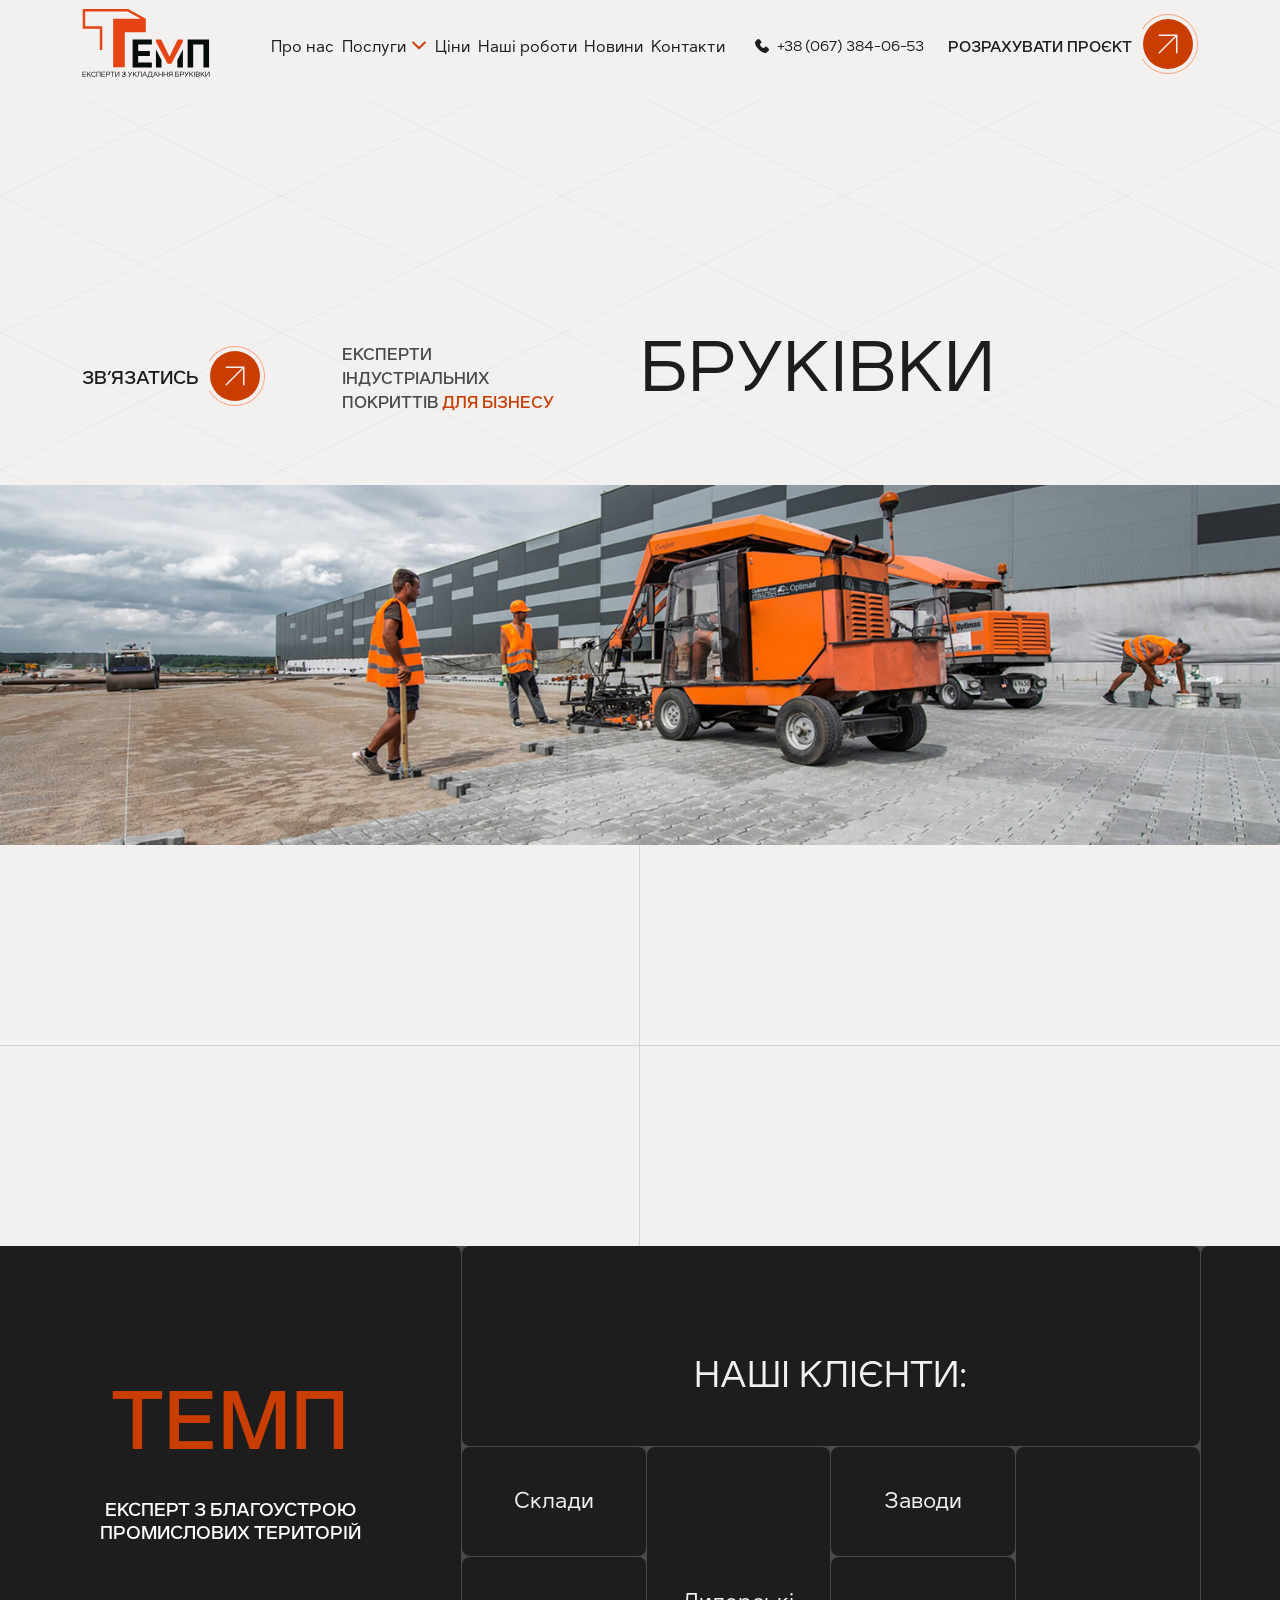
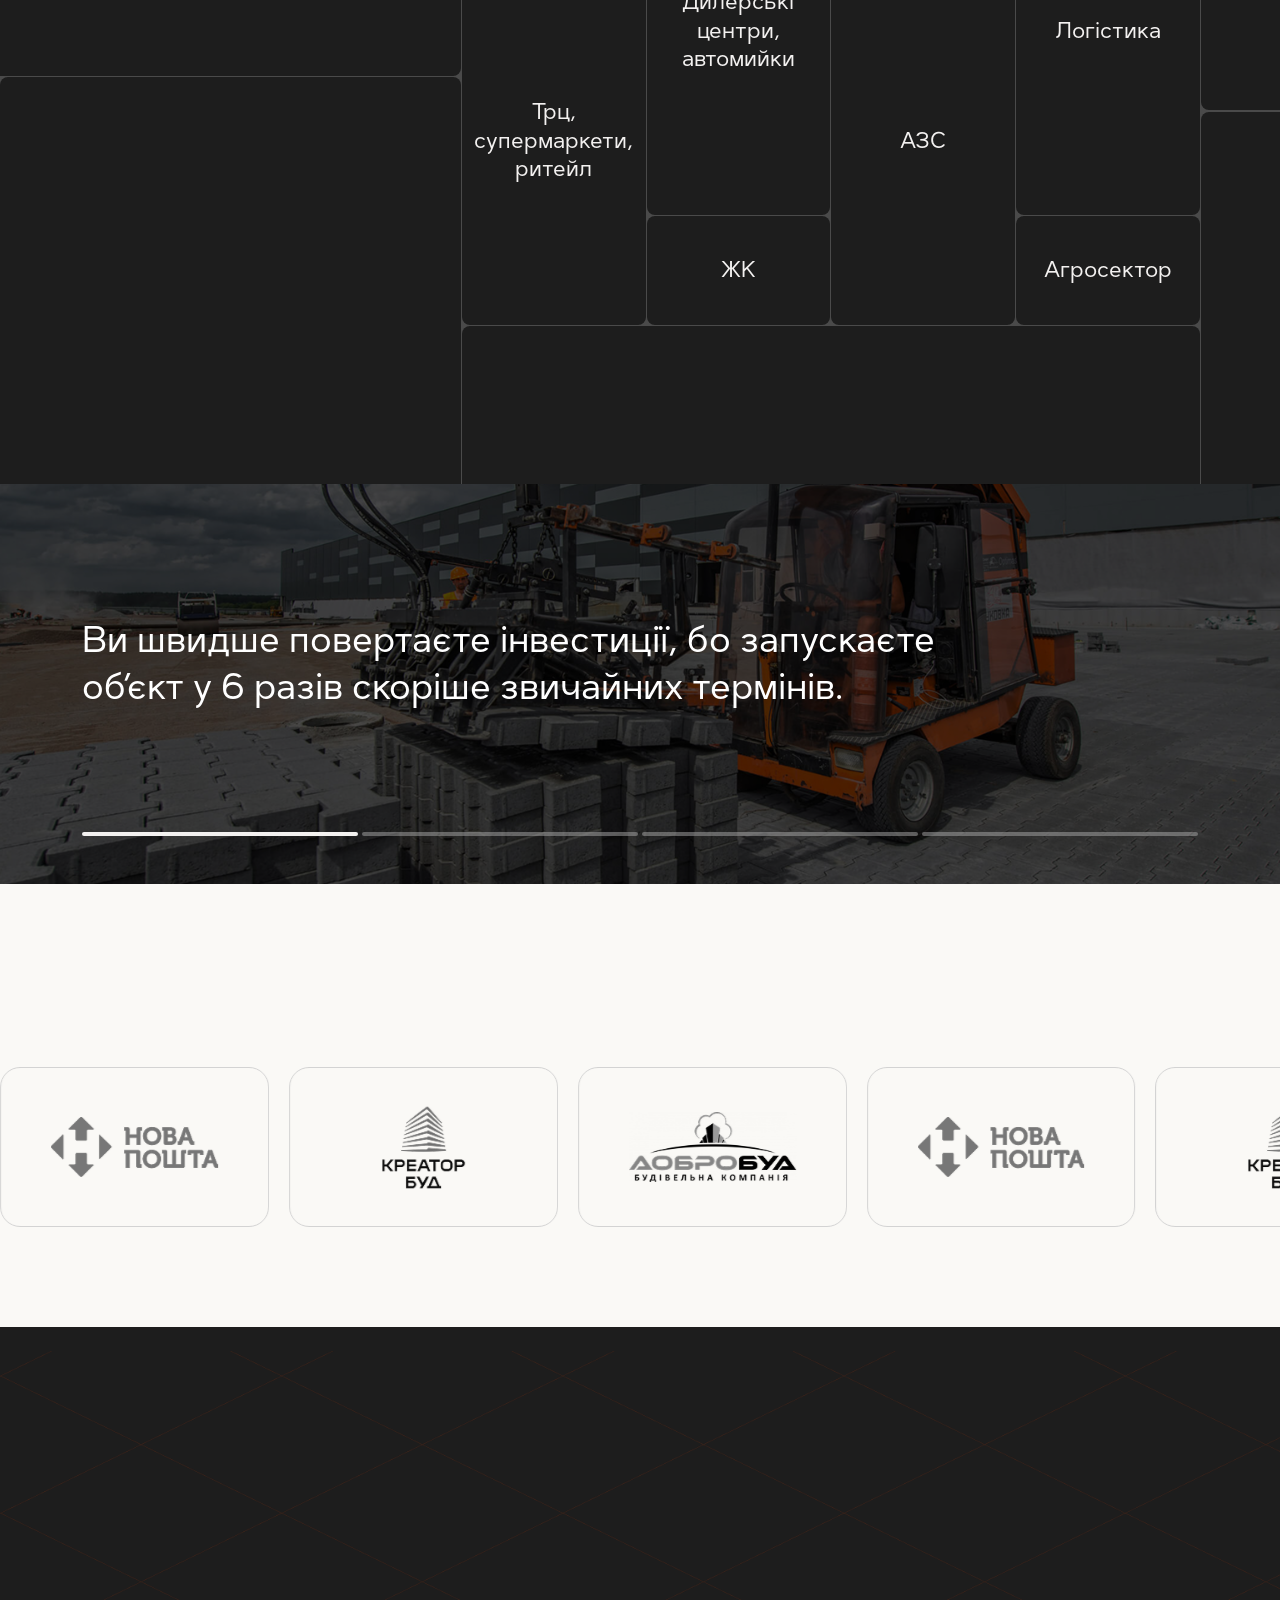
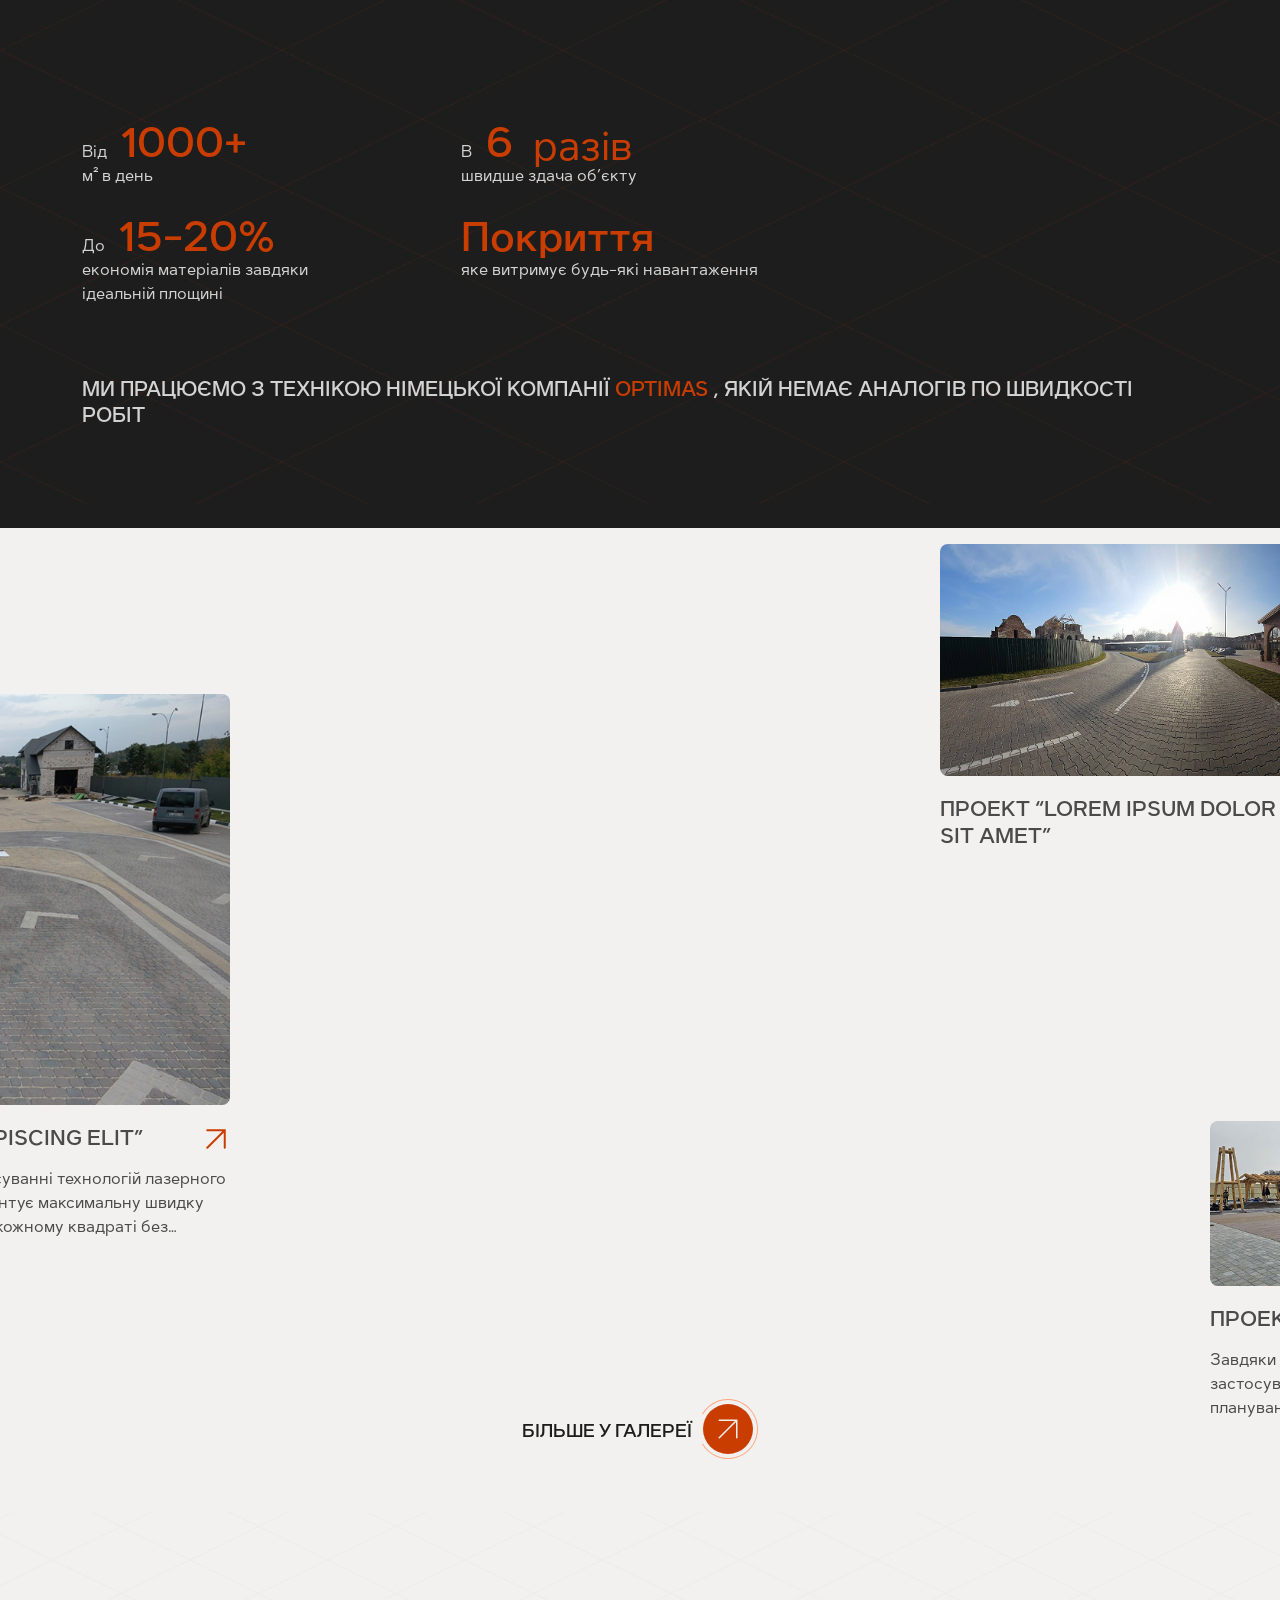
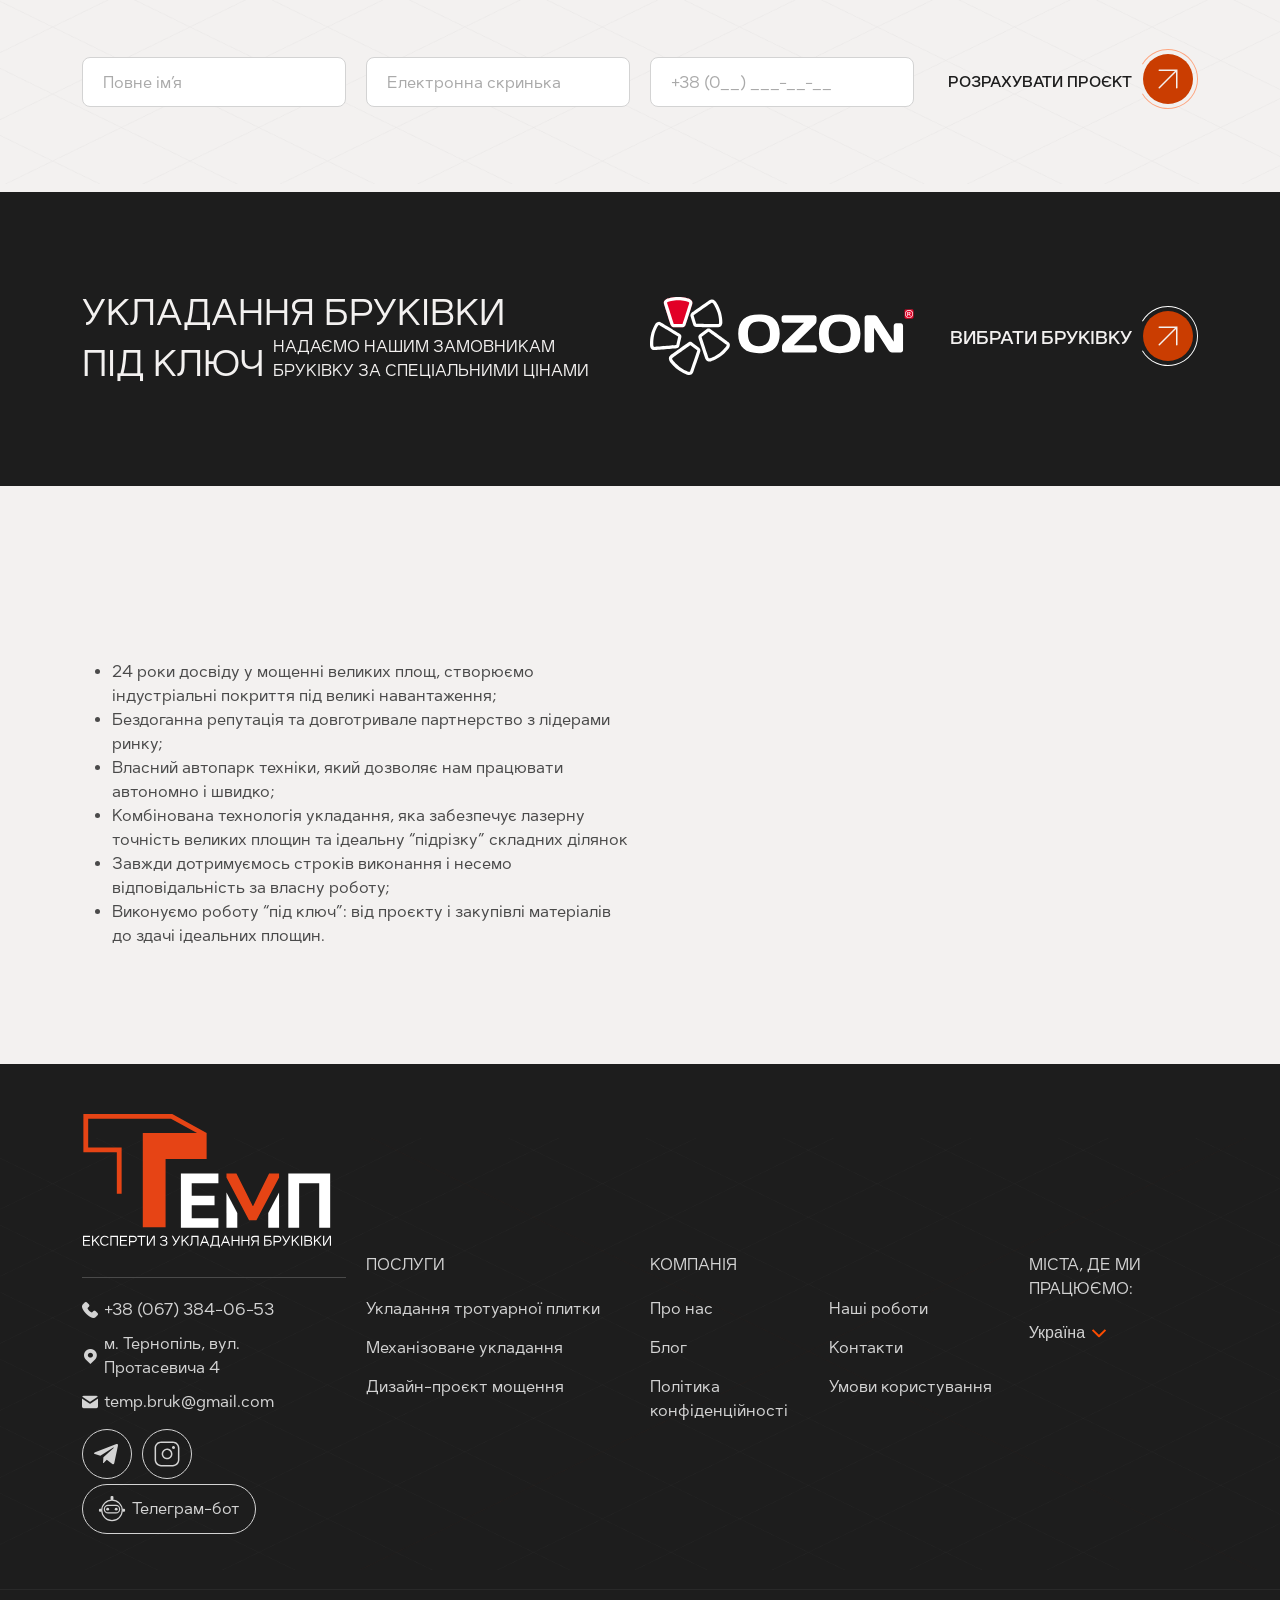
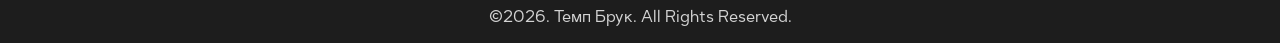
<file: index.html>
<!DOCTYPE html>
<html lang="en">

<head>
    <meta charset="UTF-8">
    <meta http-equiv="X-UA-Compatible" content="IE=edge">
    <meta name="viewport" content="width=device-width, initial-scale=1.0">
    <title>TEMP</title>
    <!-- <link rel="icon" type="image/x-icon" href="favicon.png"> -->

    <link rel="stylesheet" href="css/lib/swiper.css">
    <link rel="stylesheet" href="css/lib/bootstrap-grid.min.css">
    <!-- <link rel="stylesheet" href="css/lib/aos.css"> -->
    <link rel="stylesheet" href="css/lib/splitting.css">


    <link rel="stylesheet" href="css/style.css">
</head>

<body>
    <div class="pagewrapper">
        <header class="header">
            <div class="container">
                <div class="row align-items-center">
                    <div class="col-xl-2 col-md-3 col-4">
                        <a href="#" class="header__logo">
                            <img src="img/general/logo.svg" alt="logo">
                        </a>
                    </div>
                    <div class="col-xl-5 navcol">
                        <nav class="site-nav" aria-label="Primary">
                            <ul class="header__menu">
                                <li class="menu-item"><a href="#">Про нас</a></li>
                                <li class="menu-item menu-item-has-children">
                                    <span>
                                        Послуги
                                        <i>
                                            <svg width="18" height="18" viewBox="0 0 18 18" fill="none"
                                                xmlns="http://www.w3.org/2000/svg">
                                                <path d="M14.728 6.54492L9.00071 12.2722L3.27344 6.54492"
                                                    stroke="#CA3D01" stroke-width="2" stroke-linecap="square"
                                                    stroke-linejoin="round" />
                                            </svg>
                                        </i>
                                    </span>
                                    <ul class="sub-menu">
                                        <li class="menu-item"><a href="#">Укладання бруківки</a>
                                        </li>
                                        <li class="menu-item"><a href="#">Механізоване укладання</a></li>
                                        <li class="menu-item"><a href="#">Ручне укладання бруківки</a>
                                        </li>
                                        <li class="menu-item"><a href="#">Проєктування благоустрою</a>
                                        </li>
                                    </ul>
                                </li>
                                <li class="menu-item"><a href="#">Ціни</a></li>
                                <li class="menu-item"><a href="#">Наші роботи</a></li>
                                <li class="menu-item"><a href="#">Новини</a></li>
                                <li class="menu-item"><a href="#">Контакти</a></li>
                            </ul>
                            <a href="#" class="calculate-btn">
                                Розрахувати проєкт
                                <span class="circle-animation">
                                    <svg width="60" height="60" viewBox="0 0 60 60" fill="none"
                                        xmlns="http://www.w3.org/2000/svg">
                                        <path
                                            d="M4 45C7.30315 50.7192 12.4018 55.1891 18.5052 57.7164C24.6087 60.2436 31.3757 60.687 37.7569 58.9778C44.1381 57.2685 49.7768 53.5022 53.7985 48.2628C57.8201 43.0235 60 36.604 60 30C60 23.396 57.8201 16.9765 53.7985 11.7372C49.7768 6.49784 44.1381 2.73148 37.7569 1.02224C31.3757 -0.687012 24.6087 -0.243627 18.5052 2.28362C12.4018 4.81087 7.30315 9.28075 4 15L4.82025 15.4734C8.01915 9.93466 12.9569 5.60586 18.8677 3.15837C24.7785 0.710881 31.332 0.28149 37.5118 1.93679C43.6916 3.5921 49.1523 7.23958 53.0471 12.3135C56.9418 17.3875 59.0529 23.6044 59.0529 30C59.0529 36.3956 56.9418 42.6125 53.0471 47.6865C49.1523 52.7604 43.6916 56.4079 37.5118 58.0632C31.332 59.7185 24.7785 59.2891 18.8677 56.8416C12.9569 54.3941 8.01915 50.0653 4.82025 44.5266L4 45Z"
                                            fill="#FEA680" />
                                        <rect x="5" y="5" width="50" height="50" rx="25" fill="#CA3D01" />
                                    </svg>
                                    <div class="calculate__icons">
                                        <img class="default-ic" src="img/general/arrow-circlebtn.svg" alt="icon">
                                        <img class="hover-ic" src="img/general/arrow-circlebtn.svg" alt="icon">
                                    </div>
                                </span>
                            </a>
                        </nav>
                        <button class="closemenu">
                            <img src="img/general/close.png" alt="close menu">
                        </button>
                    </div>
                    <div class="col-xl-5 col-md-9 col-8">
                        <div class="header__actions">
                            <a href="tel:+380673840653" class="header__tel">
                                <i class="icon-tel-icon"></i>
                                <span>+38 (067) 384-06-53</span>
                            </a>
                            <a href="#" class="calculate-btn">
                                Розрахувати проєкт
                                <span class="circle-animation">
                                    <svg width="60" height="60" viewBox="0 0 60 60" fill="none"
                                        xmlns="http://www.w3.org/2000/svg">
                                        <path
                                            d="M4 45C7.30315 50.7192 12.4018 55.1891 18.5052 57.7164C24.6087 60.2436 31.3757 60.687 37.7569 58.9778C44.1381 57.2685 49.7768 53.5022 53.7985 48.2628C57.8201 43.0235 60 36.604 60 30C60 23.396 57.8201 16.9765 53.7985 11.7372C49.7768 6.49784 44.1381 2.73148 37.7569 1.02224C31.3757 -0.687012 24.6087 -0.243627 18.5052 2.28362C12.4018 4.81087 7.30315 9.28075 4 15L4.82025 15.4734C8.01915 9.93466 12.9569 5.60586 18.8677 3.15837C24.7785 0.710881 31.332 0.28149 37.5118 1.93679C43.6916 3.5921 49.1523 7.23958 53.0471 12.3135C56.9418 17.3875 59.0529 23.6044 59.0529 30C59.0529 36.3956 56.9418 42.6125 53.0471 47.6865C49.1523 52.7604 43.6916 56.4079 37.5118 58.0632C31.332 59.7185 24.7785 59.2891 18.8677 56.8416C12.9569 54.3941 8.01915 50.0653 4.82025 44.5266L4 45Z"
                                            fill="#FEA680" />
                                        <rect x="5" y="5" width="50" height="50" rx="25" fill="#CA3D01" />
                                    </svg>
                                    <div class="calculate__icons">
                                        <img class="default-ic" src="img/general/arrow-circlebtn.svg" alt="icon">
                                        <img class="hover-ic" src="img/general/arrow-circlebtn.svg" alt="icon">
                                    </div>
                                </span>
                            </a>
                        </div>
                    </div>
                </div>

                <button type="button" class="mebubtn" aria-label="Відкрити меню" aria-expanded="false" aria-controls="site-nav">
                    <img src="img/general/menu.png" alt="menu">
                </button>
            </div>
            <div class="menu-overlay" aria-hidden="true"></div>
        </header>

        <main class="main">
            <section class="hero">
                <div class="container">
                    <div class="hero__wrapper">
                        <h1 class="hero__title ">
                            <span class="hero__redtext reveal-title" data-splitting data-delay="200">механізоване</span>
                            <span class="hero__smspace reveal-title" data-splitting data-delay="300">Укладання</span>
                            <span class="hero__lgspace reveal-title" data-splitting data-delay="400">бруківки</span>
                        </h1>
                        <div class="hero__thumbpic has-animation animation-btt" data-delay="10">
                            <img src="img/main/hero-small.jpg" alt="img">
                            <!-- <video autoplay="" loop="" muted="" playsinline="">
                                <source src="video/hero.mp4" type="video/mp4">
                            </video> -->
                        </div>
                        <div class="hero__info">
                            <a href="#" class="contact-link">
                                Зв’язатись
                                <span class="circle-animation">
                                    <svg width="60" height="60" viewBox="0 0 60 60" fill="none"
                                        xmlns="http://www.w3.org/2000/svg">
                                        <path
                                            d="M4 45C7.30315 50.7192 12.4018 55.1891 18.5052 57.7164C24.6087 60.2436 31.3757 60.687 37.7569 58.9778C44.1381 57.2685 49.7768 53.5022 53.7985 48.2628C57.8201 43.0235 60 36.604 60 30C60 23.396 57.8201 16.9765 53.7985 11.7372C49.7768 6.49784 44.1381 2.73148 37.7569 1.02224C31.3757 -0.687012 24.6087 -0.243627 18.5052 2.28362C12.4018 4.81087 7.30315 9.28075 4 15L4.82025 15.4734C8.01915 9.93466 12.9569 5.60586 18.8677 3.15837C24.7785 0.710881 31.332 0.28149 37.5118 1.93679C43.6916 3.5921 49.1523 7.23958 53.0471 12.3135C56.9418 17.3875 59.0529 23.6044 59.0529 30C59.0529 36.3956 56.9418 42.6125 53.0471 47.6865C49.1523 52.7604 43.6916 56.4079 37.5118 58.0632C31.332 59.7185 24.7785 59.2891 18.8677 56.8416C12.9569 54.3941 8.01915 50.0653 4.82025 44.5266L4 45Z"
                                            fill="#FEA680" />
                                        <rect x="5" y="5" width="50" height="50" rx="25" fill="#CA3D01" />
                                    </svg>
                                    <div class="calculate__icons">
                                        <img class="default-ic" src="img/general/arrow-circlebtn.svg" alt="icon">
                                        <img class="hover-ic" src="img/general/arrow-circlebtn.svg" alt="icon">
                                    </div>
                                </span>
                            </a>
                            <p>
                                Експерти індустріальних покриттів <span class="orange-text">для бізнесу</span>
                            </p>
                        </div>
                    </div>
                </div>
                <div class="hero__mainpic">
                    <img src="img/main/hero.jpg" alt="img">
                    <!-- <video autoplay="" loop="" muted="" playsinline="">
                        <source src="video/hero.mp4" type="video/mp4">
                    </video> -->
                </div>
            </section>

            <section class="benefits p0">
                <div class="row g-0">
                    <div class="col-md-6">
                        <div class="benefits__item">
                            <p class=" reveal-title" data-splitting data-delay="0">
                                <span class="orange-text">1000+ m2 щодня</span> —<br>
                                фіксуємо в договорі
                            </p>
                        </div>
                    </div>
                    <div class="col-md-6">
                        <div class="benefits__item">
                            <p class=" reveal-title" data-splitting data-delay="100">
                                Покриття, які <span class="orange-text">витримують </span><br>
                                реальні навантаження
                            </p>
                        </div>
                    </div>
                    <div class="col-md-6">
                        <div class="benefits__item">
                            <p class=" reveal-title" data-splitting data-delay="200">
                                <span class="orange-text">24 роки досвіду</span><br>
                                в укладанні покриттів
                            </p>
                        </div>
                    </div>
                    <div class="col-md-6">
                        <div class="benefits__item">
                            <p class=" reveal-title" data-splitting data-delay="300">
                                Прискорюємо здачу<br>
                                об’єкта на <span class="orange-text">30-50%</span>
                            </p>
                        </div>
                    </div>
                </div>
            </section>

            <section class="clients p0">
                <div class="row g-0">
                    <div class="clients__leftcol">
                        <div class="gridbox v1">
                            <div class="clients__title">
                                <p class="title">темп</p>
                                <p class="descr">
                                    експерт з благоустрою<br> промислових територій
                                </p>
                            </div>
                        </div>
                    </div>
                    <div class="clients__rightcol">
                        <div class="gridbox v2">
                            <h2 class="white">Наші клієнти:</h2>
                        </div>
                        <div class="gridbox__wrapper row g-0">
                            <div class="col-lg-3 col-6">
                                <a href="#" class="gridbox v3"><span>Склади</span></a>
                                <a href="#" class="gridbox v4">
                                    <span>Трц,<br> супермаркети,<br> ритейл</span>
                                </a>
                            </div>
                            <div class="col-lg-3 col-6">
                                <a href="#" class="gridbox v4">
                                    <span>Дилерські<br> центри,<br> автомийки</span>
                                </a>
                                <a href="#" class="gridbox v3"><span>ЖК</span></a>
                            </div>
                            <div class="col-lg-3 col-6">
                                <a href="#" class="gridbox v3"><span>Заводи</span></a>
                                <a href="#" class="gridbox v4"><span>АЗС</span></a>
                            </div>
                            <div class="col-lg-3 col-6">
                                <a href="#" class="gridbox v4"><span>Логістика</span></a>
                                <a href="#" class="gridbox v3"><span>Агросектор</span></a>
                            </div>
                        </div>
                    </div>
                </div>
            </section>

            <div class="workwithtemp">
                <div class="container">
                    <p class="title reveal-title" data-splitting>Працюючи з темп:</p>
                </div>
                <div class="textslider__bg">
                    <img src="img/main/sliderbg.jpg" alt="">
                </div>
                <div class="container">
                    <div class="swiper textslider">
                        <div class="swiper-wrapper">
                            <div class="swiper-slide">
                                <div class="slide-content">
                                    <p>
                                        Ви швидше повертаєте інвестиції, бо запускаєте<br>
                                        об’єкт у 6 разів скоріше звичайних термінів.
                                    </p>
                                </div>
                            </div>
                            <div class="swiper-slide">
                                <div class="slide-content">
                                    <p>
                                        Ви отримуєте гарантію якості, відповідність міжнародним нормам та об’єкт, який
                                        пройде перевірку LIDAR сканером
                                    </p>
                                </div>
                            </div>
                            <div class="swiper-slide">
                                <div class="slide-content">
                                    <p>
                                        Вам гарантована цифрова точність та економія матеріалів чепрез вирівнювання
                                        основи лазерним планувальником
                                    </p>
                                </div>
                            </div>
                            <div class="swiper-slide">
                                <div class="slide-content">
                                    <p>
                                        Ви отримуєте роботу «під ключ» — автономну бригаду, яка заїжджає на об’єкт з
                                        власним автопарком техніки та експертизою
                                    </p>
                                </div>
                            </div>
                        </div>
                        <div class="swiper-pagination linepag"></div>
                    </div>
                </div>
            </div>

            <div class="trust">
                <div class="container">
                    <h2 class="reveal-title" data-splitting>Нам <span class="orange-text">довіряють</span> лідери ринку
                    </h2>
                </div>
                <div class="swiper logoslider">
                    <div class="swiper-wrapper">
                        <div class="swiper-slide">
                            <div class="logoslider__item">
                                <img src="img/main/partner1.png" alt="logo">
                            </div>
                        </div>
                        <div class="swiper-slide">
                            <div class="logoslider__item">
                                <img src="img/main/partner2.png" alt="logo">
                            </div>
                        </div>
                        <div class="swiper-slide">
                            <div class="logoslider__item">
                                <img src="img/main/partner3.png" alt="logo">
                            </div>
                        </div>
                        <div class="swiper-slide">
                            <div class="logoslider__item">
                                <img src="img/main/partner4.png" alt="logo">
                            </div>
                        </div>
                        <div class="swiper-slide">
                            <div class="logoslider__item">
                                <img src="img/main/partner2.png" alt="logo">
                            </div>
                        </div>
                        <div class="swiper-slide">
                            <div class="logoslider__item">
                                <img src="img/main/partner3.png" alt="logo">
                            </div>
                        </div>
                        <div class="swiper-slide">
                            <div class="logoslider__item">
                                <img src="img/main/partner4.png" alt="logo">
                            </div>
                        </div>
                    </div>
                </div>
            </div>

            <section class="advantage-sect dark-bg">
                <div class="container">
                    <div class="row">
                        <div class="col-lg-8">
                            <div class="advantage-sect__content">
                                <div class="intro">
                                    <h2 class="white reveal-title" data-splitting>
                                        Точна геометрія основи — швидкість без втрати якості
                                    </h2>
                                    <p class="reveal-title" data-splitting>
                                        Завдяки багаторічній експертизі і застосуванні технологій лазерного планування
                                        основи компанія <strong>ТЕМП</strong> гарантує максимальну швидку роботу та
                                        гарантує стабільну якість на кожному квадраті без «хвиль», просідань і переробок
                                    </p>
                                </div>
                                <div class="row">
                                    <div class="col-sm-6">
                                        <div class="advantage-sect__item">
                                            <p class="reveal-title" data-splitting data-delay="200">
                                                Від <span class="highlighted">
                                                    <i class="orange-text">1000+</i>
                                                </span><br>
                                                м² в день
                                            </p>
                                        </div>
                                    </div>
                                    <div class="col-sm-6">
                                        <div class="advantage-sect__item">
                                            <p class="reveal-title" data-splitting data-delay="200">
                                                В <span class="highlighted">
                                                    <i class="orange-text">6</i> разів
                                                </span><br>
                                                швидше здача об’єкту
                                            </p>
                                        </div>
                                    </div>
                                    <div class="col-sm-6">
                                        <div class="advantage-sect__item">
                                            <p class="reveal-title" data-splitting data-delay="400">
                                                До <span class="highlighted"><i
                                                        class="orange-text">15-20%</i></span><br>
                                                економія матеріалів завдяки<br> ідеальній площині
                                            </p>
                                        </div>
                                    </div>
                                    <div class="col-sm-6">
                                        <div class="advantage-sect__item">
                                            <p class="reveal-title" data-splitting data-delay="400">
                                                <span class="highlighted"><i class="orange-text">Покриття</i></span><br>
                                                яке витримує будь-які навантаження
                                            </p>
                                        </div>
                                    </div>


                                </div>
                            </div>
                        </div>
                        <div class="col-lg-4">
                            <div class="advantage-sect__img has-animation animation-btt" data-delay="20">
                                <img src="img/main/advantage.jpg" alt="img">
                            </div>

                        </div>
                        <div class="col-12">
                            <div class="infotext">
                                <p>
                                    Ми працюємо з технікою німецької компанії <span class="orange-text">OPTIMAS</span>,
                                    якій немає аналогів
                                    по швидкості
                                    робіт
                                </p>
                            </div>
                        </div>
                    </div>
                </div>
            </section>

            <section class="objects">
                <div class="container">
                    <h2 class="reveal-title" data-splitting>
                        <span class="orange-text">1000+</span> реалізованих об’єктів<br> якими ми пишаємось
                    </h2>
                    <div class="row">
                        <div class="col-md-6">
                            <div class="objects__item gsap1">
                                <a href="#">
                                    <div class="objects__item-img img-lg">
                                        <img src="img/main/object1.jpg" alt="img">
                                    </div>
                                    <h4>
                                        Проект “consectetur adipiscing elit”
                                        <span class="linkarr-anim">
                                            <img class="default-ic" src="img/general/link-arrow-orange.svg" alt="icon">
                                            <img class="hover-ic" src="img/general/link-arrow-orange.svg" alt="icon">
                                        </span>
                                    </h4>
                                    <p>
                                        Завдяки багаторічній експертизі і застосуванні технологій лазерного планування
                                        основи компанія ТЕМП гарантує максимальну швидку роботу та гарантує стабільну
                                        якість
                                        на кожному квадраті без «хвиль», просідань і переробок
                                    </p>
                                </a>
                            </div>
                        </div>
                        <div class="col-lg-5 rightcol col-md-6">
                            <div class="objects__item gsap2">
                                <a href="#">
                                    <div class="objects__item-img img-md">
                                        <img src="img/main/object2.jpg" alt="img">
                                    </div>
                                    <h4>
                                        Проект “Lorem ipsum dolor sit amet”
                                        <span class="linkarr-anim">
                                            <img class="default-ic" src="img/general/link-arrow-orange.svg" alt="icon">
                                            <img class="hover-ic" src="img/general/link-arrow-orange.svg" alt="icon">
                                        </span>
                                    </h4>
                                </a>
                            </div>
                            <div class="objects__item leftspace gsap3">
                                <a href="#">
                                    <div class="objects__item-img img-sm ">
                                        <img src="img/main/object3.jpg" alt="img">
                                    </div>
                                    <h4>
                                        Проект “1”
                                        <span class="linkarr-anim">
                                            <img class="default-ic" src="img/general/link-arrow-orange.svg" alt="icon">
                                            <img class="hover-ic" src="img/general/link-arrow-orange.svg" alt="icon">
                                        </span>
                                    </h4>
                                    <p>
                                        Завдяки багаторічній експертизі і застосуванні технологій лазерного планування
                                        основи компанія ТЕМП гарантує максимальну швидку роботу та гарантує стабільну
                                        якість
                                        на кожному квадраті без «хвиль», просідань і переробок
                                    </p>
                                </a>
                            </div>
                        </div>
                    </div>
                    <div class="bottsectbtn">
                        <a href="#" class="contact-link">
                            Більше у галереї
                            <span class="circle-animation">
                                <svg width="60" height="60" viewBox="0 0 60 60" fill="none"
                                    xmlns="http://www.w3.org/2000/svg">
                                    <path
                                        d="M4 45C7.30315 50.7192 12.4018 55.1891 18.5052 57.7164C24.6087 60.2436 31.3757 60.687 37.7569 58.9778C44.1381 57.2685 49.7768 53.5022 53.7985 48.2628C57.8201 43.0235 60 36.604 60 30C60 23.396 57.8201 16.9765 53.7985 11.7372C49.7768 6.49784 44.1381 2.73148 37.7569 1.02224C31.3757 -0.687012 24.6087 -0.243627 18.5052 2.28362C12.4018 4.81087 7.30315 9.28075 4 15L4.82025 15.4734C8.01915 9.93466 12.9569 5.60586 18.8677 3.15837C24.7785 0.710881 31.332 0.28149 37.5118 1.93679C43.6916 3.5921 49.1523 7.23958 53.0471 12.3135C56.9418 17.3875 59.0529 23.6044 59.0529 30C59.0529 36.3956 56.9418 42.6125 53.0471 47.6865C49.1523 52.7604 43.6916 56.4079 37.5118 58.0632C31.332 59.7185 24.7785 59.2891 18.8677 56.8416C12.9569 54.3941 8.01915 50.0653 4.82025 44.5266L4 45Z"
                                        fill="#FEA680"></path>
                                    <rect x="5" y="5" width="50" height="50" rx="25" fill="#CA3D01"></rect>
                                </svg>
                                <div class="calculate__icons">
                                    <img class="default-ic" src="img/general/arrow-circlebtn.svg" alt="icon">
                                    <img class="hover-ic" src="img/general/arrow-circlebtn.svg" alt="icon">
                                </div>
                            </span>
                        </a>
                    </div>
                </div>
            </section>

            <section class="consult">
                <div class="container">
                    <h2 class="reveal-title" data-splitting><span class="orange-text">Розрахуємо</span> вартість та
                        терміни</h2>
                    <form action="#">
                        <div class="row align-items-center">
                            <div class="col-lg-3 col-md-4">
                                <div class="inputfield">
                                    <input type="text" placeholder="Повне ім’я">
                                </div>
                            </div>
                            <div class="col-lg-3 col-md-4">
                                <div class="inputfield">
                                    <input type="email" placeholder="Електронна скринька">
                                </div>
                            </div>
                            <div class="col-lg-3 col-md-4">
                                <div class="inputfield">
                                    <input type="text" class="telnum" placeholder="+38 (0__) ___-__-__">
                                </div>
                            </div>
                            <div class="col-lg-3 col-12 text-end text-md-center">
                                <button type="submit" class="contact-link">
                                    розрахувати проєкт
                                    <span class="circle-animation">
                                        <svg width="60" height="60" viewBox="0 0 60 60" fill="none"
                                            xmlns="http://www.w3.org/2000/svg">
                                            <path
                                                d="M4 45C7.30315 50.7192 12.4018 55.1891 18.5052 57.7164C24.6087 60.2436 31.3757 60.687 37.7569 58.9778C44.1381 57.2685 49.7768 53.5022 53.7985 48.2628C57.8201 43.0235 60 36.604 60 30C60 23.396 57.8201 16.9765 53.7985 11.7372C49.7768 6.49784 44.1381 2.73148 37.7569 1.02224C31.3757 -0.687012 24.6087 -0.243627 18.5052 2.28362C12.4018 4.81087 7.30315 9.28075 4 15L4.82025 15.4734C8.01915 9.93466 12.9569 5.60586 18.8677 3.15837C24.7785 0.710881 31.332 0.28149 37.5118 1.93679C43.6916 3.5921 49.1523 7.23958 53.0471 12.3135C56.9418 17.3875 59.0529 23.6044 59.0529 30C59.0529 36.3956 56.9418 42.6125 53.0471 47.6865C49.1523 52.7604 43.6916 56.4079 37.5118 58.0632C31.332 59.7185 24.7785 59.2891 18.8677 56.8416C12.9569 54.3941 8.01915 50.0653 4.82025 44.5266L4 45Z"
                                                fill="#FEA680"></path>
                                            <rect x="5" y="5" width="50" height="50" rx="25" fill="#CA3D01"></rect>
                                        </svg>
                                        <div class="calculate__icons">
                                            <img class="default-ic" src="img/general/arrow-circlebtn.svg" alt="icon">
                                            <img class="hover-ic" src="img/general/arrow-circlebtn.svg" alt="icon">
                                        </div>
                                    </span>
                                </button>
                            </div>
                        </div>
                    </form>
                </div>
            </section>

            <section class="cta dark-bg">
                <div class="container">
                    <div class="row align-items-center">
                        <div class="col-lg-6">
                            <h2 class="white">
                                Укладання бруківки <br>
                                під ключ
                                <span class="subtext">Надаємо нашим замовникам бруківку за спеціальними цінами</span>
                            </h2>
                        </div>
                        <div class="col-lg-3">
                            <img src="img/main/logo1.svg" alt="ozon">
                        </div>
                        <div class="col-lg-3 text-end text-md-center">
                            <a href="#" class="contact-link white">
                                Вибрати бруківку
                                <span class="circle-animation">
                                    <svg width="60" height="60" viewBox="0 0 60 60" fill="none"
                                        xmlns="http://www.w3.org/2000/svg">
                                        <path
                                            d="M4 45C7.30315 50.7192 12.4018 55.1891 18.5052 57.7164C24.6087 60.2436 31.3757 60.687 37.7569 58.9778C44.1381 57.2685 49.7768 53.5022 53.7985 48.2628C57.8201 43.0235 60 36.604 60 30C60 23.396 57.8201 16.9765 53.7985 11.7372C49.7768 6.49784 44.1381 2.73148 37.7569 1.02224C31.3757 -0.687012 24.6087 -0.243627 18.5052 2.28362C12.4018 4.81087 7.30315 9.28075 4 15L4.82025 15.4734C8.01915 9.93466 12.9569 5.60586 18.8677 3.15837C24.7785 0.710881 31.332 0.28149 37.5118 1.93679C43.6916 3.5921 49.1523 7.23958 53.0471 12.3135C56.9418 17.3875 59.0529 23.6044 59.0529 30C59.0529 36.3956 56.9418 42.6125 53.0471 47.6865C49.1523 52.7604 43.6916 56.4079 37.5118 58.0632C31.332 59.7185 24.7785 59.2891 18.8677 56.8416C12.9569 54.3941 8.01915 50.0653 4.82025 44.5266L4 45Z"
                                            fill="#fff"></path>
                                        <rect x="5" y="5" width="50" height="50" rx="25" fill="#CA3D01"></rect>
                                    </svg>
                                    <div class="calculate__icons">
                                        <img class="default-ic" src="img/general/arrow-circlebtn.svg" alt="icon">
                                        <img class="hover-ic" src="img/general/arrow-circlebtn.svg" alt="icon">
                                    </div>
                                </span>
                            </a>
                        </div>
                    </div>
                </div>
            </section>

            <section class="textsection">
                <div class="container">
                    <div class="row">
                        <div class="col-lg-6">
                            <div class="textsection__content">
                                <h2 class="reveal-title" data-splitting>Про <span class="orange-text">нас</span></h2>
                                <ul>
                                    <li>
                                        24 роки досвіду у мощенні великих площ, створюємо індустріальні покриття під
                                        великі навантаження;
                                    </li>
                                    <li>
                                        Бездоганна репутація та довготривале партнерство з лідерами ринку;
                                    </li>
                                    <li>
                                        Власний автопарк техніки, який дозволяє нам працювати автономно і швидко;
                                    </li>
                                    <li>
                                        Комбінована технологія укладання, яка забезпечує лазерну точність великих площин
                                        та ідеальну “підрізку” складних ділянок
                                    </li>
                                    <li>
                                        Завжди дотримуємось строків виконання і несемо відповідальність за власну
                                        роботу;
                                    </li>
                                    <li>
                                        Виконуємо роботу “під ключ”: від проєкту і закупівлі матеріалів до здачі
                                        ідеальних площин.
                                    </li>
                                </ul>
                                <!-- <h3>Lorem, ipsum dolor.</h3>
                                <h4>Lorem, ipsum dolor.</h4>
                                <h5>Lorem, ipsum dolor.</h5>
                                <h6>Lorem, ipsum dolor.</h6>
                                <p>Lorem ipsum dolor sit amet consectetur adipisicing elit. Libero aliquid dolorum,
                                    labore itaque nulla nostrum sequi ea voluptatum minima ratione quis consequuntur,
                                    dolorem, sed repellendus qui ipsa possimus rerum magnam?</p> -->
                            </div>
                        </div>
                        <div class="col-lg-6">
                            <div class="imgwrap has-animation animation-btt" data-delay="200">
                                <img src="img/main/image.jpg" alt="img">
                            </div>
                        </div>
                    </div>
                </div>
            </section>

        </main>

        <footer class="footer">
            <div class="footer__content">
                <div class="container">
                    <div class="row">
                        <div class="col-xl-12 col-lg-7 col-md-6">
                            <a class="footer__logo" href="#">
                                <img src="img/general/footer-logo.svg" alt="logo">
                            </a>
                        </div>
                        <div class="col-xxl-4 col-xl-3 col-lg-5 col-md-6">
                            <div class="footer__contact-info">
                                <ul class="addrlist">
                                    <li>
                                        <a href="tel:+380673840653">
                                            <i class="icon-tel-icon"></i>
                                            +38 (067) 384-06-53
                                        </a>
                                    </li>
                                    <li>
                                        <a href="#">
                                            <i class="icon-footer-loc"></i>
                                            м. Тернопіль, вул. Протасевича 4
                                        </a>
                                    </li>
                                    <li>
                                        <a href="mailto:temp.bruk@gmail.com">
                                            <i class="icon-footer-email"></i>
                                            temp.bruk@gmail.com
                                        </a>

                                    </li>
                                </ul>
                                <ul class="soclist">
                                    <li>
                                        <a href="#" target="_blank">
                                            <svg width="28" height="28" viewBox="0 0 28 28" fill="none"
                                                xmlns="http://www.w3.org/2000/svg">
                                                <path
                                                    d="M24.9339 5.84104L21.3083 23.0011C21.0414 24.2179 20.32 24.5137 19.3133 23.9405L13.7921 19.8539L11.1309 22.4316C10.8733 22.7644 10.4739 22.9771 10.0267 22.9771C10.023 22.9771 10.0212 22.9771 10.0175 22.9771L10.4095 17.3298L20.6421 8.04337C21.0838 7.64951 20.5427 7.42576 19.9556 7.81963L7.31396 15.819L1.86641 14.1104C0.688555 13.735 0.655427 12.927 2.11486 12.3463L23.4008 4.10284C24.3909 3.74041 25.2522 4.33953 24.932 5.84289L24.9339 5.84104Z"
                                                    fill="#D3D3D3" />
                                            </svg>
                                        </a>
                                    </li>
                                    <li>
                                        <a href="#" target="_blank">
                                            <svg width="28" height="28" viewBox="0 0 28 28" fill="none"
                                                xmlns="http://www.w3.org/2000/svg">
                                                <path
                                                    d="M24.917 8.16699C24.9168 5.35969 22.6413 3.08398 19.834 3.08398H8.16699C5.3598 3.08416 3.08416 5.3598 3.08398 8.16699V19.834C3.08398 22.6413 5.35969 24.9168 8.16699 24.917H19.834C22.6414 24.917 24.917 22.6414 24.917 19.834V8.16699ZM26.417 19.834C26.417 23.4699 23.4699 26.417 19.834 26.417H8.16699C4.53127 26.4168 1.58398 23.4697 1.58398 19.834V8.16699C1.58416 4.53138 4.53138 1.58416 8.16699 1.58398H19.834C23.4697 1.58398 26.4168 4.53127 26.417 8.16699V19.834Z"
                                                    fill="#D3D3D3" />
                                                <path
                                                    d="M11.5551 9.14161C12.5663 8.61695 13.7173 8.42476 14.8441 8.5918C15.9937 8.76227 17.0585 9.29835 17.8803 10.1201C18.7018 10.9418 19.2372 12.0059 19.4076 13.1553C19.5747 14.2822 19.3825 15.4331 18.8578 16.4443C18.3331 17.4556 17.5024 18.2759 16.4848 18.7881C15.4671 19.3002 14.3136 19.4788 13.1889 19.2979C12.0643 19.1168 11.0256 18.5856 10.2201 17.7803C9.41451 16.9747 8.88258 15.9354 8.70156 14.8106C8.52057 13.6857 8.69915 12.5323 9.21133 11.5147C9.72356 10.497 10.5438 9.66634 11.5551 9.14161ZM14.6244 10.0752C13.8095 9.95437 12.9767 10.0942 12.2455 10.4736C11.5145 10.8531 10.9215 11.4538 10.5512 12.1895C10.181 12.9252 10.0522 13.7591 10.183 14.5723C10.3139 15.3856 10.6982 16.1372 11.2807 16.7197C11.863 17.302 12.6141 17.6855 13.4271 17.8164C14.2405 17.9473 15.0751 17.8186 15.8109 17.4482C16.5467 17.0779 17.1474 16.4851 17.5268 15.7539C17.9062 15.0227 18.0451 14.1899 17.9242 13.375C17.8009 12.5441 17.4137 11.7747 16.8197 11.1807C16.2255 10.5865 15.4557 10.1985 14.6244 10.0752Z"
                                                    fill="#D3D3D3" />
                                                <path
                                                    d="M21.9838 7.27997C22.0301 7.59207 21.9767 7.91081 21.8314 8.19085C21.6861 8.4709 21.4562 8.698 21.1744 8.83985C20.8926 8.9817 20.5732 9.03107 20.2617 8.98095C19.9502 8.93082 19.6624 8.78375 19.4393 8.56066C19.2162 8.33756 19.0692 8.0498 19.0191 7.7383C18.9689 7.42681 19.0183 7.10744 19.1601 6.82562C19.302 6.5438 19.5291 6.31388 19.8091 6.16857C20.0892 6.02325 20.4079 5.96995 20.72 6.01623C21.0384 6.06343 21.3331 6.21177 21.5607 6.43934C21.7882 6.66691 21.9366 6.96163 21.9838 7.27997Z"
                                                    fill="#D3D3D3" />
                                            </svg>
                                        </a>
                                    </li>
                                    <li>
                                        <a class="textbtn" href="#" target="_blank">
                                            <svg width="28" height="28" viewBox="0 0 28 28" fill="none"
                                                xmlns="http://www.w3.org/2000/svg">
                                                <circle class="hstroke" cx="14.0006" cy="15.3063" r="10.2453"
                                                    stroke="#D3D3D3" stroke-width="1.2" />
                                                <rect class="hstroke" x="6.36758" y="10.4184" width="15.264"
                                                    height="7.424" rx="3.712" stroke="#D3D3D3" stroke-width="1.2" />
                                                <circle class="hfill" cx="9.68636" cy="14.1307" r="1.43733"
                                                    fill="#D3D3D3" />
                                                <circle class="hfill" cx="18.1805" cy="14.1307" r="1.43733"
                                                    fill="#D3D3D3" />
                                                <rect class="hfill" x="0.933594" y="13.8691" width="2.87467"
                                                    height="2.87467" rx="1" fill="#D3D3D3" />
                                                <rect class="hfill" x="12.5625" y="0.933594" width="2.87467"
                                                    height="4.18133" rx="1" fill="#D3D3D3" />
                                                <rect class="hfill" x="24.1914" y="13.8691" width="2.87467"
                                                    height="2.87467" rx="1" fill="#D3D3D3" />
                                            </svg>
                                            Телеграм-бот
                                        </a>
                                    </li>
                                </ul>
                            </div>
                        </div>
                        <div class="col-xxl-2 offset-xxl-1 col-xl-3 col-lg-4">
                            <div class="footer__item">
                                <p class="title">послуги</p>
                                <ul>
                                    <li><a href="#">Укладання тротуарної плитки</a></li>
                                    <li><a href="#">Механізоване укладання</a></li>
                                    <li><a href="#">Дизайн-проєкт мощення</a></li>
                                </ul>
                            </div>
                        </div>
                        <div class="col-xxl-3 col-xl-4 col-lg-4">
                            <div class="footer__item ">
                                <p class="title">Компанія</p>
                                <ul class="listcol2">
                                    <li><a href="#">Про нас</a></li>
                                    <li><a href="#">Наші роботи</a></li>
                                    <li><a href="#">Блог</a></li>
                                    <li><a href="#">Контакти</a></li>
                                    <li><a href="#">Політика конфіденційності</a></li>
                                    <li><a href="#">Умови користування</a></li>
                                </ul>
                            </div>
                        </div>
                        <div class="col-xxl-2 col-xl-2 col-lg-4">
                            <div class="footer__item">
                                <p class="title">Міста, де ми працюємо:</p>
                                <div class="states">
                                    <button type="button" aria-expanded="false">Україна</button>
                                    <ul>
                                        <li><a href="#">Тернопіль</a></li>
                                        <li><a href="#">Івано-Франківськ</a></li>
                                        <li><a href="#">Київ</a></li>
                                    </ul>
                                </div>
                            </div>
                        </div>
                    </div>
                </div>
            </div>
            <div class="footer__rights">
                <div class="container">
                    <p>©2026. Темп Брук. All Rights Reserved.</p>
                </div>
            </div>
        </footer>
    </div>

    <!-- Попап «Розрахувати проєкт» — каркас; контент додасте пізніше -->
    <div class="calc-popup" id="calc-popup" aria-hidden="true">
        <div class="calc-popup__overlay" data-calc-popup-close></div>
        <div class="calc-popup__dialog" role="dialog" aria-modal="true" aria-label="Розрахувати проєкт">
            <button type="button" class="calc-popup__close" data-calc-popup-close aria-label="Закрити">
                <img src="img/general/close-modal.svg" alt="" aria-hidden="true">
            </button>
            <div class="calc-popup__content">
                <h3>
                    <span>РОЗПОЧНЕМО</span> ВАШ ПРОЄКТ
                </h3>
                <p>
                    Розкажіть нам про задачу — <br>
                    ми знайдемо найкраще рішення.
                </p>
                <form action="#">
                    <div class="inputfield">
                        <input type="text" placeholder="Повне ім’я">
                    </div>
                    <div class="inputfield">
                        <input type="email" placeholder="Електронна скринька">
                    </div>
                    <div class="inputfield">
                        <input type="text" class="telnum" placeholder="+38 (0__) ___-__-__">
                    </div>
                    <button type="submit" class="contact-link">
                        Надіслати
                        <span class="circle-animation">
                            <svg width="60" height="60" viewBox="0 0 60 60" fill="none"
                                xmlns="http://www.w3.org/2000/svg">
                                <path
                                    d="M4 45C7.30315 50.7192 12.4018 55.1891 18.5052 57.7164C24.6087 60.2436 31.3757 60.687 37.7569 58.9778C44.1381 57.2685 49.7768 53.5022 53.7985 48.2628C57.8201 43.0235 60 36.604 60 30C60 23.396 57.8201 16.9765 53.7985 11.7372C49.7768 6.49784 44.1381 2.73148 37.7569 1.02224C31.3757 -0.687012 24.6087 -0.243627 18.5052 2.28362C12.4018 4.81087 7.30315 9.28075 4 15L4.82025 15.4734C8.01915 9.93466 12.9569 5.60586 18.8677 3.15837C24.7785 0.710881 31.332 0.28149 37.5118 1.93679C43.6916 3.5921 49.1523 7.23958 53.0471 12.3135C56.9418 17.3875 59.0529 23.6044 59.0529 30C59.0529 36.3956 56.9418 42.6125 53.0471 47.6865C49.1523 52.7604 43.6916 56.4079 37.5118 58.0632C31.332 59.7185 24.7785 59.2891 18.8677 56.8416C12.9569 54.3941 8.01915 50.0653 4.82025 44.5266L4 45Z"
                                    fill="#FEA680"></path>
                                <rect x="5" y="5" width="50" height="50" rx="25" fill="#CA3D01"></rect>
                            </svg>
                            <div class="calculate__icons">
                                <img class="default-ic" src="img/general/arrow-circlebtn.svg" alt="icon">
                                <img class="hover-ic" src="img/general/arrow-circlebtn.svg" alt="icon">
                            </div>
                        </span>
                    </button>
                    
                </form>
            </div>
        </div>
    </div>

    <script src="js/lib/jquery.js"></script>
    <script src="js/lib/swiper.js"></script>
    <!-- <script src="js/lib/aos.js"></script> -->
    <!-- плавний скрол + відслідковування скролу -->
    <script src="js/lib/lenis.js"></script>
    <!-- розділення тексту на елементи для анімації -->
    <script src="js/lib/splitting.js"></script>
    <!-- анімація -->
    <script src="js/lib/gsap.min.js"></script>
    <script src="js/lib/ScrollTrigger.min.js"></script>

    <script src="js/lib/jquery.inputmask.min.js"></script>
    <script src="js/main.js"></script>

</body>


</html>
</file>
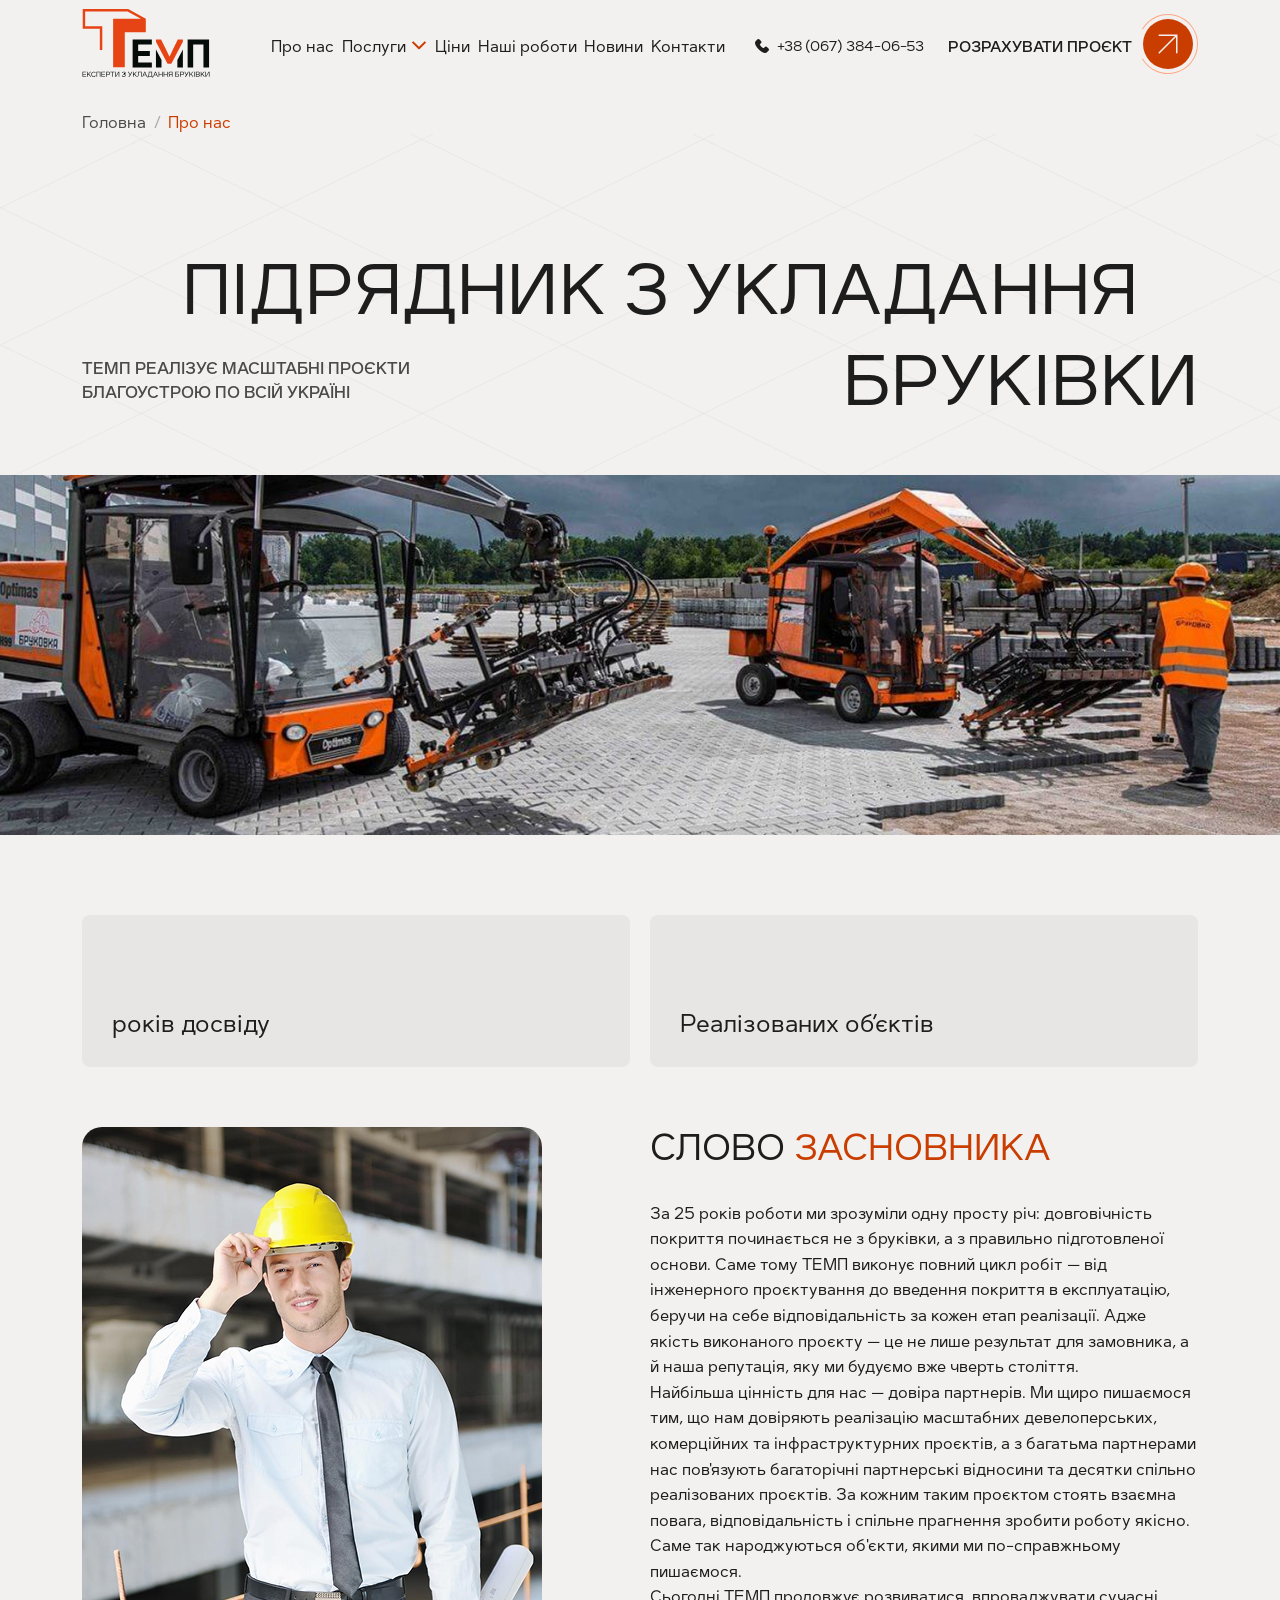
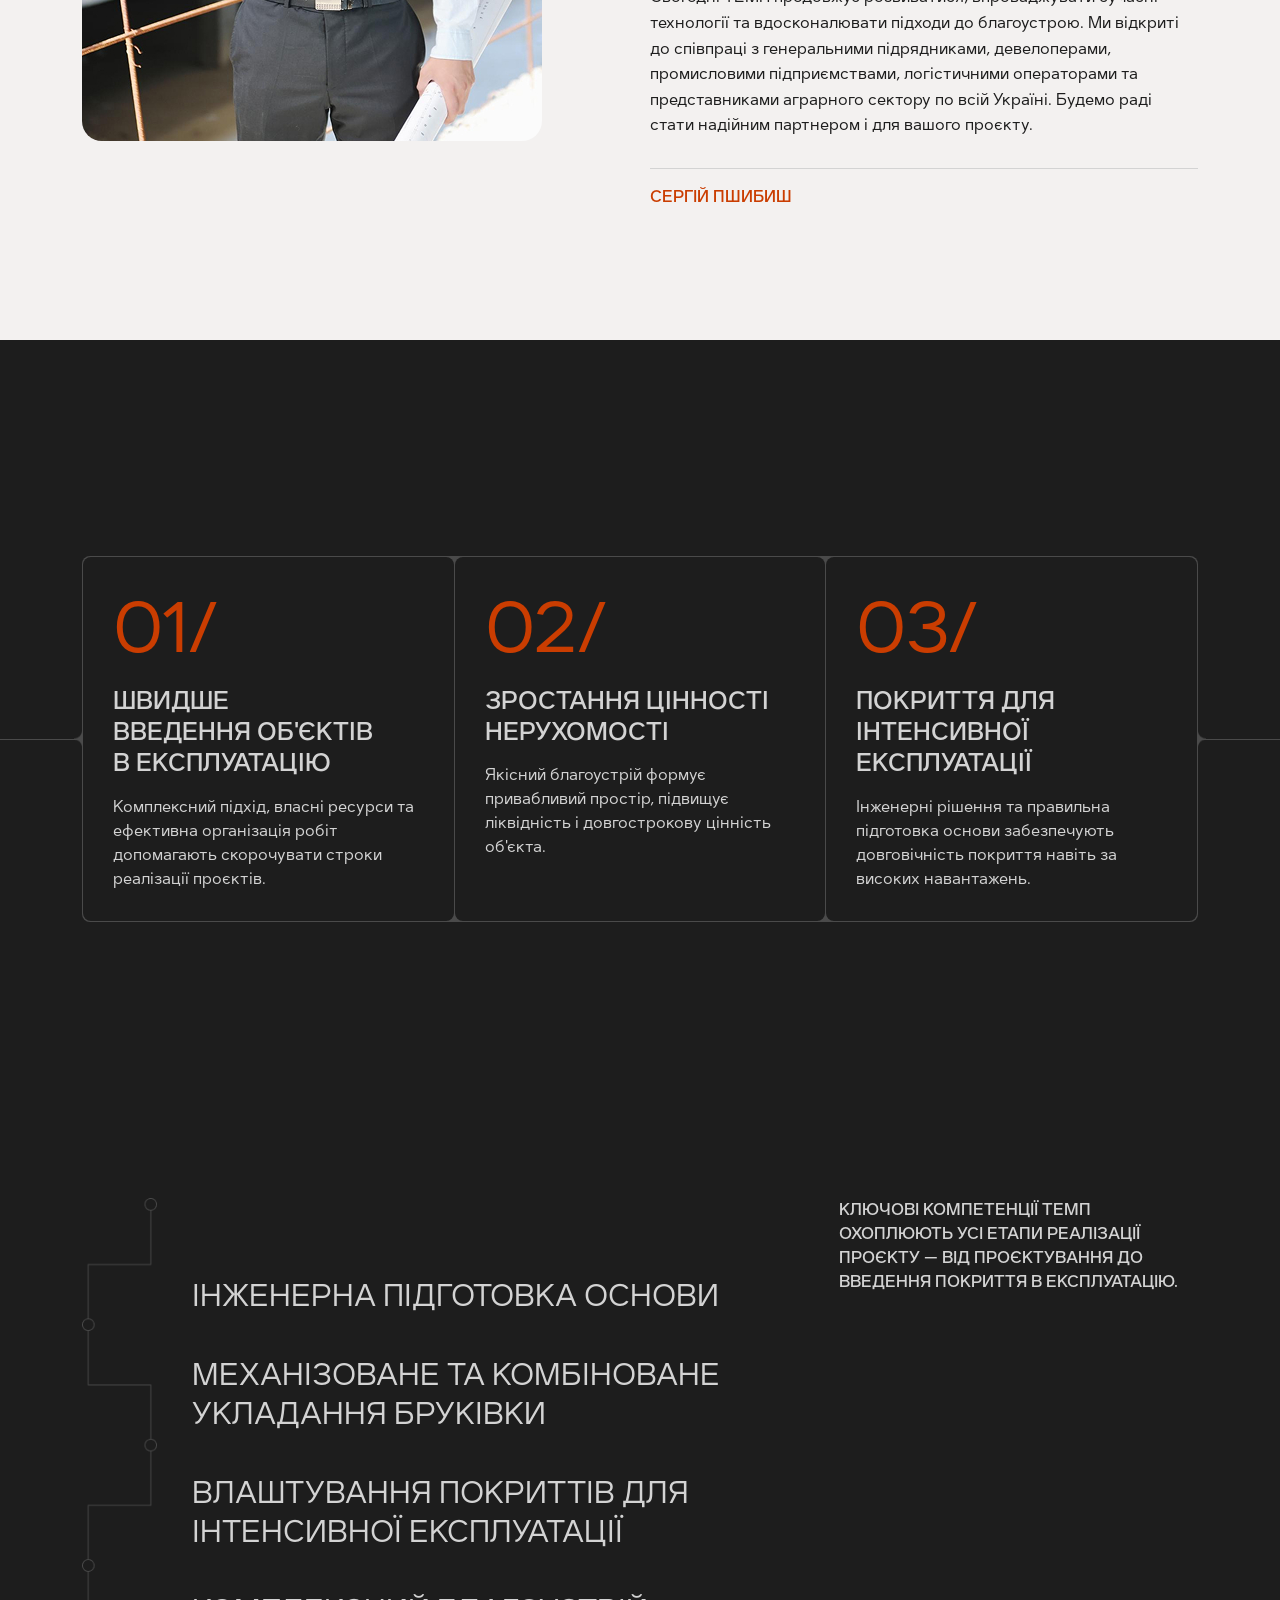
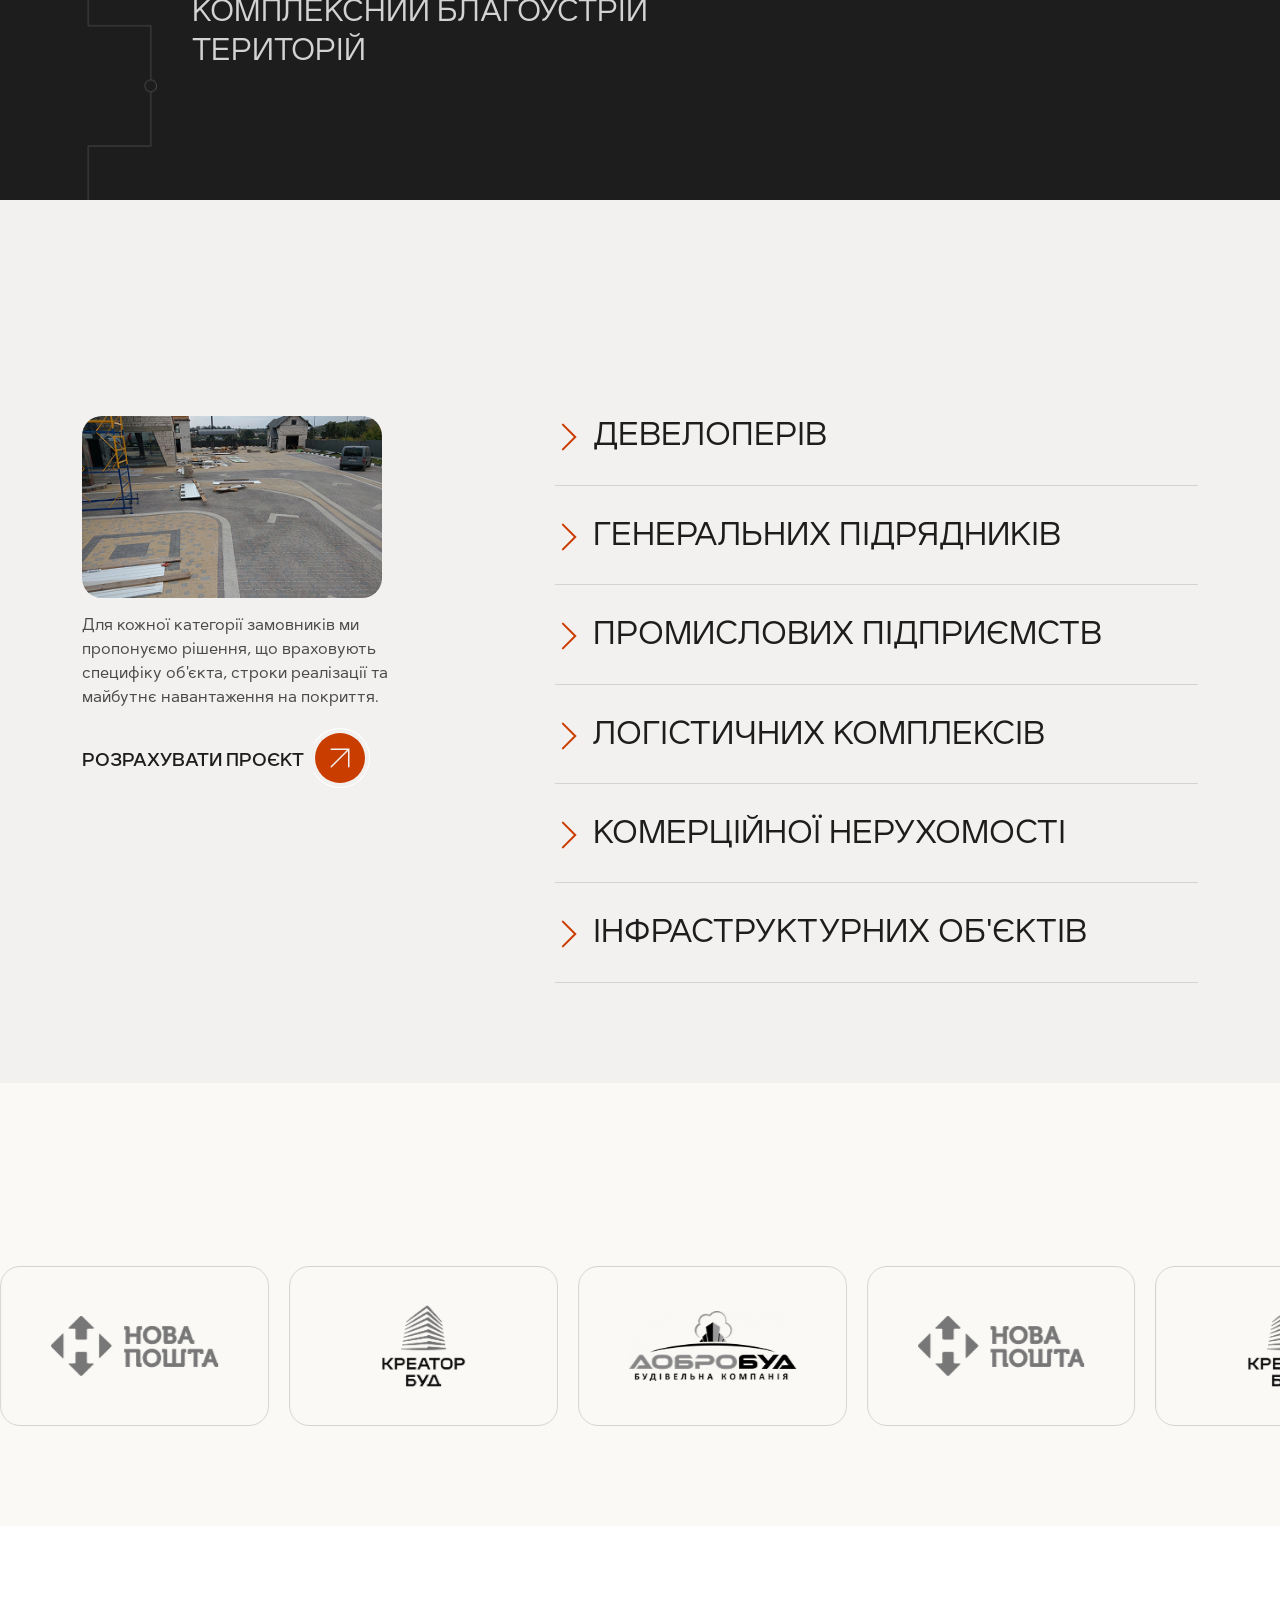
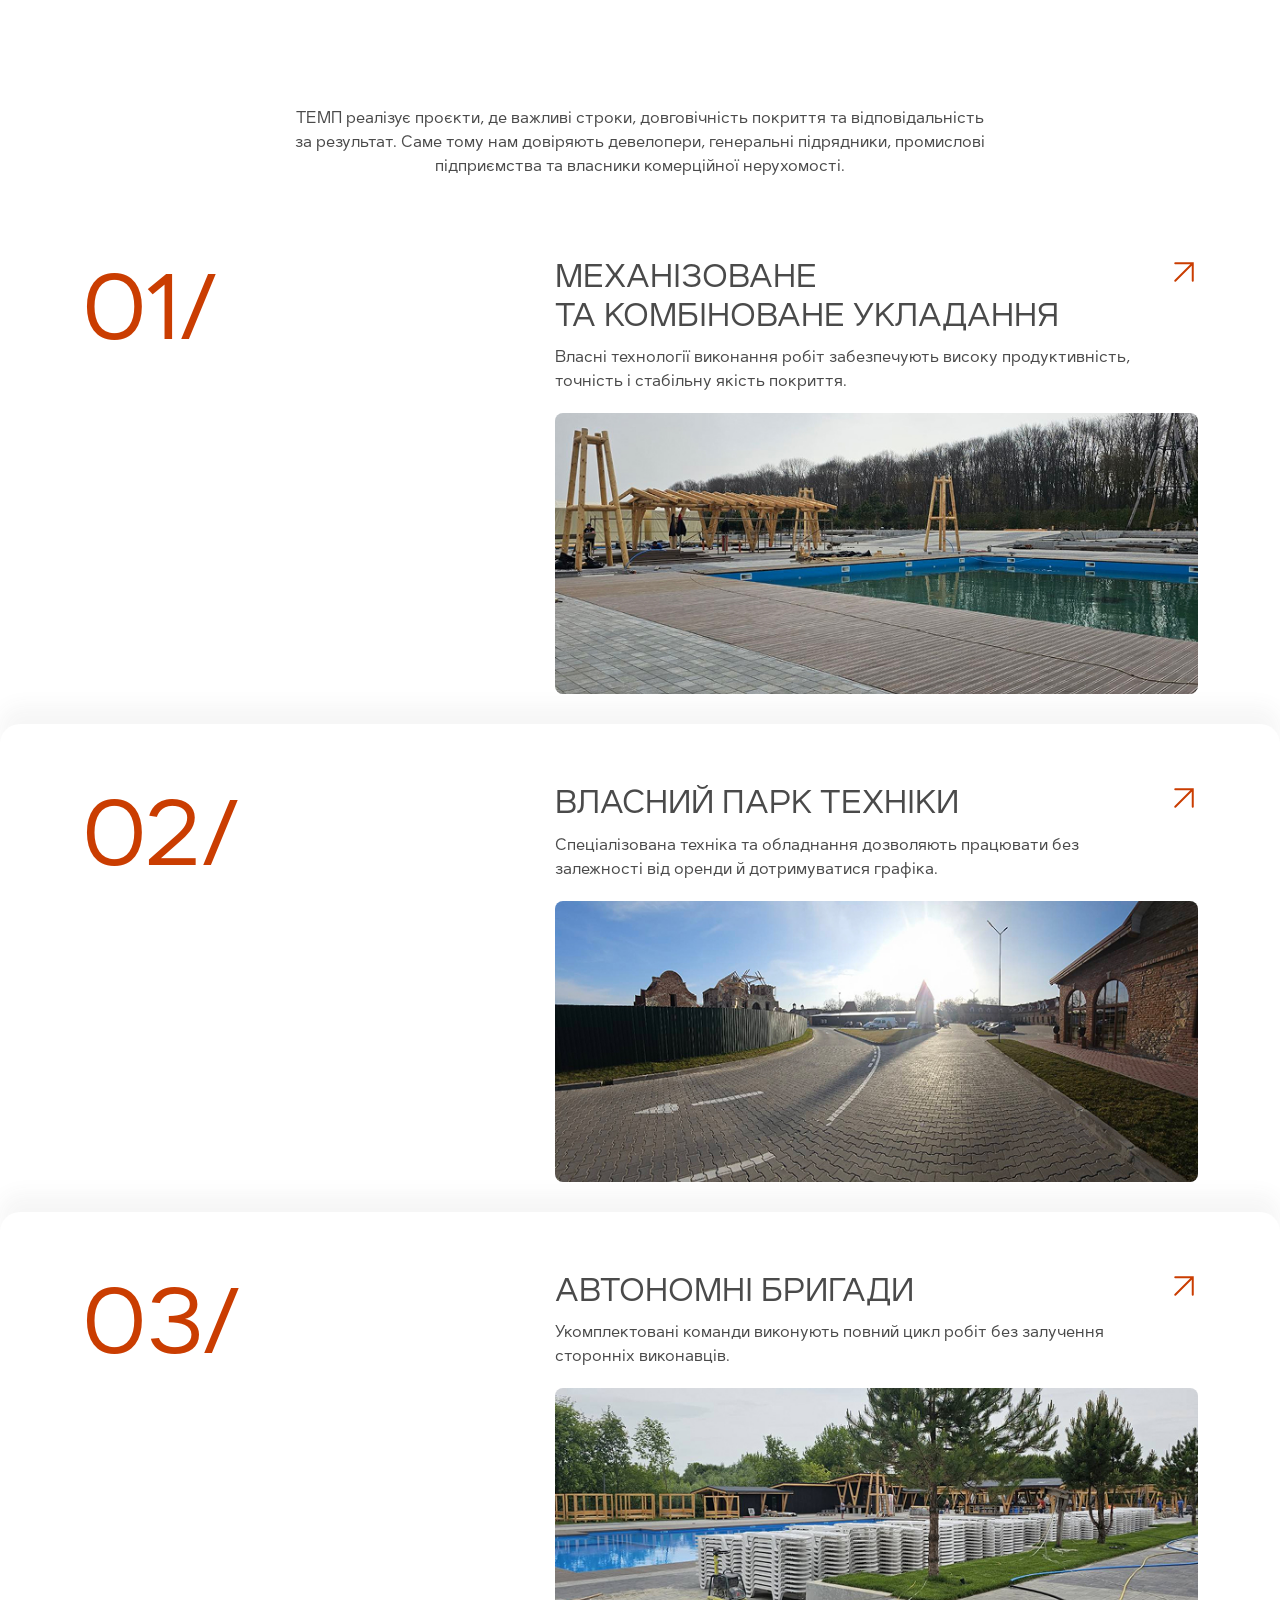
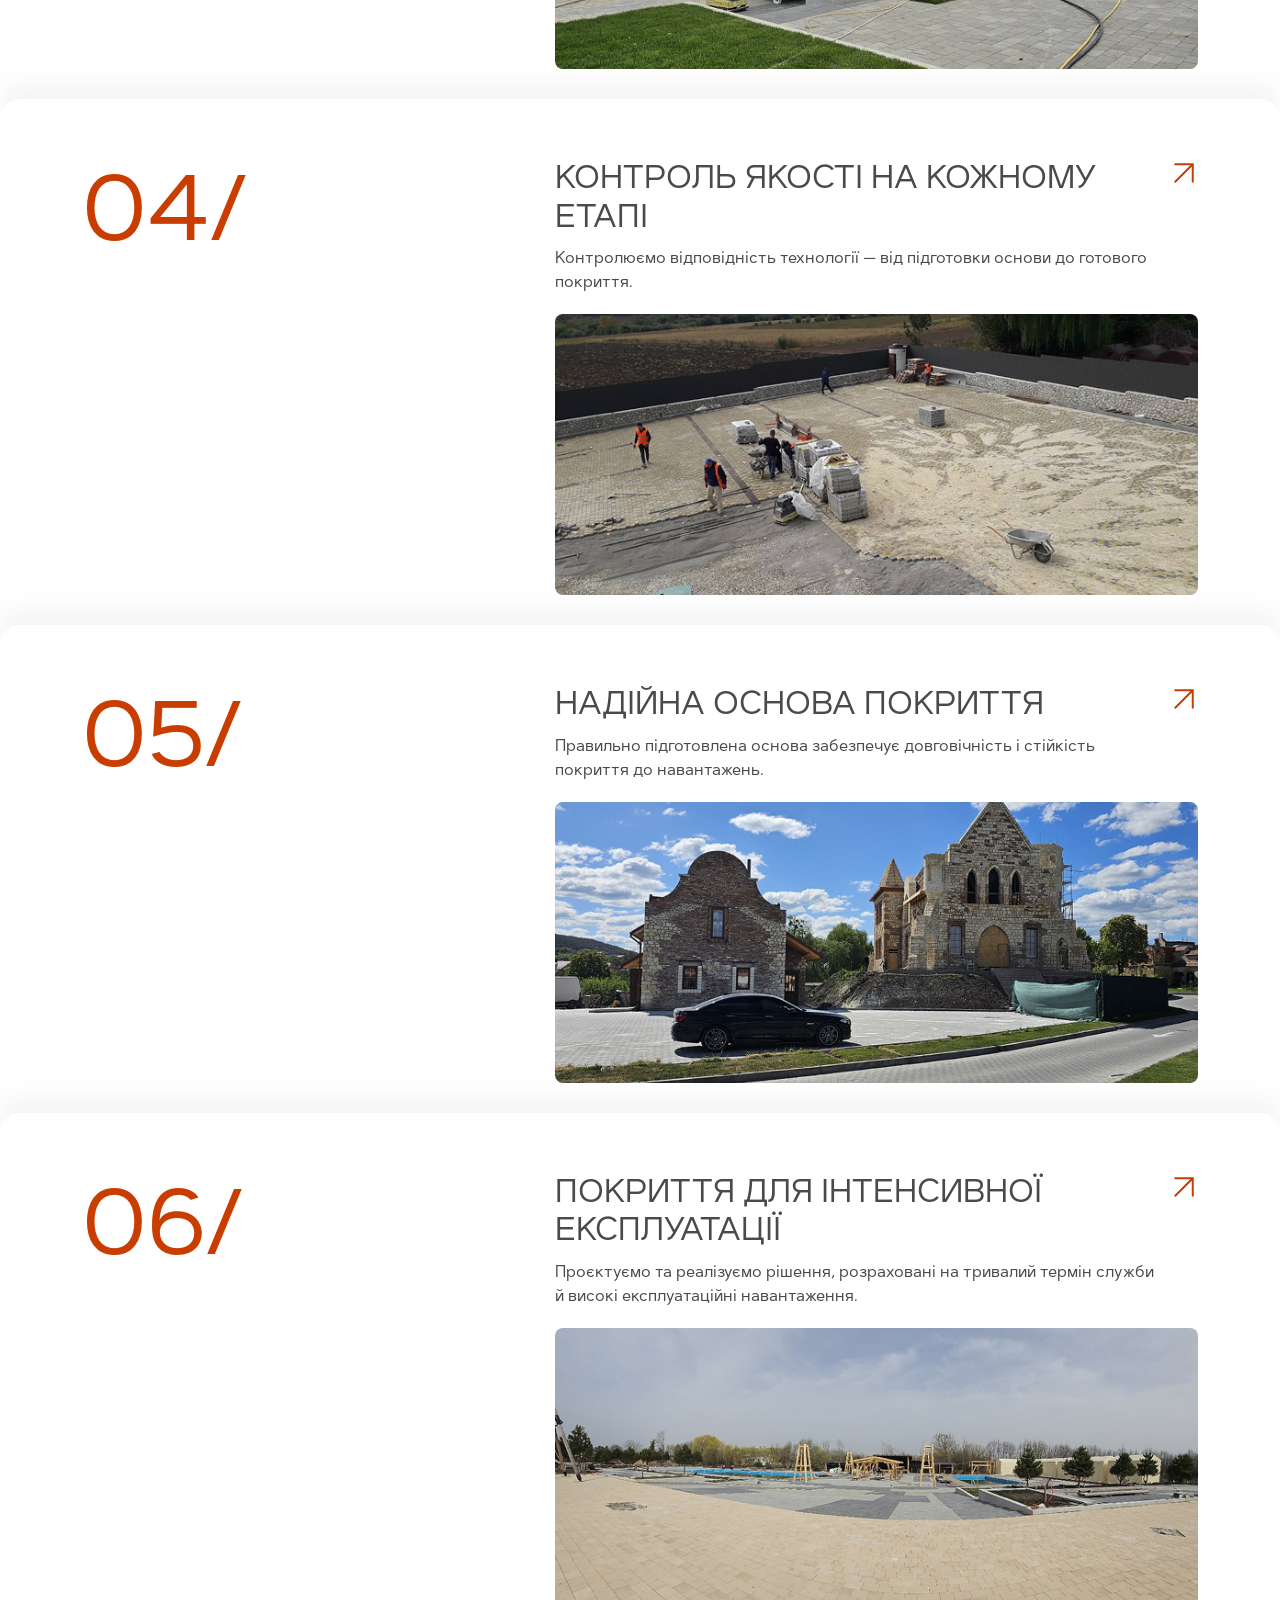
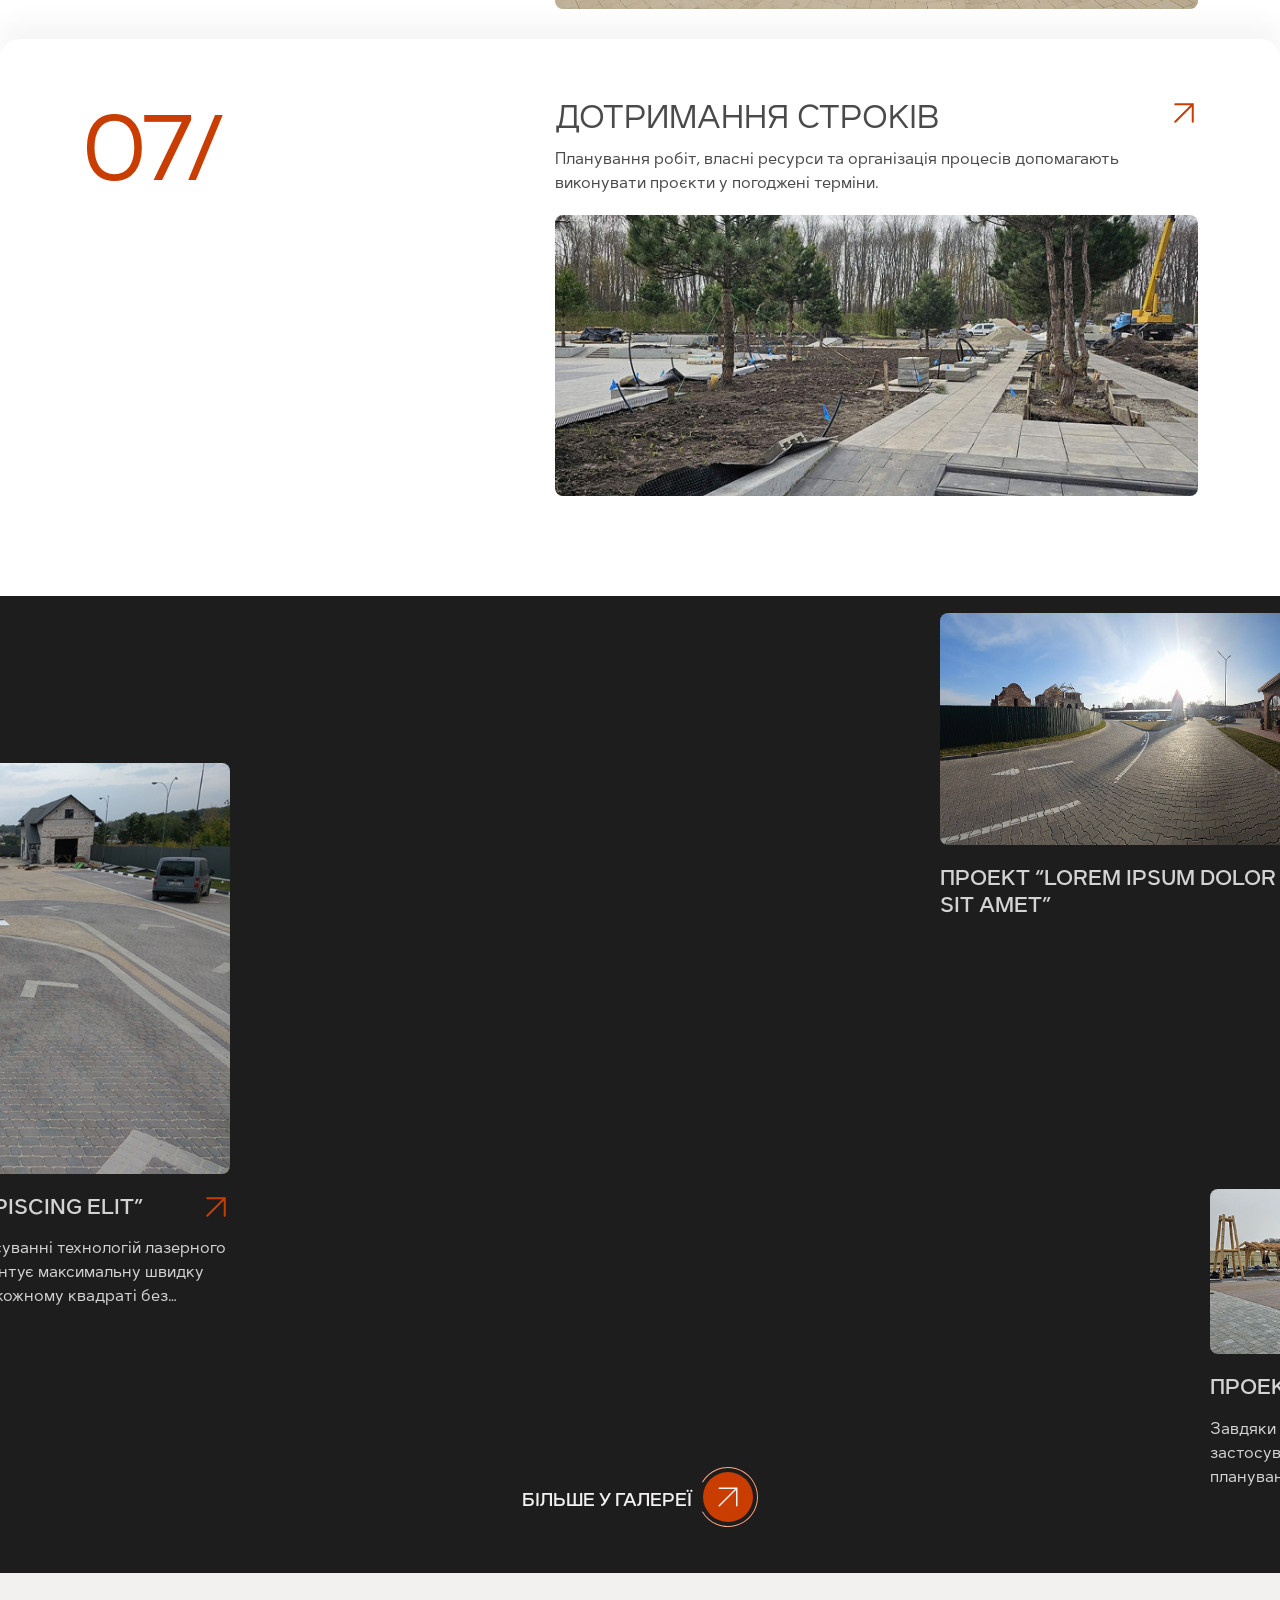
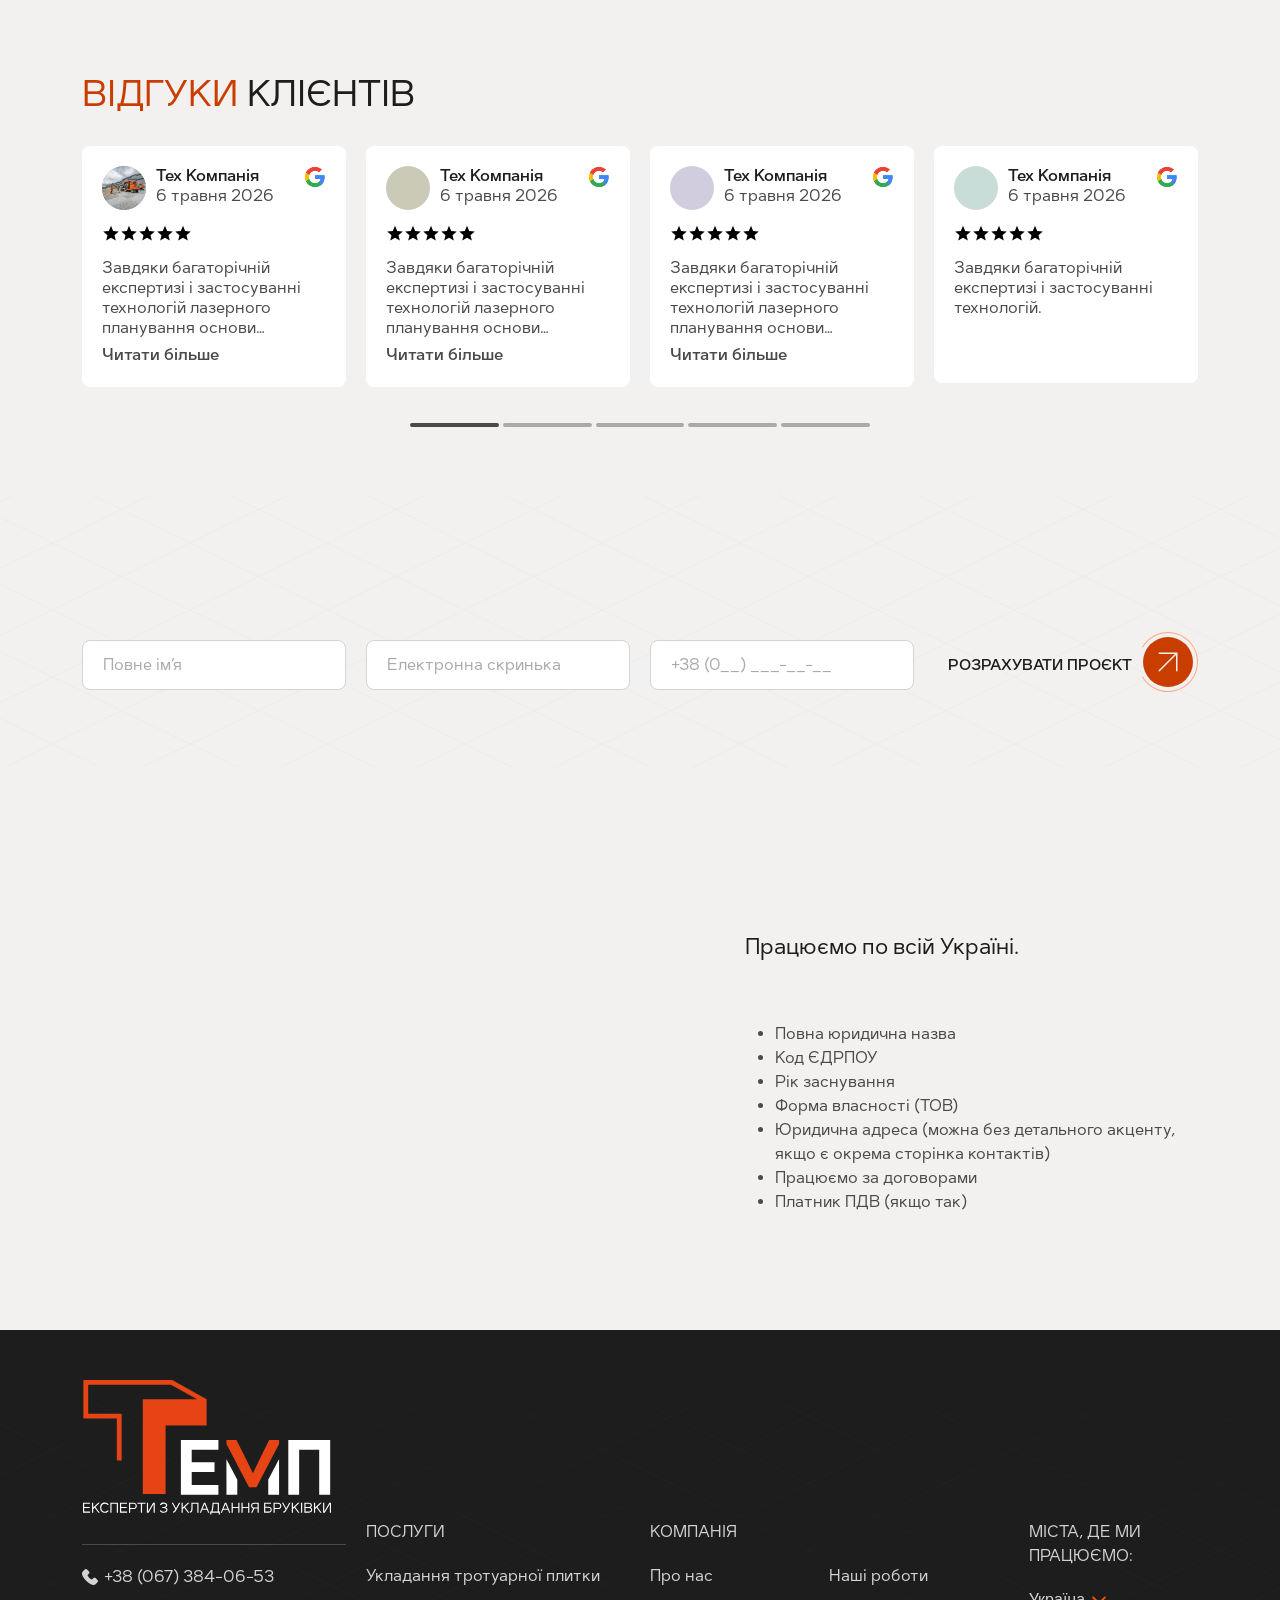
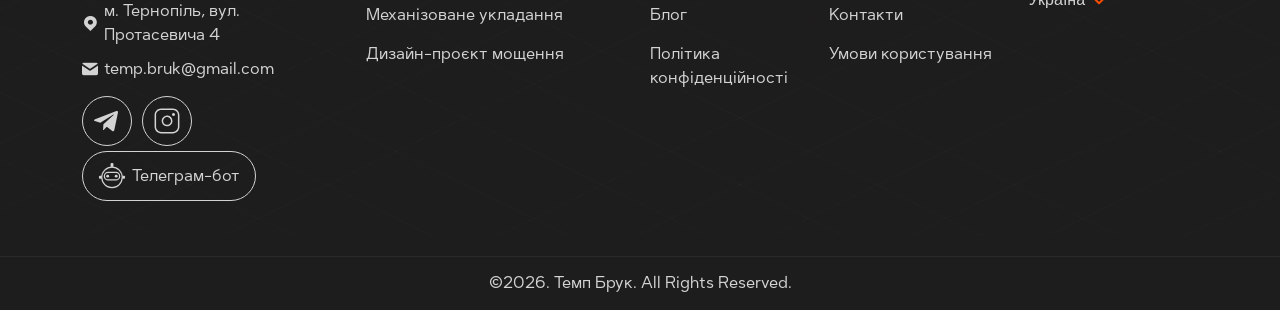
<file: about.html>
<!DOCTYPE html>
<html lang="en">

<head>
    <meta charset="UTF-8">
    <meta http-equiv="X-UA-Compatible" content="IE=edge">
    <meta name="viewport" content="width=device-width, initial-scale=1.0">
    <title>Про нас</title>
    <!-- <link rel="icon" type="image/x-icon" href="favicon.png"> -->

    <link rel="stylesheet" href="css/lib/swiper.css">
    <link rel="stylesheet" href="css/lib/bootstrap-grid.min.css">
    <!-- <link rel="stylesheet" href="css/lib/aos.css"> -->
    <link rel="stylesheet" href="css/lib/splitting.css">
    <link rel="stylesheet" href="css/lib/fancybox.css">

    <link rel="stylesheet" href="css/style.css">
</head>

<body>
    <div class="pagewrapper">
        <header class="header">
            <div class="container">
                <div class="row align-items-center">
                    <div class="col-xl-2 col-md-3 col-4">
                        <a href="#" class="header__logo">
                            <img src="img/general/logo.svg" alt="logo">
                        </a>
                    </div>
                    <div class="col-xl-5 navcol">
                        <nav class="site-nav" aria-label="Primary">
                            <ul class="header__menu">
                                <li class="menu-item"><a href="#">Про нас</a></li>
                                <li class="menu-item menu-item-has-children">
                                    <span>
                                        Послуги
                                        <i>
                                            <svg width="18" height="18" viewBox="0 0 18 18" fill="none"
                                                xmlns="http://www.w3.org/2000/svg">
                                                <path d="M14.728 6.54492L9.00071 12.2722L3.27344 6.54492"
                                                    stroke="#CA3D01" stroke-width="2" stroke-linecap="square"
                                                    stroke-linejoin="round" />
                                            </svg>
                                        </i>
                                    </span>
                                    <ul class="sub-menu">
                                        <li class="menu-item"><a href="#">Укладання бруківки</a>
                                        </li>
                                        <li class="menu-item"><a href="#">Механізоване укладання</a></li>
                                        <li class="menu-item"><a href="#">Ручне укладання бруківки</a>
                                        </li>
                                        <li class="menu-item"><a href="#">Проєктування благоустрою</a>
                                        </li>
                                    </ul>
                                </li>
                                <li class="menu-item"><a href="#">Ціни</a></li>
                                <li class="menu-item"><a href="#">Наші роботи</a></li>
                                <li class="menu-item"><a href="#">Новини</a></li>
                                <li class="menu-item"><a href="#">Контакти</a></li>
                            </ul>
                            <a href="#" class="calculate-btn">
                                Розрахувати проєкт
                                <span class="circle-animation">
                                    <svg width="60" height="60" viewBox="0 0 60 60" fill="none"
                                        xmlns="http://www.w3.org/2000/svg">
                                        <path
                                            d="M4 45C7.30315 50.7192 12.4018 55.1891 18.5052 57.7164C24.6087 60.2436 31.3757 60.687 37.7569 58.9778C44.1381 57.2685 49.7768 53.5022 53.7985 48.2628C57.8201 43.0235 60 36.604 60 30C60 23.396 57.8201 16.9765 53.7985 11.7372C49.7768 6.49784 44.1381 2.73148 37.7569 1.02224C31.3757 -0.687012 24.6087 -0.243627 18.5052 2.28362C12.4018 4.81087 7.30315 9.28075 4 15L4.82025 15.4734C8.01915 9.93466 12.9569 5.60586 18.8677 3.15837C24.7785 0.710881 31.332 0.28149 37.5118 1.93679C43.6916 3.5921 49.1523 7.23958 53.0471 12.3135C56.9418 17.3875 59.0529 23.6044 59.0529 30C59.0529 36.3956 56.9418 42.6125 53.0471 47.6865C49.1523 52.7604 43.6916 56.4079 37.5118 58.0632C31.332 59.7185 24.7785 59.2891 18.8677 56.8416C12.9569 54.3941 8.01915 50.0653 4.82025 44.5266L4 45Z"
                                            fill="#FEA680" />
                                        <rect x="5" y="5" width="50" height="50" rx="25" fill="#CA3D01" />
                                    </svg>
                                    <div class="calculate__icons">
                                        <img class="default-ic" src="img/general/arrow-circlebtn.svg" alt="icon">
                                        <img class="hover-ic" src="img/general/arrow-circlebtn.svg" alt="icon">
                                    </div>
                                </span>
                            </a>
                        </nav>
                        <button class="closemenu">
                            <img src="img/general/close.png" alt="close menu">
                        </button>
                    </div>
                    <div class="col-xl-5 col-md-9 col-8">
                        <div class="header__actions">
                            <a href="tel:+380673840653" class="header__tel">
                                <i class="icon-tel-icon"></i>
                                <span>+38 (067) 384-06-53</span>
                            </a>
                            <a href="#" class="calculate-btn">
                                Розрахувати проєкт
                                <span class="circle-animation">
                                    <svg width="60" height="60" viewBox="0 0 60 60" fill="none"
                                        xmlns="http://www.w3.org/2000/svg">
                                        <path
                                            d="M4 45C7.30315 50.7192 12.4018 55.1891 18.5052 57.7164C24.6087 60.2436 31.3757 60.687 37.7569 58.9778C44.1381 57.2685 49.7768 53.5022 53.7985 48.2628C57.8201 43.0235 60 36.604 60 30C60 23.396 57.8201 16.9765 53.7985 11.7372C49.7768 6.49784 44.1381 2.73148 37.7569 1.02224C31.3757 -0.687012 24.6087 -0.243627 18.5052 2.28362C12.4018 4.81087 7.30315 9.28075 4 15L4.82025 15.4734C8.01915 9.93466 12.9569 5.60586 18.8677 3.15837C24.7785 0.710881 31.332 0.28149 37.5118 1.93679C43.6916 3.5921 49.1523 7.23958 53.0471 12.3135C56.9418 17.3875 59.0529 23.6044 59.0529 30C59.0529 36.3956 56.9418 42.6125 53.0471 47.6865C49.1523 52.7604 43.6916 56.4079 37.5118 58.0632C31.332 59.7185 24.7785 59.2891 18.8677 56.8416C12.9569 54.3941 8.01915 50.0653 4.82025 44.5266L4 45Z"
                                            fill="#FEA680" />
                                        <rect x="5" y="5" width="50" height="50" rx="25" fill="#CA3D01" />
                                    </svg>
                                    <div class="calculate__icons">
                                        <img class="default-ic" src="img/general/arrow-circlebtn.svg" alt="icon">
                                        <img class="hover-ic" src="img/general/arrow-circlebtn.svg" alt="icon">
                                    </div>
                                </span>
                            </a>
                        </div>
                    </div>
                </div>

                <button type="button" class="mebubtn" aria-label="Відкрити меню" aria-expanded="false" aria-controls="site-nav">
                    <img src="img/general/menu.png" alt="menu">
                </button>
            </div>
            <div class="menu-overlay" aria-hidden="true"></div>
        </header>

        <main class="main">
            <div class="breadcrumbs">
                <div class="container">
                    <ul>
                        <li><a href="#">Головна</a></li>
                        <li>Про нас</li>
                    </ul>
                </div>
            </div>
            <section class="hero hero_about">
                <div class="container">
                    <div class="hero__wrapper">
                        <h1 class="hero__title ">
                            <span class="hero__redtext reveal-title" data-splitting data-delay="200">темп <span
                                    class="black-color">- спеціалізований</span></span>
                            <span class=" reveal-title" data-splitting data-delay="300">підрядник з укладання</span>
                            <span class=" reveal-title text-end" data-splitting data-delay="400">бруківки</span>
                        </h1>
                        <div class="hero__info">
                            <p>
                                ТЕМП реалізує масштабні проєкти<br> благоустрою по всій Україні
                            </p>
                        </div>

                    </div>
                </div>
                <div class="hero__mainpic">
                    <img src="img/about/about-hero.jpg" alt="img">
                    <!-- <video autoplay="" loop="" muted="" playsinline="">
                        <source src="video/hero.mp4" type="video/mp4">
                    </video> -->
                </div>
            </section>

            <section class="founder-word">
                <div class="container">
                    <div class="row">
                        <div class="col-md-6">
                            <div class="founder-word__card">
                                <p class="title reveal-title" data-splitting>25</p>
                                <p>
                                    років досвіду
                                </p>
                            </div>
                        </div>
                        <div class="col-md-6">
                            <div class="founder-word__card">
                                <p class="title reveal-title" data-splitting>1000+</p>
                                <p>
                                    Реалізованих об’єктів
                                </p>
                            </div>
                        </div>
                    </div>
                    <div class="founder-word__content">
                        <div class="row">
                            <div class="col-lg-6 order-lg-1 order-2">
                                <div class="imgwrap">
                                    <img src="img/about/founder-pic.jpg" alt="img">
                                </div>
                            </div>
                            <div class="col-lg-6 order-lg-2 order-1">
                                <div class="founder-word__descr">
                                    <h2>
                                        Слово <span class="orange-text">засновника</span>
                                    </h2>
                                    <p>
                                        За 25 років роботи ми зрозуміли одну просту річ: довговічність покриття
                                        починається
                                        не з бруківки, а з правильно підготовленої основи. Саме тому ТЕМП виконує повний
                                        цикл робіт — від інженерного проєктування до введення покриття в експлуатацію,
                                        беручи на себе відповідальність за кожен етап реалізації. Адже якість виконаного
                                        проєкту — це не лише результат для замовника, а й наша репутація, яку ми будуємо
                                        вже
                                        чверть століття.<br>
                                        Найбільша цінність для нас — довіра партнерів. Ми щиро пишаємося тим, що нам
                                        довіряють реалізацію масштабних девелоперських, комерційних та інфраструктурних
                                        проєктів, а з багатьма партнерами нас пов'язують багаторічні партнерські
                                        відносини
                                        та десятки спільно реалізованих проєктів. За кожним таким проєктом стоять
                                        взаємна
                                        повага, відповідальність і спільне прагнення зробити роботу якісно. Саме так
                                        народжуються об'єкти, якими ми по-справжньому пишаємося.<br>
                                        Сьогодні ТЕМП продовжує розвиватися, впроваджувати сучасні технології та
                                        вдосконалювати підходи до благоустрою. Ми відкриті до співпраці з генеральними
                                        підрядниками, девелоперами, промисловими підприємствами, логістичними
                                        операторами та
                                        представниками аграрного сектору по всій Україні. Будемо раді стати надійним
                                        партнером і для вашого проєкту.
                                    </p>
                                    <div class="founder-word__author">
                                        <p>Сергій пшибиш</p>
                                    </div>
                                </div>
                            </div>
                        </div>
                    </div>
                </div>
            </section>

            <section class="result dark-bg">
                <div class="container">
                    <h2 class="white text-center reveal-title" data-splitting>
                        Який <span class="orange-text">результат</span> <br>
                        отримує замовник
                    </h2>
                    <div class="resultrow">
                        <div class="result__card">
                            <p class="num">01/</p>
                            <h3>
                                Швидше<br>
                                введення об'єктів<br>
                                в експлуатацію
                            </h3>
                            <p>
                                Комплексний підхід, власні ресурси та ефективна організація робіт допомагають
                                скорочувати строки реалізації проєктів.
                            </p>
                        </div>
                        <div class="result__card">
                            <p class="num">02/</p>
                            <h3>
                                Зростання цінності нерухомості
                            </h3>
                            <p>
                                Якісний благоустрій формує привабливий простір, підвищує ліквідність і довгострокову
                                цінність об'єкта.
                            </p>
                        </div>
                        <div class="result__card">
                            <p class="num">03/</p>
                            <h3>
                                Покриття для<br> інтенсивної<br> експлуатації
                            </h3>
                            <p>
                                Інженерні рішення та правильна підготовка основи забезпечують довговічність покриття
                                навіть за високих навантажень.
                            </p>
                        </div>
                    </div>
                </div>
            </section>

            <section class="specialization dark-bg">
                <div class="container">
                    <h2 class="white text-end reveal-title" data-splitting>
                        Спеціалізація<br> <span class="orange-text">темп</span>
                    </h2>
                    <div class="row">
                        <div class="col-lg-7">
                            <div class="specialization__list">
                                <ul>
                                    <li data-fade="right" data-delay="0">
                                        Проєктування благоустрою
                                    </li>
                                    <li data-fade="right" data-delay="150">
                                        Інженерна підготовка основи
                                    </li>
                                    <li data-fade="right" data-delay="300">
                                        Механізоване та комбіноване укладання бруківки
                                    </li>
                                    <li data-fade="right" data-delay="450">
                                        Влаштування покриттів для інтенсивної експлуатації
                                    </li>
                                    <li data-fade="right" data-delay="600">
                                        Комплексний благоустрій територій
                                    </li>
                                </ul>
                            </div>
                        </div>
                        <div class="col-lg-4 offset-lg-1">
                            <div class="specialization__descr">
                                <p>
                                    Ключові компетенції ТЕМП охоплюють усі етапи реалізації проєкту — від проєктування
                                    до введення покриття в експлуатацію.
                                </p>
                                <div class="imgwrap has-animation animation-btt">
                                    <img src="img/about/specialization-img.jpg" alt="img">
                                </div>
                            </div>
                        </div>
                    </div>
                </div>
            </section>

            <section class="realization">
                <div class="container">
                    <h2 class="reveal-title" data-splitting>
                        <span class="orange-text">Реалізуємо</span><br>
                        об’єкти для:
                    </h2>
                    <div class="row">
                        <div class="col-xxl-3 col-lg-4 order-lg-1 order-2">
                            <div class="workobjects_leftcontent">
                                <div class="imgwrap">
                                    <img src="img/service/object-thumb.jpg" alt="img">
                                    <!-- <video autoplay="" loop="" muted="" playsinline="">
                                        <source src="video/hero.mp4" type="video/mp4">
                                    </video> -->
                                </div>
                                <div class="descr">
                                    <p>
                                        Для кожної категорії замовників ми пропонуємо рішення, що враховують специфіку
                                        об'єкта, строки реалізації та майбутнє навантаження на покриття.
                                    </p>
                                </div>
                                <a href="#" class="contact-link">
                                    розрахувати проєкт
                                    <span class="circle-animation">
                                        <svg width="60" height="60" viewBox="0 0 60 60" fill="none"
                                            xmlns="http://www.w3.org/2000/svg">
                                            <path
                                                d="M4 45C7.30315 50.7192 12.4018 55.1891 18.5052 57.7164C24.6087 60.2436 31.3757 60.687 37.7569 58.9778C44.1381 57.2685 49.7768 53.5022 53.7985 48.2628C57.8201 43.0235 60 36.604 60 30C60 23.396 57.8201 16.9765 53.7985 11.7372C49.7768 6.49784 44.1381 2.73148 37.7569 1.02224C31.3757 -0.687012 24.6087 -0.243627 18.5052 2.28362C12.4018 4.81087 7.30315 9.28075 4 15L4.82025 15.4734C8.01915 9.93466 12.9569 5.60586 18.8677 3.15837C24.7785 0.710881 31.332 0.28149 37.5118 1.93679C43.6916 3.5921 49.1523 7.23958 53.0471 12.3135C56.9418 17.3875 59.0529 23.6044 59.0529 30C59.0529 36.3956 56.9418 42.6125 53.0471 47.6865C49.1523 52.7604 43.6916 56.4079 37.5118 58.0632C31.332 59.7185 24.7785 59.2891 18.8677 56.8416C12.9569 54.3941 8.01915 50.0653 4.82025 44.5266L4 45Z"
                                                fill="#fff"></path>
                                            <rect x="5" y="5" width="50" height="50" rx="25" fill="#CA3D01"></rect>
                                        </svg>
                                        <div class="calculate__icons">
                                            <img class="default-ic" src="img/general/arrow-circlebtn.svg" alt="icon">
                                            <img class="hover-ic" src="img/general/arrow-circlebtn.svg" alt="icon">
                                        </div>
                                    </span>
                                </a>
                            </div>
                        </div>
                        <div class="col-xl-7 offset-xxl-2 offset-lg-1 col-lg-7 order-lg-2 order-1">
                            <div class="linkslist">
                                <ul>
                                    <li><a href="#">Девелоперів</a></li>
                                    <li><a href="#">Генеральних підрядників</a></li>
                                    <li><a href="#">Промислових підприємств</a></li>
                                    <li><a href="#">Логістичних комплексів</a></li>
                                    <li><a href="#">Комерційної нерухомості</a></li>
                                    <li><a href="#">Інфраструктурних об'єктів</a></li>
                                </ul>
                            </div>
                        </div>
                    </div>
                </div>
            </section>

            <div class="trust">
                <div class="container">
                    <h2 class="reveal-title" data-splitting>Нам <span class="orange-text">довіряють</span> лідери ринку
                    </h2>
                </div>
                <div class="swiper logoslider">
                    <div class="swiper-wrapper">
                        <div class="swiper-slide">
                            <div class="logoslider__item">
                                <img src="img/main/partner1.png" alt="logo">
                            </div>
                        </div>
                        <div class="swiper-slide">
                            <div class="logoslider__item">
                                <img src="img/main/partner2.png" alt="logo">
                            </div>
                        </div>
                        <div class="swiper-slide">
                            <div class="logoslider__item">
                                <img src="img/main/partner3.png" alt="logo">
                            </div>
                        </div>
                        <div class="swiper-slide">
                            <div class="logoslider__item">
                                <img src="img/main/partner4.png" alt="logo">
                            </div>
                        </div>
                        <div class="swiper-slide">
                            <div class="logoslider__item">
                                <img src="img/main/partner2.png" alt="logo">
                            </div>
                        </div>
                        <div class="swiper-slide">
                            <div class="logoslider__item">
                                <img src="img/main/partner3.png" alt="logo">
                            </div>
                        </div>
                        <div class="swiper-slide">
                            <div class="logoslider__item">
                                <img src="img/main/partner4.png" alt="logo">
                            </div>
                        </div>
                    </div>
                </div>
            </div>

            <section class="services white-bg">
                <div class="stickysteps">
                    <div class="stickysteps__header">
                        <div class="container">
                            <div class="section-header">
                                <h2 class="reveal-title" data-splitting data-delay="200">
                                    <span class="orange-text">ТЕМП</span>ОБИРАЮТЬ
                                </h2>
                                <div class="introsect">
                                    <p>
                                        ТЕМП реалізує проєкти, де важливі строки, довговічність покриття та
                                        відповідальність за результат. Саме тому нам довіряють девелопери, генеральні
                                        підрядники, промислові підприємства та власники комерційної нерухомості.
                                    </p>
                                </div>
                            </div>
                        </div>
                    </div>
                    <div class="stickysteps__item">
                        <div class="container">
                            <div class="row">
                                <div class="col-xl-5 col-lg-4">
                                    <p class="stepnum">
                                        01/
                                    </p>
                                </div>
                                <div class="col-xl-7 col-lg-8">
                                    <a href="#" class="stickysteps__info">
                                        <div class="descr">
                                            <h3>
                                                Механізоване<br>
                                                та комбіноване укладання

                                                <button class="linkarr-anim">
                                                    <img class="default-ic" src="img/general/link-arrow-orange.svg"
                                                        alt="icon">
                                                    <img class="hover-ic" src="img/general/link-arrow-orange.svg"
                                                        alt="icon">
                                                </button>
                                            </h3>
                                            <p>
                                                Власні технології виконання робіт забезпечують високу продуктивність,
                                                точність і стабільну якість покриття.
                                            </p>
                                        </div>
                                        <div class="imgwrap">
                                            <img src="img/about/choosetemp1.jpg" alt="img">
                                        </div>
                                    </a>
                                </div>
                            </div>
                        </div>
                    </div>
                    <div class="stickysteps__item">
                        <div class="container">
                            <div class="row">
                                <div class="col-xl-5 col-lg-4">
                                    <p class="stepnum">
                                        02/
                                    </p>
                                </div>
                                <div class="col-xl-7 col-lg-8">
                                    <a href="#" class="stickysteps__info">
                                        <div class="descr">
                                            <h3>
                                                Власний парк техніки

                                                <button class="linkarr-anim">
                                                    <img class="default-ic" src="img/general/link-arrow-orange.svg"
                                                        alt="icon">
                                                    <img class="hover-ic" src="img/general/link-arrow-orange.svg"
                                                        alt="icon">
                                                </button>
                                            </h3>
                                            <p>
                                                Спеціалізована техніка та обладнання дозволяють працювати без залежності
                                                від оренди й дотримуватися графіка.
                                            </p>
                                        </div>
                                        <div class="imgwrap">
                                            <img src="img/about/choosetemp2.jpg" alt="img">
                                        </div>
                                    </a>
                                </div>
                            </div>
                        </div>
                    </div>
                    <div class="stickysteps__item">
                        <div class="container">
                            <div class="row">
                                <div class="col-xl-5 col-lg-4">
                                    <p class="stepnum">
                                        03/
                                    </p>
                                </div>
                                <div class="col-xl-7 col-lg-8">
                                    <a href="#" class="stickysteps__info">
                                        <div class="descr">
                                            <h3>
                                                Автономні бригади

                                                <button class="linkarr-anim">
                                                    <img class="default-ic" src="img/general/link-arrow-orange.svg"
                                                        alt="icon">
                                                    <img class="hover-ic" src="img/general/link-arrow-orange.svg"
                                                        alt="icon">
                                                </button>
                                            </h3>
                                            <p>
                                                Укомплектовані команди виконують повний цикл робіт без залучення
                                                сторонніх виконавців.
                                            </p>
                                        </div>
                                        <div class="imgwrap">
                                            <img src="img/about/choosetemp3.jpg" alt="img">
                                        </div>
                                    </a>
                                </div>
                            </div>
                        </div>
                    </div>
                    <div class="stickysteps__item">
                        <div class="container">
                            <div class="row">
                                <div class="col-xl-5 col-lg-4">
                                    <p class="stepnum">
                                        04/
                                    </p>
                                </div>
                                <div class="col-xl-7 col-lg-8">
                                    <a href="#" class="stickysteps__info">
                                        <div class="descr">
                                            <h3>
                                                Контроль якості на кожному етапі

                                                <button class="linkarr-anim">
                                                    <img class="default-ic" src="img/general/link-arrow-orange.svg"
                                                        alt="icon">
                                                    <img class="hover-ic" src="img/general/link-arrow-orange.svg"
                                                        alt="icon">
                                                </button>
                                            </h3>
                                            <p>
                                                Контролюємо відповідність технології — від підготовки основи до готового
                                                покриття.
                                            </p>
                                        </div>
                                        <div class="imgwrap">
                                            <img src="img/about/choosetemp4.jpg" alt="img">
                                        </div>
                                    </a>
                                </div>
                            </div>
                        </div>
                    </div>
                    <div class="stickysteps__item">
                        <div class="container">
                            <div class="row">
                                <div class="col-xl-5 col-lg-4">
                                    <p class="stepnum">
                                        05/
                                    </p>
                                </div>
                                <div class="col-xl-7 col-lg-8">
                                    <a href="#" class="stickysteps__info">
                                        <div class="descr">
                                            <h3>
                                                Надійна основа покриття

                                                <button class="linkarr-anim">
                                                    <img class="default-ic" src="img/general/link-arrow-orange.svg"
                                                        alt="icon">
                                                    <img class="hover-ic" src="img/general/link-arrow-orange.svg"
                                                        alt="icon">
                                                </button>
                                            </h3>
                                            <p>
                                                Правильно підготовлена основа забезпечує довговічність і стійкість
                                                покриття до навантажень.
                                            </p>
                                        </div>
                                        <div class="imgwrap">
                                            <img src="img/about/choosetemp5.jpg" alt="img">
                                        </div>
                                    </a>
                                </div>
                            </div>
                        </div>
                    </div>
                    <div class="stickysteps__item">
                        <div class="container">
                            <div class="row">
                                <div class="col-xl-5 col-lg-4">
                                    <p class="stepnum">
                                        06/
                                    </p>
                                </div>
                                <div class="col-xl-7 col-lg-8">
                                    <a href="#" class="stickysteps__info">
                                        <div class="descr">
                                            <h3>
                                                Покриття для інтенсивної експлуатації

                                                <button class="linkarr-anim">
                                                    <img class="default-ic" src="img/general/link-arrow-orange.svg"
                                                        alt="icon">
                                                    <img class="hover-ic" src="img/general/link-arrow-orange.svg"
                                                        alt="icon">
                                                </button>
                                            </h3>
                                            <p>
                                                Проєктуємо та реалізуємо рішення, розраховані на тривалий термін служби
                                                й високі експлуатаційні навантаження.
                                            </p>
                                        </div>
                                        <div class="imgwrap">
                                            <img src="img/about/choosetemp6.jpg" alt="img">
                                        </div>
                                    </a>
                                </div>
                            </div>
                        </div>
                    </div>
                    <div class="stickysteps__item">
                        <div class="container">
                            <div class="row">
                                <div class="col-xl-5 col-lg-4">
                                    <p class="stepnum">
                                        07/
                                    </p>
                                </div>
                                <div class="col-xl-7 col-lg-8">
                                    <a href="#" class="stickysteps__info">
                                        <div class="descr">
                                            <h3>
                                                Дотримання строків

                                                <button class="linkarr-anim">
                                                    <img class="default-ic" src="img/general/link-arrow-orange.svg"
                                                        alt="icon">
                                                    <img class="hover-ic" src="img/general/link-arrow-orange.svg"
                                                        alt="icon">
                                                </button>
                                            </h3>
                                            <p>
                                                Планування робіт, власні ресурси та організація процесів допомагають
                                                виконувати проєкти у погоджені терміни.
                                            </p>
                                        </div>
                                        <div class="imgwrap">
                                            <img src="img/about/choosetemp7.jpg" alt="img">
                                        </div>
                                    </a>
                                </div>
                            </div>
                        </div>
                    </div>
                    
                </div>

            </section>

            <section class="objects dark-bg">
                <div class="container">
                    <h2 class="white reveal-title" data-splitting>
                        <span class="orange-text">1000+</span> реалізованих об’єктів<br> якими ми пишаємось
                    </h2>
                    <div class="row">
                        <div class="col-md-6">
                            <div class="objects__item gsap1">
                                <a href="#">
                                    <div class="objects__item-img img-lg">
                                        <img src="img/main/object1.jpg" alt="img">
                                    </div>
                                    <h4>
                                        Проект “consectetur adipiscing elit”
                                        <span class="linkarr-anim">
                                            <img class="default-ic" src="img/general/link-arrow-orange.svg" alt="icon">
                                            <img class="hover-ic" src="img/general/link-arrow-orange.svg" alt="icon">
                                        </span>
                                    </h4>
                                    <p>
                                        Завдяки багаторічній експертизі і застосуванні технологій лазерного планування
                                        основи компанія ТЕМП гарантує максимальну швидку роботу та гарантує стабільну
                                        якість
                                        на кожному квадраті без «хвиль», просідань і переробок
                                    </p>
                                </a>
                            </div>
                        </div>
                        <div class="col-lg-5 rightcol col-md-6">
                            <div class="objects__item gsap2">
                                <a href="#">
                                    <div class="objects__item-img img-md">
                                        <img src="img/main/object2.jpg" alt="img">
                                    </div>
                                    <h4>
                                        Проект “Lorem ipsum dolor sit amet”
                                        <span class="linkarr-anim">
                                            <img class="default-ic" src="img/general/link-arrow-orange.svg" alt="icon">
                                            <img class="hover-ic" src="img/general/link-arrow-orange.svg" alt="icon">
                                        </span>
                                    </h4>
                                </a>
                            </div>
                            <div class="objects__item leftspace gsap3">
                                <a href="#">
                                    <div class="objects__item-img img-sm ">
                                        <img src="img/main/object3.jpg" alt="img">
                                    </div>
                                    <h4>
                                        Проект “1”
                                        <span class="linkarr-anim">
                                            <img class="default-ic" src="img/general/link-arrow-orange.svg" alt="icon">
                                            <img class="hover-ic" src="img/general/link-arrow-orange.svg" alt="icon">
                                        </span>
                                    </h4>
                                    <p>
                                        Завдяки багаторічній експертизі і застосуванні технологій лазерного планування
                                        основи компанія ТЕМП гарантує максимальну швидку роботу та гарантує стабільну
                                        якість
                                        на кожному квадраті без «хвиль», просідань і переробок
                                    </p>
                                </a>
                            </div>
                        </div>
                    </div>
                    <div class="bottsectbtn">
                        <a href="#" class="contact-link">
                            Більше у галереї
                            <span class="circle-animation">
                                <svg width="60" height="60" viewBox="0 0 60 60" fill="none"
                                    xmlns="http://www.w3.org/2000/svg">
                                    <path
                                        d="M4 45C7.30315 50.7192 12.4018 55.1891 18.5052 57.7164C24.6087 60.2436 31.3757 60.687 37.7569 58.9778C44.1381 57.2685 49.7768 53.5022 53.7985 48.2628C57.8201 43.0235 60 36.604 60 30C60 23.396 57.8201 16.9765 53.7985 11.7372C49.7768 6.49784 44.1381 2.73148 37.7569 1.02224C31.3757 -0.687012 24.6087 -0.243627 18.5052 2.28362C12.4018 4.81087 7.30315 9.28075 4 15L4.82025 15.4734C8.01915 9.93466 12.9569 5.60586 18.8677 3.15837C24.7785 0.710881 31.332 0.28149 37.5118 1.93679C43.6916 3.5921 49.1523 7.23958 53.0471 12.3135C56.9418 17.3875 59.0529 23.6044 59.0529 30C59.0529 36.3956 56.9418 42.6125 53.0471 47.6865C49.1523 52.7604 43.6916 56.4079 37.5118 58.0632C31.332 59.7185 24.7785 59.2891 18.8677 56.8416C12.9569 54.3941 8.01915 50.0653 4.82025 44.5266L4 45Z"
                                        fill="#FEA680"></path>
                                    <rect x="5" y="5" width="50" height="50" rx="25" fill="#CA3D01"></rect>
                                </svg>
                                <div class="calculate__icons">
                                    <img class="default-ic" src="img/general/arrow-circlebtn.svg" alt="icon">
                                    <img class="hover-ic" src="img/general/arrow-circlebtn.svg" alt="icon">
                                </div>
                            </span>
                        </a>
                    </div>
                </div>
            </section>

            <section class="testimonials testimonials__about">
                <div class="container">
                    <h2 class="reveal-title" data-splitting data-delay="200">
                        <span class="orange-text">Відгуки</span> клієнтів
                    </h2>

                    <div class="swiper testimonials-slider">
                        <div class="swiper-wrapper">
                            <div class="swiper-slide">
                                <div class="testimonial__item">
                                    <div class="testimonial__header">
                                        <div class="avatar" style="background: #AEAEAE;">
                                            <img src="img/service/step1.jpg" alt="avatar">
                                        </div>
                                        <div class="testimonial__info">
                                            <p class="name">Тех Компанія</p>
                                            <p class="date">6 травня 2026</p>
                                            <img class="gogoleicon" src="img/general/google-icon.png" alt="icon">
                                        </div>
                                    </div>
                                    <div class="testimonial__body">
                                        <div class="testimonial__rating">
                                            <img src="img/general/star.svg" alt="icon">
                                            <img src="img/general/star.svg" alt="icon">
                                            <img src="img/general/star.svg" alt="icon">
                                            <img src="img/general/star.svg" alt="icon">
                                            <img src="img/general/star.svg" alt="icon">
                                        </div>
                                        <div class="testimonial__descr">
                                            <p>
                                                Завдяки багаторічній експертизі і застосуванні технологій лазерного
                                                планування основи компанія ТЕМП гарантує максимальну швидку роботу та
                                                гарантує стабільну якість на кожному квадраті без «хвиль», просідань і
                                                переробок
                                            </p>
                                        </div>
                                        <span class="testimonial__readmore">Читати більше</span>
                                    </div>
                                </div>
                            </div>
                            <div class="swiper-slide">
                                <div class="testimonial__item">
                                    <div class="testimonial__header">
                                        <div class="avatar" style="background: #CBCAB7;">
                                        </div>
                                        <div class="testimonial__info">
                                            <p class="name">Тех Компанія</p>
                                            <p class="date">6 травня 2026</p>
                                            <img class="gogoleicon" src="img/general/google-icon.png" alt="icon">
                                        </div>
                                    </div>
                                    <div class="testimonial__body">
                                        <div class="testimonial__rating">
                                            <img src="img/general/star.svg" alt="icon">
                                            <img src="img/general/star.svg" alt="icon">
                                            <img src="img/general/star.svg" alt="icon">
                                            <img src="img/general/star.svg" alt="icon">
                                            <img src="img/general/star.svg" alt="icon">
                                        </div>
                                        <div class="testimonial__descr">
                                            <p>
                                                Завдяки багаторічній експертизі і застосуванні технологій лазерного
                                                планування основи компанія ТЕМП гарантує максимальну швидку роботу та
                                                гарантує стабільну якість на кожному квадраті без «хвиль», просідань і
                                                переробок
                                            </p>
                                        </div>
                                        <span class="testimonial__readmore">Читати більше</span>
                                    </div>
                                </div>
                            </div>
                            <div class="swiper-slide">
                                <div class="testimonial__item">
                                    <div class="testimonial__header">
                                        <div class="avatar" style="background: #D1CDDF;">
                                        </div>
                                        <div class="testimonial__info">
                                            <p class="name">Тех Компанія</p>
                                            <p class="date">6 травня 2026</p>
                                            <img class="gogoleicon" src="img/general/google-icon.png" alt="icon">
                                        </div>
                                    </div>
                                    <div class="testimonial__body">
                                        <div class="testimonial__rating">
                                            <img src="img/general/star.svg" alt="icon">
                                            <img src="img/general/star.svg" alt="icon">
                                            <img src="img/general/star.svg" alt="icon">
                                            <img src="img/general/star.svg" alt="icon">
                                            <img src="img/general/star.svg" alt="icon">
                                        </div>
                                        <div class="testimonial__descr">
                                            <p>
                                                Завдяки багаторічній експертизі і застосуванні технологій лазерного
                                                планування основи компанія ТЕМП гарантує максимальну швидку роботу та
                                                гарантує стабільну якість на кожному квадраті без «хвиль», просідань і
                                                переробок
                                            </p>
                                        </div>
                                        <span class="testimonial__readmore">Читати більше</span>
                                    </div>
                                </div>
                            </div>
                            <div class="swiper-slide">
                                <div class="testimonial__item">
                                    <div class="testimonial__header">
                                        <div class="avatar" style="background: #C9DDD8;">
                                        </div>
                                        <div class="testimonial__info">
                                            <p class="name">Тех Компанія</p>
                                            <p class="date">6 травня 2026</p>
                                            <img class="gogoleicon" src="img/general/google-icon.png" alt="icon">
                                        </div>
                                    </div>
                                    <div class="testimonial__body">
                                        <div class="testimonial__rating">
                                            <img src="img/general/star.svg" alt="icon">
                                            <img src="img/general/star.svg" alt="icon">
                                            <img src="img/general/star.svg" alt="icon">
                                            <img src="img/general/star.svg" alt="icon">
                                            <img src="img/general/star.svg" alt="icon">
                                        </div>
                                        <div class="testimonial__descr">
                                            <p>
                                                Завдяки багаторічній експертизі і застосуванні технологій.
                                            </p>
                                        </div>
                                        <span class="testimonial__readmore">Читати більше</span>
                                    </div>
                                </div>
                            </div>
                            <div class="swiper-slide">
                                <div class="testimonial__item">
                                    <div class="testimonial__header">
                                        <div class="avatar" style="background: #AEAEAE;">
                                        </div>
                                        <div class="testimonial__info">
                                            <p class="name">Тех Компанія</p>
                                            <p class="date">6 травня 2026</p>
                                            <img class="gogoleicon" src="img/general/google-icon.png" alt="icon">
                                        </div>
                                    </div>
                                    <div class="testimonial__body">
                                        <div class="testimonial__rating">
                                            <img src="img/general/star.svg" alt="icon">
                                            <img src="img/general/star.svg" alt="icon">
                                            <img src="img/general/star.svg" alt="icon">
                                            <img src="img/general/star.svg" alt="icon">
                                            <img src="img/general/star.svg" alt="icon">
                                        </div>
                                        <div class="testimonial__descr">
                                            <p>
                                                Завдяки багаторічній експертизі і застосуванні технологій лазерного
                                                планування основи компанія ТЕМП гарантує максимальну швидку роботу та
                                                гарантує стабільну якість на кожному квадраті без «хвиль», просідань і
                                                переробок
                                            </p>
                                        </div>
                                        <span class="testimonial__readmore">Читати більше</span>
                                    </div>



                                </div>
                            </div>
                        </div>
                        <div class="posrel">
                            <div class="swiper-pagination linepag v3"></div>
                        </div>
                    </div>
                </div>
            </section>

            <section class="consult">
                <div class="container">
                    <h2 class="reveal-title" data-splitting><span class="orange-text">Розрахуємо</span> вартість та
                        терміни</h2>
                    <form action="#">
                        <div class="row align-items-center">
                            <div class="col-lg-3 col-md-4">
                                <div class="inputfield">
                                    <input type="text" placeholder="Повне ім’я">
                                </div>
                            </div>
                            <div class="col-lg-3 col-md-4">
                                <div class="inputfield">
                                    <input type="email" placeholder="Електронна скринька">
                                </div>
                            </div>
                            <div class="col-lg-3 col-md-4">
                                <div class="inputfield">
                                    <input type="text" class="telnum" placeholder="+38 (0__) ___-__-__">
                                </div>
                            </div>
                            <div class="col-lg-3 col-12 text-end text-md-center">
                                <button type="submit" class="contact-link">
                                    розрахувати проєкт
                                    <span class="circle-animation">
                                        <svg width="60" height="60" viewBox="0 0 60 60" fill="none"
                                            xmlns="http://www.w3.org/2000/svg">
                                            <path
                                                d="M4 45C7.30315 50.7192 12.4018 55.1891 18.5052 57.7164C24.6087 60.2436 31.3757 60.687 37.7569 58.9778C44.1381 57.2685 49.7768 53.5022 53.7985 48.2628C57.8201 43.0235 60 36.604 60 30C60 23.396 57.8201 16.9765 53.7985 11.7372C49.7768 6.49784 44.1381 2.73148 37.7569 1.02224C31.3757 -0.687012 24.6087 -0.243627 18.5052 2.28362C12.4018 4.81087 7.30315 9.28075 4 15L4.82025 15.4734C8.01915 9.93466 12.9569 5.60586 18.8677 3.15837C24.7785 0.710881 31.332 0.28149 37.5118 1.93679C43.6916 3.5921 49.1523 7.23958 53.0471 12.3135C56.9418 17.3875 59.0529 23.6044 59.0529 30C59.0529 36.3956 56.9418 42.6125 53.0471 47.6865C49.1523 52.7604 43.6916 56.4079 37.5118 58.0632C31.332 59.7185 24.7785 59.2891 18.8677 56.8416C12.9569 54.3941 8.01915 50.0653 4.82025 44.5266L4 45Z"
                                                fill="#FEA680"></path>
                                            <rect x="5" y="5" width="50" height="50" rx="25" fill="#CA3D01"></rect>
                                        </svg>
                                        <div class="calculate__icons">
                                            <img class="default-ic" src="img/general/arrow-circlebtn.svg" alt="icon">
                                            <img class="hover-ic" src="img/general/arrow-circlebtn.svg" alt="icon">
                                        </div>
                                    </span>
                                </button>
                            </div>
                        </div>
                    </form>
                </div>
            </section>

            <section class="textsection textsection__about">
                <div class="container">
                    <div class="row">
                        <div class="col-lg-6 order-lg-1 order-2">
                            <div class="imgwrap has-animation animation-btt" data-delay="200">
                                <img src="img/main/image.jpg" alt="img">
                            </div>
                        </div>
                        <div class="col-lg-5 offset-lg-1 order-lg-2 order-1">
                            <div class="textsection__content">
                                <h2 class="reveal-title" data-splitting>ТОВ <span class="orange-text">«ТЕМП»</span></h2>
                                <p class="subtitle">
                                    Працюємо по всій Україні.
                                </p>
                                <ul>
                                    <li>Повна юридична назва</li>
                                    <li>Код ЄДРПОУ</li>
                                    <li>Рік заснування</li>
                                    <li>Форма власності (ТОВ)</li>
                                    <li>
                                        Юридична адреса (можна без детального акценту, якщо є окрема сторінка контактів)
                                    </li>
                                    <li>Працюємо за договорами</li>
                                    <li>Платник ПДВ (якщо так)</li>
                                </ul>
                            </div>
                        </div>
                    </div>
                </div>
            </section>
        </main>

        <footer class="footer">
            <div class="footer__content">
                <div class="container">
                    <div class="row">
                        <div class="col-xl-12 col-lg-7 col-md-6">
                            <a class="footer__logo" href="#">
                                <img src="img/general/footer-logo.svg" alt="logo">
                            </a>
                        </div>
                        <div class="col-xxl-4 col-xl-3 col-lg-5 col-md-6">
                            <div class="footer__contact-info">
                                <ul class="addrlist">
                                    <li>
                                        <a href="tel:+380673840653">
                                            <i class="icon-tel-icon"></i>
                                            +38 (067) 384-06-53
                                        </a>
                                    </li>
                                    <li>
                                        <a href="#">
                                            <i class="icon-footer-loc"></i>
                                            м. Тернопіль, вул. Протасевича 4
                                        </a>
                                    </li>
                                    <li>
                                        <a href="mailto:temp.bruk@gmail.com">
                                            <i class="icon-footer-email"></i>
                                            temp.bruk@gmail.com
                                        </a>

                                    </li>
                                </ul>
                                <ul class="soclist">
                                    <li>
                                        <a href="#" target="_blank">
                                            <svg width="28" height="28" viewBox="0 0 28 28" fill="none"
                                                xmlns="http://www.w3.org/2000/svg">
                                                <path
                                                    d="M24.9339 5.84104L21.3083 23.0011C21.0414 24.2179 20.32 24.5137 19.3133 23.9405L13.7921 19.8539L11.1309 22.4316C10.8733 22.7644 10.4739 22.9771 10.0267 22.9771C10.023 22.9771 10.0212 22.9771 10.0175 22.9771L10.4095 17.3298L20.6421 8.04337C21.0838 7.64951 20.5427 7.42576 19.9556 7.81963L7.31396 15.819L1.86641 14.1104C0.688555 13.735 0.655427 12.927 2.11486 12.3463L23.4008 4.10284C24.3909 3.74041 25.2522 4.33953 24.932 5.84289L24.9339 5.84104Z"
                                                    fill="#D3D3D3" />
                                            </svg>
                                        </a>
                                    </li>
                                    <li>
                                        <a href="#" target="_blank">
                                            <svg width="28" height="28" viewBox="0 0 28 28" fill="none"
                                                xmlns="http://www.w3.org/2000/svg">
                                                <path
                                                    d="M24.917 8.16699C24.9168 5.35969 22.6413 3.08398 19.834 3.08398H8.16699C5.3598 3.08416 3.08416 5.3598 3.08398 8.16699V19.834C3.08398 22.6413 5.35969 24.9168 8.16699 24.917H19.834C22.6414 24.917 24.917 22.6414 24.917 19.834V8.16699ZM26.417 19.834C26.417 23.4699 23.4699 26.417 19.834 26.417H8.16699C4.53127 26.4168 1.58398 23.4697 1.58398 19.834V8.16699C1.58416 4.53138 4.53138 1.58416 8.16699 1.58398H19.834C23.4697 1.58398 26.4168 4.53127 26.417 8.16699V19.834Z"
                                                    fill="#D3D3D3" />
                                                <path
                                                    d="M11.5551 9.14161C12.5663 8.61695 13.7173 8.42476 14.8441 8.5918C15.9937 8.76227 17.0585 9.29835 17.8803 10.1201C18.7018 10.9418 19.2372 12.0059 19.4076 13.1553C19.5747 14.2822 19.3825 15.4331 18.8578 16.4443C18.3331 17.4556 17.5024 18.2759 16.4848 18.7881C15.4671 19.3002 14.3136 19.4788 13.1889 19.2979C12.0643 19.1168 11.0256 18.5856 10.2201 17.7803C9.41451 16.9747 8.88258 15.9354 8.70156 14.8106C8.52057 13.6857 8.69915 12.5323 9.21133 11.5147C9.72356 10.497 10.5438 9.66634 11.5551 9.14161ZM14.6244 10.0752C13.8095 9.95437 12.9767 10.0942 12.2455 10.4736C11.5145 10.8531 10.9215 11.4538 10.5512 12.1895C10.181 12.9252 10.0522 13.7591 10.183 14.5723C10.3139 15.3856 10.6982 16.1372 11.2807 16.7197C11.863 17.302 12.6141 17.6855 13.4271 17.8164C14.2405 17.9473 15.0751 17.8186 15.8109 17.4482C16.5467 17.0779 17.1474 16.4851 17.5268 15.7539C17.9062 15.0227 18.0451 14.1899 17.9242 13.375C17.8009 12.5441 17.4137 11.7747 16.8197 11.1807C16.2255 10.5865 15.4557 10.1985 14.6244 10.0752Z"
                                                    fill="#D3D3D3" />
                                                <path
                                                    d="M21.9838 7.27997C22.0301 7.59207 21.9767 7.91081 21.8314 8.19085C21.6861 8.4709 21.4562 8.698 21.1744 8.83985C20.8926 8.9817 20.5732 9.03107 20.2617 8.98095C19.9502 8.93082 19.6624 8.78375 19.4393 8.56066C19.2162 8.33756 19.0692 8.0498 19.0191 7.7383C18.9689 7.42681 19.0183 7.10744 19.1601 6.82562C19.302 6.5438 19.5291 6.31388 19.8091 6.16857C20.0892 6.02325 20.4079 5.96995 20.72 6.01623C21.0384 6.06343 21.3331 6.21177 21.5607 6.43934C21.7882 6.66691 21.9366 6.96163 21.9838 7.27997Z"
                                                    fill="#D3D3D3" />
                                            </svg>
                                        </a>
                                    </li>
                                    <li>
                                        <a class="textbtn" href="#" target="_blank">
                                            <svg width="28" height="28" viewBox="0 0 28 28" fill="none"
                                                xmlns="http://www.w3.org/2000/svg">
                                                <circle class="hstroke" cx="14.0006" cy="15.3063" r="10.2453"
                                                    stroke="#D3D3D3" stroke-width="1.2" />
                                                <rect class="hstroke" x="6.36758" y="10.4184" width="15.264"
                                                    height="7.424" rx="3.712" stroke="#D3D3D3" stroke-width="1.2" />
                                                <circle class="hfill" cx="9.68636" cy="14.1307" r="1.43733"
                                                    fill="#D3D3D3" />
                                                <circle class="hfill" cx="18.1805" cy="14.1307" r="1.43733"
                                                    fill="#D3D3D3" />
                                                <rect class="hfill" x="0.933594" y="13.8691" width="2.87467"
                                                    height="2.87467" rx="1" fill="#D3D3D3" />
                                                <rect class="hfill" x="12.5625" y="0.933594" width="2.87467"
                                                    height="4.18133" rx="1" fill="#D3D3D3" />
                                                <rect class="hfill" x="24.1914" y="13.8691" width="2.87467"
                                                    height="2.87467" rx="1" fill="#D3D3D3" />
                                            </svg>
                                            Телеграм-бот
                                        </a>
                                    </li>
                                </ul>
                            </div>
                        </div>
                        <div class="col-xxl-2 offset-xxl-1 col-xl-3 col-lg-4">
                            <div class="footer__item">
                                <p class="title">послуги</p>
                                <ul>
                                    <li><a href="#">Укладання тротуарної плитки</a></li>
                                    <li><a href="#">Механізоване укладання</a></li>
                                    <li><a href="#">Дизайн-проєкт мощення</a></li>
                                </ul>
                            </div>
                        </div>
                        <div class="col-xxl-3 col-xl-4 col-lg-4">
                            <div class="footer__item ">
                                <p class="title">Компанія</p>
                                <ul class="listcol2">
                                    <li><a href="#">Про нас</a></li>
                                    <li><a href="#">Наші роботи</a></li>
                                    <li><a href="#">Блог</a></li>
                                    <li><a href="#">Контакти</a></li>
                                    <li><a href="#">Політика конфіденційності</a></li>
                                    <li><a href="#">Умови користування</a></li>
                                </ul>
                            </div>
                        </div>
                        <div class="col-xxl-2 col-xl-2 col-lg-4">
                            <div class="footer__item">
                                <p class="title">Міста, де ми працюємо:</p>
                                <div class="states">
                                    <button type="button" aria-expanded="false">Україна</button>
                                    <ul>
                                        <li><a href="#">Тернопіль</a></li>
                                        <li><a href="#">Івано-Франківськ</a></li>
                                        <li><a href="#">Київ</a></li>
                                    </ul>
                                </div>
                            </div>
                        </div>
                    </div>
                </div>
            </div>
            <div class="footer__rights">
                <div class="container">
                    <p>©2026. Темп Брук. All Rights Reserved.</p>
                </div>
            </div>
        </footer>
    </div>

<!-- Попап «Розрахувати проєкт» — каркас; контент додасте пізніше -->
<div class="calc-popup" id="calc-popup" aria-hidden="true">
    <div class="calc-popup__overlay" data-calc-popup-close></div>
    <div class="calc-popup__dialog" role="dialog" aria-modal="true" aria-label="Розрахувати проєкт">
        <button type="button" class="calc-popup__close" data-calc-popup-close aria-label="Закрити">
            <img src="img/general/close-modal.svg" alt="" aria-hidden="true">
        </button>
        <div class="calc-popup__content">
            <h3>
                <span>РОЗПОЧНЕМО</span> ВАШ ПРОЄКТ
            </h3>
            <p>
                Розкажіть нам про задачу — <br>
                ми знайдемо найкраще рішення.
            </p>
            <form action="#">
                <div class="inputfield">
                    <input type="text" placeholder="Повне ім’я">
                </div>
                <div class="inputfield">
                    <input type="email" placeholder="Електронна скринька">
                </div>
                <div class="inputfield">
                    <input type="text" class="telnum" placeholder="+38 (0__) ___-__-__">
                </div>
                <button type="submit" class="contact-link">
                    Надіслати
                    <span class="circle-animation">
                        <svg width="60" height="60" viewBox="0 0 60 60" fill="none"
                            xmlns="http://www.w3.org/2000/svg">
                            <path
                                d="M4 45C7.30315 50.7192 12.4018 55.1891 18.5052 57.7164C24.6087 60.2436 31.3757 60.687 37.7569 58.9778C44.1381 57.2685 49.7768 53.5022 53.7985 48.2628C57.8201 43.0235 60 36.604 60 30C60 23.396 57.8201 16.9765 53.7985 11.7372C49.7768 6.49784 44.1381 2.73148 37.7569 1.02224C31.3757 -0.687012 24.6087 -0.243627 18.5052 2.28362C12.4018 4.81087 7.30315 9.28075 4 15L4.82025 15.4734C8.01915 9.93466 12.9569 5.60586 18.8677 3.15837C24.7785 0.710881 31.332 0.28149 37.5118 1.93679C43.6916 3.5921 49.1523 7.23958 53.0471 12.3135C56.9418 17.3875 59.0529 23.6044 59.0529 30C59.0529 36.3956 56.9418 42.6125 53.0471 47.6865C49.1523 52.7604 43.6916 56.4079 37.5118 58.0632C31.332 59.7185 24.7785 59.2891 18.8677 56.8416C12.9569 54.3941 8.01915 50.0653 4.82025 44.5266L4 45Z"
                                fill="#FEA680"></path>
                            <rect x="5" y="5" width="50" height="50" rx="25" fill="#CA3D01"></rect>
                        </svg>
                        <div class="calculate__icons">
                            <img class="default-ic" src="img/general/arrow-circlebtn.svg" alt="icon">
                            <img class="hover-ic" src="img/general/arrow-circlebtn.svg" alt="icon">
                        </div>
                    </span>
                </button>
                
            </form>
        </div>
    </div>
</div>

    <script src="js/lib/jquery.js"></script>
    <script src="js/lib/swiper.js"></script>
    <!-- <script src="js/lib/aos.js"></script> -->
    <!-- плавний скрол + відслідковування скролу -->
    <script src="js/lib/lenis.js"></script>
    <!-- розділення тексту на елементи для анімації -->
    <script src="js/lib/splitting.js"></script>
    <!-- анімація -->
    <script src="js/lib/gsap.min.js"></script>
    <script src="js/lib/ScrollTrigger.min.js"></script>
    
    <script src="js/lib/fancybox.js"></script>
    <script src="js/lib/jquery.inputmask.min.js"></script>
    <script src="js/main.js"></script>

</body>


</html>
</file>
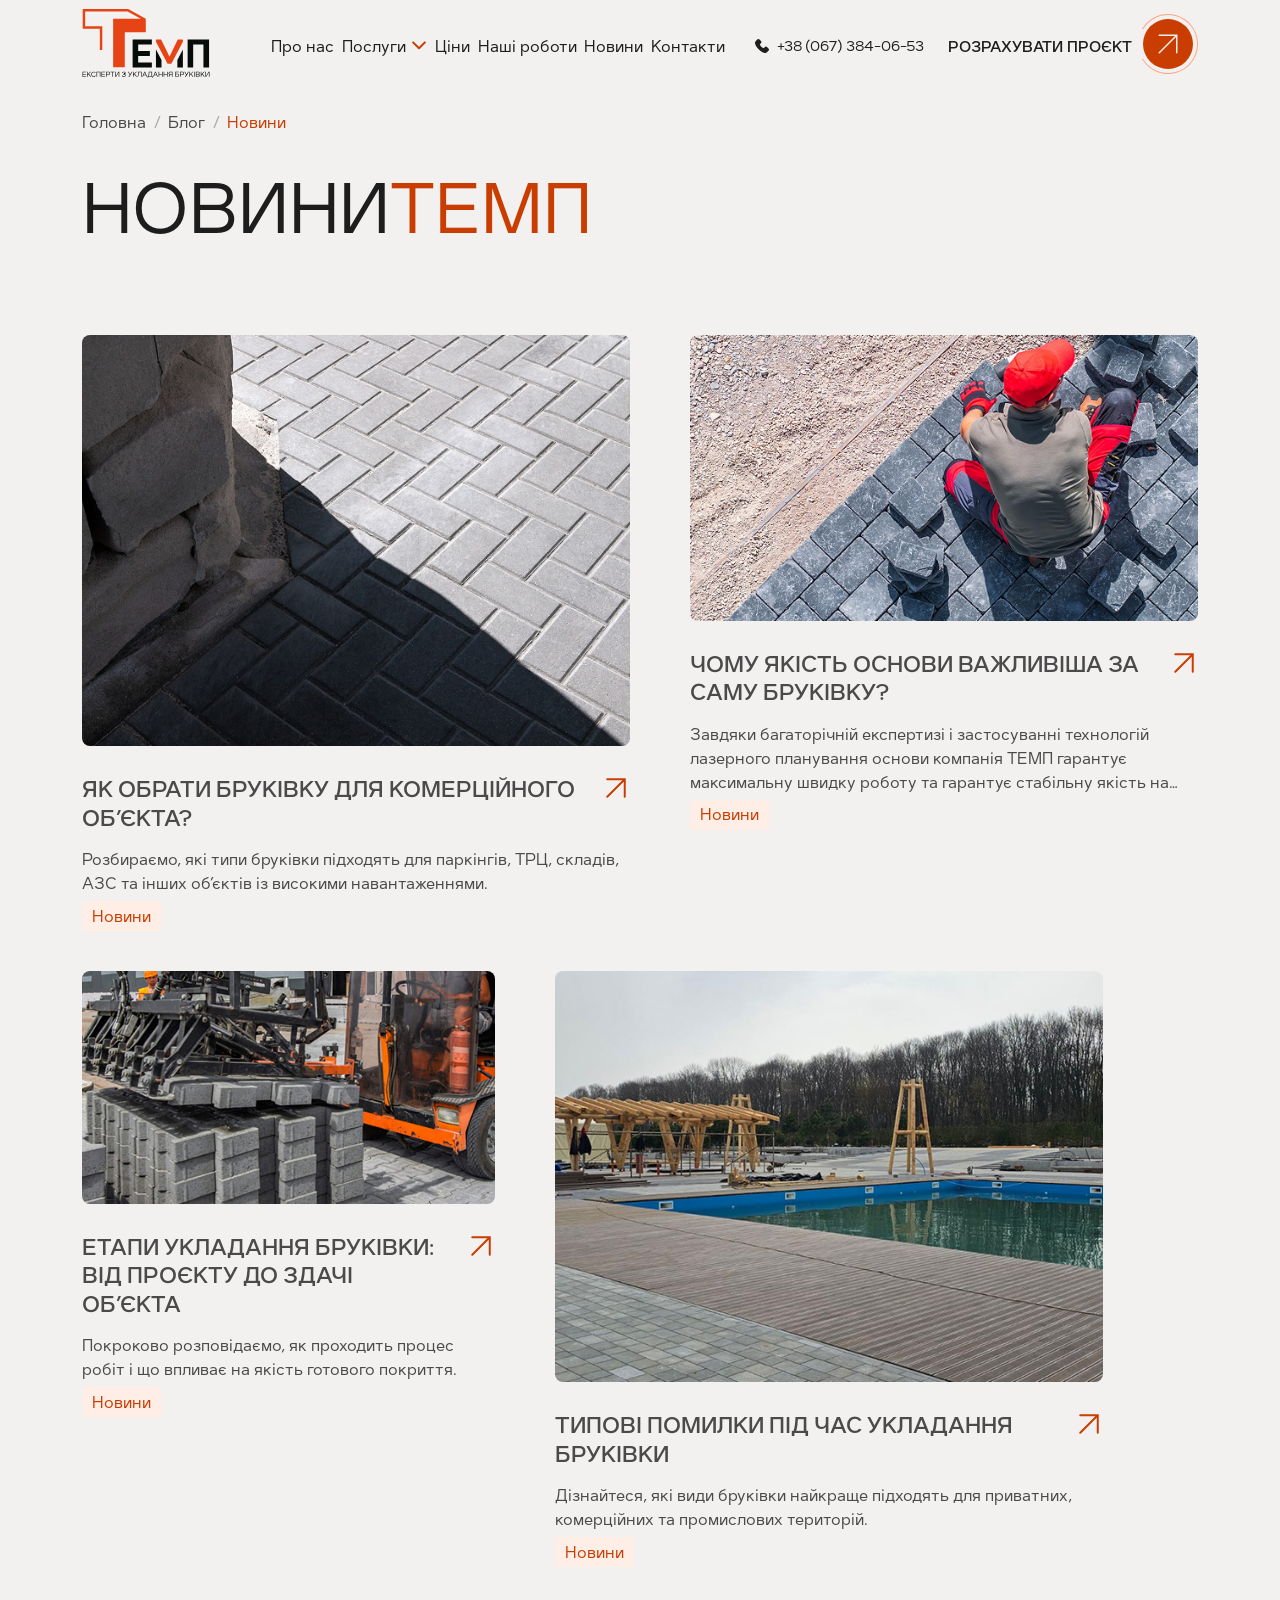
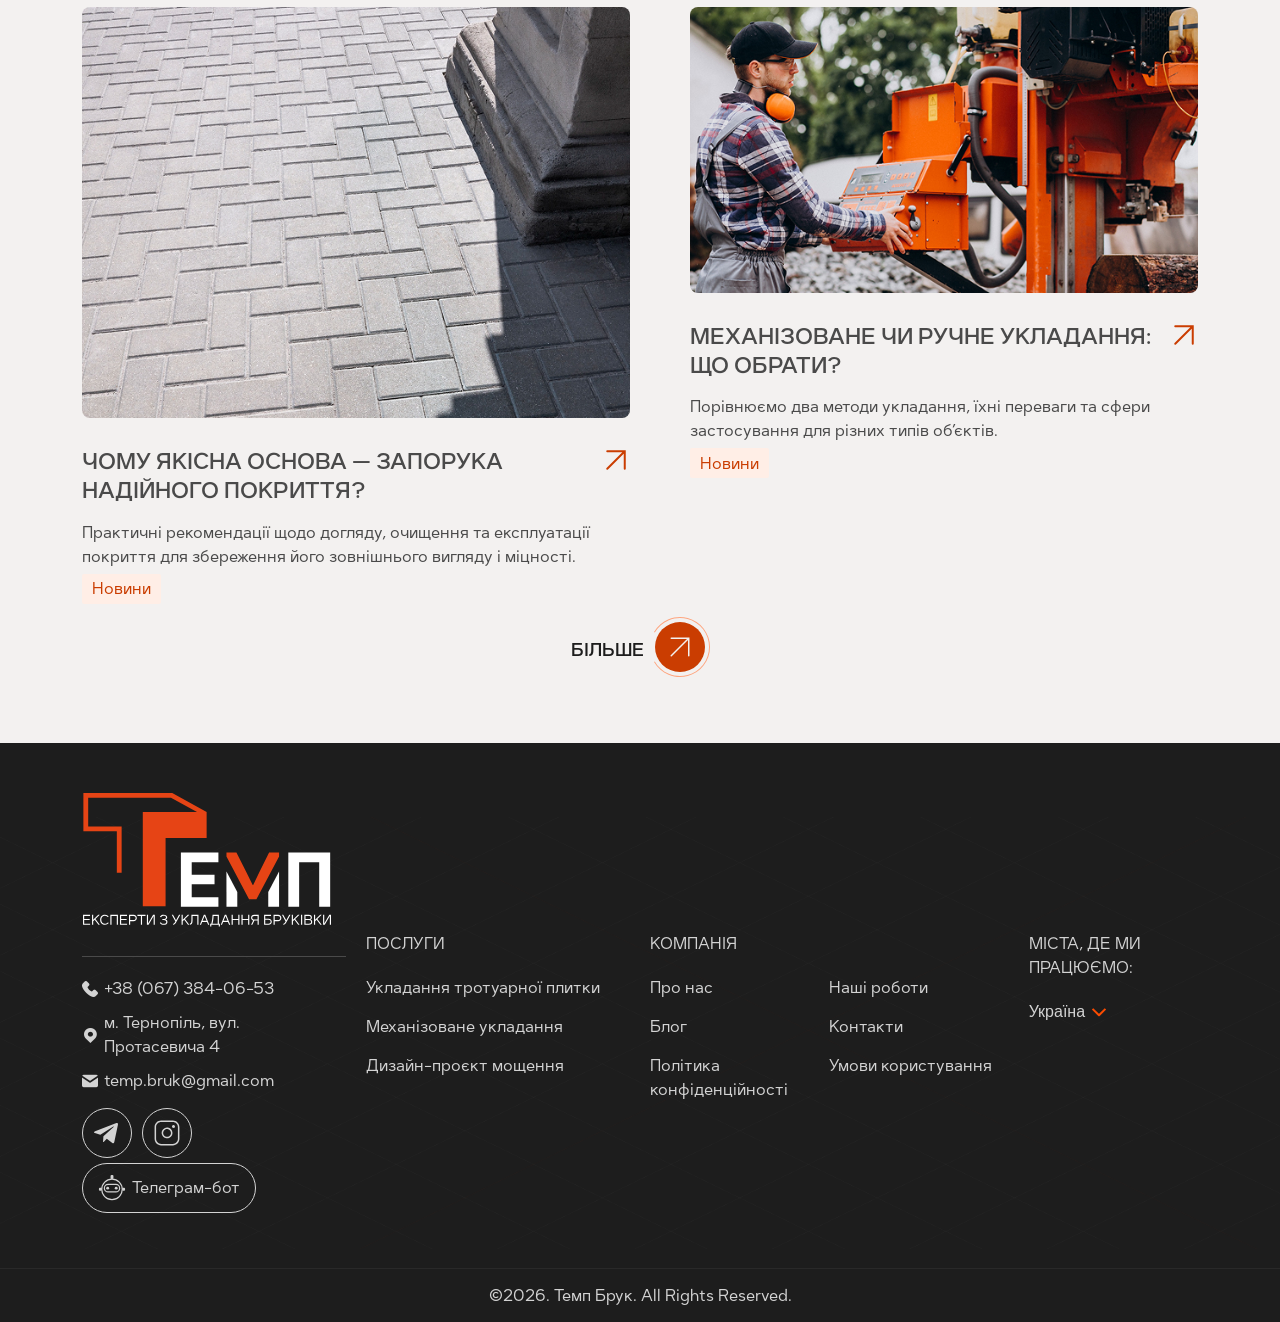
<file: blog-news.html>
<!DOCTYPE html>
<html lang="en">

<head>
    <meta charset="UTF-8">
    <meta http-equiv="X-UA-Compatible" content="IE=edge">
    <meta name="viewport" content="width=device-width, initial-scale=1.0">
    <title>Blog News</title>
    <!-- <link rel="icon" type="image/x-icon" href="favicon.png"> -->

    <link rel="stylesheet" href="css/lib/swiper.css">
    <link rel="stylesheet" href="css/lib/bootstrap-grid.min.css">
    <!-- <link rel="stylesheet" href="css/lib/aos.css"> -->
    <link rel="stylesheet" href="css/lib/splitting.css">
    <link rel="stylesheet" href="css/lib/fancybox.css">

    <link rel="stylesheet" href="css/style.css">
</head>

<body>
    <div class="pagewrapper">
        <header class="header">
            <div class="container">
                <div class="row align-items-center">
                    <div class="col-xl-2 col-md-3 col-4">
                        <a href="#" class="header__logo">
                            <img src="img/general/logo.svg" alt="logo">
                        </a>
                    </div>
                    <div class="col-xl-5 navcol">
                        <nav class="site-nav" aria-label="Primary">
                            <ul class="header__menu">
                                <li class="menu-item"><a href="#">Про нас</a></li>
                                <li class="menu-item menu-item-has-children">
                                    <span>
                                        Послуги
                                        <i>
                                            <svg width="18" height="18" viewBox="0 0 18 18" fill="none"
                                                xmlns="http://www.w3.org/2000/svg">
                                                <path d="M14.728 6.54492L9.00071 12.2722L3.27344 6.54492"
                                                    stroke="#CA3D01" stroke-width="2" stroke-linecap="square"
                                                    stroke-linejoin="round" />
                                            </svg>
                                        </i>
                                    </span>
                                    <ul class="sub-menu">
                                        <li class="menu-item"><a href="#">Укладання бруківки</a>
                                        </li>
                                        <li class="menu-item"><a href="#">Механізоване укладання</a></li>
                                        <li class="menu-item"><a href="#">Ручне укладання бруківки</a>
                                        </li>
                                        <li class="menu-item"><a href="#">Проєктування благоустрою</a>
                                        </li>
                                    </ul>
                                </li>
                                <li class="menu-item"><a href="#">Ціни</a></li>
                                <li class="menu-item"><a href="#">Наші роботи</a></li>
                                <li class="menu-item"><a href="#">Новини</a></li>
                                <li class="menu-item"><a href="#">Контакти</a></li>
                            </ul>
                            <a href="#" class="calculate-btn">
                                Розрахувати проєкт
                                <span class="circle-animation">
                                    <svg width="60" height="60" viewBox="0 0 60 60" fill="none"
                                        xmlns="http://www.w3.org/2000/svg">
                                        <path
                                            d="M4 45C7.30315 50.7192 12.4018 55.1891 18.5052 57.7164C24.6087 60.2436 31.3757 60.687 37.7569 58.9778C44.1381 57.2685 49.7768 53.5022 53.7985 48.2628C57.8201 43.0235 60 36.604 60 30C60 23.396 57.8201 16.9765 53.7985 11.7372C49.7768 6.49784 44.1381 2.73148 37.7569 1.02224C31.3757 -0.687012 24.6087 -0.243627 18.5052 2.28362C12.4018 4.81087 7.30315 9.28075 4 15L4.82025 15.4734C8.01915 9.93466 12.9569 5.60586 18.8677 3.15837C24.7785 0.710881 31.332 0.28149 37.5118 1.93679C43.6916 3.5921 49.1523 7.23958 53.0471 12.3135C56.9418 17.3875 59.0529 23.6044 59.0529 30C59.0529 36.3956 56.9418 42.6125 53.0471 47.6865C49.1523 52.7604 43.6916 56.4079 37.5118 58.0632C31.332 59.7185 24.7785 59.2891 18.8677 56.8416C12.9569 54.3941 8.01915 50.0653 4.82025 44.5266L4 45Z"
                                            fill="#FEA680" />
                                        <rect x="5" y="5" width="50" height="50" rx="25" fill="#CA3D01" />
                                    </svg>
                                    <div class="calculate__icons">
                                        <img class="default-ic" src="img/general/arrow-circlebtn.svg" alt="icon">
                                        <img class="hover-ic" src="img/general/arrow-circlebtn.svg" alt="icon">
                                    </div>
                                </span>
                            </a>
                        </nav>
                        <button class="closemenu">
                            <img src="img/general/close.png" alt="close menu">
                        </button>
                    </div>
                    <div class="col-xl-5 col-md-9 col-8">
                        <div class="header__actions">
                            <a href="tel:+380673840653" class="header__tel">
                                <i class="icon-tel-icon"></i>
                                <span>+38 (067) 384-06-53</span>
                            </a>
                            <a href="#" class="calculate-btn">
                                Розрахувати проєкт
                                <span class="circle-animation">
                                    <svg width="60" height="60" viewBox="0 0 60 60" fill="none"
                                        xmlns="http://www.w3.org/2000/svg">
                                        <path
                                            d="M4 45C7.30315 50.7192 12.4018 55.1891 18.5052 57.7164C24.6087 60.2436 31.3757 60.687 37.7569 58.9778C44.1381 57.2685 49.7768 53.5022 53.7985 48.2628C57.8201 43.0235 60 36.604 60 30C60 23.396 57.8201 16.9765 53.7985 11.7372C49.7768 6.49784 44.1381 2.73148 37.7569 1.02224C31.3757 -0.687012 24.6087 -0.243627 18.5052 2.28362C12.4018 4.81087 7.30315 9.28075 4 15L4.82025 15.4734C8.01915 9.93466 12.9569 5.60586 18.8677 3.15837C24.7785 0.710881 31.332 0.28149 37.5118 1.93679C43.6916 3.5921 49.1523 7.23958 53.0471 12.3135C56.9418 17.3875 59.0529 23.6044 59.0529 30C59.0529 36.3956 56.9418 42.6125 53.0471 47.6865C49.1523 52.7604 43.6916 56.4079 37.5118 58.0632C31.332 59.7185 24.7785 59.2891 18.8677 56.8416C12.9569 54.3941 8.01915 50.0653 4.82025 44.5266L4 45Z"
                                            fill="#FEA680" />
                                        <rect x="5" y="5" width="50" height="50" rx="25" fill="#CA3D01" />
                                    </svg>
                                    <div class="calculate__icons">
                                        <img class="default-ic" src="img/general/arrow-circlebtn.svg" alt="icon">
                                        <img class="hover-ic" src="img/general/arrow-circlebtn.svg" alt="icon">
                                    </div>
                                </span>
                            </a>
                        </div>
                    </div>
                </div>

                <button type="button" class="mebubtn" aria-label="Відкрити меню" aria-expanded="false"
                    aria-controls="site-nav">
                    <img src="img/general/menu.png" alt="menu">
                </button>
            </div>
            <div class="menu-overlay" aria-hidden="true"></div>
        </header>

        <main class="main">
            <div class="breadcrumbs">
                <div class="container">
                    <ul>
                        <li><a href="#">Головна</a></li>
                        <li><a href="#">Блог</a></li>
                        <li>Новини</li>
                    </ul>
                </div>
            </div>

            <section class="blog__headsection">
                <div class="container">
                    <h1 class="hero__title reveal-title" data-splitting>
                        новини<span class="orange-text ">темп</span>
                    </h1>
                </div>
            </section>

            <section class="blog__content">
                <div class="container">
                    <div class="row">
                        <div class="col-lg-6">
                            <a href="#" class="blog-item blog-item__large reveal-up">
                                <div class="imgwrap">
                                    <img src="img/blog/blog1.jpg" alt="alt text">
                                </div>
                                <div class="description">
                                    <h4>
                                        Як обрати бруківку для комерційного об’єкта?
                                        <span class="linkarr-anim">
                                            <img class="default-ic" src="img/general/link-arrow-orange.svg" alt="icon">
                                            <img class="hover-ic" src="img/general/link-arrow-orange.svg" alt="icon">
                                        </span>
                                    </h4>
                                    <p>
                                        Розбираємо, які типи бруківки підходять для паркінгів, ТРЦ, складів, АЗС та
                                        інших об’єктів із високими навантаженнями.
                                    </p>
                                    <div class="tags">
                                        <span>Новини</span>
                                    </div>
                                </div>
                            </a>
                        </div>
                        <div class="col-lg-6">
                            <a href="#" class="blog-item blog-item__middle reveal-up">
                                <div class="imgwrap">
                                    <img src="img/blog/blog2.jpg" alt="alt text">
                                </div>
                                <div class="description">
                                    <h4>
                                        Чому якість основи важливіша за саму бруківку?
                                        <span class="linkarr-anim">
                                            <img class="default-ic" src="img/general/link-arrow-orange.svg" alt="icon">
                                            <img class="hover-ic" src="img/general/link-arrow-orange.svg" alt="icon">
                                        </span>
                                    </h4>
                                    <p>
                                        Завдяки багаторічній експертизі і застосуванні технологій лазерного планування
                                        основи компанія ТЕМП гарантує максимальну швидку роботу та гарантує стабільну
                                        якість на кожному квадраті без «хвиль», просідань і переробок
                                    </p>
                                    <div class="tags">
                                        <span>Новини</span>
                                    </div>
                                </div>
                            </a>
                        </div>
                        <div class="col-lg-5">
                            <a href="#" class="blog-item blog-item__small reveal-up">
                                <div class="imgwrap">
                                    <img src="img/blog/blog7.jpg" alt="alt text">
                                </div>
                                <div class="description">
                                    <h4>
                                        Етапи укладання бруківки: від проєкту до здачі об’єкта
                                        <span class="linkarr-anim">
                                            <img class="default-ic" src="img/general/link-arrow-orange.svg" alt="icon">
                                            <img class="hover-ic" src="img/general/link-arrow-orange.svg" alt="icon">
                                        </span>
                                    </h4>
                                    <p>
                                        Покроково розповідаємо, як проходить процес робіт і що впливає на якість
                                        готового покриття.
                                    </p>
                                    <div class="tags">
                                        <span>Новини</span>
                                    </div>
                                </div>
                            </a>
                        </div>
                        <div class="col-lg-6">
                            <a href="#" class="blog-item blog-item__large reveal-up">
                                <div class="imgwrap">
                                    <img src="img/blog/blog5.jpg" alt="alt text">
                                </div>
                                <div class="description">
                                    <h4>
                                        Типові помилки під час укладання бруківки
                                        <span class="linkarr-anim">
                                            <img class="default-ic" src="img/general/link-arrow-orange.svg" alt="icon">
                                            <img class="hover-ic" src="img/general/link-arrow-orange.svg" alt="icon">
                                        </span>
                                    </h4>
                                    <p>
                                        Дізнайтеся, які види бруківки найкраще підходять для приватних, комерційних та
                                        промислових територій.
                                    </p>
                                    <div class="tags">
                                        <span>Новини</span>
                                    </div>
                                </div>
                            </a>
                        </div>
                        <div class="col-lg-6">
                            <a href="#" class="blog-item blog-item__large reveal-up">
                                <div class="imgwrap">
                                    <img src="img/blog/blog8.jpg" alt="alt text">
                                </div>
                                <div class="description">
                                    <h4>
                                        Чому якісна основа — запорука надійного покриття?
                                        <span class="linkarr-anim">
                                            <img class="default-ic" src="img/general/link-arrow-orange.svg" alt="icon">
                                            <img class="hover-ic" src="img/general/link-arrow-orange.svg" alt="icon">
                                        </span>
                                    </h4>
                                    <p>
                                        Практичні рекомендації щодо догляду, очищення та експлуатації покриття для
                                        збереження його зовнішнього вигляду і міцності.
                                    </p>
                                    <div class="tags">
                                        <span>Новини</span>
                                    </div>
                                </div>
                            </a>
                        </div>
                        <div class="col-lg-6">
                            <a href="#" class="blog-item blog-item__middle reveal-up">
                                <div class="imgwrap">
                                    <img src="img/blog/blog9.jpg" alt="alt text">
                                </div>
                                <div class="description">
                                    <h4>
                                        Механізоване чи ручне укладання: що обрати?
                                        <span class="linkarr-anim">
                                            <img class="default-ic" src="img/general/link-arrow-orange.svg" alt="icon">
                                            <img class="hover-ic" src="img/general/link-arrow-orange.svg" alt="icon">
                                        </span>
                                    </h4>
                                    <p>
                                        Порівнюємо два методи укладання, їхні переваги та сфери застосування для різних
                                        типів об’єктів.
                                    </p>
                                    <div class="tags">
                                        <span>Новини</span>
                                    </div>
                                </div>
                            </a>
                        </div>
                    </div>
                    <div class="bottsectbtn">
                        <a href="#" class="contact-link">
                            Більше
                            <span class="circle-animation">
                                <svg width="60" height="60" viewBox="0 0 60 60" fill="none"
                                    xmlns="http://www.w3.org/2000/svg">
                                    <path
                                        d="M4 45C7.30315 50.7192 12.4018 55.1891 18.5052 57.7164C24.6087 60.2436 31.3757 60.687 37.7569 58.9778C44.1381 57.2685 49.7768 53.5022 53.7985 48.2628C57.8201 43.0235 60 36.604 60 30C60 23.396 57.8201 16.9765 53.7985 11.7372C49.7768 6.49784 44.1381 2.73148 37.7569 1.02224C31.3757 -0.687012 24.6087 -0.243627 18.5052 2.28362C12.4018 4.81087 7.30315 9.28075 4 15L4.82025 15.4734C8.01915 9.93466 12.9569 5.60586 18.8677 3.15837C24.7785 0.710881 31.332 0.28149 37.5118 1.93679C43.6916 3.5921 49.1523 7.23958 53.0471 12.3135C56.9418 17.3875 59.0529 23.6044 59.0529 30C59.0529 36.3956 56.9418 42.6125 53.0471 47.6865C49.1523 52.7604 43.6916 56.4079 37.5118 58.0632C31.332 59.7185 24.7785 59.2891 18.8677 56.8416C12.9569 54.3941 8.01915 50.0653 4.82025 44.5266L4 45Z"
                                        fill="#FEA680"></path>
                                    <rect x="5" y="5" width="50" height="50" rx="25" fill="#CA3D01"></rect>
                                </svg>
                                <div class="calculate__icons">
                                    <img class="default-ic" src="img/general/arrow-circlebtn.svg" alt="icon">
                                    <img class="hover-ic" src="img/general/arrow-circlebtn.svg" alt="icon">
                                </div>
                            </span>
                        </a>
                    </div>


                </div>
            </section>

        </main>

        <footer class="footer">
            <div class="footer__content">
                <div class="container">
                    <div class="row">
                        <div class="col-xl-12 col-lg-7 col-md-6">
                            <a class="footer__logo" href="#">
                                <img src="img/general/footer-logo.svg" alt="logo">
                            </a>
                        </div>
                        <div class="col-xxl-4 col-xl-3 col-lg-5 col-md-6">
                            <div class="footer__contact-info">
                                <ul class="addrlist">
                                    <li>
                                        <a href="tel:+380673840653">
                                            <i class="icon-tel-icon"></i>
                                            +38 (067) 384-06-53
                                        </a>
                                    </li>
                                    <li>
                                        <a href="#">
                                            <i class="icon-footer-loc"></i>
                                            м. Тернопіль, вул. Протасевича 4
                                        </a>
                                    </li>
                                    <li>
                                        <a href="mailto:temp.bruk@gmail.com">
                                            <i class="icon-footer-email"></i>
                                            temp.bruk@gmail.com
                                        </a>

                                    </li>
                                </ul>
                                <ul class="soclist">
                                    <li>
                                        <a href="#" target="_blank">
                                            <svg width="28" height="28" viewBox="0 0 28 28" fill="none"
                                                xmlns="http://www.w3.org/2000/svg">
                                                <path
                                                    d="M24.9339 5.84104L21.3083 23.0011C21.0414 24.2179 20.32 24.5137 19.3133 23.9405L13.7921 19.8539L11.1309 22.4316C10.8733 22.7644 10.4739 22.9771 10.0267 22.9771C10.023 22.9771 10.0212 22.9771 10.0175 22.9771L10.4095 17.3298L20.6421 8.04337C21.0838 7.64951 20.5427 7.42576 19.9556 7.81963L7.31396 15.819L1.86641 14.1104C0.688555 13.735 0.655427 12.927 2.11486 12.3463L23.4008 4.10284C24.3909 3.74041 25.2522 4.33953 24.932 5.84289L24.9339 5.84104Z"
                                                    fill="#D3D3D3" />
                                            </svg>
                                        </a>
                                    </li>
                                    <li>
                                        <a href="#" target="_blank">
                                            <svg width="28" height="28" viewBox="0 0 28 28" fill="none"
                                                xmlns="http://www.w3.org/2000/svg">
                                                <path
                                                    d="M24.917 8.16699C24.9168 5.35969 22.6413 3.08398 19.834 3.08398H8.16699C5.3598 3.08416 3.08416 5.3598 3.08398 8.16699V19.834C3.08398 22.6413 5.35969 24.9168 8.16699 24.917H19.834C22.6414 24.917 24.917 22.6414 24.917 19.834V8.16699ZM26.417 19.834C26.417 23.4699 23.4699 26.417 19.834 26.417H8.16699C4.53127 26.4168 1.58398 23.4697 1.58398 19.834V8.16699C1.58416 4.53138 4.53138 1.58416 8.16699 1.58398H19.834C23.4697 1.58398 26.4168 4.53127 26.417 8.16699V19.834Z"
                                                    fill="#D3D3D3" />
                                                <path
                                                    d="M11.5551 9.14161C12.5663 8.61695 13.7173 8.42476 14.8441 8.5918C15.9937 8.76227 17.0585 9.29835 17.8803 10.1201C18.7018 10.9418 19.2372 12.0059 19.4076 13.1553C19.5747 14.2822 19.3825 15.4331 18.8578 16.4443C18.3331 17.4556 17.5024 18.2759 16.4848 18.7881C15.4671 19.3002 14.3136 19.4788 13.1889 19.2979C12.0643 19.1168 11.0256 18.5856 10.2201 17.7803C9.41451 16.9747 8.88258 15.9354 8.70156 14.8106C8.52057 13.6857 8.69915 12.5323 9.21133 11.5147C9.72356 10.497 10.5438 9.66634 11.5551 9.14161ZM14.6244 10.0752C13.8095 9.95437 12.9767 10.0942 12.2455 10.4736C11.5145 10.8531 10.9215 11.4538 10.5512 12.1895C10.181 12.9252 10.0522 13.7591 10.183 14.5723C10.3139 15.3856 10.6982 16.1372 11.2807 16.7197C11.863 17.302 12.6141 17.6855 13.4271 17.8164C14.2405 17.9473 15.0751 17.8186 15.8109 17.4482C16.5467 17.0779 17.1474 16.4851 17.5268 15.7539C17.9062 15.0227 18.0451 14.1899 17.9242 13.375C17.8009 12.5441 17.4137 11.7747 16.8197 11.1807C16.2255 10.5865 15.4557 10.1985 14.6244 10.0752Z"
                                                    fill="#D3D3D3" />
                                                <path
                                                    d="M21.9838 7.27997C22.0301 7.59207 21.9767 7.91081 21.8314 8.19085C21.6861 8.4709 21.4562 8.698 21.1744 8.83985C20.8926 8.9817 20.5732 9.03107 20.2617 8.98095C19.9502 8.93082 19.6624 8.78375 19.4393 8.56066C19.2162 8.33756 19.0692 8.0498 19.0191 7.7383C18.9689 7.42681 19.0183 7.10744 19.1601 6.82562C19.302 6.5438 19.5291 6.31388 19.8091 6.16857C20.0892 6.02325 20.4079 5.96995 20.72 6.01623C21.0384 6.06343 21.3331 6.21177 21.5607 6.43934C21.7882 6.66691 21.9366 6.96163 21.9838 7.27997Z"
                                                    fill="#D3D3D3" />
                                            </svg>
                                        </a>
                                    </li>
                                    <li>
                                        <a class="textbtn" href="#" target="_blank">
                                            <svg width="28" height="28" viewBox="0 0 28 28" fill="none"
                                                xmlns="http://www.w3.org/2000/svg">
                                                <circle class="hstroke" cx="14.0006" cy="15.3063" r="10.2453"
                                                    stroke="#D3D3D3" stroke-width="1.2" />
                                                <rect class="hstroke" x="6.36758" y="10.4184" width="15.264"
                                                    height="7.424" rx="3.712" stroke="#D3D3D3" stroke-width="1.2" />
                                                <circle class="hfill" cx="9.68636" cy="14.1307" r="1.43733"
                                                    fill="#D3D3D3" />
                                                <circle class="hfill" cx="18.1805" cy="14.1307" r="1.43733"
                                                    fill="#D3D3D3" />
                                                <rect class="hfill" x="0.933594" y="13.8691" width="2.87467"
                                                    height="2.87467" rx="1" fill="#D3D3D3" />
                                                <rect class="hfill" x="12.5625" y="0.933594" width="2.87467"
                                                    height="4.18133" rx="1" fill="#D3D3D3" />
                                                <rect class="hfill" x="24.1914" y="13.8691" width="2.87467"
                                                    height="2.87467" rx="1" fill="#D3D3D3" />
                                            </svg>
                                            Телеграм-бот
                                        </a>
                                    </li>
                                </ul>
                            </div>
                        </div>
                        <div class="col-xxl-2 offset-xxl-1 col-xl-3 col-lg-4">
                            <div class="footer__item">
                                <p class="title">послуги</p>
                                <ul>
                                    <li><a href="#">Укладання тротуарної плитки</a></li>
                                    <li><a href="#">Механізоване укладання</a></li>
                                    <li><a href="#">Дизайн-проєкт мощення</a></li>
                                </ul>
                            </div>
                        </div>
                        <div class="col-xxl-3 col-xl-4 col-lg-4">
                            <div class="footer__item ">
                                <p class="title">Компанія</p>
                                <ul class="listcol2">
                                    <li><a href="#">Про нас</a></li>
                                    <li><a href="#">Наші роботи</a></li>
                                    <li><a href="#">Блог</a></li>
                                    <li><a href="#">Контакти</a></li>
                                    <li><a href="#">Політика конфіденційності</a></li>
                                    <li><a href="#">Умови користування</a></li>
                                </ul>
                            </div>
                        </div>
                        <div class="col-xxl-2 col-xl-2 col-lg-4">
                            <div class="footer__item">
                                <p class="title">Міста, де ми працюємо:</p>
                                <div class="states">
                                    <button type="button" aria-expanded="false">Україна</button>
                                    <ul>
                                        <li><a href="#">Тернопіль</a></li>
                                        <li><a href="#">Івано-Франківськ</a></li>
                                        <li><a href="#">Київ</a></li>
                                    </ul>
                                </div>
                            </div>
                        </div>
                    </div>
                </div>
            </div>
            <div class="footer__rights">
                <div class="container">
                    <p>©2026. Темп Брук. All Rights Reserved.</p>
                </div>
            </div>
        </footer>
    </div>


    <script src="js/lib/jquery.js"></script>
    <script src="js/lib/swiper.js"></script>
    <!-- <script src="js/lib/aos.js"></script> -->
    <!-- плавний скрол + відслідковування скролу -->
    <script src="js/lib/lenis.js"></script>
    <!-- розділення тексту на елементи для анімації -->
    <script src="js/lib/splitting.js"></script>
    <!-- анімація -->
    <script src="js/lib/gsap.min.js"></script>
    <script src="js/lib/ScrollTrigger.min.js"></script>
    
    <script src="js/lib/fancybox.js"></script>
    <script src="js/lib/jquery.inputmask.min.js"></script>
    <script src="js/main.js"></script>

</body>


</html>
</file>
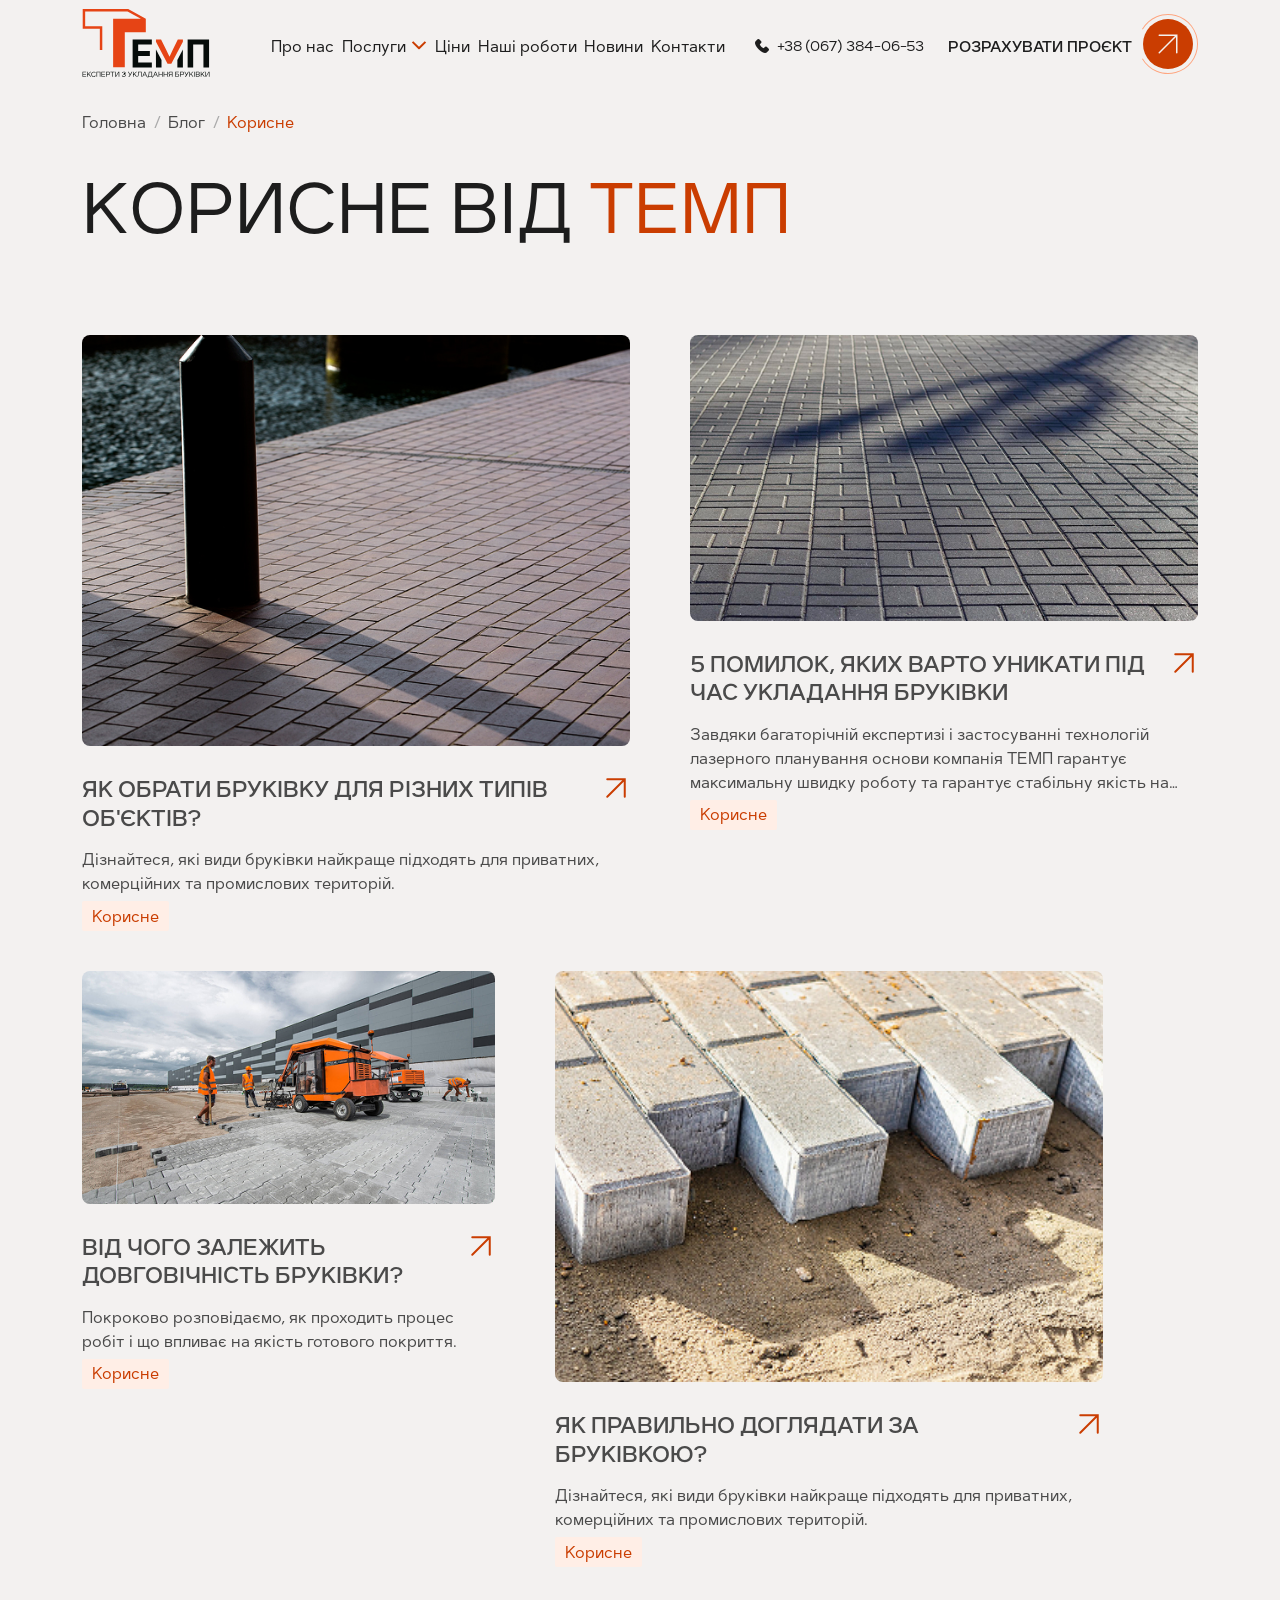
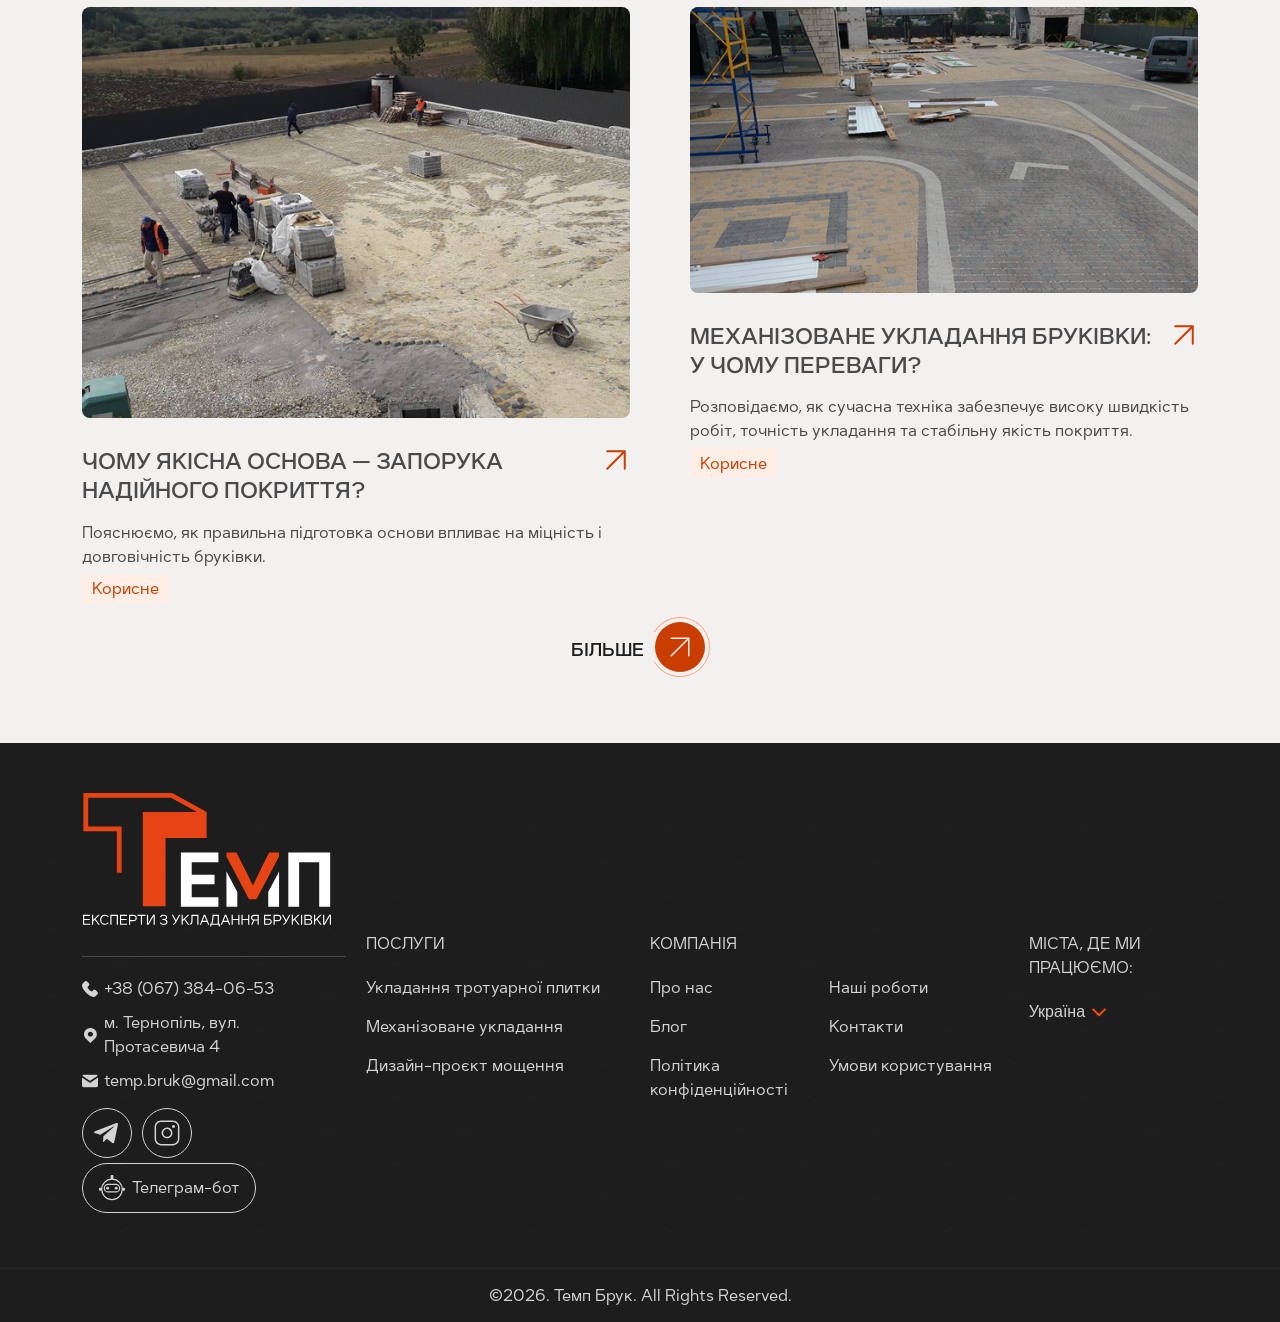
<file: blog-useful.html>
<!DOCTYPE html>
<html lang="en">

<head>
    <meta charset="UTF-8">
    <meta http-equiv="X-UA-Compatible" content="IE=edge">
    <meta name="viewport" content="width=device-width, initial-scale=1.0">
    <title>Blog Useful</title>
    <!-- <link rel="icon" type="image/x-icon" href="favicon.png"> -->

    <link rel="stylesheet" href="css/lib/swiper.css">
    <link rel="stylesheet" href="css/lib/bootstrap-grid.min.css">
    <!-- <link rel="stylesheet" href="css/lib/aos.css"> -->
    <link rel="stylesheet" href="css/lib/splitting.css">
    <link rel="stylesheet" href="css/lib/fancybox.css">

    <link rel="stylesheet" href="css/style.css">
</head>

<body>
    <div class="pagewrapper">
        <header class="header">
            <div class="container">
                <div class="row align-items-center">
                    <div class="col-xl-2 col-md-3 col-4">
                        <a href="#" class="header__logo">
                            <img src="img/general/logo.svg" alt="logo">
                        </a>
                    </div>
                    <div class="col-xl-5 navcol">
                        <nav class="site-nav" aria-label="Primary">
                            <ul class="header__menu">
                                <li class="menu-item"><a href="#">Про нас</a></li>
                                <li class="menu-item menu-item-has-children">
                                    <span>
                                        Послуги
                                        <i>
                                            <svg width="18" height="18" viewBox="0 0 18 18" fill="none"
                                                xmlns="http://www.w3.org/2000/svg">
                                                <path d="M14.728 6.54492L9.00071 12.2722L3.27344 6.54492"
                                                    stroke="#CA3D01" stroke-width="2" stroke-linecap="square"
                                                    stroke-linejoin="round" />
                                            </svg>
                                        </i>
                                    </span>
                                    <ul class="sub-menu">
                                        <li class="menu-item"><a href="#">Укладання бруківки</a>
                                        </li>
                                        <li class="menu-item"><a href="#">Механізоване укладання</a></li>
                                        <li class="menu-item"><a href="#">Ручне укладання бруківки</a>
                                        </li>
                                        <li class="menu-item"><a href="#">Проєктування благоустрою</a>
                                        </li>
                                    </ul>
                                </li>
                                <li class="menu-item"><a href="#">Ціни</a></li>
                                <li class="menu-item"><a href="#">Наші роботи</a></li>
                                <li class="menu-item"><a href="#">Новини</a></li>
                                <li class="menu-item"><a href="#">Контакти</a></li>
                            </ul>
                            <a href="#" class="calculate-btn">
                                Розрахувати проєкт
                                <span class="circle-animation">
                                    <svg width="60" height="60" viewBox="0 0 60 60" fill="none"
                                        xmlns="http://www.w3.org/2000/svg">
                                        <path
                                            d="M4 45C7.30315 50.7192 12.4018 55.1891 18.5052 57.7164C24.6087 60.2436 31.3757 60.687 37.7569 58.9778C44.1381 57.2685 49.7768 53.5022 53.7985 48.2628C57.8201 43.0235 60 36.604 60 30C60 23.396 57.8201 16.9765 53.7985 11.7372C49.7768 6.49784 44.1381 2.73148 37.7569 1.02224C31.3757 -0.687012 24.6087 -0.243627 18.5052 2.28362C12.4018 4.81087 7.30315 9.28075 4 15L4.82025 15.4734C8.01915 9.93466 12.9569 5.60586 18.8677 3.15837C24.7785 0.710881 31.332 0.28149 37.5118 1.93679C43.6916 3.5921 49.1523 7.23958 53.0471 12.3135C56.9418 17.3875 59.0529 23.6044 59.0529 30C59.0529 36.3956 56.9418 42.6125 53.0471 47.6865C49.1523 52.7604 43.6916 56.4079 37.5118 58.0632C31.332 59.7185 24.7785 59.2891 18.8677 56.8416C12.9569 54.3941 8.01915 50.0653 4.82025 44.5266L4 45Z"
                                            fill="#FEA680" />
                                        <rect x="5" y="5" width="50" height="50" rx="25" fill="#CA3D01" />
                                    </svg>
                                    <div class="calculate__icons">
                                        <img class="default-ic" src="img/general/arrow-circlebtn.svg" alt="icon">
                                        <img class="hover-ic" src="img/general/arrow-circlebtn.svg" alt="icon">
                                    </div>
                                </span>
                            </a>
                        </nav>
                        <button class="closemenu">
                            <img src="img/general/close.png" alt="close menu">
                        </button>
                    </div>
                    <div class="col-xl-5 col-md-9 col-8">
                        <div class="header__actions">
                            <a href="tel:+380673840653" class="header__tel">
                                <i class="icon-tel-icon"></i>
                                <span>+38 (067) 384-06-53</span>
                            </a>
                            <a href="#" class="calculate-btn">
                                Розрахувати проєкт
                                <span class="circle-animation">
                                    <svg width="60" height="60" viewBox="0 0 60 60" fill="none"
                                        xmlns="http://www.w3.org/2000/svg">
                                        <path
                                            d="M4 45C7.30315 50.7192 12.4018 55.1891 18.5052 57.7164C24.6087 60.2436 31.3757 60.687 37.7569 58.9778C44.1381 57.2685 49.7768 53.5022 53.7985 48.2628C57.8201 43.0235 60 36.604 60 30C60 23.396 57.8201 16.9765 53.7985 11.7372C49.7768 6.49784 44.1381 2.73148 37.7569 1.02224C31.3757 -0.687012 24.6087 -0.243627 18.5052 2.28362C12.4018 4.81087 7.30315 9.28075 4 15L4.82025 15.4734C8.01915 9.93466 12.9569 5.60586 18.8677 3.15837C24.7785 0.710881 31.332 0.28149 37.5118 1.93679C43.6916 3.5921 49.1523 7.23958 53.0471 12.3135C56.9418 17.3875 59.0529 23.6044 59.0529 30C59.0529 36.3956 56.9418 42.6125 53.0471 47.6865C49.1523 52.7604 43.6916 56.4079 37.5118 58.0632C31.332 59.7185 24.7785 59.2891 18.8677 56.8416C12.9569 54.3941 8.01915 50.0653 4.82025 44.5266L4 45Z"
                                            fill="#FEA680" />
                                        <rect x="5" y="5" width="50" height="50" rx="25" fill="#CA3D01" />
                                    </svg>
                                    <div class="calculate__icons">
                                        <img class="default-ic" src="img/general/arrow-circlebtn.svg" alt="icon">
                                        <img class="hover-ic" src="img/general/arrow-circlebtn.svg" alt="icon">
                                    </div>
                                </span>
                            </a>
                        </div>
                    </div>
                </div>

                <button type="button" class="mebubtn" aria-label="Відкрити меню" aria-expanded="false"
                    aria-controls="site-nav">
                    <img src="img/general/menu.png" alt="menu">
                </button>
            </div>
            <div class="menu-overlay" aria-hidden="true"></div>
        </header>

        <main class="main">
            <div class="breadcrumbs">
                <div class="container">
                    <ul>
                        <li><a href="#">Головна</a></li>
                        <li><a href="#">Блог</a></li>
                        <li>Корисне</li>
                    </ul>
                </div>
            </div>

            <section class="blog__headsection">
                <div class="container">
                    <h1 class="hero__title reveal-title" data-splitting>
                        Корисне від <span class="orange-text">темп</span>
                    </h1>
                </div>
            </section>

            <section class="blog__content">
                <div class="container">
                    <div class="row">
                        <div class="col-lg-6">
                            <a href="#" class="blog-item blog-item__large reveal-up">
                                <div class="imgwrap">
                                    <img src="img/blog/blog4.jpg" alt="alt text">
                                </div>
                                <div class="description">
                                    <h4>
                                        Як обрати бруківку для різних типів об'єктів?
                                        <span class="linkarr-anim">
                                            <img class="default-ic" src="img/general/link-arrow-orange.svg" alt="icon">
                                            <img class="hover-ic" src="img/general/link-arrow-orange.svg" alt="icon">
                                        </span>
                                    </h4>
                                    <p>
                                        Дізнайтеся, які види бруківки найкраще підходять для приватних, комерційних та
                                        промислових територій.
                                    </p>
                                    <div class="tags">
                                        <span>Корисне</span>
                                    </div>
                                </div>
                            </a>
                        </div>
                        <div class="col-lg-6">
                            <a href="#" class="blog-item blog-item__middle reveal-up">
                                <div class="imgwrap">
                                    <img src="img/blog/blog10.jpg" alt="alt text">
                                </div>
                                <div class="description">
                                    <h4>
                                        5 помилок, яких варто уникати під час укладання бруківки
                                        <span class="linkarr-anim">
                                            <img class="default-ic" src="img/general/link-arrow-orange.svg" alt="icon">
                                            <img class="hover-ic" src="img/general/link-arrow-orange.svg" alt="icon">
                                        </span>
                                    </h4>
                                    <p>
                                        Завдяки багаторічній експертизі і застосуванні технологій лазерного планування
                                        основи компанія ТЕМП гарантує максимальну швидку роботу та гарантує стабільну
                                        якість на кожному квадраті без «хвиль», просідань і переробок
                                    </p>
                                    <div class="tags">
                                        <span>Корисне</span>
                                    </div>
                                </div>
                            </a>
                        </div>
                        <div class="col-lg-5">
                            <a href="#" class="blog-item blog-item__small reveal-up">
                                <div class="imgwrap">
                                    <img src="img/blog/blog11.jpg" alt="alt text">
                                </div>
                                <div class="description">
                                    <h4>
                                        Від чого залежить довговічність бруківки?
                                        <span class="linkarr-anim">
                                            <img class="default-ic" src="img/general/link-arrow-orange.svg" alt="icon">
                                            <img class="hover-ic" src="img/general/link-arrow-orange.svg" alt="icon">
                                        </span>
                                    </h4>
                                    <p>
                                        Покроково розповідаємо, як проходить процес робіт і що впливає на якість
                                        готового покриття.
                                    </p>
                                    <div class="tags">
                                        <span>Корисне</span>
                                    </div>
                                </div>
                            </a>
                        </div>
                        <div class="col-lg-6">
                            <a href="#" class="blog-item blog-item__large reveal-up">
                                <div class="imgwrap">
                                    <img src="img/blog/blog3.jpg" alt="alt text">
                                </div>
                                <div class="description">
                                    <h4>
                                        Як правильно доглядати за бруківкою?
                                        <span class="linkarr-anim">
                                            <img class="default-ic" src="img/general/link-arrow-orange.svg" alt="icon">
                                            <img class="hover-ic" src="img/general/link-arrow-orange.svg" alt="icon">
                                        </span>
                                    </h4>
                                    <p>
                                        Дізнайтеся, які види бруківки найкраще підходять для приватних, комерційних та
                                        промислових територій.
                                    </p>
                                    <div class="tags">
                                        <span>Корисне</span>
                                    </div>
                                </div>
                            </a>
                        </div>
                        <div class="col-lg-6">
                            <a href="#" class="blog-item blog-item__large reveal-up">
                                <div class="imgwrap">
                                    <img src="img/blog/blog12.jpg" alt="alt text">
                                </div>
                                <div class="description">
                                    <h4>
                                        Чому якісна основа — запорука надійного покриття?
                                        <span class="linkarr-anim">
                                            <img class="default-ic" src="img/general/link-arrow-orange.svg" alt="icon">
                                            <img class="hover-ic" src="img/general/link-arrow-orange.svg" alt="icon">
                                        </span>
                                    </h4>
                                    <p>
                                        Пояснюємо, як правильна підготовка основи впливає на міцність і довговічність
                                        бруківки.
                                    </p>
                                    <div class="tags">
                                        <span>Корисне</span>
                                    </div>
                                </div>
                            </a>
                        </div>
                        <div class="col-lg-6">
                            <a href="#" class="blog-item blog-item__middle reveal-up">
                                <div class="imgwrap">
                                    <img src="img/blog/blog13.jpg" alt="alt text">
                                </div>
                                <div class="description">
                                    <h4>
                                        Механізоване укладання бруківки: у чому переваги?
                                        <span class="linkarr-anim">
                                            <img class="default-ic" src="img/general/link-arrow-orange.svg" alt="icon">
                                            <img class="hover-ic" src="img/general/link-arrow-orange.svg" alt="icon">
                                        </span>
                                    </h4>
                                    <p>
                                        Розповідаємо, як сучасна техніка забезпечує високу швидкість робіт, точність
                                        укладання та стабільну якість покриття.
                                    </p>
                                    <div class="tags">
                                        <span>Корисне</span>
                                    </div>
                                </div>
                            </a>
                        </div>
                    </div>
                    <div class="bottsectbtn">
                        <a href="#" class="contact-link">
                            Більше
                            <span class="circle-animation">
                                <svg width="60" height="60" viewBox="0 0 60 60" fill="none"
                                    xmlns="http://www.w3.org/2000/svg">
                                    <path
                                        d="M4 45C7.30315 50.7192 12.4018 55.1891 18.5052 57.7164C24.6087 60.2436 31.3757 60.687 37.7569 58.9778C44.1381 57.2685 49.7768 53.5022 53.7985 48.2628C57.8201 43.0235 60 36.604 60 30C60 23.396 57.8201 16.9765 53.7985 11.7372C49.7768 6.49784 44.1381 2.73148 37.7569 1.02224C31.3757 -0.687012 24.6087 -0.243627 18.5052 2.28362C12.4018 4.81087 7.30315 9.28075 4 15L4.82025 15.4734C8.01915 9.93466 12.9569 5.60586 18.8677 3.15837C24.7785 0.710881 31.332 0.28149 37.5118 1.93679C43.6916 3.5921 49.1523 7.23958 53.0471 12.3135C56.9418 17.3875 59.0529 23.6044 59.0529 30C59.0529 36.3956 56.9418 42.6125 53.0471 47.6865C49.1523 52.7604 43.6916 56.4079 37.5118 58.0632C31.332 59.7185 24.7785 59.2891 18.8677 56.8416C12.9569 54.3941 8.01915 50.0653 4.82025 44.5266L4 45Z"
                                        fill="#FEA680"></path>
                                    <rect x="5" y="5" width="50" height="50" rx="25" fill="#CA3D01"></rect>
                                </svg>
                                <div class="calculate__icons">
                                    <img class="default-ic" src="img/general/arrow-circlebtn.svg" alt="icon">
                                    <img class="hover-ic" src="img/general/arrow-circlebtn.svg" alt="icon">
                                </div>
                            </span>
                        </a>
                    </div>


                </div>
            </section>

        </main>

        <footer class="footer">
            <div class="footer__content">
                <div class="container">
                    <div class="row">
                        <div class="col-xl-12 col-lg-7 col-md-6">
                            <a class="footer__logo" href="#">
                                <img src="img/general/footer-logo.svg" alt="logo">
                            </a>
                        </div>
                        <div class="col-xxl-4 col-xl-3 col-lg-5 col-md-6">
                            <div class="footer__contact-info">
                                <ul class="addrlist">
                                    <li>
                                        <a href="tel:+380673840653">
                                            <i class="icon-tel-icon"></i>
                                            +38 (067) 384-06-53
                                        </a>
                                    </li>
                                    <li>
                                        <a href="#">
                                            <i class="icon-footer-loc"></i>
                                            м. Тернопіль, вул. Протасевича 4
                                        </a>
                                    </li>
                                    <li>
                                        <a href="mailto:temp.bruk@gmail.com">
                                            <i class="icon-footer-email"></i>
                                            temp.bruk@gmail.com
                                        </a>

                                    </li>
                                </ul>
                                <ul class="soclist">
                                    <li>
                                        <a href="#" target="_blank">
                                            <svg width="28" height="28" viewBox="0 0 28 28" fill="none"
                                                xmlns="http://www.w3.org/2000/svg">
                                                <path
                                                    d="M24.9339 5.84104L21.3083 23.0011C21.0414 24.2179 20.32 24.5137 19.3133 23.9405L13.7921 19.8539L11.1309 22.4316C10.8733 22.7644 10.4739 22.9771 10.0267 22.9771C10.023 22.9771 10.0212 22.9771 10.0175 22.9771L10.4095 17.3298L20.6421 8.04337C21.0838 7.64951 20.5427 7.42576 19.9556 7.81963L7.31396 15.819L1.86641 14.1104C0.688555 13.735 0.655427 12.927 2.11486 12.3463L23.4008 4.10284C24.3909 3.74041 25.2522 4.33953 24.932 5.84289L24.9339 5.84104Z"
                                                    fill="#D3D3D3" />
                                            </svg>
                                        </a>
                                    </li>
                                    <li>
                                        <a href="#" target="_blank">
                                            <svg width="28" height="28" viewBox="0 0 28 28" fill="none"
                                                xmlns="http://www.w3.org/2000/svg">
                                                <path
                                                    d="M24.917 8.16699C24.9168 5.35969 22.6413 3.08398 19.834 3.08398H8.16699C5.3598 3.08416 3.08416 5.3598 3.08398 8.16699V19.834C3.08398 22.6413 5.35969 24.9168 8.16699 24.917H19.834C22.6414 24.917 24.917 22.6414 24.917 19.834V8.16699ZM26.417 19.834C26.417 23.4699 23.4699 26.417 19.834 26.417H8.16699C4.53127 26.4168 1.58398 23.4697 1.58398 19.834V8.16699C1.58416 4.53138 4.53138 1.58416 8.16699 1.58398H19.834C23.4697 1.58398 26.4168 4.53127 26.417 8.16699V19.834Z"
                                                    fill="#D3D3D3" />
                                                <path
                                                    d="M11.5551 9.14161C12.5663 8.61695 13.7173 8.42476 14.8441 8.5918C15.9937 8.76227 17.0585 9.29835 17.8803 10.1201C18.7018 10.9418 19.2372 12.0059 19.4076 13.1553C19.5747 14.2822 19.3825 15.4331 18.8578 16.4443C18.3331 17.4556 17.5024 18.2759 16.4848 18.7881C15.4671 19.3002 14.3136 19.4788 13.1889 19.2979C12.0643 19.1168 11.0256 18.5856 10.2201 17.7803C9.41451 16.9747 8.88258 15.9354 8.70156 14.8106C8.52057 13.6857 8.69915 12.5323 9.21133 11.5147C9.72356 10.497 10.5438 9.66634 11.5551 9.14161ZM14.6244 10.0752C13.8095 9.95437 12.9767 10.0942 12.2455 10.4736C11.5145 10.8531 10.9215 11.4538 10.5512 12.1895C10.181 12.9252 10.0522 13.7591 10.183 14.5723C10.3139 15.3856 10.6982 16.1372 11.2807 16.7197C11.863 17.302 12.6141 17.6855 13.4271 17.8164C14.2405 17.9473 15.0751 17.8186 15.8109 17.4482C16.5467 17.0779 17.1474 16.4851 17.5268 15.7539C17.9062 15.0227 18.0451 14.1899 17.9242 13.375C17.8009 12.5441 17.4137 11.7747 16.8197 11.1807C16.2255 10.5865 15.4557 10.1985 14.6244 10.0752Z"
                                                    fill="#D3D3D3" />
                                                <path
                                                    d="M21.9838 7.27997C22.0301 7.59207 21.9767 7.91081 21.8314 8.19085C21.6861 8.4709 21.4562 8.698 21.1744 8.83985C20.8926 8.9817 20.5732 9.03107 20.2617 8.98095C19.9502 8.93082 19.6624 8.78375 19.4393 8.56066C19.2162 8.33756 19.0692 8.0498 19.0191 7.7383C18.9689 7.42681 19.0183 7.10744 19.1601 6.82562C19.302 6.5438 19.5291 6.31388 19.8091 6.16857C20.0892 6.02325 20.4079 5.96995 20.72 6.01623C21.0384 6.06343 21.3331 6.21177 21.5607 6.43934C21.7882 6.66691 21.9366 6.96163 21.9838 7.27997Z"
                                                    fill="#D3D3D3" />
                                            </svg>
                                        </a>
                                    </li>
                                    <li>
                                        <a class="textbtn" href="#" target="_blank">
                                            <svg width="28" height="28" viewBox="0 0 28 28" fill="none"
                                                xmlns="http://www.w3.org/2000/svg">
                                                <circle class="hstroke" cx="14.0006" cy="15.3063" r="10.2453"
                                                    stroke="#D3D3D3" stroke-width="1.2" />
                                                <rect class="hstroke" x="6.36758" y="10.4184" width="15.264"
                                                    height="7.424" rx="3.712" stroke="#D3D3D3" stroke-width="1.2" />
                                                <circle class="hfill" cx="9.68636" cy="14.1307" r="1.43733"
                                                    fill="#D3D3D3" />
                                                <circle class="hfill" cx="18.1805" cy="14.1307" r="1.43733"
                                                    fill="#D3D3D3" />
                                                <rect class="hfill" x="0.933594" y="13.8691" width="2.87467"
                                                    height="2.87467" rx="1" fill="#D3D3D3" />
                                                <rect class="hfill" x="12.5625" y="0.933594" width="2.87467"
                                                    height="4.18133" rx="1" fill="#D3D3D3" />
                                                <rect class="hfill" x="24.1914" y="13.8691" width="2.87467"
                                                    height="2.87467" rx="1" fill="#D3D3D3" />
                                            </svg>
                                            Телеграм-бот
                                        </a>
                                    </li>
                                </ul>
                            </div>
                        </div>
                        <div class="col-xxl-2 offset-xxl-1 col-xl-3 col-lg-4">
                            <div class="footer__item">
                                <p class="title">послуги</p>
                                <ul>
                                    <li><a href="#">Укладання тротуарної плитки</a></li>
                                    <li><a href="#">Механізоване укладання</a></li>
                                    <li><a href="#">Дизайн-проєкт мощення</a></li>
                                </ul>
                            </div>
                        </div>
                        <div class="col-xxl-3 col-xl-4 col-lg-4">
                            <div class="footer__item ">
                                <p class="title">Компанія</p>
                                <ul class="listcol2">
                                    <li><a href="#">Про нас</a></li>
                                    <li><a href="#">Наші роботи</a></li>
                                    <li><a href="#">Блог</a></li>
                                    <li><a href="#">Контакти</a></li>
                                    <li><a href="#">Політика конфіденційності</a></li>
                                    <li><a href="#">Умови користування</a></li>
                                </ul>
                            </div>
                        </div>
                        <div class="col-xxl-2 col-xl-2 col-lg-4">
                            <div class="footer__item">
                                <p class="title">Міста, де ми працюємо:</p>
                                <div class="states">
                                    <button type="button" aria-expanded="false">Україна</button>
                                    <ul>
                                        <li><a href="#">Тернопіль</a></li>
                                        <li><a href="#">Івано-Франківськ</a></li>
                                        <li><a href="#">Київ</a></li>
                                    </ul>
                                </div>
                            </div>
                        </div>
                    </div>
                </div>
            </div>
            <div class="footer__rights">
                <div class="container">
                    <p>©2026. Темп Брук. All Rights Reserved.</p>
                </div>
            </div>
        </footer>
    </div>

    <script src="js/lib/jquery.js"></script>
    <script src="js/lib/swiper.js"></script>
    <!-- <script src="js/lib/aos.js"></script> -->
    <!-- плавний скрол + відслідковування скролу -->
    <script src="js/lib/lenis.js"></script>
    <!-- розділення тексту на елементи для анімації -->
    <script src="js/lib/splitting.js"></script>
    <!-- анімація -->
    <script src="js/lib/gsap.min.js"></script>
    <script src="js/lib/ScrollTrigger.min.js"></script>
    
    <script src="js/lib/fancybox.js"></script>
    <script src="js/lib/jquery.inputmask.min.js"></script>
    <script src="js/main.js"></script>


</body>


</html>
</file>
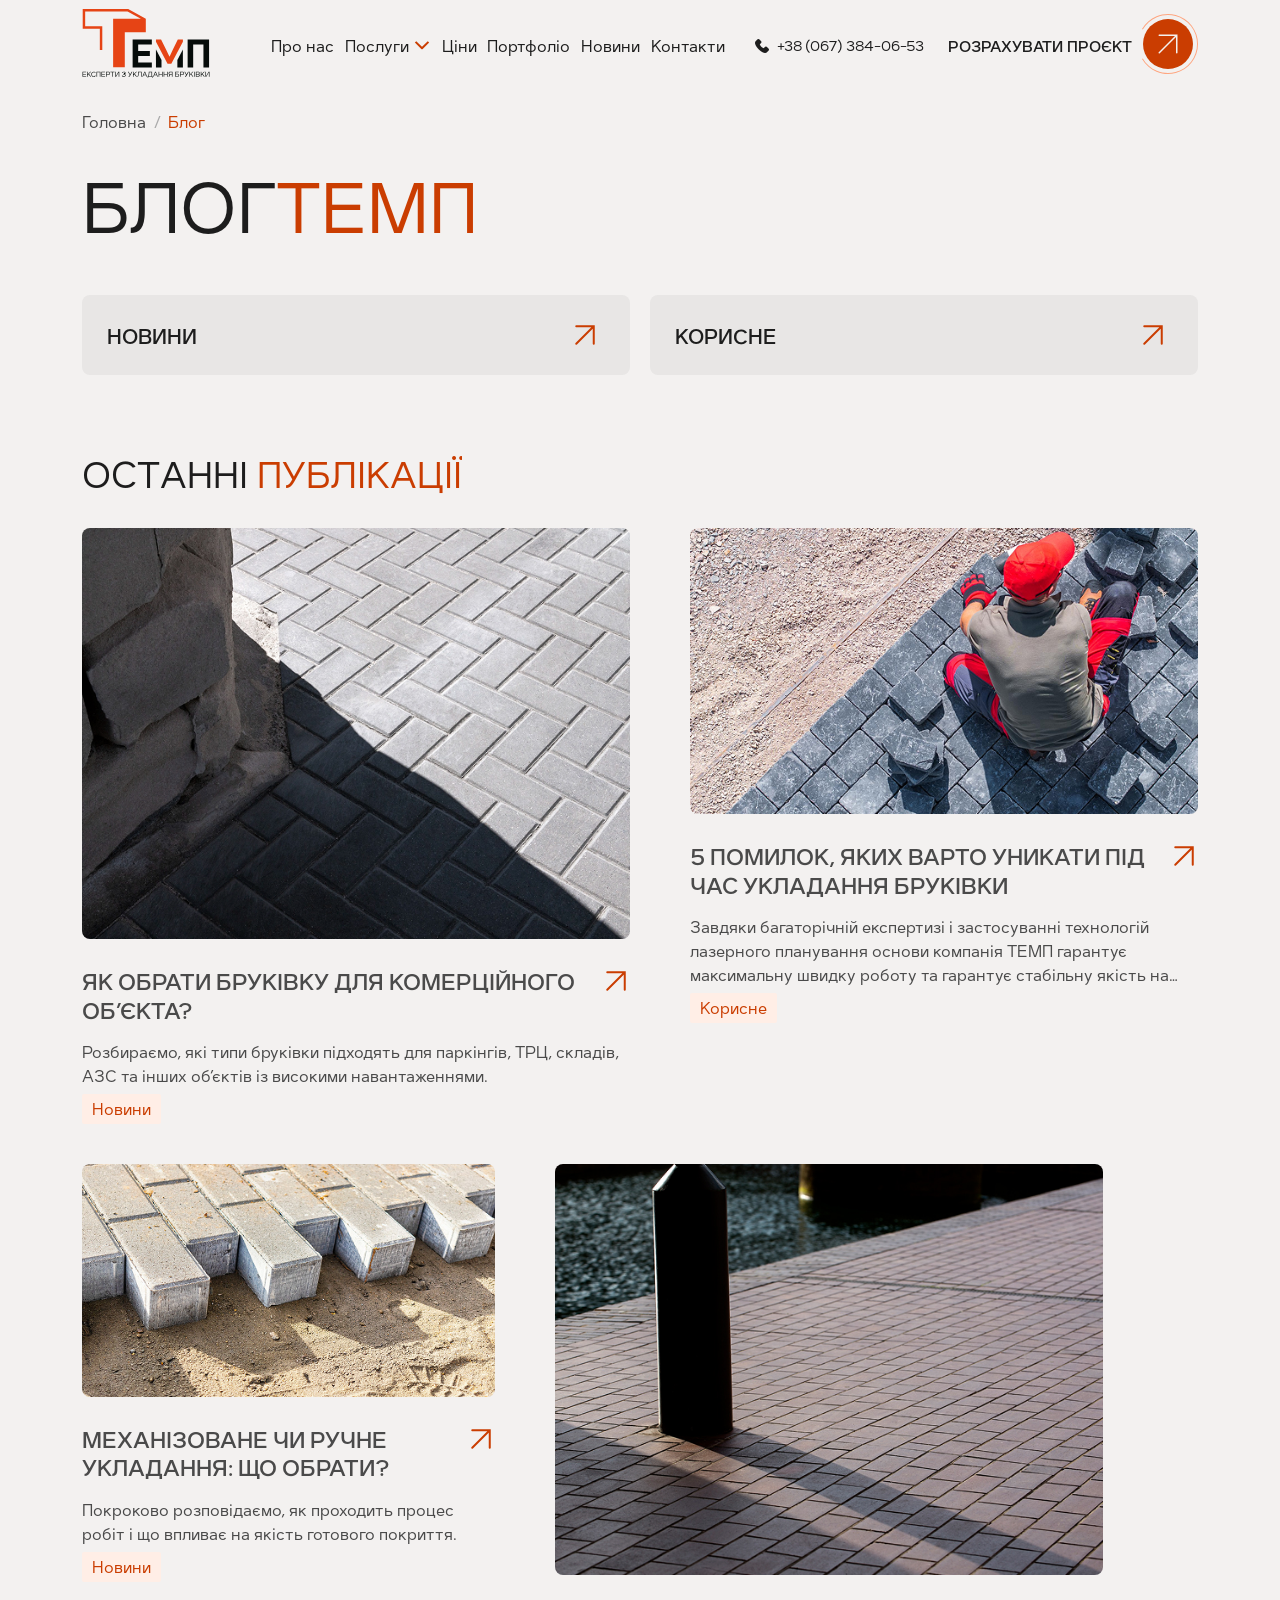
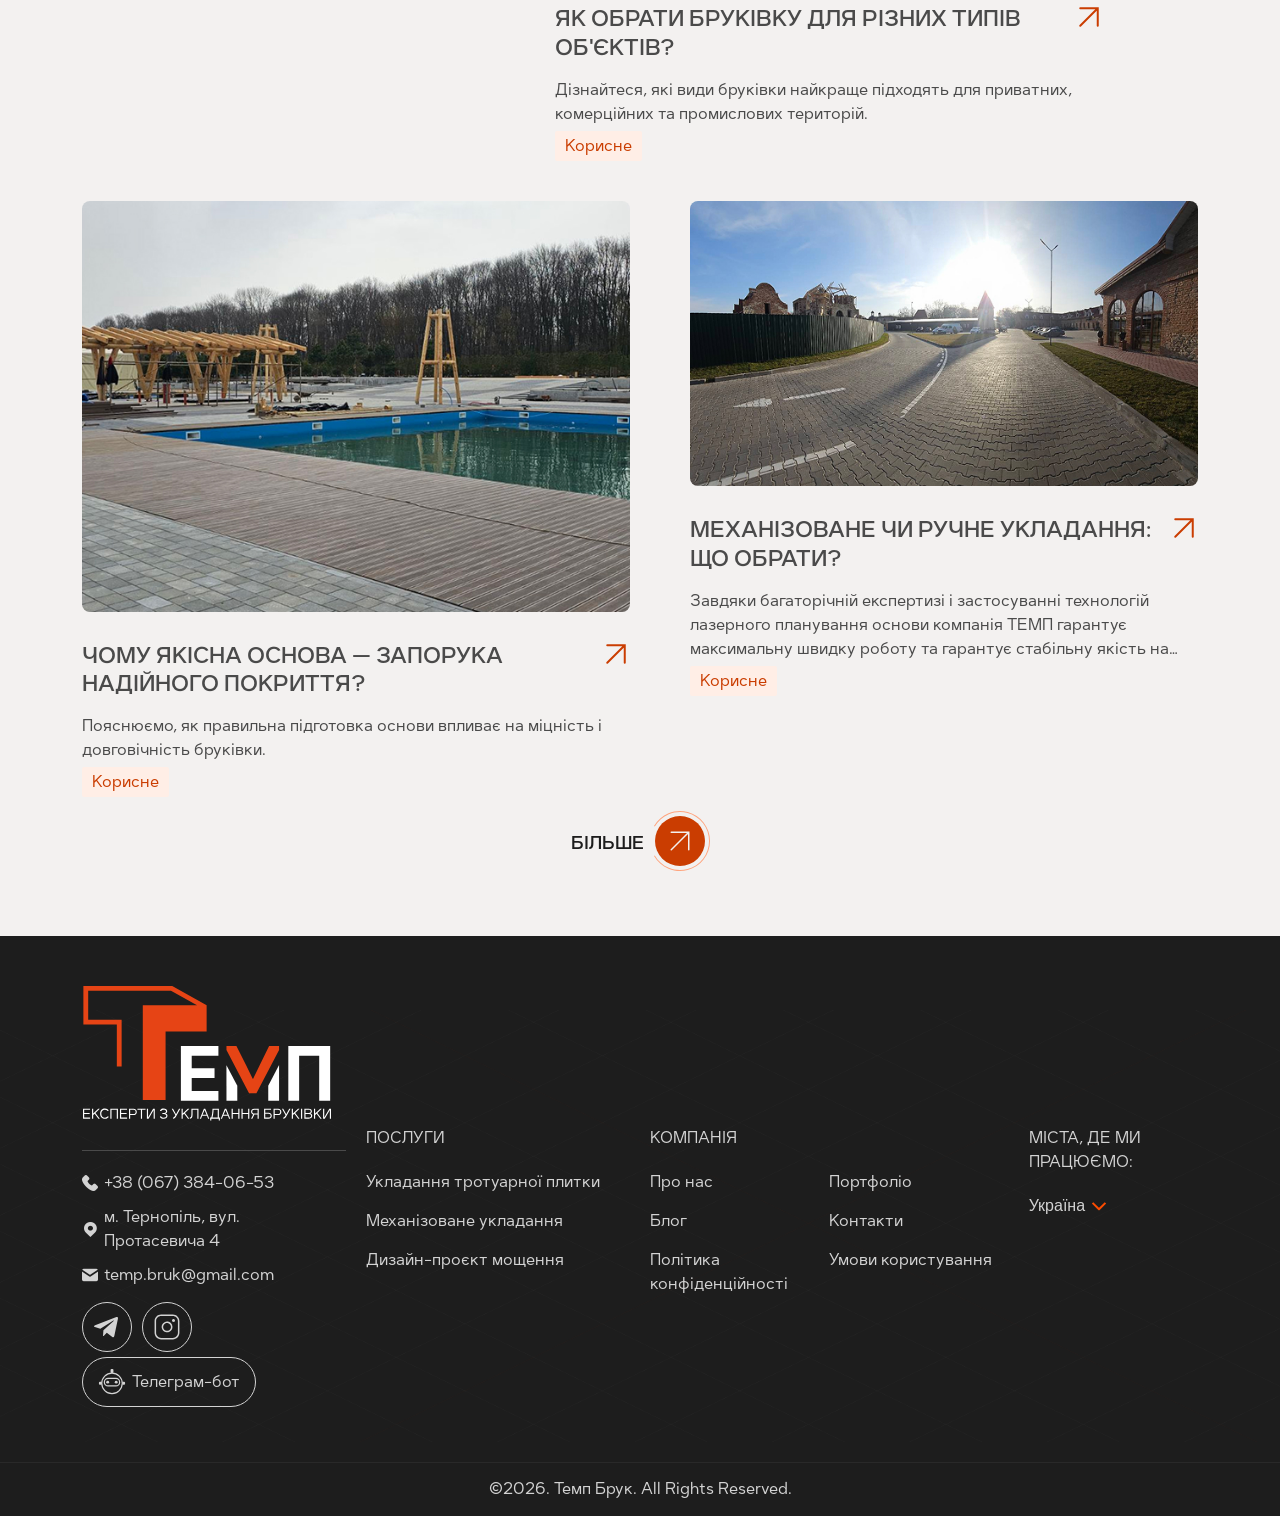
<file: blog.html>
<!DOCTYPE html>
<html lang="en">

<head>
    <meta charset="UTF-8">
    <meta http-equiv="X-UA-Compatible" content="IE=edge">
    <meta name="viewport" content="width=device-width, initial-scale=1.0">
    <title>Blog</title>
    <!-- <link rel="icon" type="image/x-icon" href="favicon.png"> -->

    <link rel="stylesheet" href="css/lib/swiper.css">
    <link rel="stylesheet" href="css/lib/bootstrap-grid.min.css">
    <!-- <link rel="stylesheet" href="css/lib/aos.css"> -->
    <link rel="stylesheet" href="css/lib/splitting.css">
    <link rel="stylesheet" href="css/lib/fancybox.css">

    <link rel="stylesheet" href="css/style.css">
</head>

<body>
    <div class="pagewrapper">
        <header class="header">
            <div class="container">
                <div class="row align-items-center">
                    <div class="col-xl-2 col-md-3 col-4">
                        <a href="#" class="header__logo">
                            <img src="img/general/logo.svg" alt="logo">
                        </a>
                    </div>
                    <div class="col-xl-5 navcol">
                        <nav class="site-nav" aria-label="Primary">
                            <ul class="header__menu">
                                <li class="menu-item"><a href="#">Про нас</a></li>
                                <li class="menu-item menu-item-has-children">
                                    <span>
                                        Послуги
                                        <i>
                                            <svg width="18" height="18" viewBox="0 0 18 18" fill="none"
                                                xmlns="http://www.w3.org/2000/svg">
                                                <path d="M14.728 6.54492L9.00071 12.2722L3.27344 6.54492"
                                                    stroke="#CA3D01" stroke-width="2" stroke-linecap="square"
                                                    stroke-linejoin="round" />
                                            </svg>
                                        </i>
                                    </span>
                                    <ul class="sub-menu">
                                        <li class="menu-item"><a href="#">Укладання бруківки</a>
                                        </li>
                                        <li class="menu-item"><a href="#">Механізоване укладання</a></li>
                                        <li class="menu-item"><a href="#">Ручне укладання бруківки</a>
                                        </li>
                                        <li class="menu-item"><a href="#">Проєктування благоустрою</a>
                                        </li>
                                    </ul>
                                </li>
                                <li class="menu-item"><a href="#">Ціни</a></li>
                                <li class="menu-item"><a href="#">Портфоліо</a></li>
                                <li class="menu-item"><a href="#">Новини</a></li>
                                <li class="menu-item"><a href="#">Контакти</a></li>
                            </ul>
                            <a href="#" class="calculate-btn">
                                Розрахувати проєкт
                                <span class="circle-animation">
                                    <svg width="60" height="60" viewBox="0 0 60 60" fill="none"
                                        xmlns="http://www.w3.org/2000/svg">
                                        <path
                                            d="M4 45C7.30315 50.7192 12.4018 55.1891 18.5052 57.7164C24.6087 60.2436 31.3757 60.687 37.7569 58.9778C44.1381 57.2685 49.7768 53.5022 53.7985 48.2628C57.8201 43.0235 60 36.604 60 30C60 23.396 57.8201 16.9765 53.7985 11.7372C49.7768 6.49784 44.1381 2.73148 37.7569 1.02224C31.3757 -0.687012 24.6087 -0.243627 18.5052 2.28362C12.4018 4.81087 7.30315 9.28075 4 15L4.82025 15.4734C8.01915 9.93466 12.9569 5.60586 18.8677 3.15837C24.7785 0.710881 31.332 0.28149 37.5118 1.93679C43.6916 3.5921 49.1523 7.23958 53.0471 12.3135C56.9418 17.3875 59.0529 23.6044 59.0529 30C59.0529 36.3956 56.9418 42.6125 53.0471 47.6865C49.1523 52.7604 43.6916 56.4079 37.5118 58.0632C31.332 59.7185 24.7785 59.2891 18.8677 56.8416C12.9569 54.3941 8.01915 50.0653 4.82025 44.5266L4 45Z"
                                            fill="#FEA680" />
                                        <rect x="5" y="5" width="50" height="50" rx="25" fill="#CA3D01" />
                                    </svg>
                                    <div class="calculate__icons">
                                        <img class="default-ic" src="img/general/arrow-circlebtn.svg" alt="icon">
                                        <img class="hover-ic" src="img/general/arrow-circlebtn.svg" alt="icon">
                                    </div>
                                </span>
                            </a>
                        </nav>
                        <button class="closemenu">
                            <img src="img/general/close.png" alt="close menu">
                        </button>
                    </div>
                    <div class="col-xl-5 col-md-9 col-8">
                        <div class="header__actions">
                            <a href="tel:+380673840653" class="header__tel">
                                <i class="icon-tel-icon"></i>
                                <span>+38 (067) 384-06-53</span>
                            </a>
                            <a href="#" class="calculate-btn">
                                Розрахувати проєкт
                                <span class="circle-animation">
                                    <svg width="60" height="60" viewBox="0 0 60 60" fill="none"
                                        xmlns="http://www.w3.org/2000/svg">
                                        <path
                                            d="M4 45C7.30315 50.7192 12.4018 55.1891 18.5052 57.7164C24.6087 60.2436 31.3757 60.687 37.7569 58.9778C44.1381 57.2685 49.7768 53.5022 53.7985 48.2628C57.8201 43.0235 60 36.604 60 30C60 23.396 57.8201 16.9765 53.7985 11.7372C49.7768 6.49784 44.1381 2.73148 37.7569 1.02224C31.3757 -0.687012 24.6087 -0.243627 18.5052 2.28362C12.4018 4.81087 7.30315 9.28075 4 15L4.82025 15.4734C8.01915 9.93466 12.9569 5.60586 18.8677 3.15837C24.7785 0.710881 31.332 0.28149 37.5118 1.93679C43.6916 3.5921 49.1523 7.23958 53.0471 12.3135C56.9418 17.3875 59.0529 23.6044 59.0529 30C59.0529 36.3956 56.9418 42.6125 53.0471 47.6865C49.1523 52.7604 43.6916 56.4079 37.5118 58.0632C31.332 59.7185 24.7785 59.2891 18.8677 56.8416C12.9569 54.3941 8.01915 50.0653 4.82025 44.5266L4 45Z"
                                            fill="#FEA680" />
                                        <rect x="5" y="5" width="50" height="50" rx="25" fill="#CA3D01" />
                                    </svg>
                                    <div class="calculate__icons">
                                        <img class="default-ic" src="img/general/arrow-circlebtn.svg" alt="icon">
                                        <img class="hover-ic" src="img/general/arrow-circlebtn.svg" alt="icon">
                                    </div>
                                </span>
                            </a>
                        </div>
                    </div>
                </div>

                <button type="button" class="mebubtn" aria-label="Відкрити меню" aria-expanded="false"
                    aria-controls="site-nav">
                    <img src="img/general/menu.png" alt="menu">
                </button>
            </div>
            <div class="menu-overlay" aria-hidden="true"></div>
        </header>

        <main class="main">
            <div class="breadcrumbs">
                <div class="container">
                    <ul>
                        <li><a href="#">Головна</a></li>
                        <li>Блог</li>
                    </ul>
                </div>
            </div>

            <section class="blog__headsection">
                <div class="container">
                    <h1 class="hero__title reveal-title" data-splitting>
                        Блог<span class="orange-text ">темп</span>
                    </h1>
                    <div class="row">
                        <div class="col-sm-6">
                            <a href="#" class="blogmainbtn">
                                Новини
                                <span class="linkarr-anim">
                                    <img class="default-ic" src="img/general/link-arrow-orange.svg" alt="icon">
                                    <img class="hover-ic" src="img/general/link-arrow-orange.svg" alt="icon">
                                </span>
                            </a>
                        </div>
                        <div class="col-sm-6">
                            <a href="#" class="blogmainbtn">
                                Корисне
                                <span class="linkarr-anim">
                                    <img class="default-ic" src="img/general/link-arrow-orange.svg" alt="icon">
                                    <img class="hover-ic" src="img/general/link-arrow-orange.svg" alt="icon">
                                </span>
                            </a>
                        </div>
                    </div>
                </div>
            </section>

            <section class="blog__content">
                <div class="container">
                    <h2 class="reveal-title" data-splitting>Останні <span class="orange-text">публікації</span></h2>
                    <div class="row">
                        <div class="col-lg-6">
                            <a href="#" class="blog-item blog-item__large reveal-up">
                                <div class="imgwrap">
                                    <img src="img/blog/blog1.jpg" alt="alt text">
                                </div>
                                <div class="description">
                                    <h4>
                                        Як обрати бруківку для комерційного об’єкта?
                                        <span class="linkarr-anim">
                                            <img class="default-ic" src="img/general/link-arrow-orange.svg" alt="icon">
                                            <img class="hover-ic" src="img/general/link-arrow-orange.svg" alt="icon">
                                        </span>
                                    </h4>
                                    <p>
                                        Розбираємо, які типи бруківки підходять для паркінгів, ТРЦ, складів, АЗС та
                                        інших об’єктів із високими навантаженнями.
                                    </p>
                                    <div class="tags">
                                        <span>Новини</span>
                                    </div>
                                </div>
                            </a>
                        </div>
                        <div class="col-lg-6">
                            <a href="#" class="blog-item blog-item__middle reveal-up">
                                <div class="imgwrap">
                                    <img src="img/blog/blog2.jpg" alt="alt text">
                                </div>
                                <div class="description">
                                    <h4>
                                        5 помилок, яких варто уникати під час укладання бруківки
                                        <span class="linkarr-anim">
                                            <img class="default-ic" src="img/general/link-arrow-orange.svg" alt="icon">
                                            <img class="hover-ic" src="img/general/link-arrow-orange.svg" alt="icon">
                                        </span>
                                    </h4>
                                    <p>
                                        Завдяки багаторічній експертизі і застосуванні технологій лазерного планування
                                        основи компанія ТЕМП гарантує максимальну швидку роботу та гарантує стабільну
                                        якість на кожному квадраті без «хвиль», просідань і переробок
                                    </p>
                                    <div class="tags">
                                        <span>Корисне</span>
                                    </div>
                                </div>
                            </a>
                        </div>
                        <div class="col-lg-5">
                            <a href="#" class="blog-item blog-item__small reveal-up">
                                <div class="imgwrap">
                                    <img src="img/blog/blog3.jpg" alt="alt text">
                                </div>
                                <div class="description">
                                    <h4>
                                        Механізоване чи ручне укладання: що обрати?
                                        <span class="linkarr-anim">
                                            <img class="default-ic" src="img/general/link-arrow-orange.svg" alt="icon">
                                            <img class="hover-ic" src="img/general/link-arrow-orange.svg" alt="icon">
                                        </span>
                                    </h4>
                                    <p>
                                        Покроково розповідаємо, як проходить процес робіт і що впливає на якість
                                        готового покриття.
                                    </p>
                                    <div class="tags">
                                        <span>Новини</span>
                                    </div>
                                </div>
                            </a>
                        </div>
                        <div class="col-lg-6">
                            <a href="#" class="blog-item blog-item__large reveal-up">
                                <div class="imgwrap">
                                    <img src="img/blog/blog4.jpg" alt="alt text">
                                </div>
                                <div class="description">
                                    <h4>
                                        Як обрати бруківку для різних типів об'єктів?
                                        <span class="linkarr-anim">
                                            <img class="default-ic" src="img/general/link-arrow-orange.svg" alt="icon">
                                            <img class="hover-ic" src="img/general/link-arrow-orange.svg" alt="icon">
                                        </span>
                                    </h4>
                                    <p>
                                        Дізнайтеся, які види бруківки найкраще підходять для приватних, комерційних та
                                        промислових територій.
                                    </p>
                                    <div class="tags">
                                        <span>Корисне</span>
                                    </div>
                                </div>
                            </a>
                        </div>
                        <div class="col-lg-6">
                            <a href="#" class="blog-item blog-item__large reveal-up">
                                <div class="imgwrap">
                                    <img src="img/blog/blog5.jpg" alt="alt text">
                                </div>
                                <div class="description">
                                    <h4>
                                        Чому якісна основа — запорука надійного покриття?
                                        <span class="linkarr-anim">
                                            <img class="default-ic" src="img/general/link-arrow-orange.svg" alt="icon">
                                            <img class="hover-ic" src="img/general/link-arrow-orange.svg" alt="icon">
                                        </span>
                                    </h4>
                                    <p>
                                        Пояснюємо, як правильна підготовка основи впливає на міцність і довговічність
                                        бруківки.
                                    </p>
                                    <div class="tags">
                                        <span>Корисне</span>
                                    </div>
                                </div>
                            </a>
                        </div>
                        <div class="col-lg-6">
                            <a href="#" class="blog-item blog-item__middle reveal-up">
                                <div class="imgwrap">
                                    <img src="img/blog/blog6.jpg" alt="alt text">
                                </div>
                                <div class="description">
                                    <h4>
                                        Механізоване чи ручне укладання: що обрати?
                                        <span class="linkarr-anim">
                                            <img class="default-ic" src="img/general/link-arrow-orange.svg" alt="icon">
                                            <img class="hover-ic" src="img/general/link-arrow-orange.svg" alt="icon">
                                        </span>
                                    </h4>
                                    <p>
                                        Завдяки багаторічній експертизі і застосуванні технологій лазерного планування
                                        основи компанія ТЕМП гарантує максимальну швидку роботу та гарантує стабільну
                                        якість на кожному квадраті без «хвиль», просідань і переробок
                                    </p>
                                    <div class="tags">
                                        <span>Корисне</span>
                                    </div>
                                </div>
                            </a>
                        </div>
                    </div>
                    <div class="bottsectbtn">
                        <a href="#" class="contact-link">
                            Більше
                            <span class="circle-animation">
                                <svg width="60" height="60" viewBox="0 0 60 60" fill="none" xmlns="http://www.w3.org/2000/svg">
                                    <path d="M4 45C7.30315 50.7192 12.4018 55.1891 18.5052 57.7164C24.6087 60.2436 31.3757 60.687 37.7569 58.9778C44.1381 57.2685 49.7768 53.5022 53.7985 48.2628C57.8201 43.0235 60 36.604 60 30C60 23.396 57.8201 16.9765 53.7985 11.7372C49.7768 6.49784 44.1381 2.73148 37.7569 1.02224C31.3757 -0.687012 24.6087 -0.243627 18.5052 2.28362C12.4018 4.81087 7.30315 9.28075 4 15L4.82025 15.4734C8.01915 9.93466 12.9569 5.60586 18.8677 3.15837C24.7785 0.710881 31.332 0.28149 37.5118 1.93679C43.6916 3.5921 49.1523 7.23958 53.0471 12.3135C56.9418 17.3875 59.0529 23.6044 59.0529 30C59.0529 36.3956 56.9418 42.6125 53.0471 47.6865C49.1523 52.7604 43.6916 56.4079 37.5118 58.0632C31.332 59.7185 24.7785 59.2891 18.8677 56.8416C12.9569 54.3941 8.01915 50.0653 4.82025 44.5266L4 45Z" fill="#FEA680"></path>
                                    <rect x="5" y="5" width="50" height="50" rx="25" fill="#CA3D01"></rect>
                                </svg>
                                <div class="calculate__icons">
                                    <img class="default-ic" src="img/general/arrow-circlebtn.svg" alt="icon">
                                    <img class="hover-ic" src="img/general/arrow-circlebtn.svg" alt="icon">
                                </div>
                            </span>
                        </a>
                    </div>


                </div>
            </section>

        </main>

        <footer class="footer">
            <div class="footer__content">
                <div class="container">
                    <div class="row">
                        <div class="col-xl-12 col-lg-7 col-md-6">
                            <a class="footer__logo" href="#">
                                <img src="img/general/footer-logo.svg" alt="logo">
                            </a>
                        </div>
                        <div class="col-xxl-4 col-xl-3 col-lg-5 col-md-6">
                            <div class="footer__contact-info">
                                <ul class="addrlist">
                                    <li>
                                        <a href="tel:+380673840653">
                                            <i class="icon-tel-icon"></i>
                                            +38 (067) 384-06-53
                                        </a>
                                    </li>
                                    <li>
                                        <a href="#">
                                            <i class="icon-footer-loc"></i>
                                            м. Тернопіль, вул. Протасевича 4
                                        </a>
                                    </li>
                                    <li>
                                        <a href="mailto:temp.bruk@gmail.com">
                                            <i class="icon-footer-email"></i>
                                            temp.bruk@gmail.com
                                        </a>

                                    </li>
                                </ul>
                                <ul class="soclist">
                                    <li>
                                        <a href="#" target="_blank">
                                            <svg width="28" height="28" viewBox="0 0 28 28" fill="none"
                                                xmlns="http://www.w3.org/2000/svg">
                                                <path
                                                    d="M24.9339 5.84104L21.3083 23.0011C21.0414 24.2179 20.32 24.5137 19.3133 23.9405L13.7921 19.8539L11.1309 22.4316C10.8733 22.7644 10.4739 22.9771 10.0267 22.9771C10.023 22.9771 10.0212 22.9771 10.0175 22.9771L10.4095 17.3298L20.6421 8.04337C21.0838 7.64951 20.5427 7.42576 19.9556 7.81963L7.31396 15.819L1.86641 14.1104C0.688555 13.735 0.655427 12.927 2.11486 12.3463L23.4008 4.10284C24.3909 3.74041 25.2522 4.33953 24.932 5.84289L24.9339 5.84104Z"
                                                    fill="#D3D3D3" />
                                            </svg>
                                        </a>
                                    </li>
                                    <li>
                                        <a href="#" target="_blank">
                                            <svg width="28" height="28" viewBox="0 0 28 28" fill="none"
                                                xmlns="http://www.w3.org/2000/svg">
                                                <path
                                                    d="M24.917 8.16699C24.9168 5.35969 22.6413 3.08398 19.834 3.08398H8.16699C5.3598 3.08416 3.08416 5.3598 3.08398 8.16699V19.834C3.08398 22.6413 5.35969 24.9168 8.16699 24.917H19.834C22.6414 24.917 24.917 22.6414 24.917 19.834V8.16699ZM26.417 19.834C26.417 23.4699 23.4699 26.417 19.834 26.417H8.16699C4.53127 26.4168 1.58398 23.4697 1.58398 19.834V8.16699C1.58416 4.53138 4.53138 1.58416 8.16699 1.58398H19.834C23.4697 1.58398 26.4168 4.53127 26.417 8.16699V19.834Z"
                                                    fill="#D3D3D3" />
                                                <path
                                                    d="M11.5551 9.14161C12.5663 8.61695 13.7173 8.42476 14.8441 8.5918C15.9937 8.76227 17.0585 9.29835 17.8803 10.1201C18.7018 10.9418 19.2372 12.0059 19.4076 13.1553C19.5747 14.2822 19.3825 15.4331 18.8578 16.4443C18.3331 17.4556 17.5024 18.2759 16.4848 18.7881C15.4671 19.3002 14.3136 19.4788 13.1889 19.2979C12.0643 19.1168 11.0256 18.5856 10.2201 17.7803C9.41451 16.9747 8.88258 15.9354 8.70156 14.8106C8.52057 13.6857 8.69915 12.5323 9.21133 11.5147C9.72356 10.497 10.5438 9.66634 11.5551 9.14161ZM14.6244 10.0752C13.8095 9.95437 12.9767 10.0942 12.2455 10.4736C11.5145 10.8531 10.9215 11.4538 10.5512 12.1895C10.181 12.9252 10.0522 13.7591 10.183 14.5723C10.3139 15.3856 10.6982 16.1372 11.2807 16.7197C11.863 17.302 12.6141 17.6855 13.4271 17.8164C14.2405 17.9473 15.0751 17.8186 15.8109 17.4482C16.5467 17.0779 17.1474 16.4851 17.5268 15.7539C17.9062 15.0227 18.0451 14.1899 17.9242 13.375C17.8009 12.5441 17.4137 11.7747 16.8197 11.1807C16.2255 10.5865 15.4557 10.1985 14.6244 10.0752Z"
                                                    fill="#D3D3D3" />
                                                <path
                                                    d="M21.9838 7.27997C22.0301 7.59207 21.9767 7.91081 21.8314 8.19085C21.6861 8.4709 21.4562 8.698 21.1744 8.83985C20.8926 8.9817 20.5732 9.03107 20.2617 8.98095C19.9502 8.93082 19.6624 8.78375 19.4393 8.56066C19.2162 8.33756 19.0692 8.0498 19.0191 7.7383C18.9689 7.42681 19.0183 7.10744 19.1601 6.82562C19.302 6.5438 19.5291 6.31388 19.8091 6.16857C20.0892 6.02325 20.4079 5.96995 20.72 6.01623C21.0384 6.06343 21.3331 6.21177 21.5607 6.43934C21.7882 6.66691 21.9366 6.96163 21.9838 7.27997Z"
                                                    fill="#D3D3D3" />
                                            </svg>
                                        </a>
                                    </li>
                                    <li>
                                        <a class="textbtn" href="#" target="_blank">
                                            <svg width="28" height="28" viewBox="0 0 28 28" fill="none"
                                                xmlns="http://www.w3.org/2000/svg">
                                                <circle class="hstroke" cx="14.0006" cy="15.3063" r="10.2453"
                                                    stroke="#D3D3D3" stroke-width="1.2" />
                                                <rect class="hstroke" x="6.36758" y="10.4184" width="15.264"
                                                    height="7.424" rx="3.712" stroke="#D3D3D3" stroke-width="1.2" />
                                                <circle class="hfill" cx="9.68636" cy="14.1307" r="1.43733"
                                                    fill="#D3D3D3" />
                                                <circle class="hfill" cx="18.1805" cy="14.1307" r="1.43733"
                                                    fill="#D3D3D3" />
                                                <rect class="hfill" x="0.933594" y="13.8691" width="2.87467"
                                                    height="2.87467" rx="1" fill="#D3D3D3" />
                                                <rect class="hfill" x="12.5625" y="0.933594" width="2.87467"
                                                    height="4.18133" rx="1" fill="#D3D3D3" />
                                                <rect class="hfill" x="24.1914" y="13.8691" width="2.87467"
                                                    height="2.87467" rx="1" fill="#D3D3D3" />
                                            </svg>
                                            Телеграм-бот
                                        </a>
                                    </li>
                                </ul>
                            </div>
                        </div>
                        <div class="col-xxl-2 offset-xxl-1 col-xl-3 col-lg-4">
                            <div class="footer__item">
                                <p class="title">послуги</p>
                                <ul>
                                    <li><a href="#">Укладання тротуарної плитки</a></li>
                                    <li><a href="#">Механізоване укладання</a></li>
                                    <li><a href="#">Дизайн-проєкт мощення</a></li>
                                </ul>
                            </div>
                        </div>
                        <div class="col-xxl-3 col-xl-4 col-lg-4">
                            <div class="footer__item ">
                                <p class="title">Компанія</p>
                                <ul class="listcol2">
                                    <li><a href="#">Про нас</a></li>
                                    <li><a href="#">Портфоліо</a></li>
                                    <li><a href="#">Блог</a></li>
                                    <li><a href="#">Контакти</a></li>
                                    <li><a href="#">Політика конфіденційності</a></li>
                                    <li><a href="#">Умови користування</a></li>
                                </ul>
                            </div>
                        </div>
                        <div class="col-xxl-2 col-xl-2 col-lg-4">
                            <div class="footer__item">
                                <p class="title">Міста, де ми працюємо:</p>
                                <div class="states">
                                    <button type="button" aria-expanded="false">Україна</button>
                                    <ul>
                                        <li><a href="#">Тернопіль</a></li>
                                        <li><a href="#">Івано-Франківськ</a></li>
                                        <li><a href="#">Київ</a></li>
                                    </ul>
                                </div>
                            </div>
                        </div>
                    </div>
                </div>
            </div>
            <div class="footer__rights">
                <div class="container">
                    <p>©2026. Темп Брук. All Rights Reserved.</p>
                </div>
            </div>
        </footer>
    </div>


    <script src="js/lib/jquery.js"></script>
    <script src="js/lib/swiper.js"></script>
    <!-- <script src="js/lib/aos.js"></script> -->
    <!-- плавний скрол + відслідковування скролу -->
    <script src="js/lib/lenis.js"></script>
    <!-- розділення тексту на елементи для анімації -->
    <script src="js/lib/splitting.js"></script>
    <!-- анімація -->
    <script src="js/lib/gsap.min.js"></script>
    <script src="js/lib/ScrollTrigger.min.js"></script>
    
    <script src="js/lib/fancybox.js"></script>
    <script src="js/lib/jquery.inputmask.min.js"></script>
    <script src="js/main.js"></script>

</body>


</html>
</file>
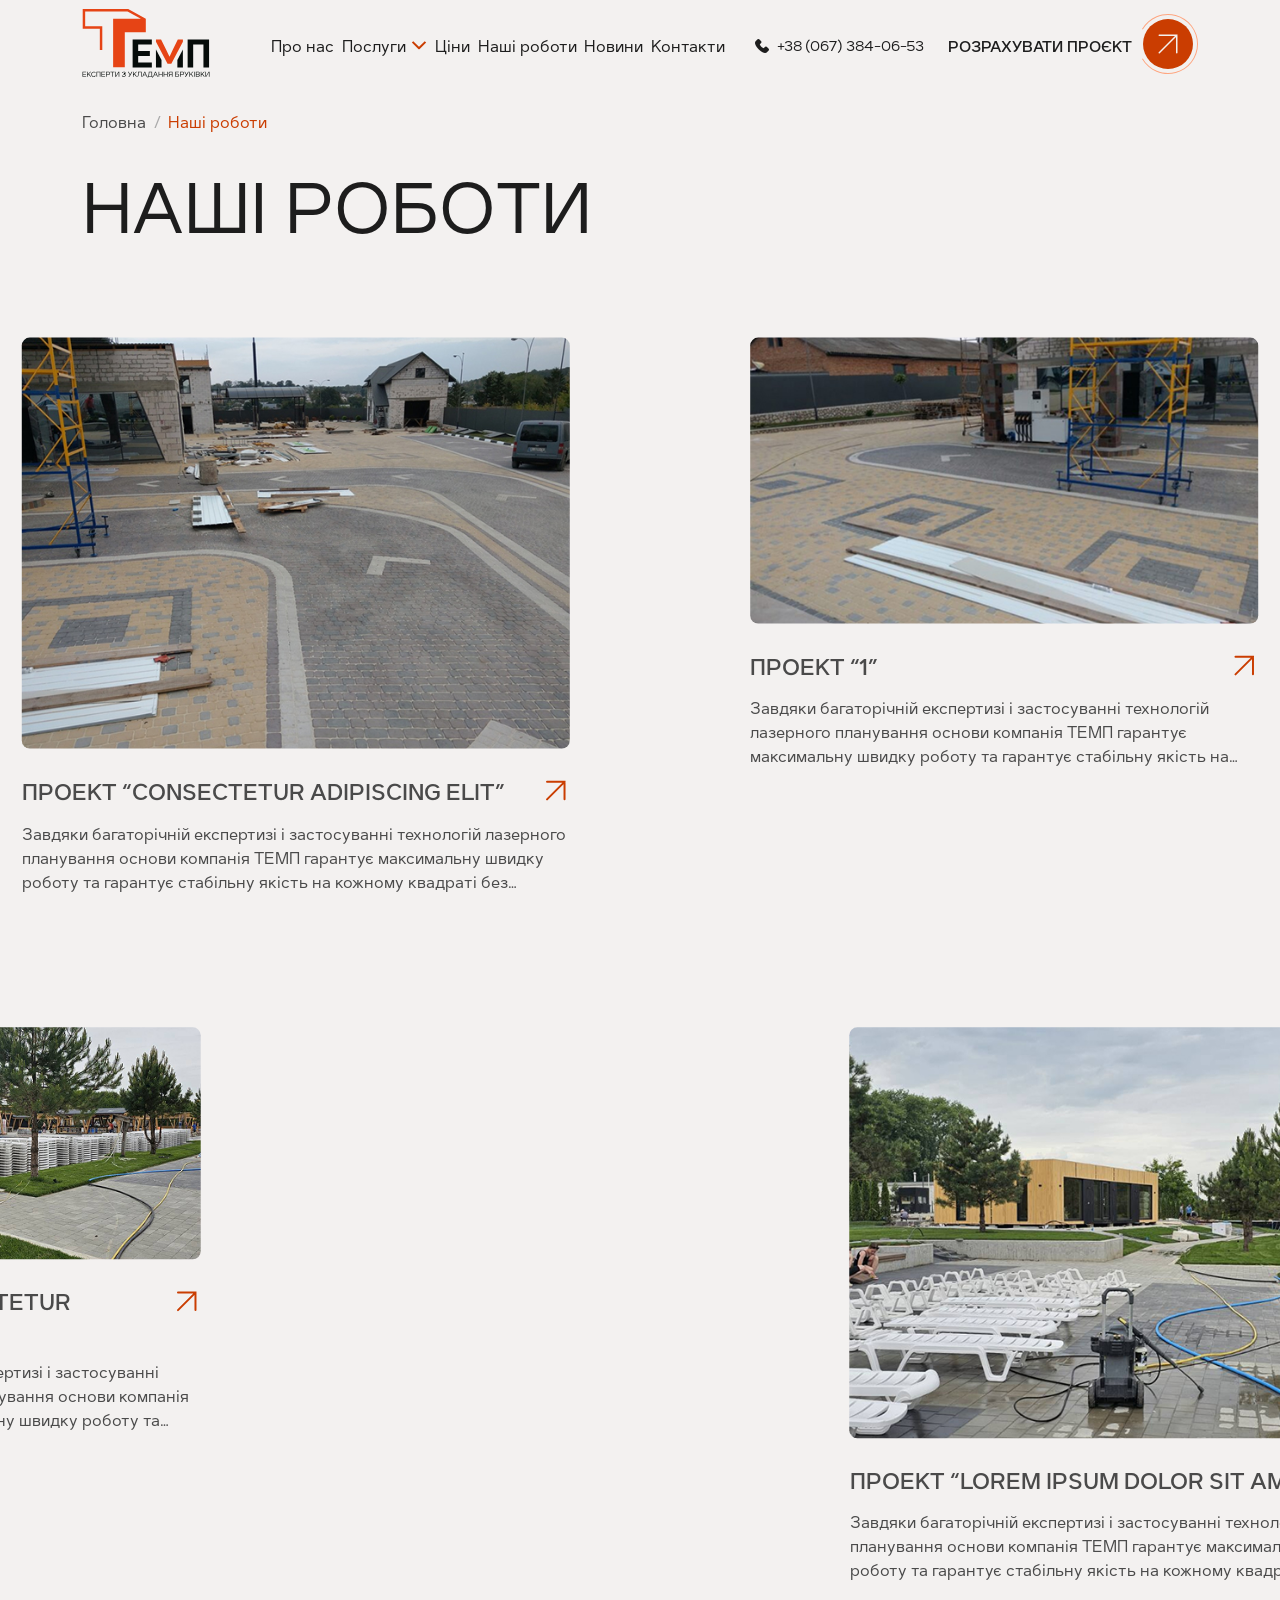
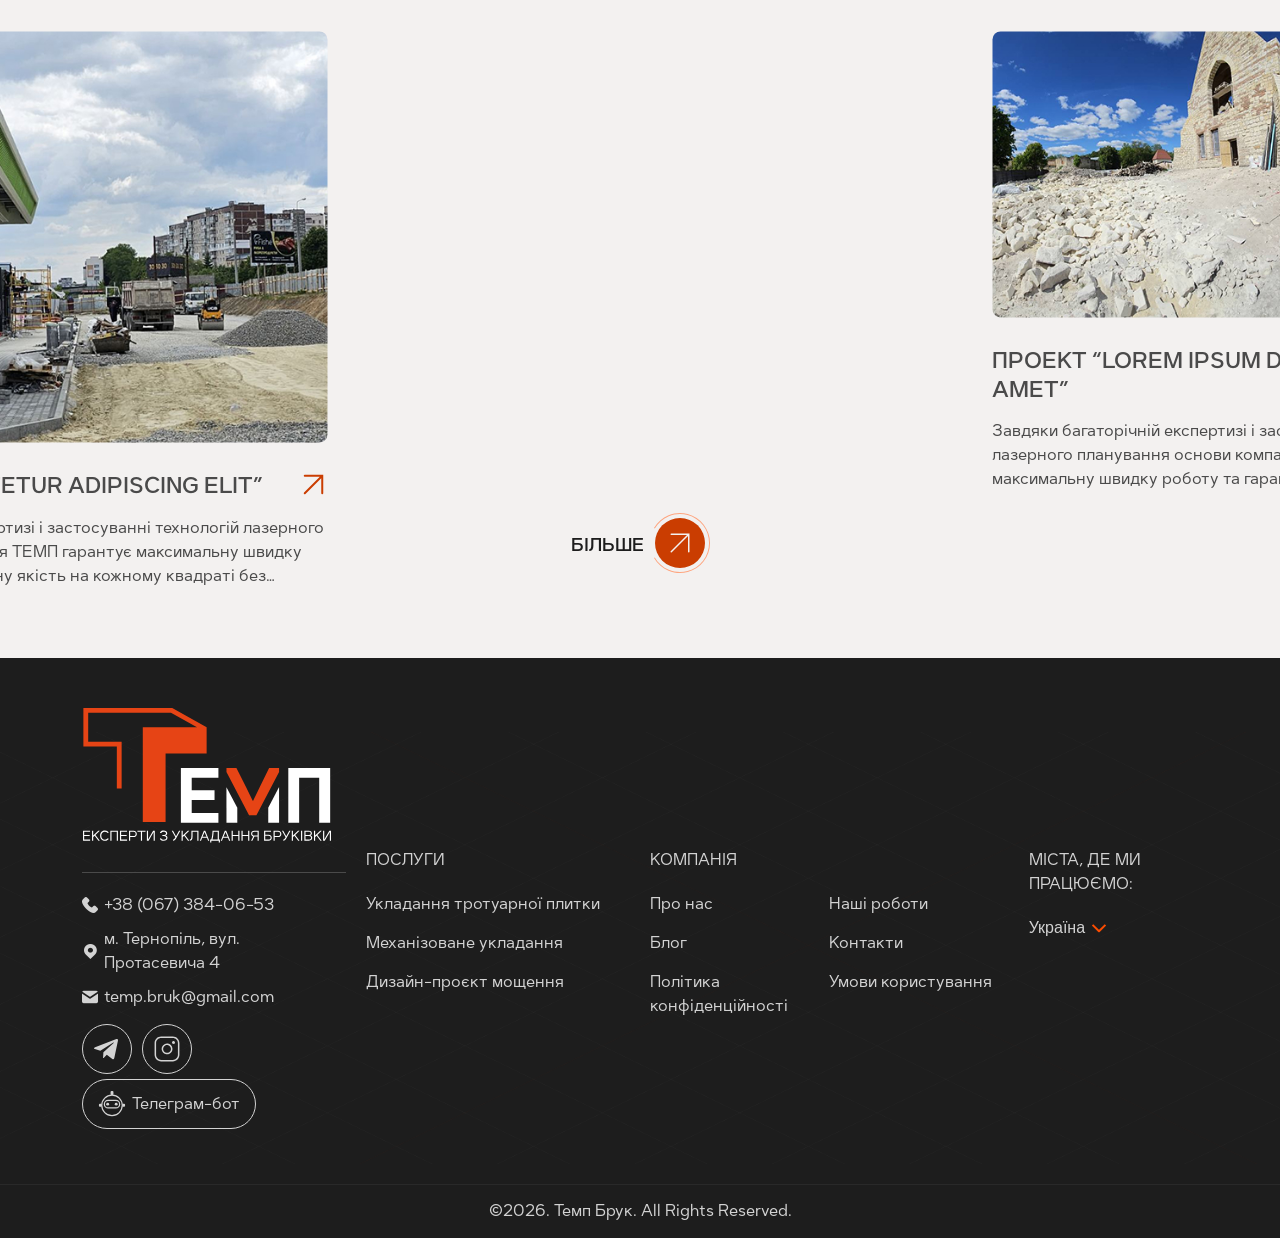
<file: ourworks.html>
<!DOCTYPE html>
<html lang="en">

<head>
    <meta charset="UTF-8">
    <meta http-equiv="X-UA-Compatible" content="IE=edge">
    <meta name="viewport" content="width=device-width, initial-scale=1.0">
    <title>Наші роботи</title>
    <!-- <link rel="icon" type="image/x-icon" href="favicon.png"> -->

    <link rel="stylesheet" href="css/lib/swiper.css">
    <link rel="stylesheet" href="css/lib/bootstrap-grid.min.css">
    <!-- <link rel="stylesheet" href="css/lib/aos.css"> -->
    <link rel="stylesheet" href="css/lib/splitting.css">
    <link rel="stylesheet" href="css/lib/fancybox.css">

    <link rel="stylesheet" href="css/style.css">
</head>

<body>
    <div class="pagewrapper">
        <header class="header">
            <div class="container">
                <div class="row align-items-center">
                    <div class="col-xl-2 col-md-3 col-4">
                        <a href="#" class="header__logo">
                            <img src="img/general/logo.svg" alt="logo">
                        </a>
                    </div>
                    <div class="col-xl-5 navcol">
                        <nav class="site-nav" aria-label="Primary">
                            <ul class="header__menu">
                                <li class="menu-item"><a href="#">Про нас</a></li>
                                <li class="menu-item menu-item-has-children">
                                    <span>
                                        Послуги
                                        <i>
                                            <svg width="18" height="18" viewBox="0 0 18 18" fill="none"
                                                xmlns="http://www.w3.org/2000/svg">
                                                <path d="M14.728 6.54492L9.00071 12.2722L3.27344 6.54492"
                                                    stroke="#CA3D01" stroke-width="2" stroke-linecap="square"
                                                    stroke-linejoin="round" />
                                            </svg>
                                        </i>
                                    </span>
                                    <ul class="sub-menu">
                                        <li class="menu-item"><a href="#">Укладання бруківки</a>
                                        </li>
                                        <li class="menu-item"><a href="#">Механізоване укладання</a></li>
                                        <li class="menu-item"><a href="#">Ручне укладання бруківки</a>
                                        </li>
                                        <li class="menu-item"><a href="#">Проєктування благоустрою</a>
                                        </li>
                                    </ul>
                                </li>
                                <li class="menu-item"><a href="#">Ціни</a></li>
                                <li class="menu-item"><a href="#">Наші роботи</a></li>
                                <li class="menu-item"><a href="#">Новини</a></li>
                                <li class="menu-item"><a href="#">Контакти</a></li>
                            </ul>
                            <a href="#" class="calculate-btn">
                                Розрахувати проєкт
                                <span class="circle-animation">
                                    <svg width="60" height="60" viewBox="0 0 60 60" fill="none"
                                        xmlns="http://www.w3.org/2000/svg">
                                        <path
                                            d="M4 45C7.30315 50.7192 12.4018 55.1891 18.5052 57.7164C24.6087 60.2436 31.3757 60.687 37.7569 58.9778C44.1381 57.2685 49.7768 53.5022 53.7985 48.2628C57.8201 43.0235 60 36.604 60 30C60 23.396 57.8201 16.9765 53.7985 11.7372C49.7768 6.49784 44.1381 2.73148 37.7569 1.02224C31.3757 -0.687012 24.6087 -0.243627 18.5052 2.28362C12.4018 4.81087 7.30315 9.28075 4 15L4.82025 15.4734C8.01915 9.93466 12.9569 5.60586 18.8677 3.15837C24.7785 0.710881 31.332 0.28149 37.5118 1.93679C43.6916 3.5921 49.1523 7.23958 53.0471 12.3135C56.9418 17.3875 59.0529 23.6044 59.0529 30C59.0529 36.3956 56.9418 42.6125 53.0471 47.6865C49.1523 52.7604 43.6916 56.4079 37.5118 58.0632C31.332 59.7185 24.7785 59.2891 18.8677 56.8416C12.9569 54.3941 8.01915 50.0653 4.82025 44.5266L4 45Z"
                                            fill="#FEA680" />
                                        <rect x="5" y="5" width="50" height="50" rx="25" fill="#CA3D01" />
                                    </svg>
                                    <div class="calculate__icons">
                                        <img class="default-ic" src="img/general/arrow-circlebtn.svg" alt="icon">
                                        <img class="hover-ic" src="img/general/arrow-circlebtn.svg" alt="icon">
                                    </div>
                                </span>
                            </a>
                        </nav>
                        <button class="closemenu">
                            <img src="img/general/close.png" alt="close menu">
                        </button>
                    </div>
                    <div class="col-xl-5 col-md-9 col-8">
                        <div class="header__actions">
                            <a href="tel:+380673840653" class="header__tel">
                                <i class="icon-tel-icon"></i>
                                <span>+38 (067) 384-06-53</span>
                            </a>
                            <a href="#" class="calculate-btn">
                                Розрахувати проєкт
                                <span class="circle-animation">
                                    <svg width="60" height="60" viewBox="0 0 60 60" fill="none"
                                        xmlns="http://www.w3.org/2000/svg">
                                        <path
                                            d="M4 45C7.30315 50.7192 12.4018 55.1891 18.5052 57.7164C24.6087 60.2436 31.3757 60.687 37.7569 58.9778C44.1381 57.2685 49.7768 53.5022 53.7985 48.2628C57.8201 43.0235 60 36.604 60 30C60 23.396 57.8201 16.9765 53.7985 11.7372C49.7768 6.49784 44.1381 2.73148 37.7569 1.02224C31.3757 -0.687012 24.6087 -0.243627 18.5052 2.28362C12.4018 4.81087 7.30315 9.28075 4 15L4.82025 15.4734C8.01915 9.93466 12.9569 5.60586 18.8677 3.15837C24.7785 0.710881 31.332 0.28149 37.5118 1.93679C43.6916 3.5921 49.1523 7.23958 53.0471 12.3135C56.9418 17.3875 59.0529 23.6044 59.0529 30C59.0529 36.3956 56.9418 42.6125 53.0471 47.6865C49.1523 52.7604 43.6916 56.4079 37.5118 58.0632C31.332 59.7185 24.7785 59.2891 18.8677 56.8416C12.9569 54.3941 8.01915 50.0653 4.82025 44.5266L4 45Z"
                                            fill="#FEA680" />
                                        <rect x="5" y="5" width="50" height="50" rx="25" fill="#CA3D01" />
                                    </svg>
                                    <div class="calculate__icons">
                                        <img class="default-ic" src="img/general/arrow-circlebtn.svg" alt="icon">
                                        <img class="hover-ic" src="img/general/arrow-circlebtn.svg" alt="icon">
                                    </div>
                                </span>
                            </a>
                        </div>
                    </div>
                </div>

                <button type="button" class="mebubtn" aria-label="Відкрити меню" aria-expanded="false"
                    aria-controls="site-nav">
                    <img src="img/general/menu.png" alt="menu">
                </button>
            </div>
            <div class="menu-overlay" aria-hidden="true"></div>
        </header>

        <main class="main">
            <div class="breadcrumbs">
                <div class="container">
                    <ul>
                        <li><a href="#">Головна</a></li>
                        <li>Наші роботи</li>
                    </ul>
                </div>
            </div>

            <section class="ourworks">
                <div class="container">
                    <h1 class="hero__title reveal-title" data-splitting>
                        Наші роботи
                    </h1>

                    <div class="row">
                        <div class="col-lg-6">
                            <a href="#" class="blog-item blog-item__large gsapow1">
                                <div class="imgwrap">
                                    <img src="img/ourworks/our-works1.jpg" alt="alt text">
                                </div>
                                <div class="description">
                                    <h4>
                                        Проект “consectetur adipiscing elit”
                                        <span class="linkarr-anim">
                                            <img class="default-ic" src="img/general/link-arrow-orange.svg" alt="icon">
                                            <img class="hover-ic" src="img/general/link-arrow-orange.svg" alt="icon">
                                        </span>
                                    </h4>
                                    <p>
                                        Завдяки багаторічній експертизі і застосуванні технологій лазерного планування
                                        основи компанія ТЕМП гарантує максимальну швидку роботу та гарантує стабільну
                                        якість на кожному квадраті без «хвиль», просідань і переробок
                                    </p>
                                </div>
                            </a>
                        </div>
                        <div class="col-lg-6">
                            <a href="#" class="blog-item blog-item__middle gsapow2">
                                <div class="imgwrap">
                                    <img src="img/ourworks/our-works2.jpg" alt="alt text">
                                </div>
                                <div class="description">
                                    <h4>
                                        Проект “1”
                                        <span class="linkarr-anim">
                                            <img class="default-ic" src="img/general/link-arrow-orange.svg" alt="icon">
                                            <img class="hover-ic" src="img/general/link-arrow-orange.svg" alt="icon">
                                        </span>
                                    </h4>
                                    <p>
                                        Завдяки багаторічній експертизі і застосуванні технологій лазерного планування
                                        основи компанія ТЕМП гарантує максимальну швидку роботу та гарантує стабільну
                                        якість на кожному квадраті без «хвиль», просідань і переробок
                                    </p>
                                </div>
                            </a>
                        </div>
                        <div class="col-lg-5">
                            <a href="#" class="blog-item blog-item__small gsapow1">
                                <div class="imgwrap">
                                    <img src="img/ourworks/our-works3.jpg" alt="alt text">
                                </div>
                                <div class="description">
                                    <h4>
                                        Проект “consectetur adipiscing elit”
                                        <span class="linkarr-anim">
                                            <img class="default-ic" src="img/general/link-arrow-orange.svg" alt="icon">
                                            <img class="hover-ic" src="img/general/link-arrow-orange.svg" alt="icon">
                                        </span>
                                    </h4>
                                    <p>
                                        Завдяки багаторічній експертизі і застосуванні технологій лазерного планування
                                        основи компанія ТЕМП гарантує максимальну швидку роботу та гарантує стабільну
                                        якість на кожному квадраті без «хвиль», просідань і переробок
                                    </p>
                                </div>
                            </a>
                        </div>
                        <div class="col-lg-6">
                            <a href="#" class="blog-item blog-item__large gsapow2">
                                <div class="imgwrap">
                                    <img src="img/ourworks/our-works4.jpg" alt="alt text">
                                </div>
                                <div class="description">
                                    <h4>
                                        Проект “Lorem ipsum dolor sit amet”
                                        <span class="linkarr-anim">
                                            <img class="default-ic" src="img/general/link-arrow-orange.svg" alt="icon">
                                            <img class="hover-ic" src="img/general/link-arrow-orange.svg" alt="icon">
                                        </span>
                                    </h4>
                                    <p>
                                        Завдяки багаторічній експертизі і застосуванні технологій лазерного планування
                                        основи компанія ТЕМП гарантує максимальну швидку роботу та гарантує стабільну
                                        якість на кожному квадраті без «хвиль», просідань і переробок
                                    </p>
                                </div>
                            </a>
                        </div>
                        <div class="col-lg-6">
                            <a href="#" class="blog-item blog-item__large gsapow1">
                                <div class="imgwrap">
                                    <img src="img/ourworks/our-works5.jpg" alt="alt text">
                                </div>
                                <div class="description">
                                    <h4>
                                        Проект “consectetur adipiscing elit”
                                        <span class="linkarr-anim">
                                            <img class="default-ic" src="img/general/link-arrow-orange.svg" alt="icon">
                                            <img class="hover-ic" src="img/general/link-arrow-orange.svg" alt="icon">
                                        </span>
                                    </h4>
                                    <p>
                                        Завдяки багаторічній експертизі і застосуванні технологій лазерного планування
                                        основи компанія ТЕМП гарантує максимальну швидку роботу та гарантує стабільну
                                        якість на кожному квадраті без «хвиль», просідань і переробок
                                    </p>
                                </div>
                            </a>
                        </div>
                        <div class="col-lg-6">
                            <a href="#" class="blog-item blog-item__middle gsapow2">
                                <div class="imgwrap">
                                    <img src="img/ourworks/our-works6.jpg" alt="alt text">
                                </div>
                                <div class="description">
                                    <h4>
                                        Проект “Lorem ipsum dolor sit amet”
                                        <span class="linkarr-anim">
                                            <img class="default-ic" src="img/general/link-arrow-orange.svg" alt="icon">
                                            <img class="hover-ic" src="img/general/link-arrow-orange.svg" alt="icon">
                                        </span>
                                    </h4>
                                    <p>
                                        Завдяки багаторічній експертизі і застосуванні технологій лазерного планування
                                        основи компанія ТЕМП гарантує максимальну швидку роботу та гарантує стабільну
                                        якість на кожному квадраті без «хвиль», просідань і переробок
                                    </p>
                                </div>
                            </a>
                        </div>
                    </div>
                    <div class="bottsectbtn">
                        <a href="#" class="contact-link">
                            Більше
                            <span class="circle-animation">
                                <svg width="60" height="60" viewBox="0 0 60 60" fill="none"
                                    xmlns="http://www.w3.org/2000/svg">
                                    <path
                                        d="M4 45C7.30315 50.7192 12.4018 55.1891 18.5052 57.7164C24.6087 60.2436 31.3757 60.687 37.7569 58.9778C44.1381 57.2685 49.7768 53.5022 53.7985 48.2628C57.8201 43.0235 60 36.604 60 30C60 23.396 57.8201 16.9765 53.7985 11.7372C49.7768 6.49784 44.1381 2.73148 37.7569 1.02224C31.3757 -0.687012 24.6087 -0.243627 18.5052 2.28362C12.4018 4.81087 7.30315 9.28075 4 15L4.82025 15.4734C8.01915 9.93466 12.9569 5.60586 18.8677 3.15837C24.7785 0.710881 31.332 0.28149 37.5118 1.93679C43.6916 3.5921 49.1523 7.23958 53.0471 12.3135C56.9418 17.3875 59.0529 23.6044 59.0529 30C59.0529 36.3956 56.9418 42.6125 53.0471 47.6865C49.1523 52.7604 43.6916 56.4079 37.5118 58.0632C31.332 59.7185 24.7785 59.2891 18.8677 56.8416C12.9569 54.3941 8.01915 50.0653 4.82025 44.5266L4 45Z"
                                        fill="#FEA680"></path>
                                    <rect x="5" y="5" width="50" height="50" rx="25" fill="#CA3D01"></rect>
                                </svg>
                                <div class="calculate__icons">
                                    <img class="default-ic" src="img/general/arrow-circlebtn.svg" alt="icon">
                                    <img class="hover-ic" src="img/general/arrow-circlebtn.svg" alt="icon">
                                </div>
                            </span>
                        </a>
                    </div>
                </div>
            </section>







        </main>

        <footer class="footer">
            <div class="footer__content">
                <div class="container">
                    <div class="row">
                        <div class="col-xl-12 col-lg-7 col-md-6">
                            <a class="footer__logo" href="#">
                                <img src="img/general/footer-logo.svg" alt="logo">
                            </a>
                        </div>
                        <div class="col-xxl-4 col-xl-3 col-lg-5 col-md-6">
                            <div class="footer__contact-info">
                                <ul class="addrlist">
                                    <li>
                                        <a href="tel:+380673840653">
                                            <i class="icon-tel-icon"></i>
                                            +38 (067) 384-06-53
                                        </a>
                                    </li>
                                    <li>
                                        <a href="#">
                                            <i class="icon-footer-loc"></i>
                                            м. Тернопіль, вул. Протасевича 4
                                        </a>
                                    </li>
                                    <li>
                                        <a href="mailto:temp.bruk@gmail.com">
                                            <i class="icon-footer-email"></i>
                                            temp.bruk@gmail.com
                                        </a>

                                    </li>
                                </ul>
                                <ul class="soclist">
                                    <li>
                                        <a href="#" target="_blank">
                                            <svg width="28" height="28" viewBox="0 0 28 28" fill="none"
                                                xmlns="http://www.w3.org/2000/svg">
                                                <path
                                                    d="M24.9339 5.84104L21.3083 23.0011C21.0414 24.2179 20.32 24.5137 19.3133 23.9405L13.7921 19.8539L11.1309 22.4316C10.8733 22.7644 10.4739 22.9771 10.0267 22.9771C10.023 22.9771 10.0212 22.9771 10.0175 22.9771L10.4095 17.3298L20.6421 8.04337C21.0838 7.64951 20.5427 7.42576 19.9556 7.81963L7.31396 15.819L1.86641 14.1104C0.688555 13.735 0.655427 12.927 2.11486 12.3463L23.4008 4.10284C24.3909 3.74041 25.2522 4.33953 24.932 5.84289L24.9339 5.84104Z"
                                                    fill="#D3D3D3" />
                                            </svg>
                                        </a>
                                    </li>
                                    <li>
                                        <a href="#" target="_blank">
                                            <svg width="28" height="28" viewBox="0 0 28 28" fill="none"
                                                xmlns="http://www.w3.org/2000/svg">
                                                <path
                                                    d="M24.917 8.16699C24.9168 5.35969 22.6413 3.08398 19.834 3.08398H8.16699C5.3598 3.08416 3.08416 5.3598 3.08398 8.16699V19.834C3.08398 22.6413 5.35969 24.9168 8.16699 24.917H19.834C22.6414 24.917 24.917 22.6414 24.917 19.834V8.16699ZM26.417 19.834C26.417 23.4699 23.4699 26.417 19.834 26.417H8.16699C4.53127 26.4168 1.58398 23.4697 1.58398 19.834V8.16699C1.58416 4.53138 4.53138 1.58416 8.16699 1.58398H19.834C23.4697 1.58398 26.4168 4.53127 26.417 8.16699V19.834Z"
                                                    fill="#D3D3D3" />
                                                <path
                                                    d="M11.5551 9.14161C12.5663 8.61695 13.7173 8.42476 14.8441 8.5918C15.9937 8.76227 17.0585 9.29835 17.8803 10.1201C18.7018 10.9418 19.2372 12.0059 19.4076 13.1553C19.5747 14.2822 19.3825 15.4331 18.8578 16.4443C18.3331 17.4556 17.5024 18.2759 16.4848 18.7881C15.4671 19.3002 14.3136 19.4788 13.1889 19.2979C12.0643 19.1168 11.0256 18.5856 10.2201 17.7803C9.41451 16.9747 8.88258 15.9354 8.70156 14.8106C8.52057 13.6857 8.69915 12.5323 9.21133 11.5147C9.72356 10.497 10.5438 9.66634 11.5551 9.14161ZM14.6244 10.0752C13.8095 9.95437 12.9767 10.0942 12.2455 10.4736C11.5145 10.8531 10.9215 11.4538 10.5512 12.1895C10.181 12.9252 10.0522 13.7591 10.183 14.5723C10.3139 15.3856 10.6982 16.1372 11.2807 16.7197C11.863 17.302 12.6141 17.6855 13.4271 17.8164C14.2405 17.9473 15.0751 17.8186 15.8109 17.4482C16.5467 17.0779 17.1474 16.4851 17.5268 15.7539C17.9062 15.0227 18.0451 14.1899 17.9242 13.375C17.8009 12.5441 17.4137 11.7747 16.8197 11.1807C16.2255 10.5865 15.4557 10.1985 14.6244 10.0752Z"
                                                    fill="#D3D3D3" />
                                                <path
                                                    d="M21.9838 7.27997C22.0301 7.59207 21.9767 7.91081 21.8314 8.19085C21.6861 8.4709 21.4562 8.698 21.1744 8.83985C20.8926 8.9817 20.5732 9.03107 20.2617 8.98095C19.9502 8.93082 19.6624 8.78375 19.4393 8.56066C19.2162 8.33756 19.0692 8.0498 19.0191 7.7383C18.9689 7.42681 19.0183 7.10744 19.1601 6.82562C19.302 6.5438 19.5291 6.31388 19.8091 6.16857C20.0892 6.02325 20.4079 5.96995 20.72 6.01623C21.0384 6.06343 21.3331 6.21177 21.5607 6.43934C21.7882 6.66691 21.9366 6.96163 21.9838 7.27997Z"
                                                    fill="#D3D3D3" />
                                            </svg>
                                        </a>
                                    </li>
                                    <li>
                                        <a class="textbtn" href="#" target="_blank">
                                            <svg width="28" height="28" viewBox="0 0 28 28" fill="none"
                                                xmlns="http://www.w3.org/2000/svg">
                                                <circle class="hstroke" cx="14.0006" cy="15.3063" r="10.2453"
                                                    stroke="#D3D3D3" stroke-width="1.2" />
                                                <rect class="hstroke" x="6.36758" y="10.4184" width="15.264"
                                                    height="7.424" rx="3.712" stroke="#D3D3D3" stroke-width="1.2" />
                                                <circle class="hfill" cx="9.68636" cy="14.1307" r="1.43733"
                                                    fill="#D3D3D3" />
                                                <circle class="hfill" cx="18.1805" cy="14.1307" r="1.43733"
                                                    fill="#D3D3D3" />
                                                <rect class="hfill" x="0.933594" y="13.8691" width="2.87467"
                                                    height="2.87467" rx="1" fill="#D3D3D3" />
                                                <rect class="hfill" x="12.5625" y="0.933594" width="2.87467"
                                                    height="4.18133" rx="1" fill="#D3D3D3" />
                                                <rect class="hfill" x="24.1914" y="13.8691" width="2.87467"
                                                    height="2.87467" rx="1" fill="#D3D3D3" />
                                            </svg>
                                            Телеграм-бот
                                        </a>
                                    </li>
                                </ul>
                            </div>
                        </div>
                        <div class="col-xxl-2 offset-xxl-1 col-xl-3 col-lg-4">
                            <div class="footer__item">
                                <p class="title">послуги</p>
                                <ul>
                                    <li><a href="#">Укладання тротуарної плитки</a></li>
                                    <li><a href="#">Механізоване укладання</a></li>
                                    <li><a href="#">Дизайн-проєкт мощення</a></li>
                                </ul>
                            </div>
                        </div>
                        <div class="col-xxl-3 col-xl-4 col-lg-4">
                            <div class="footer__item ">
                                <p class="title">Компанія</p>
                                <ul class="listcol2">
                                    <li><a href="#">Про нас</a></li>
                                    <li><a href="#">Наші роботи</a></li>
                                    <li><a href="#">Блог</a></li>
                                    <li><a href="#">Контакти</a></li>
                                    <li><a href="#">Політика конфіденційності</a></li>
                                    <li><a href="#">Умови користування</a></li>
                                </ul>
                            </div>
                        </div>
                        <div class="col-xxl-2 col-xl-2 col-lg-4">
                            <div class="footer__item">
                                <p class="title">Міста, де ми працюємо:</p>
                                <div class="states">
                                    <button type="button" aria-expanded="false">Україна</button>
                                    <ul>
                                        <li><a href="#">Тернопіль</a></li>
                                        <li><a href="#">Івано-Франківськ</a></li>
                                        <li><a href="#">Київ</a></li>
                                    </ul>
                                </div>
                            </div>
                        </div>
                    </div>
                </div>
            </div>
            <div class="footer__rights">
                <div class="container">
                    <p>©2026. Темп Брук. All Rights Reserved.</p>
                </div>
            </div>
        </footer>
    </div>


    <script src="js/lib/jquery.js"></script>
    <script src="js/lib/swiper.js"></script>
    <!-- <script src="js/lib/aos.js"></script> -->
    <!-- плавний скрол + відслідковування скролу -->
    <script src="js/lib/lenis.js"></script>
    <!-- розділення тексту на елементи для анімації -->
    <script src="js/lib/splitting.js"></script>
    <!-- анімація -->
    <script src="js/lib/gsap.min.js"></script>
    <script src="js/lib/ScrollTrigger.min.js"></script>

    <script src="js/lib/fancybox.js"></script>
    <script src="js/lib/jquery.inputmask.min.js"></script>
    <script src="js/main.js"></script>

</body>


</html>
</file>
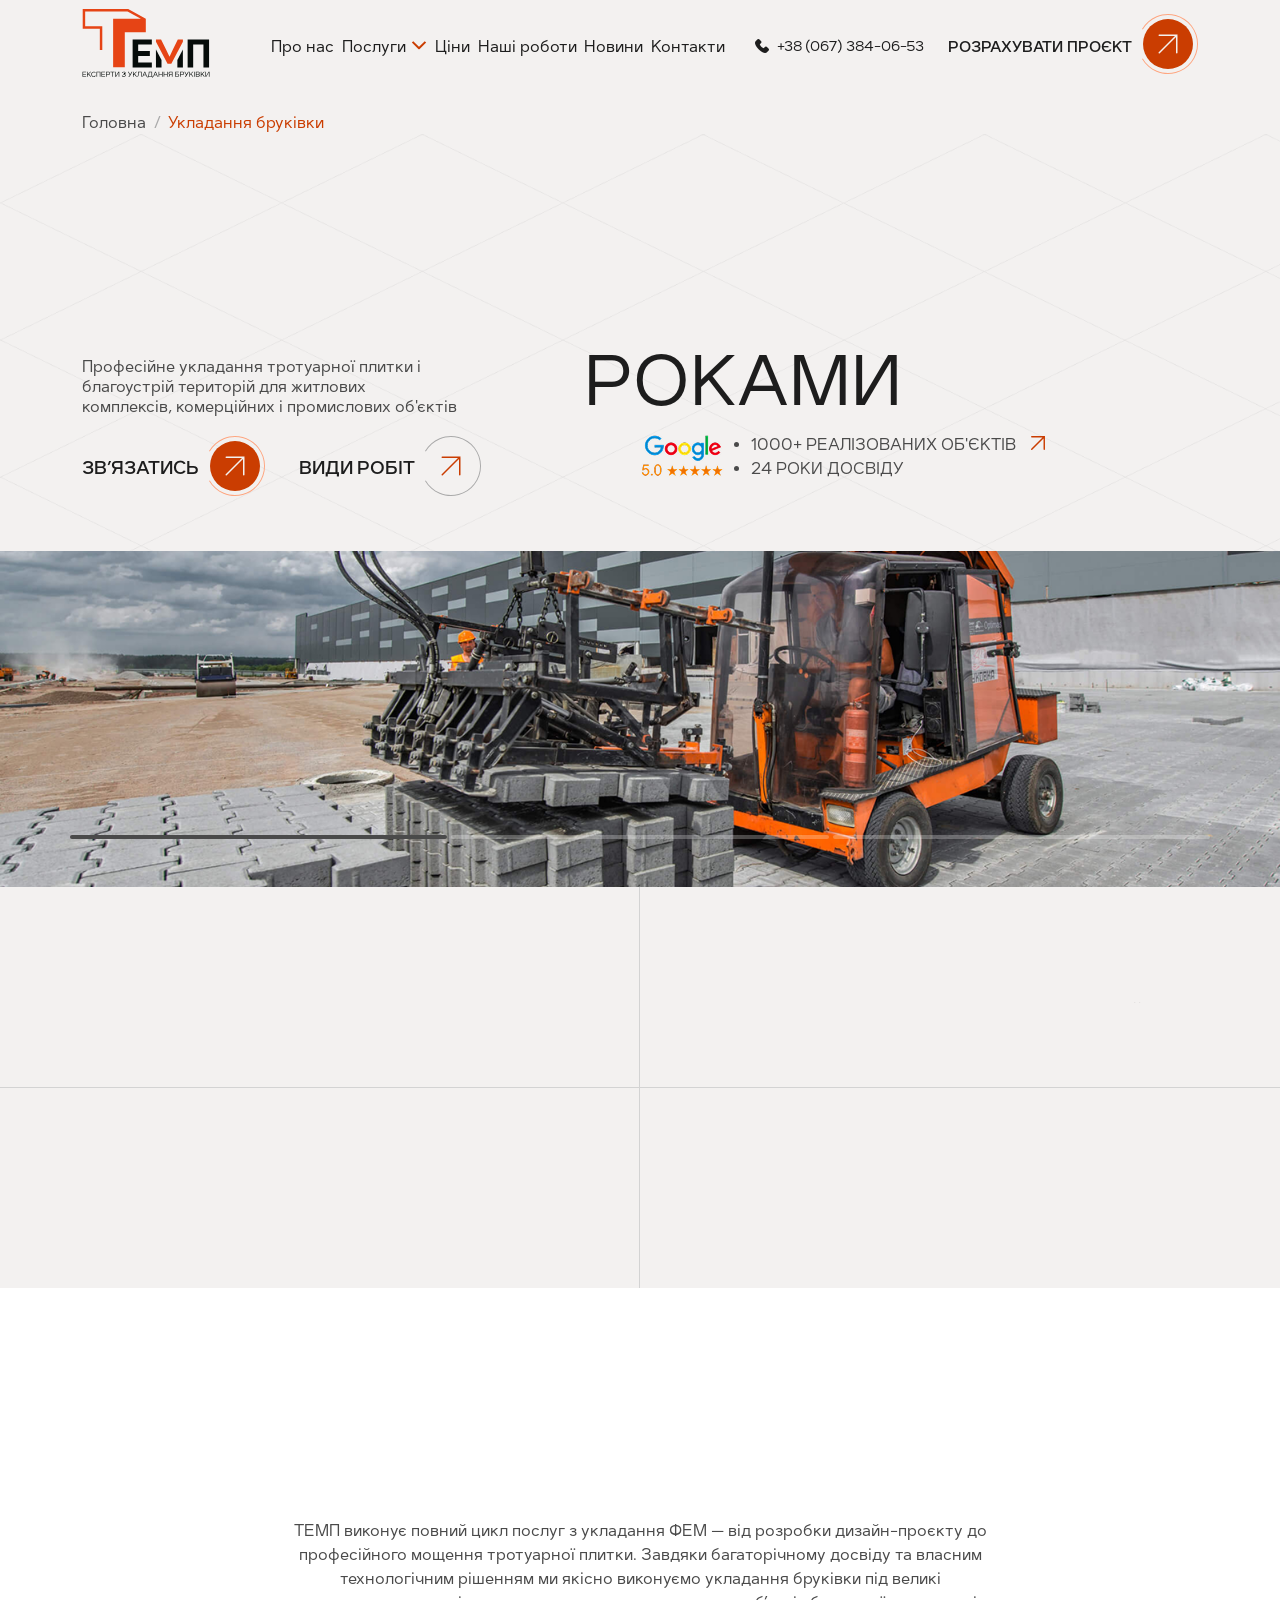
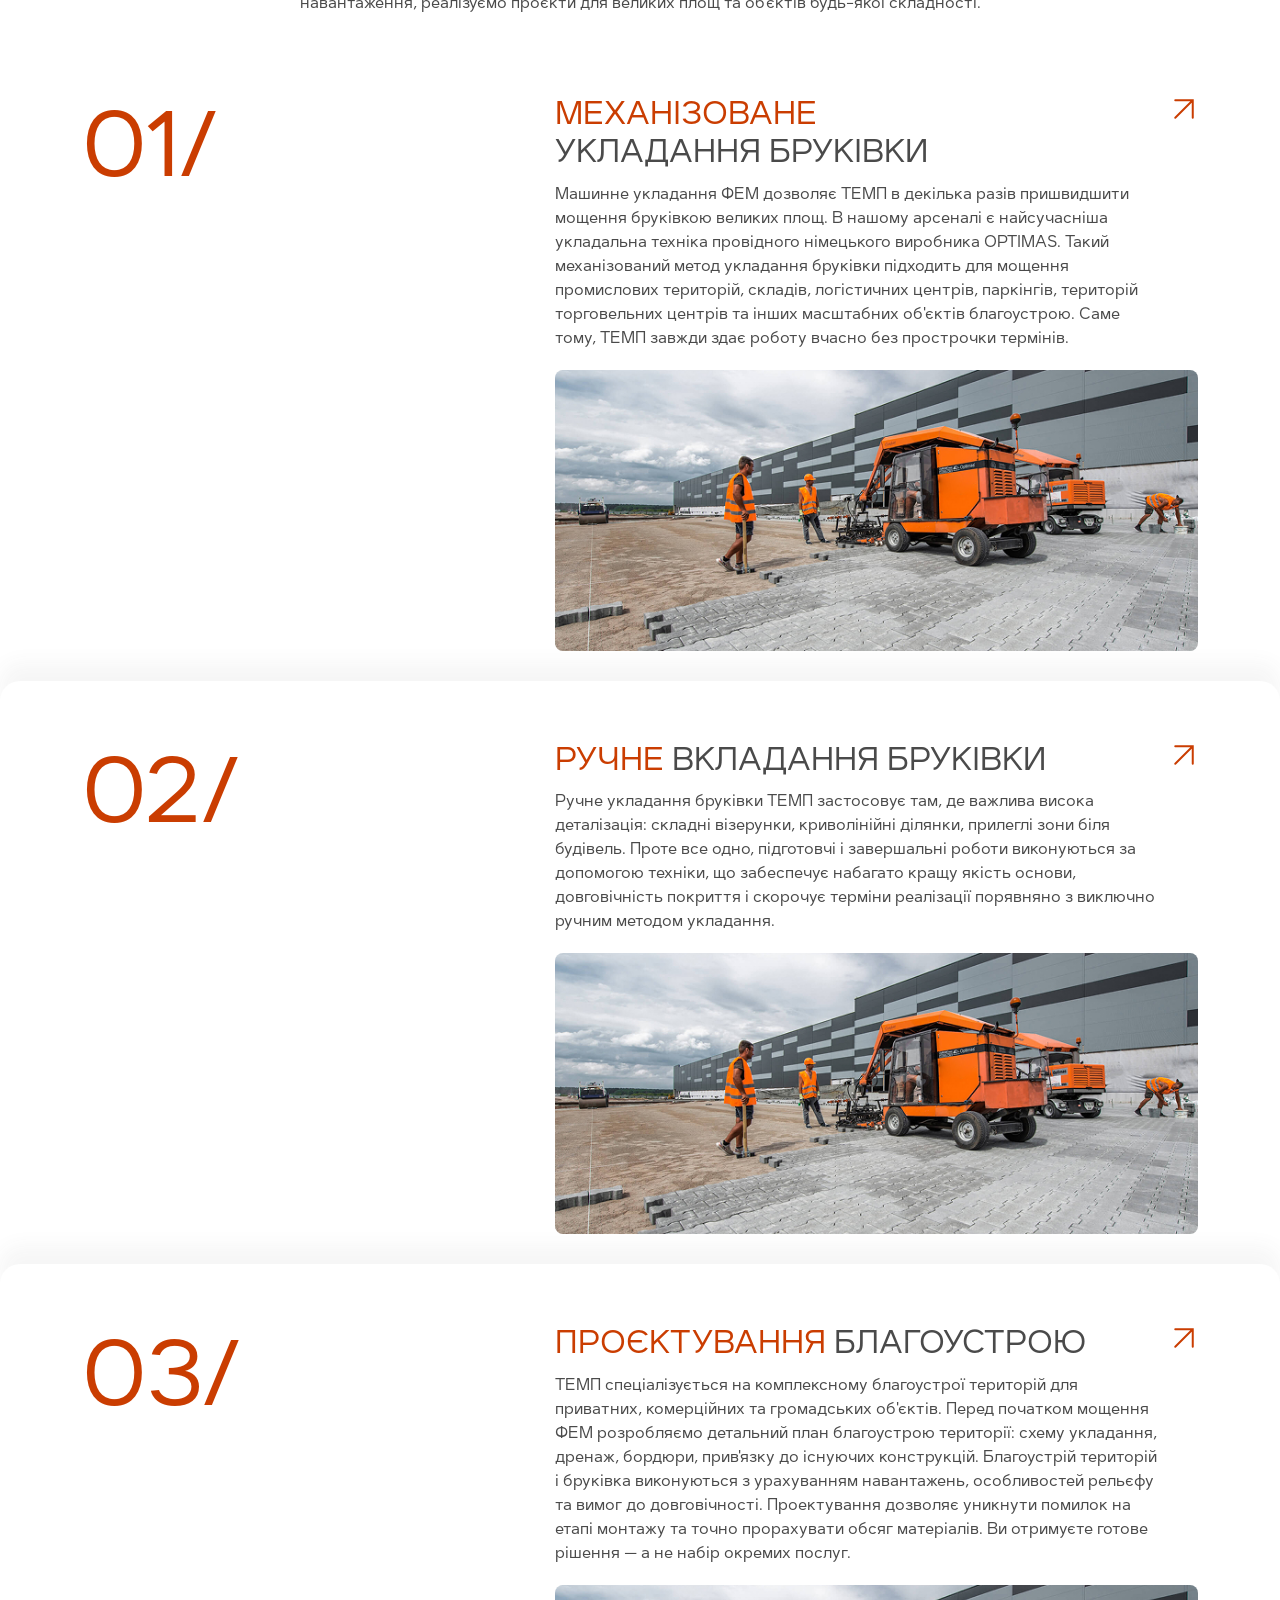
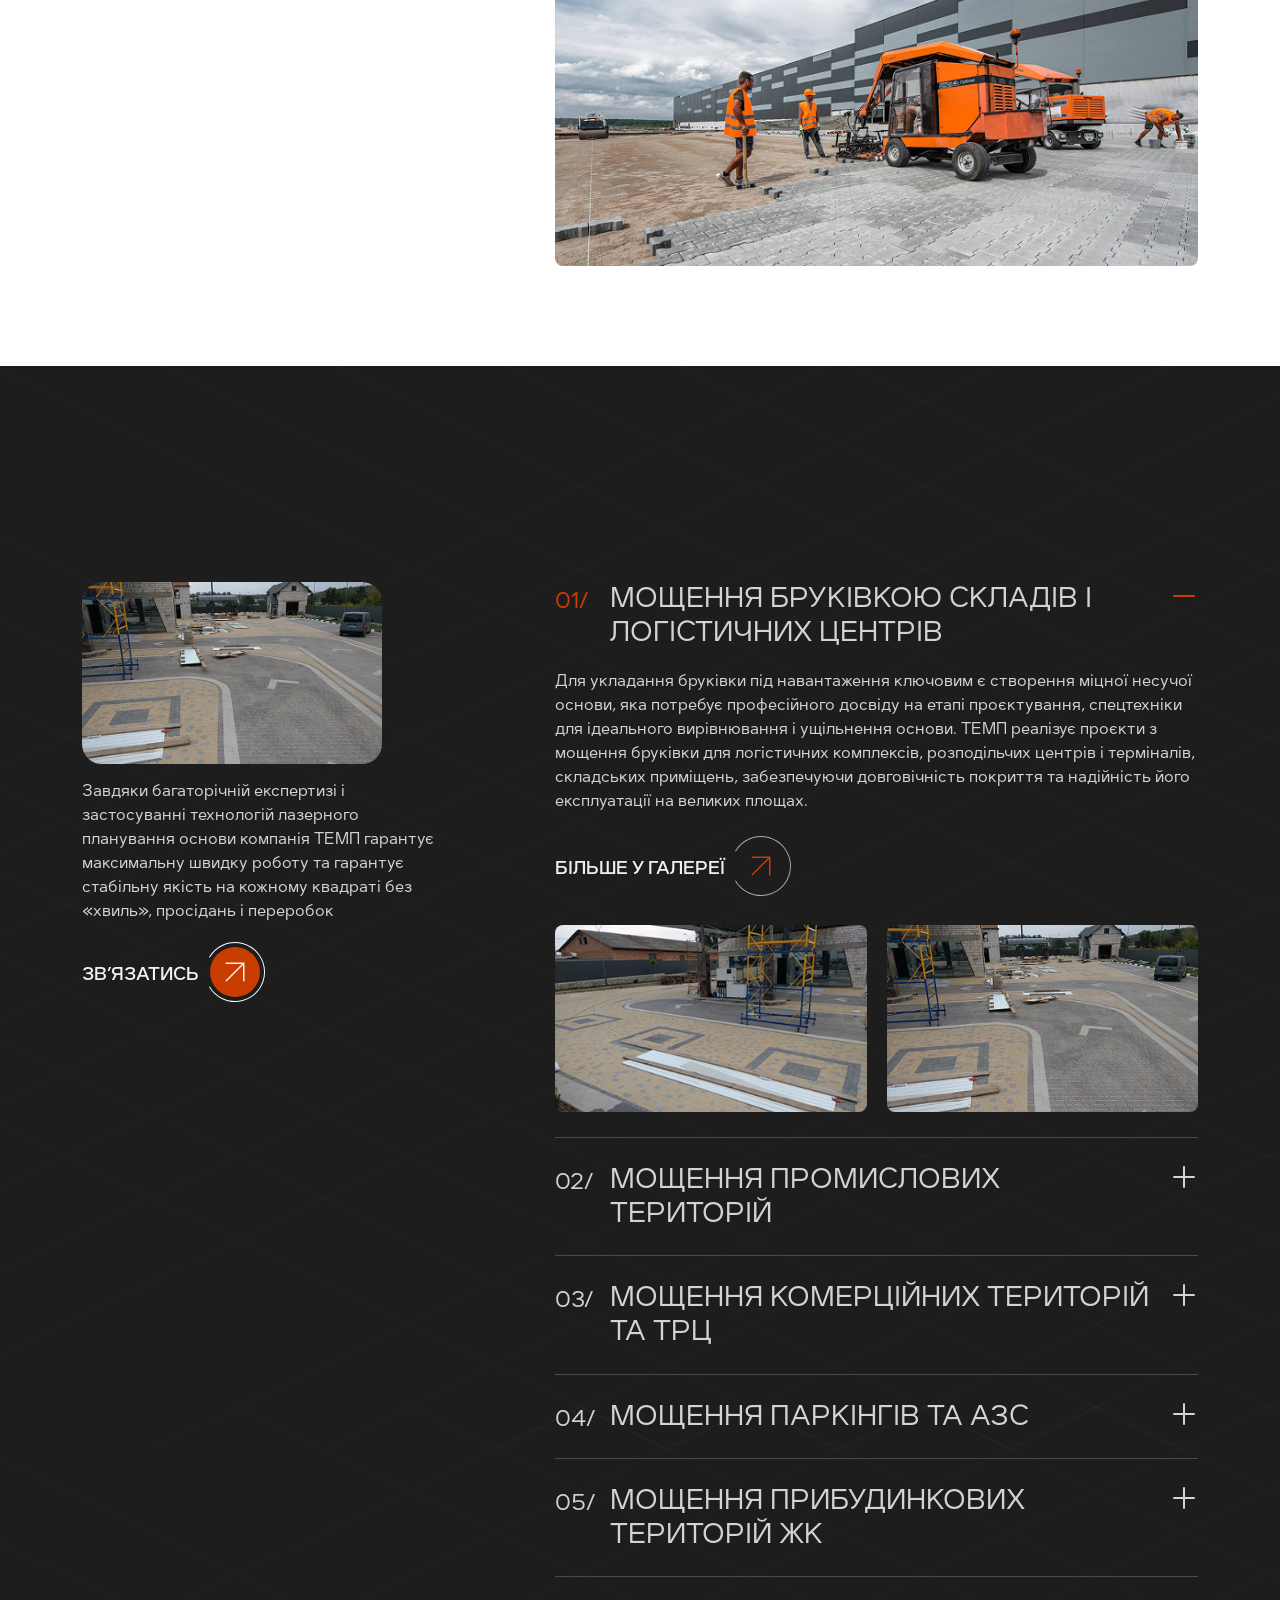
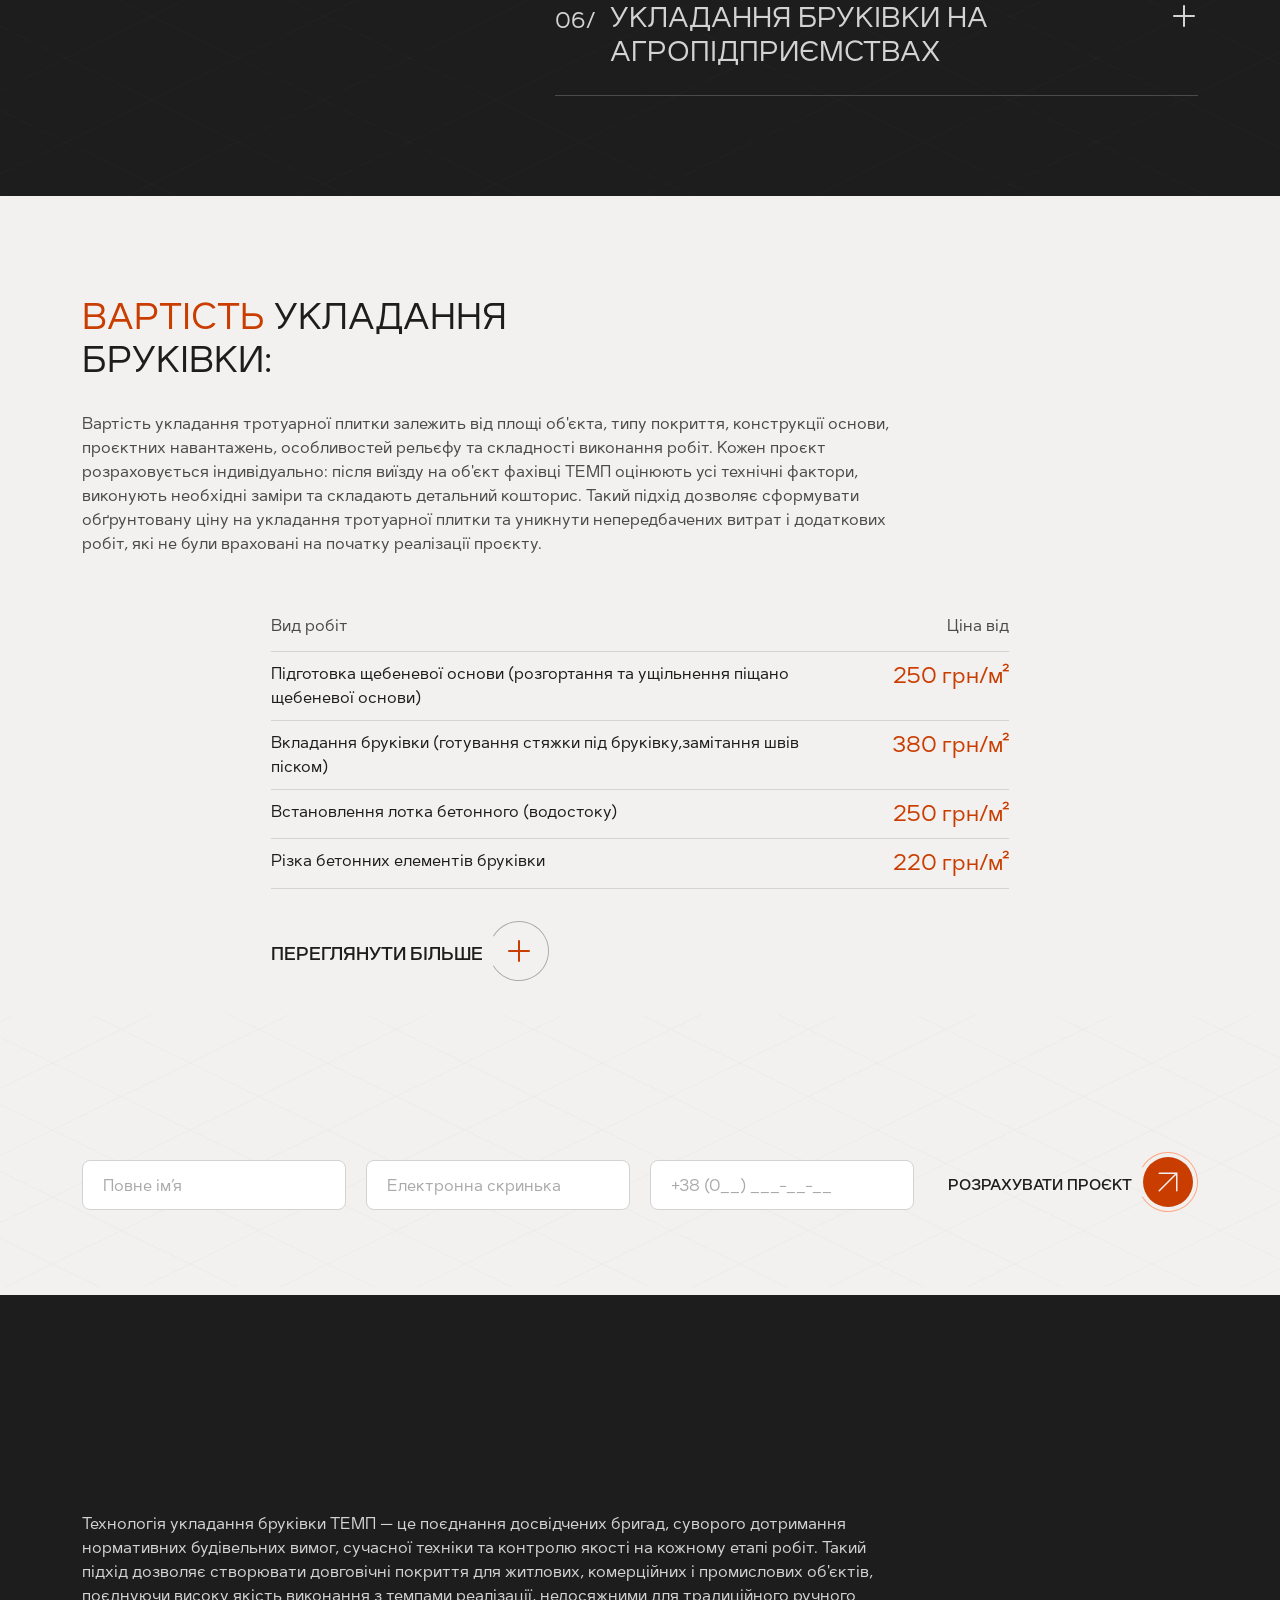
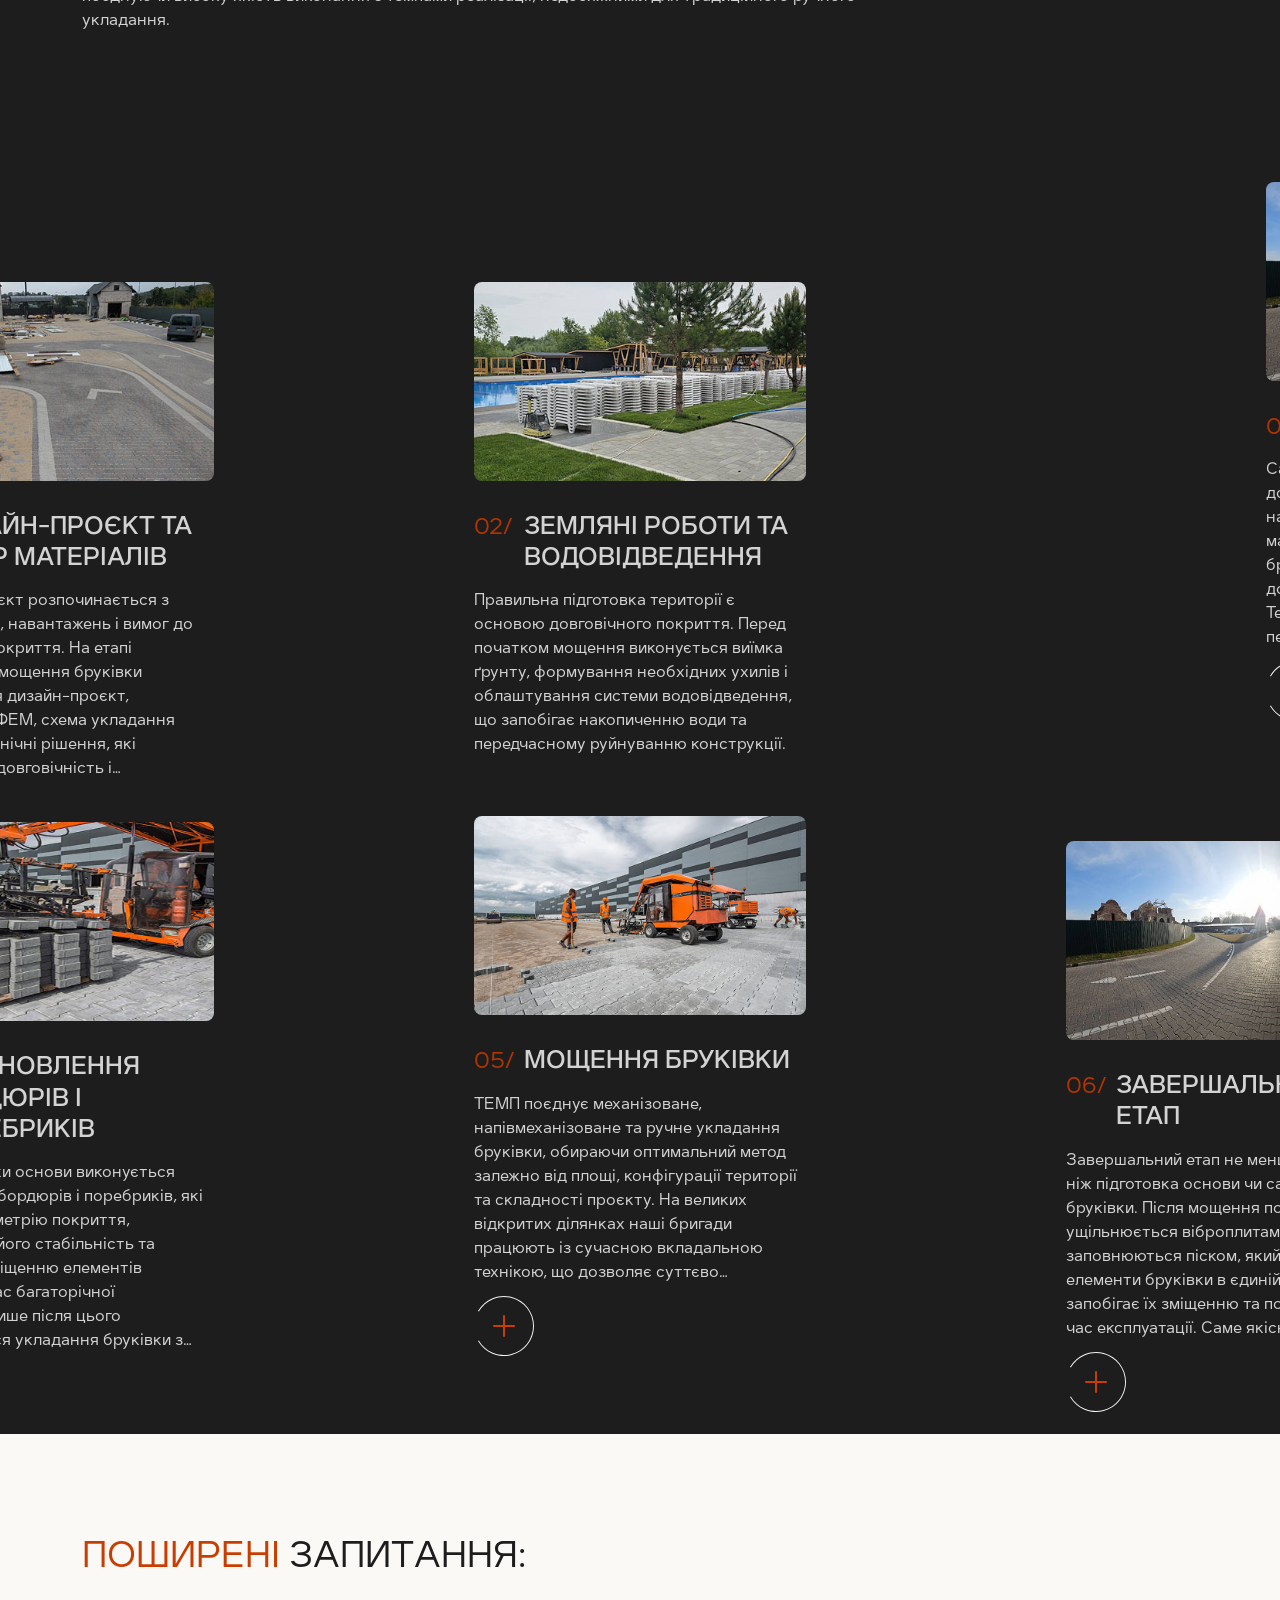
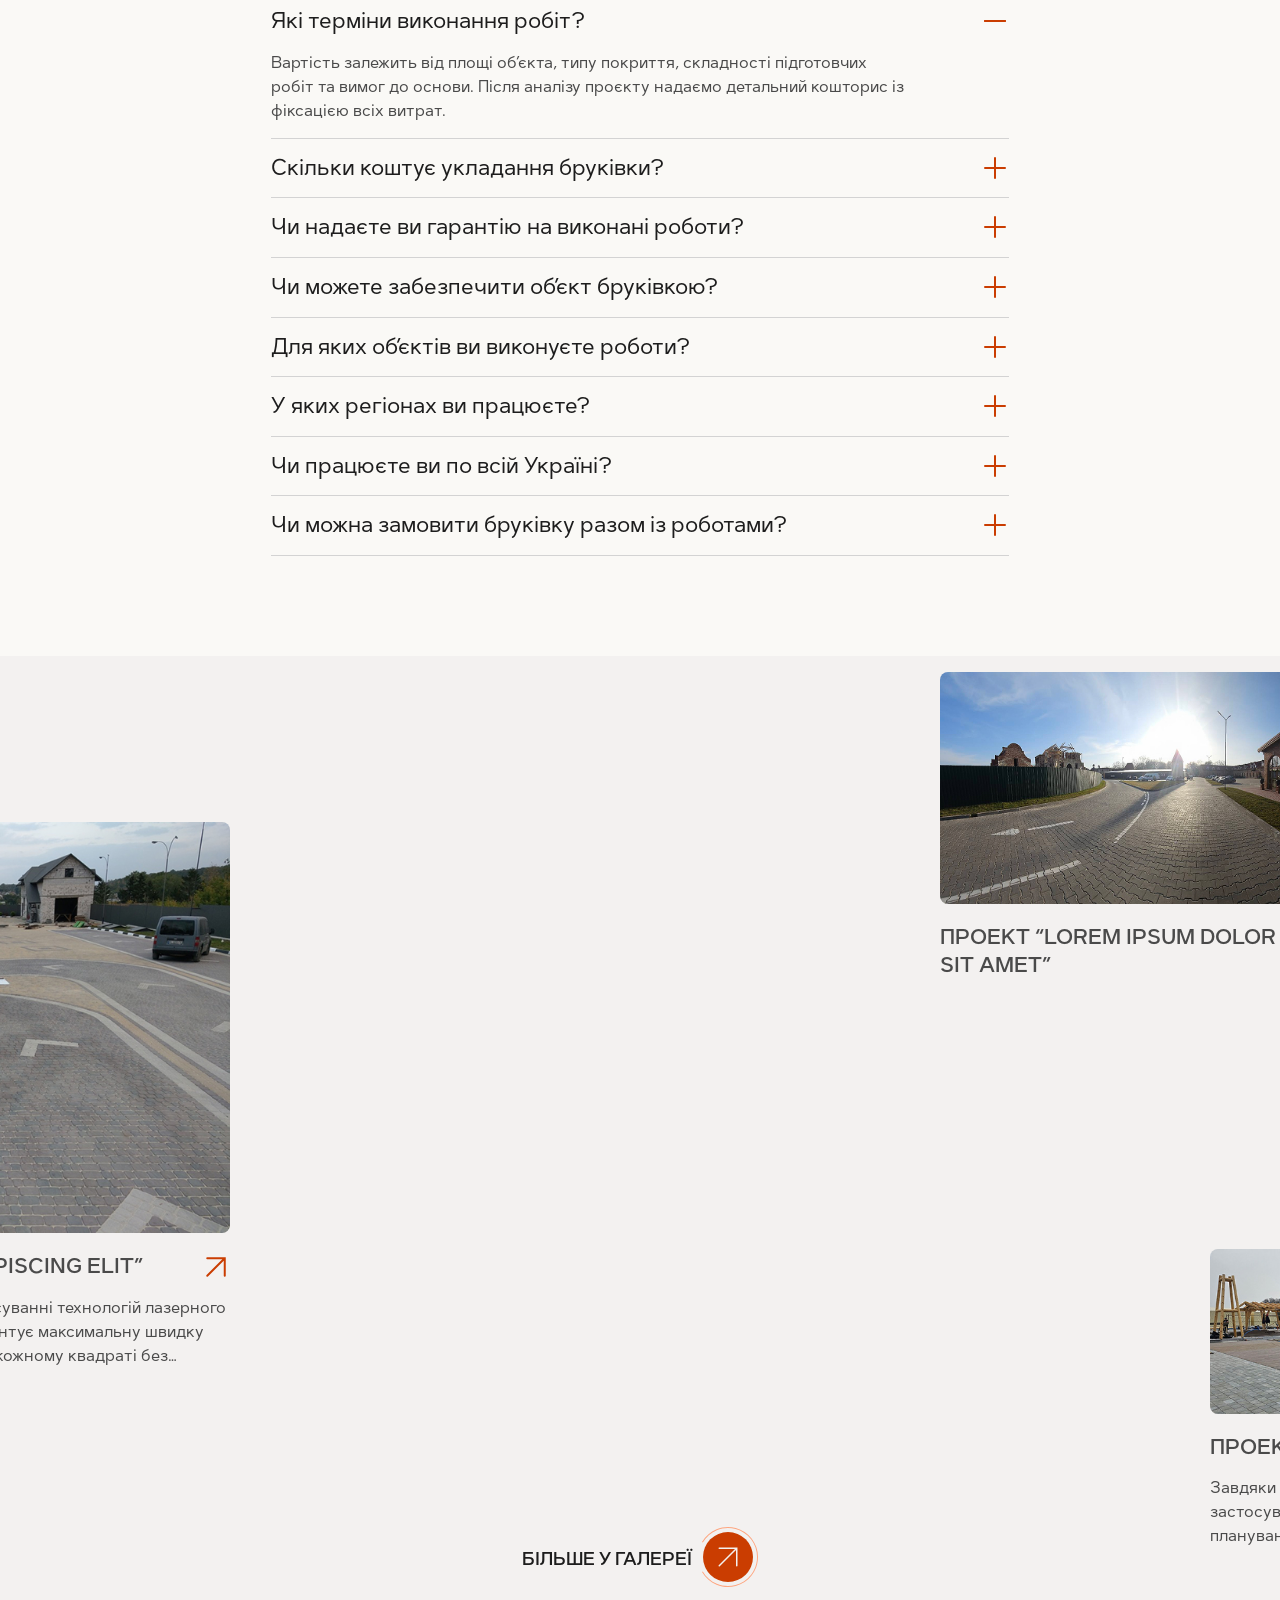
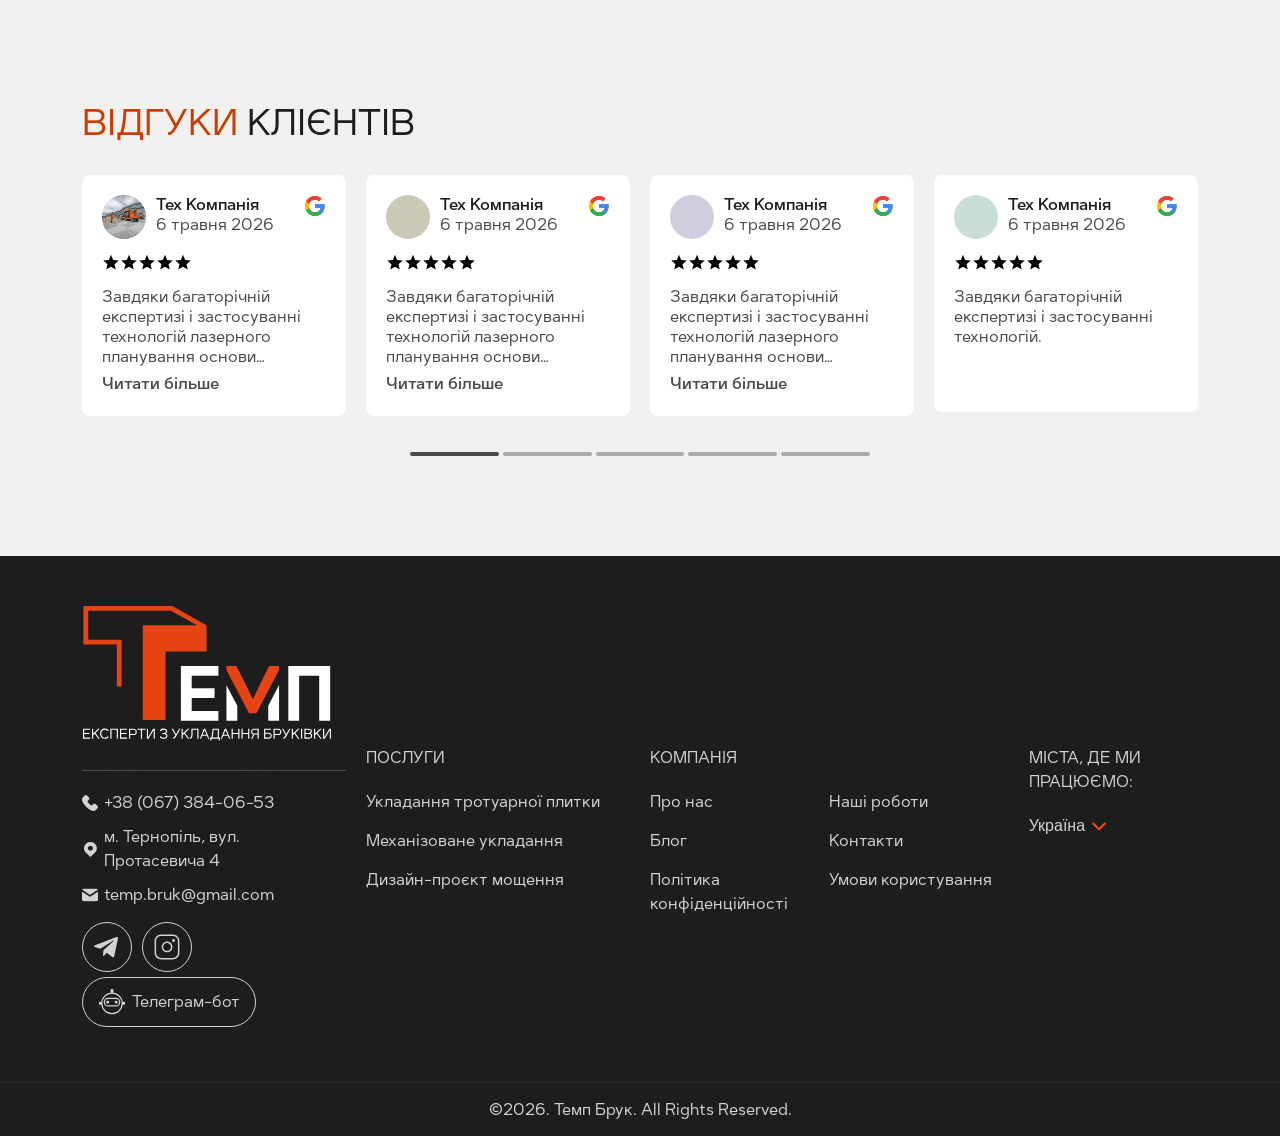
<file: service.html>
<!DOCTYPE html>
<html lang="en">

<head>
    <meta charset="UTF-8">
    <meta http-equiv="X-UA-Compatible" content="IE=edge">
    <meta name="viewport" content="width=device-width, initial-scale=1.0">
    <title>Service</title>
    <!-- <link rel="icon" type="image/x-icon" href="favicon.png"> -->

    <link rel="stylesheet" href="css/lib/swiper.css">
    <link rel="stylesheet" href="css/lib/bootstrap-grid.min.css">
    <!-- <link rel="stylesheet" href="css/lib/aos.css"> -->
    <link rel="stylesheet" href="css/lib/splitting.css">
    <link rel="stylesheet" href="css/lib/fancybox.css">

    <link rel="stylesheet" href="css/style.css">
</head>

<body>
    <div class="pagewrapper">
        <header class="header">
            <div class="container">
                <div class="row align-items-center">
                    <div class="col-xl-2 col-md-3 col-4">
                        <a href="#" class="header__logo">
                            <img src="img/general/logo.svg" alt="logo">
                        </a>
                    </div>
                    <div class="col-xl-5 navcol">
                        <nav class="site-nav" aria-label="Primary">
                            <ul class="header__menu">
                                <li class="menu-item"><a href="#">Про нас</a></li>
                                <li class="menu-item menu-item-has-children">
                                    <span>
                                        Послуги
                                        <i>
                                            <svg width="18" height="18" viewBox="0 0 18 18" fill="none"
                                                xmlns="http://www.w3.org/2000/svg">
                                                <path d="M14.728 6.54492L9.00071 12.2722L3.27344 6.54492"
                                                    stroke="#CA3D01" stroke-width="2" stroke-linecap="square"
                                                    stroke-linejoin="round" />
                                            </svg>
                                        </i>
                                    </span>
                                    <ul class="sub-menu">
                                        <li class="menu-item"><a href="#">Укладання бруківки</a>
                                        </li>
                                        <li class="menu-item"><a href="#">Механізоване укладання</a></li>
                                        <li class="menu-item"><a href="#">Ручне укладання бруківки</a>
                                        </li>
                                        <li class="menu-item"><a href="#">Проєктування благоустрою</a>
                                        </li>
                                    </ul>
                                </li>
                                <li class="menu-item"><a href="#">Ціни</a></li>
                                <li class="menu-item"><a href="#">Наші роботи</a></li>
                                <li class="menu-item"><a href="#">Новини</a></li>
                                <li class="menu-item"><a href="#">Контакти</a></li>
                            </ul>
                            <a href="#" class="calculate-btn">
                                Розрахувати проєкт
                                <span class="circle-animation">
                                    <svg width="60" height="60" viewBox="0 0 60 60" fill="none"
                                        xmlns="http://www.w3.org/2000/svg">
                                        <path
                                            d="M4 45C7.30315 50.7192 12.4018 55.1891 18.5052 57.7164C24.6087 60.2436 31.3757 60.687 37.7569 58.9778C44.1381 57.2685 49.7768 53.5022 53.7985 48.2628C57.8201 43.0235 60 36.604 60 30C60 23.396 57.8201 16.9765 53.7985 11.7372C49.7768 6.49784 44.1381 2.73148 37.7569 1.02224C31.3757 -0.687012 24.6087 -0.243627 18.5052 2.28362C12.4018 4.81087 7.30315 9.28075 4 15L4.82025 15.4734C8.01915 9.93466 12.9569 5.60586 18.8677 3.15837C24.7785 0.710881 31.332 0.28149 37.5118 1.93679C43.6916 3.5921 49.1523 7.23958 53.0471 12.3135C56.9418 17.3875 59.0529 23.6044 59.0529 30C59.0529 36.3956 56.9418 42.6125 53.0471 47.6865C49.1523 52.7604 43.6916 56.4079 37.5118 58.0632C31.332 59.7185 24.7785 59.2891 18.8677 56.8416C12.9569 54.3941 8.01915 50.0653 4.82025 44.5266L4 45Z"
                                            fill="#FEA680" />
                                        <rect x="5" y="5" width="50" height="50" rx="25" fill="#CA3D01" />
                                    </svg>
                                    <div class="calculate__icons">
                                        <img class="default-ic" src="img/general/arrow-circlebtn.svg" alt="icon">
                                        <img class="hover-ic" src="img/general/arrow-circlebtn.svg" alt="icon">
                                    </div>
                                </span>
                            </a>
                        </nav>
                        <button class="closemenu">
                            <img src="img/general/close.png" alt="close menu">
                        </button>
                    </div>
                    <div class="col-xl-5 col-md-9 col-8">
                        <div class="header__actions">
                            <a href="tel:+380673840653" class="header__tel">
                                <i class="icon-tel-icon"></i>
                                <span>+38 (067) 384-06-53</span>
                            </a>
                            <a href="#" class="calculate-btn">
                                Розрахувати проєкт
                                <span class="circle-animation">
                                    <svg width="60" height="60" viewBox="0 0 60 60" fill="none"
                                        xmlns="http://www.w3.org/2000/svg">
                                        <path
                                            d="M4 45C7.30315 50.7192 12.4018 55.1891 18.5052 57.7164C24.6087 60.2436 31.3757 60.687 37.7569 58.9778C44.1381 57.2685 49.7768 53.5022 53.7985 48.2628C57.8201 43.0235 60 36.604 60 30C60 23.396 57.8201 16.9765 53.7985 11.7372C49.7768 6.49784 44.1381 2.73148 37.7569 1.02224C31.3757 -0.687012 24.6087 -0.243627 18.5052 2.28362C12.4018 4.81087 7.30315 9.28075 4 15L4.82025 15.4734C8.01915 9.93466 12.9569 5.60586 18.8677 3.15837C24.7785 0.710881 31.332 0.28149 37.5118 1.93679C43.6916 3.5921 49.1523 7.23958 53.0471 12.3135C56.9418 17.3875 59.0529 23.6044 59.0529 30C59.0529 36.3956 56.9418 42.6125 53.0471 47.6865C49.1523 52.7604 43.6916 56.4079 37.5118 58.0632C31.332 59.7185 24.7785 59.2891 18.8677 56.8416C12.9569 54.3941 8.01915 50.0653 4.82025 44.5266L4 45Z"
                                            fill="#FEA680" />
                                        <rect x="5" y="5" width="50" height="50" rx="25" fill="#CA3D01" />
                                    </svg>
                                    <div class="calculate__icons">
                                        <img class="default-ic" src="img/general/arrow-circlebtn.svg" alt="icon">
                                        <img class="hover-ic" src="img/general/arrow-circlebtn.svg" alt="icon">
                                    </div>
                                </span>
                            </a>
                        </div>
                    </div>
                </div>

                <button type="button" class="mebubtn" aria-label="Відкрити меню" aria-expanded="false"
                    aria-controls="site-nav">
                    <img src="img/general/menu.png" alt="menu">
                </button>
            </div>
            <div class="menu-overlay" aria-hidden="true"></div>
        </header>

        <main class="main">
            <div class="breadcrumbs">
                <div class="container">
                    <ul>
                        <li><a href="#">Головна</a></li>
                        <li>Укладання бруківки</li>
                    </ul>
                </div>
            </div>
            <section class="hero hero_service">
                <div class="container">
                    <div class="hero__wrapper">
                        <h1 class="hero__title ">
                            <span class="hero__redtext reveal-title" data-splitting data-delay="200">темп <span
                                    class="black-color">- покриття,</span></span>
                            <span class="hero__smspace reveal-title" data-splitting data-delay="300">які служать</span>
                            <span class="hero__lgspace reveal-title" data-splitting data-delay="400">роками</span>
                        </h1>

                        <div class="hero__description d-flex align-items-end">
                            <div class="hero__description-left">
                                <div class="intro">
                                    <p>
                                        Професійне укладання тротуарної плитки
                                        і благоустрій територій для житлових комплексів, комерційних і промислових
                                        об'єктів
                                    </p>
                                </div>
                                <div class="btngroup">
                                    <a href="#" class="contact-link">
                                        Зв’язатись
                                        <span class="circle-animation">
                                            <svg width="60" height="60" viewBox="0 0 60 60" fill="none"
                                                xmlns="http://www.w3.org/2000/svg">
                                                <path
                                                    d="M4 45C7.30315 50.7192 12.4018 55.1891 18.5052 57.7164C24.6087 60.2436 31.3757 60.687 37.7569 58.9778C44.1381 57.2685 49.7768 53.5022 53.7985 48.2628C57.8201 43.0235 60 36.604 60 30C60 23.396 57.8201 16.9765 53.7985 11.7372C49.7768 6.49784 44.1381 2.73148 37.7569 1.02224C31.3757 -0.687012 24.6087 -0.243627 18.5052 2.28362C12.4018 4.81087 7.30315 9.28075 4 15L4.82025 15.4734C8.01915 9.93466 12.9569 5.60586 18.8677 3.15837C24.7785 0.710881 31.332 0.28149 37.5118 1.93679C43.6916 3.5921 49.1523 7.23958 53.0471 12.3135C56.9418 17.3875 59.0529 23.6044 59.0529 30C59.0529 36.3956 56.9418 42.6125 53.0471 47.6865C49.1523 52.7604 43.6916 56.4079 37.5118 58.0632C31.332 59.7185 24.7785 59.2891 18.8677 56.8416C12.9569 54.3941 8.01915 50.0653 4.82025 44.5266L4 45Z"
                                                    fill="#FEA680" />
                                                <rect x="5" y="5" width="50" height="50" rx="25" fill="#CA3D01" />
                                            </svg>
                                            <div class="calculate__icons">
                                                <img class="default-ic" src="img/general/arrow-circlebtn.svg"
                                                    alt="icon">
                                                <img class="hover-ic" src="img/general/arrow-circlebtn.svg" alt="icon">
                                            </div>
                                        </span>
                                    </a>
                                    <a href="#" class="contact-link ">
                                        Види робіт
                                        <span class="circle-animation">
                                            <svg width="60" height="60" viewBox="0 0 60 60" fill="none"
                                                xmlns="http://www.w3.org/2000/svg">
                                                <path
                                                    d="M4 45C7.30315 50.7192 12.4018 55.1891 18.5052 57.7164C24.6087 60.2436 31.3757 60.687 37.7569 58.9778C44.1381 57.2685 49.7768 53.5022 53.7985 48.2628C57.8201 43.0235 60 36.604 60 30C60 23.396 57.8201 16.9765 53.7985 11.7372C49.7768 6.49784 44.1381 2.73148 37.7569 1.02224C31.3757 -0.687012 24.6087 -0.243627 18.5052 2.28362C12.4018 4.81087 7.30315 9.28075 4 15L4.82025 15.4734C8.01915 9.93466 12.9569 5.60586 18.8677 3.15837C24.7785 0.710881 31.332 0.28149 37.5118 1.93679C43.6916 3.5921 49.1523 7.23958 53.0471 12.3135C56.9418 17.3875 59.0529 23.6044 59.0529 30C59.0529 36.3956 56.9418 42.6125 53.0471 47.6865C49.1523 52.7604 43.6916 56.4079 37.5118 58.0632C31.332 59.7185 24.7785 59.2891 18.8677 56.8416C12.9569 54.3941 8.01915 50.0653 4.82025 44.5266L4 45Z"
                                                    fill="#AAAAAA" />
                                            </svg>

                                            <div class="calculate__icons">
                                                <img class="default-ic" src="img/general/arrow-circlebtn-orange.svg"
                                                    alt="icon">
                                                <img class="hover-ic" src="img/general/arrow-circlebtn-orange.svg"
                                                    alt="icon">
                                            </div>
                                        </span>
                                    </a>
                                </div>
                            </div>
                            <div class="hero__description-right">
                                <a href="#" target="_blank" class="google-box">
                                    <img class="google-box__logo" src="img/general/google.png" alt="google analitics">
                                    <div class="google-box_wrap">
                                        <ul>
                                            <li>1000+ реалізованих об'єктів</li>
                                            <li>24 роки досвіду</li>
                                        </ul>
                                    </div>
                                    <button class="linkarr-anim">
                                        <img class="default-ic" src="img/general/link-arrow-orange.svg" alt="icon">
                                        <img class="hover-ic" src="img/general/link-arrow-orange.svg" alt="icon">
                                    </button>
                                </a>

                            </div>



                        </div>
                    </div>
                </div>
                <!-- <div class="hero__mainpic">
                    <img src="img/main/hero.jpg" alt="img">
                </div> -->
            </section>

            <div class="slider-wrapper">
                <div class="swiper imageslider">
                    <div class="swiper-wrapper">
                        <div class="swiper-slide">
                            <div class="imgwrapper">
                                <img src="img/service/slide.png" alt="img">
                            </div>
                        </div>
                        <div class="swiper-slide">
                            <div class="imgwrapper">
                                <img src="img/service/slide.png" alt="img">
                            </div>
                        </div>
                        <div class="swiper-slide">
                            <div class="imgwrapper">
                                <img src="img/service/slide.png" alt="img">
                            </div>
                        </div>
                    </div>
                    <div class="container posrel">
                        <div class="swiper-pagination linepag v2"></div>
                    </div>
                </div>
            </div>

            <section class="benefits benefits__service no-sticky p0">
                <div class="row g-0">
                    <div class="col-md-6">
                        <div class="benefits__item">
                            <p class="reveal-title benefits__service-anim" data-splitting data-delay="300" data-fade="left">
                                <span class="orange-text">професійні </span>
                                бригади
                            </p>
                        </div>
                    </div>
                    <div class="col-md-6">
                        <div class="benefits__item">
                            <p class="reveal-title benefits__service-anim" data-splitting data-delay="500" data-fade="right">
                                <span class="orange-text">найсучасніші </span>
                                технології
                            </p>
                        </div>
                    </div>
                    <div class="col-md-6">
                        <div class="benefits__item">
                            <p class="reveal-title benefits__service-anim" data-splitting data-delay="700" data-fade="left">
                                <span class="orange-text">без субпідрядників </span><br>
                                і прихованих витрат

                            </p>
                        </div>
                    </div>
                    <div class="col-md-6">
                        <div class="benefits__item">
                            <p class="reveal-title benefits__service-anim" data-splitting data-delay="900" data-fade="right">
                                У <span class="orange-text">8-10 разів швидше</span>,<br>
                                ніж інші бригади
                            </p>
                        </div>
                    </div>
                </div>
            </section>

            <section class="services white-bg">
                <div class="stickysteps">
                    <div class="stickysteps__header">
                        <div class="container">
                            <div class="section-header">
                                <h2 class="reveal-title" data-splitting data-delay="200">
                                    <span class="orange-text">Укладання</span><br> тротуарної плитки
                                </h2>
                                <div class="introsect">
                                    <p>
                                        ТЕМП виконує повний цикл послуг з укладання ФЕМ — від розробки дизайн-проєкту до
                                        професійного мощення тротуарної плитки. Завдяки багаторічному досвіду та власним
                                        технологічним рішенням ми якісно виконуємо укладання бруківки під великі навантаження,
                                        реалізуємо проєкти для великих площ та об’єктів будь-якої складності.
                                    </p>
                                </div>
                            </div>
                        </div>
                    </div>
                    <div class="stickysteps__item">
                        <div class="container">
                            <div class="row">
                                <div class="col-xl-5 col-lg-4">
                                    <p class="stepnum">
                                        01/
                                    </p>
                                </div>
                                <div class="col-xl-7 col-lg-8">
                                    <a href="#" class="stickysteps__info">
                                        <div class="descr">
                                            <h3>
                                                <span class="orange-text">Механізоване</span><br> укладання
                                                бруківки

                                                <button class="linkarr-anim">
                                                    <img class="default-ic" src="img/general/link-arrow-orange.svg"
                                                        alt="icon">
                                                    <img class="hover-ic" src="img/general/link-arrow-orange.svg"
                                                        alt="icon">
                                                </button>
                                            </h3>
                                            <p>
                                                Машинне укладання ФЕМ дозволяє ТЕМП в декілька разів пришвидшити
                                                мощення
                                                бруківкою великих площ. В нашому арсеналі є найсучасніша укладальна
                                                техніка провідного німецького виробника OPTIMAS. Такий механізований
                                                метод укладання бруківки підходить для мощення промислових
                                                територій,
                                                складів, логістичних центрів, паркінгів, територій торговельних
                                                центрів
                                                та інших масштабних об'єктів благоустрою. Саме тому, ТЕМП завжди
                                                здає
                                                роботу вчасно без прострочки термінів.
                                            </p>
                                        </div>
                                        <div class="imgwrap">
                                            <img src="img/service/step1.jpg" alt="img">
                                        </div>
                                    </a>
                                </div>
                            </div>
                        </div>
                    </div>
                    <div class="stickysteps__item">
                        <div class="container">
                            <div class="row">
                                <div class="col-lg-5">
                                    <p class="stepnum">
                                        02/
                                    </p>
                                </div>
                                <div class="col-lg-7">
                                    <a href="#" class="stickysteps__info">
                                        <div class="descr">
                                            <h3>
                                                <span class="orange-text">Ручне</span> вкладання бруківки

                                                <button class="linkarr-anim">
                                                    <img class="default-ic" src="img/general/link-arrow-orange.svg"
                                                        alt="icon">
                                                    <img class="hover-ic" src="img/general/link-arrow-orange.svg"
                                                        alt="icon">
                                                </button>
                                            </h3>
                                            <p>
                                                Ручне укладання бруківки ТЕМП застосовує там, де важлива висока
                                                деталізація: складні візерунки, криволінійні ділянки, прилеглі зони біля
                                                будівель. Проте все одно, підготовчі і завершальні роботи виконуються за
                                                допомогою техніки, що забеспечує набагато кращу якість основи,
                                                довговічність покриття і скорочує терміни реалізації порявняно з
                                                виключно ручним методом укладання.
                                            </p>
                                        </div>
                                        <div class="imgwrap">
                                            <img src="img/service/step1.jpg" alt="img">
                                        </div>
                                    </a>
                                </div>
                            </div>
                        </div>
                    </div>
                    <div class="stickysteps__item">
                        <div class="container">
                            <div class="row">
                                <div class="col-lg-5">
                                    <p class="stepnum">
                                        03/
                                    </p>
                                </div>
                                <div class="col-lg-7">
                                    <a href="#" class="stickysteps__info">
                                        <div class="descr">
                                            <h3>
                                                <span class="orange-text">Проєктування</span> благоустрою

                                                <button class="linkarr-anim">
                                                    <img class="default-ic" src="img/general/link-arrow-orange.svg"
                                                        alt="icon">
                                                    <img class="hover-ic" src="img/general/link-arrow-orange.svg"
                                                        alt="icon">
                                                </button>
                                            </h3>
                                            <p>
                                                ТЕМП спеціалізується на комплексному благоустрої територій для
                                                приватних, комерційних та громадських об'єктів. Перед початком мощення
                                                ФЕМ розробляємо детальний план благоустрою території: схему укладання,
                                                дренаж, бордюри, прив'язку до існуючих конструкцій. Благоустрій
                                                територій і бруківка виконуються з урахуванням навантажень, особливостей
                                                рельєфу та вимог до довговічності. Проектування дозволяє уникнути
                                                помилок на етапі монтажу та точно прорахувати обсяг матеріалів. Ви
                                                отримуєте готове рішення — а не набір окремих послуг.
                                            </p>
                                        </div>
                                        <div class="imgwrap">
                                            <img src="img/service/step1.jpg" alt="img">
                                        </div>
                                    </a>
                                </div>
                            </div>
                        </div>
                    </div>
                </div>

            </section>

            <section class="workobjects dark-bg">
                <div class="container">
                    <h2 class="white reveal-title" data-splitting>
                        укладаємо бруківку<br> на таких об’єктах:
                    </h2>
                    <div class="row">
                        <div class="col-xxl-3 col-lg-4">
                            <div class="workobjects_leftcontent">
                                <div class="imgwrap">
                                    <img src="img/service/object-thumb.jpg" alt="img">
                                    <!-- <video autoplay="" loop="" muted="" playsinline="">
                                        <source src="video/hero.mp4" type="video/mp4">
                                    </video> -->
                                </div>
                                <div class="descr">
                                    <p>
                                        Завдяки багаторічній експертизі і застосуванні технологій лазерного планування
                                        основи компанія ТЕМП гарантує максимальну швидку роботу та гарантує стабільну
                                        якість
                                        на кожному квадраті без «хвиль», просідань і переробок
                                    </p>
                                </div>
                                <a href="#" class="contact-link white">
                                    Зв’язатись
                                    <span class="circle-animation">
                                        <svg width="60" height="60" viewBox="0 0 60 60" fill="none"
                                            xmlns="http://www.w3.org/2000/svg">
                                            <path
                                                d="M4 45C7.30315 50.7192 12.4018 55.1891 18.5052 57.7164C24.6087 60.2436 31.3757 60.687 37.7569 58.9778C44.1381 57.2685 49.7768 53.5022 53.7985 48.2628C57.8201 43.0235 60 36.604 60 30C60 23.396 57.8201 16.9765 53.7985 11.7372C49.7768 6.49784 44.1381 2.73148 37.7569 1.02224C31.3757 -0.687012 24.6087 -0.243627 18.5052 2.28362C12.4018 4.81087 7.30315 9.28075 4 15L4.82025 15.4734C8.01915 9.93466 12.9569 5.60586 18.8677 3.15837C24.7785 0.710881 31.332 0.28149 37.5118 1.93679C43.6916 3.5921 49.1523 7.23958 53.0471 12.3135C56.9418 17.3875 59.0529 23.6044 59.0529 30C59.0529 36.3956 56.9418 42.6125 53.0471 47.6865C49.1523 52.7604 43.6916 56.4079 37.5118 58.0632C31.332 59.7185 24.7785 59.2891 18.8677 56.8416C12.9569 54.3941 8.01915 50.0653 4.82025 44.5266L4 45Z"
                                                fill="#fff"></path>
                                            <rect x="5" y="5" width="50" height="50" rx="25" fill="#CA3D01"></rect>
                                        </svg>
                                        <div class="calculate__icons">
                                            <img class="default-ic" src="img/general/arrow-circlebtn.svg" alt="icon">
                                            <img class="hover-ic" src="img/general/arrow-circlebtn.svg" alt="icon">
                                        </div>
                                    </span>
                                </a>
                            </div>
                        </div>
                        <div class="col-xl-7 offset-xxl-2 offset-lg-1 col-lg-7">
                            <div class="accordeon-wrap">
                                <div class="accordeon__row accobj">
                                    <div class="accordeon__header">
                                        <span class="num">01/</span>
                                        <h3>
                                            Мощення бруківкою складів і логістичних центрів
                                        </h3>
                                        <span class="status"></span>
                                    </div>
                                    <div class="accordeon__body">
                                        <div class="acc-content">
                                            <p>
                                                Для укладання бруківки під навантаження ключовим є створення міцної
                                                несучої
                                                основи, яка потребує професійного досвіду на етапі проєктування,
                                                спецтехніки
                                                для ідеального вирівнювання і ущільнення основи. ТЕМП реалізує проєкти з
                                                мощення бруківки для логістичних комплексів, розподільчих центрів і
                                                терміналів, складських приміщень, забезпечуючи довговічність покриття та
                                                надійність його експлуатації на великих площах.
                                            </p>
                                        </div>
                                        <a href="#" class="contact-link white js-gallery-open">
                                            більше у галереї
                                            <span class="circle-animation">
                                                <svg width="60" height="60" viewBox="0 0 60 60" fill="none"
                                                    xmlns="http://www.w3.org/2000/svg">
                                                    <path
                                                        d="M4 45C7.30315 50.7192 12.4018 55.1891 18.5052 57.7164C24.6087 60.2436 31.3757 60.687 37.7569 58.9778C44.1381 57.2685 49.7768 53.5022 53.7985 48.2628C57.8201 43.0235 60 36.604 60 30C60 23.396 57.8201 16.9765 53.7985 11.7372C49.7768 6.49784 44.1381 2.73148 37.7569 1.02224C31.3757 -0.687012 24.6087 -0.243627 18.5052 2.28362C12.4018 4.81087 7.30315 9.28075 4 15L4.82025 15.4734C8.01915 9.93466 12.9569 5.60586 18.8677 3.15837C24.7785 0.710881 31.332 0.28149 37.5118 1.93679C43.6916 3.5921 49.1523 7.23958 53.0471 12.3135C56.9418 17.3875 59.0529 23.6044 59.0529 30C59.0529 36.3956 56.9418 42.6125 53.0471 47.6865C49.1523 52.7604 43.6916 56.4079 37.5118 58.0632C31.332 59.7185 24.7785 59.2891 18.8677 56.8416C12.9569 54.3941 8.01915 50.0653 4.82025 44.5266L4 45Z"
                                                        fill="#AAAAAA"></path>
                                                </svg>

                                                <div class="calculate__icons">
                                                    <img class="default-ic" src="img/general/arrow-circlebtn-orange.svg"
                                                        alt="icon">
                                                    <img class="hover-ic" src="img/general/arrow-circlebtn-orange.svg"
                                                        alt="icon">
                                                </div>
                                            </span>
                                        </a>
                                        <div class="row imggroup">
                                            <div class="col-sm-6">
                                                <div class="imgwrap">
                                                    <img src="img/service/accordeon1.jpg" alt="img">
                                                </div>
                                            </div>
                                            <div class="col-sm-6">
                                                <div class="imgwrap">
                                                    <img src="img/service/accordeon2.jpg" alt="img">
                                                </div>
                                            </div>
                                        </div>
                                        <div class="hidden-gallery">
                                            <a href="img/service/accordeon1.jpg" data-fancybox="gallery1"
                                                data-caption="">
                                                <img src="img/service/accordeon1.jpg" alt="Gallery image 1" />
                                            </a>

                                            <a href="img/service/accordeon2.jpg" data-fancybox="gallery1"
                                                data-caption="">
                                                <img src="img/service/accordeon2.jpg" alt="Gallery image 2" />
                                            </a>
                                        </div>
                                    </div>
                                </div>
                                <div class="accordeon__row accobj">
                                    <div class="accordeon__header">
                                        <span class="num">02/</span>
                                        <h3>
                                            Мощення промислових територій
                                        </h3>
                                        <span class="status"></span>
                                    </div>
                                    <div class="accordeon__body">
                                        <div class="acc-content">
                                            <p>
                                                Для укладання бруківки під навантаження ключовим є створення міцної
                                                несучої
                                                основи, яка потребує професійного досвіду на етапі проєктування,
                                                спецтехніки
                                                для ідеального вирівнювання і ущільнення основи. ТЕМП реалізує проєкти з
                                                мощення бруківки для логістичних комплексів, розподільчих центрів і
                                                терміналів, складських приміщень, забезпечуючи довговічність покриття та
                                                надійність його експлуатації на великих площах.
                                            </p>
                                        </div>
                                        <a href="#" class="contact-link white js-gallery-open">
                                            більше у галереї
                                            <span class="circle-animation">
                                                <svg width="60" height="60" viewBox="0 0 60 60" fill="none"
                                                    xmlns="http://www.w3.org/2000/svg">
                                                    <path
                                                        d="M4 45C7.30315 50.7192 12.4018 55.1891 18.5052 57.7164C24.6087 60.2436 31.3757 60.687 37.7569 58.9778C44.1381 57.2685 49.7768 53.5022 53.7985 48.2628C57.8201 43.0235 60 36.604 60 30C60 23.396 57.8201 16.9765 53.7985 11.7372C49.7768 6.49784 44.1381 2.73148 37.7569 1.02224C31.3757 -0.687012 24.6087 -0.243627 18.5052 2.28362C12.4018 4.81087 7.30315 9.28075 4 15L4.82025 15.4734C8.01915 9.93466 12.9569 5.60586 18.8677 3.15837C24.7785 0.710881 31.332 0.28149 37.5118 1.93679C43.6916 3.5921 49.1523 7.23958 53.0471 12.3135C56.9418 17.3875 59.0529 23.6044 59.0529 30C59.0529 36.3956 56.9418 42.6125 53.0471 47.6865C49.1523 52.7604 43.6916 56.4079 37.5118 58.0632C31.332 59.7185 24.7785 59.2891 18.8677 56.8416C12.9569 54.3941 8.01915 50.0653 4.82025 44.5266L4 45Z"
                                                        fill="#AAAAAA"></path>
                                                </svg>

                                                <div class="calculate__icons">
                                                    <img class="default-ic" src="img/general/arrow-circlebtn-orange.svg"
                                                        alt="icon">
                                                    <img class="hover-ic" src="img/general/arrow-circlebtn-orange.svg"
                                                        alt="icon">
                                                </div>
                                            </span>
                                        </a>
                                        <div class="row imggroup">
                                            <div class="col-sm-6">
                                                <div class="imgwrap">
                                                    <img src="img/service/accordeon1.jpg" alt="img">
                                                </div>
                                            </div>
                                            <div class="col-sm-6">
                                                <div class="imgwrap">
                                                    <img src="img/service/accordeon2.jpg" alt="img">
                                                </div>
                                            </div>
                                        </div>
                                        <div class="hidden-gallery">
                                            <a href="img/service/step1.jpg" data-fancybox="gallery2" data-caption="">
                                                <img src="img/service/step1.jpg" alt="Gallery image 1" />
                                            </a>

                                            <a href="img/service/step2.jpg" data-fancybox="gallery2" data-caption="">
                                                <img src="img/service/step2.jpg" alt="Gallery image 2" />
                                            </a>
                                        </div>
                                    </div>
                                </div>
                                <div class="accordeon__row accobj">
                                    <div class="accordeon__header">
                                        <span class="num">03/</span>
                                        <h3>
                                            Мощення комерційних територій та ТРЦ
                                        </h3>
                                        <span class="status"></span>
                                    </div>
                                    <div class="accordeon__body">
                                        <div class="acc-content">
                                            <p>
                                                Для укладання бруківки під навантаження ключовим є створення міцної
                                                несучої
                                                основи, яка потребує професійного досвіду на етапі проєктування,
                                                спецтехніки
                                                для ідеального вирівнювання і ущільнення основи. ТЕМП реалізує проєкти з
                                                мощення бруківки для логістичних комплексів, розподільчих центрів і
                                                терміналів, складських приміщень, забезпечуючи довговічність покриття та
                                                надійність його експлуатації на великих площах.
                                            </p>
                                        </div>
                                        <a href="#" class="contact-link white js-gallery-open">
                                            більше у галереї
                                            <span class="circle-animation">
                                                <svg width="60" height="60" viewBox="0 0 60 60" fill="none"
                                                    xmlns="http://www.w3.org/2000/svg">
                                                    <path
                                                        d="M4 45C7.30315 50.7192 12.4018 55.1891 18.5052 57.7164C24.6087 60.2436 31.3757 60.687 37.7569 58.9778C44.1381 57.2685 49.7768 53.5022 53.7985 48.2628C57.8201 43.0235 60 36.604 60 30C60 23.396 57.8201 16.9765 53.7985 11.7372C49.7768 6.49784 44.1381 2.73148 37.7569 1.02224C31.3757 -0.687012 24.6087 -0.243627 18.5052 2.28362C12.4018 4.81087 7.30315 9.28075 4 15L4.82025 15.4734C8.01915 9.93466 12.9569 5.60586 18.8677 3.15837C24.7785 0.710881 31.332 0.28149 37.5118 1.93679C43.6916 3.5921 49.1523 7.23958 53.0471 12.3135C56.9418 17.3875 59.0529 23.6044 59.0529 30C59.0529 36.3956 56.9418 42.6125 53.0471 47.6865C49.1523 52.7604 43.6916 56.4079 37.5118 58.0632C31.332 59.7185 24.7785 59.2891 18.8677 56.8416C12.9569 54.3941 8.01915 50.0653 4.82025 44.5266L4 45Z"
                                                        fill="#AAAAAA"></path>
                                                </svg>

                                                <div class="calculate__icons">
                                                    <img class="default-ic" src="img/general/arrow-circlebtn-orange.svg"
                                                        alt="icon">
                                                    <img class="hover-ic" src="img/general/arrow-circlebtn-orange.svg"
                                                        alt="icon">
                                                </div>
                                            </span>
                                        </a>
                                        <div class="row imggroup">
                                            <div class="col-sm-6">
                                                <div class="imgwrap">
                                                    <img src="img/service/accordeon1.jpg" alt="img">
                                                </div>
                                            </div>
                                            <div class="col-sm-6">
                                                <div class="imgwrap">
                                                    <img src="img/service/accordeon2.jpg" alt="img">
                                                </div>
                                            </div>
                                        </div>
                                        <div class="hidden-gallery">
                                            <a href="img/service/step1.jpg" data-fancybox="gallery3" data-caption="">
                                                <img src="img/service/step1.jpg" alt="Gallery image 1" />
                                            </a>

                                            <a href="img/service/step2.jpg" data-fancybox="gallery3" data-caption="">
                                                <img src="img/service/step2.jpg" alt="Gallery image 2" />
                                            </a>
                                        </div>
                                    </div>
                                </div>
                                <div class="accordeon__row accobj">
                                    <div class="accordeon__header">
                                        <span class="num">04/</span>
                                        <h3>
                                            Мощення паркінгів та АЗС
                                        </h3>
                                        <span class="status"></span>
                                    </div>
                                    <div class="accordeon__body">
                                        <div class="acc-content">
                                            <p>
                                                Для укладання бруківки під навантаження ключовим є створення міцної
                                                несучої
                                                основи, яка потребує професійного досвіду на етапі проєктування,
                                                спецтехніки
                                                для ідеального вирівнювання і ущільнення основи. ТЕМП реалізує проєкти з
                                                мощення бруківки для логістичних комплексів, розподільчих центрів і
                                                терміналів, складських приміщень, забезпечуючи довговічність покриття та
                                                надійність його експлуатації на великих площах.
                                            </p>
                                        </div>
                                        <a href="#" class="contact-link white js-gallery-open">
                                            більше у галереї
                                            <span class="circle-animation">
                                                <svg width="60" height="60" viewBox="0 0 60 60" fill="none"
                                                    xmlns="http://www.w3.org/2000/svg">
                                                    <path
                                                        d="M4 45C7.30315 50.7192 12.4018 55.1891 18.5052 57.7164C24.6087 60.2436 31.3757 60.687 37.7569 58.9778C44.1381 57.2685 49.7768 53.5022 53.7985 48.2628C57.8201 43.0235 60 36.604 60 30C60 23.396 57.8201 16.9765 53.7985 11.7372C49.7768 6.49784 44.1381 2.73148 37.7569 1.02224C31.3757 -0.687012 24.6087 -0.243627 18.5052 2.28362C12.4018 4.81087 7.30315 9.28075 4 15L4.82025 15.4734C8.01915 9.93466 12.9569 5.60586 18.8677 3.15837C24.7785 0.710881 31.332 0.28149 37.5118 1.93679C43.6916 3.5921 49.1523 7.23958 53.0471 12.3135C56.9418 17.3875 59.0529 23.6044 59.0529 30C59.0529 36.3956 56.9418 42.6125 53.0471 47.6865C49.1523 52.7604 43.6916 56.4079 37.5118 58.0632C31.332 59.7185 24.7785 59.2891 18.8677 56.8416C12.9569 54.3941 8.01915 50.0653 4.82025 44.5266L4 45Z"
                                                        fill="#AAAAAA"></path>
                                                </svg>

                                                <div class="calculate__icons">
                                                    <img class="default-ic" src="img/general/arrow-circlebtn-orange.svg"
                                                        alt="icon">
                                                    <img class="hover-ic" src="img/general/arrow-circlebtn-orange.svg"
                                                        alt="icon">
                                                </div>
                                            </span>
                                        </a>
                                        <div class="row imggroup">
                                            <div class="col-sm-6">
                                                <div class="imgwrap">
                                                    <img src="img/service/accordeon1.jpg" alt="img">
                                                </div>
                                            </div>
                                            <div class="col-sm-6">
                                                <div class="imgwrap">
                                                    <img src="img/service/accordeon2.jpg" alt="img">
                                                </div>
                                            </div>
                                        </div>
                                        <div class="hidden-gallery">
                                            <a href="img/service/step1.jpg" data-fancybox="gallery4" data-caption="">
                                                <img src="img/service/step1.jpg" alt="Gallery image 1" />
                                            </a>

                                            <a href="img/service/step4.jpg" data-fancybox="gallery2" data-caption="">
                                                <img src="img/service/step2.jpg" alt="Gallery image 2" />
                                            </a>
                                        </div>
                                    </div>
                                </div>
                                <div class="accordeon__row accobj">
                                    <div class="accordeon__header">
                                        <span class="num">05/</span>
                                        <h3>
                                            Мощення прибудинкових територій ЖК
                                        </h3>
                                        <span class="status"></span>
                                    </div>
                                    <div class="accordeon__body">
                                        <div class="acc-content">
                                            <p>
                                                Для укладання бруківки під навантаження ключовим є створення міцної
                                                несучої
                                                основи, яка потребує професійного досвіду на етапі проєктування,
                                                спецтехніки
                                                для ідеального вирівнювання і ущільнення основи. ТЕМП реалізує проєкти з
                                                мощення бруківки для логістичних комплексів, розподільчих центрів і
                                                терміналів, складських приміщень, забезпечуючи довговічність покриття та
                                                надійність його експлуатації на великих площах.
                                            </p>
                                        </div>
                                        <a href="#" class="contact-link white js-gallery-open">
                                            більше у галереї
                                            <span class="circle-animation">
                                                <svg width="60" height="60" viewBox="0 0 60 60" fill="none"
                                                    xmlns="http://www.w3.org/2000/svg">
                                                    <path
                                                        d="M4 45C7.30315 50.7192 12.4018 55.1891 18.5052 57.7164C24.6087 60.2436 31.3757 60.687 37.7569 58.9778C44.1381 57.2685 49.7768 53.5022 53.7985 48.2628C57.8201 43.0235 60 36.604 60 30C60 23.396 57.8201 16.9765 53.7985 11.7372C49.7768 6.49784 44.1381 2.73148 37.7569 1.02224C31.3757 -0.687012 24.6087 -0.243627 18.5052 2.28362C12.4018 4.81087 7.30315 9.28075 4 15L4.82025 15.4734C8.01915 9.93466 12.9569 5.60586 18.8677 3.15837C24.7785 0.710881 31.332 0.28149 37.5118 1.93679C43.6916 3.5921 49.1523 7.23958 53.0471 12.3135C56.9418 17.3875 59.0529 23.6044 59.0529 30C59.0529 36.3956 56.9418 42.6125 53.0471 47.6865C49.1523 52.7604 43.6916 56.4079 37.5118 58.0632C31.332 59.7185 24.7785 59.2891 18.8677 56.8416C12.9569 54.3941 8.01915 50.0653 4.82025 44.5266L4 45Z"
                                                        fill="#AAAAAA"></path>
                                                </svg>

                                                <div class="calculate__icons">
                                                    <img class="default-ic" src="img/general/arrow-circlebtn-orange.svg"
                                                        alt="icon">
                                                    <img class="hover-ic" src="img/general/arrow-circlebtn-orange.svg"
                                                        alt="icon">
                                                </div>
                                            </span>
                                        </a>
                                        <div class="row imggroup">
                                            <div class="col-sm-6">
                                                <div class="imgwrap">
                                                    <img src="img/service/accordeon1.jpg" alt="img">
                                                </div>
                                            </div>
                                            <div class="col-sm-6">
                                                <div class="imgwrap">
                                                    <img src="img/service/accordeon2.jpg" alt="img">
                                                </div>
                                            </div>
                                        </div>
                                        <div class="hidden-gallery">
                                            <a href="img/service/step1.jpg" data-fancybox="gallery5" data-caption="">
                                                <img src="img/service/step1.jpg" alt="Gallery image 1" />
                                            </a>

                                            <a href="img/service/step2.jpg" data-fancybox="gallery5" data-caption="">
                                                <img src="img/service/step2.jpg" alt="Gallery image 2" />
                                            </a>
                                        </div>
                                    </div>
                                </div>
                                <div class="accordeon__row accobj">
                                    <div class="accordeon__header">
                                        <span class="num">06/</span>
                                        <h3>
                                            Укладання бруківки на агропідприємствах
                                        </h3>
                                        <span class="status"></span>
                                    </div>
                                    <div class="accordeon__body">
                                        <div class="acc-content">
                                            <p>
                                                Для укладання бруківки під навантаження ключовим є створення міцної
                                                несучої
                                                основи, яка потребує професійного досвіду на етапі проєктування,
                                                спецтехніки
                                                для ідеального вирівнювання і ущільнення основи. ТЕМП реалізує проєкти з
                                                мощення бруківки для логістичних комплексів, розподільчих центрів і
                                                терміналів, складських приміщень, забезпечуючи довговічність покриття та
                                                надійність його експлуатації на великих площах.
                                            </p>
                                        </div>
                                        <a href="#" class="contact-link white js-gallery-open">
                                            більше у галереї
                                            <span class="circle-animation">
                                                <svg width="60" height="60" viewBox="0 0 60 60" fill="none"
                                                    xmlns="http://www.w3.org/2000/svg">
                                                    <path
                                                        d="M4 45C7.30315 50.7192 12.4018 55.1891 18.5052 57.7164C24.6087 60.2436 31.3757 60.687 37.7569 58.9778C44.1381 57.2685 49.7768 53.5022 53.7985 48.2628C57.8201 43.0235 60 36.604 60 30C60 23.396 57.8201 16.9765 53.7985 11.7372C49.7768 6.49784 44.1381 2.73148 37.7569 1.02224C31.3757 -0.687012 24.6087 -0.243627 18.5052 2.28362C12.4018 4.81087 7.30315 9.28075 4 15L4.82025 15.4734C8.01915 9.93466 12.9569 5.60586 18.8677 3.15837C24.7785 0.710881 31.332 0.28149 37.5118 1.93679C43.6916 3.5921 49.1523 7.23958 53.0471 12.3135C56.9418 17.3875 59.0529 23.6044 59.0529 30C59.0529 36.3956 56.9418 42.6125 53.0471 47.6865C49.1523 52.7604 43.6916 56.4079 37.5118 58.0632C31.332 59.7185 24.7785 59.2891 18.8677 56.8416C12.9569 54.3941 8.01915 50.0653 4.82025 44.5266L4 45Z"
                                                        fill="#AAAAAA"></path>
                                                </svg>

                                                <div class="calculate__icons">
                                                    <img class="default-ic" src="img/general/arrow-circlebtn-orange.svg"
                                                        alt="icon">
                                                    <img class="hover-ic" src="img/general/arrow-circlebtn-orange.svg"
                                                        alt="icon">
                                                </div>
                                            </span>
                                        </a>
                                        <div class="row imggroup">
                                            <div class="col-sm-6">
                                                <div class="imgwrap">
                                                    <img src="img/service/accordeon1.jpg" alt="img">
                                                </div>
                                            </div>
                                            <div class="col-sm-6">
                                                <div class="imgwrap">
                                                    <img src="img/service/accordeon2.jpg" alt="img">
                                                </div>
                                            </div>
                                        </div>
                                        <div class="hidden-gallery">
                                            <a href="img/service/step1.jpg" data-fancybox="gallery6" data-caption="">
                                                <img src="img/service/step1.jpg" alt="Gallery image 1" />
                                            </a>

                                            <a href="img/service/step2.jpg" data-fancybox="gallery6" data-caption="">
                                                <img src="img/service/step2.jpg" alt="Gallery image 2" />
                                            </a>
                                        </div>
                                    </div>
                                </div>
                            </div>
                        </div>
                    </div>
                </div>
            </section>

            <section class="price">
                <div class="container">
                    <h2 class="reveal-title" data-splitting data-delay="200">
                        <span class="orange-text">Вартість</span> укладання <br>
                        бруківки:
                    </h2>
                    <div class="price__descr">
                        <p>
                            Вартість укладання тротуарної плитки залежить від площі об'єкта, типу покриття, конструкції
                            основи, проєктних навантажень, особливостей рельєфу та складності виконання робіт. Кожен
                            проєкт розраховується індивідуально: після виїзду на об'єкт фахівці ТЕМП оцінюють усі
                            технічні фактори, виконують необхідні заміри та складають детальний кошторис. Такий підхід
                            дозволяє сформувати обґрунтовану ціну на укладання тротуарної плитки та уникнути
                            непередбачених витрат і додаткових робіт, які не були враховані на початку реалізації
                            проєкту.
                        </p>
                    </div>
                    <div class="row justify-content-center">
                        <div class="col-xl-8">
                            <div class="price-table">
                                <div class="price-table__header">
                                    <div class="row">
                                        <div class="col-lg-9 col-md-8 col-sm-7 col-6">
                                            <p class="price-table__title">Вид робіт</p>
                                        </div>
                                        <div class="col-lg-3 col-md-4 col-sm-5 col-6 text-end">
                                            <p class="price-table__title">Ціна від</p>
                                        </div>
                                    </div>
                                </div>
                                <div class="price-table__body">
                                    <div class="row g-0">
                                        <div class="col-lg-9 col-md-8 col-sm-7 col-8">
                                            <p class="servtitle">
                                                Підготовка щебеневої основи (розгортання та ущільнення піщано щебеневої
                                                основи)
                                            </p>
                                        </div>
                                        <div class="col-lg-3 col-md-4 col-sm-5 col-4">
                                            <p class="servprice">250 грн/м²</p>
                                        </div>
                                    </div>
                                    <div class="row g-0">
                                        <div class="col-lg-9 col-md-8 col-sm-7 col-8">
                                            <p class="servtitle">
                                                Вкладання бруківки (готування стяжки під бруківку,замітання швів піском)
                                            </p>
                                        </div>
                                        <div class="col-lg-3 col-md-4 col-sm-5 col-4">
                                            <p class="servprice">380 грн/м²</p>
                                        </div>
                                    </div>
                                    <div class="row g-0">
                                        <div class="col-lg-9 col-md-8 col-sm-7 col-8">
                                            <p class="servtitle">
                                                Встановлення лотка бетонного (водостоку)
                                            </p>
                                        </div>
                                        <div class="col-lg-3 col-md-4 col-sm-5 col-4">
                                            <p class="servprice">250 грн/м²</p>
                                        </div>
                                    </div>
                                    <div class="row g-0">
                                        <div class="col-lg-9 col-md-8 col-sm-7 col-8">
                                            <p class="servtitle">
                                                Різка бетонних елементів бруківки
                                            </p>
                                        </div>
                                        <div class="col-lg-3 col-md-4 col-sm-5 col-4">
                                            <p class="servprice">220 грн/м²</p>
                                        </div>
                                    </div>
                                    <div class="row g-0">
                                        <div class="col-lg-9 col-md-8 col-sm-7 col-8">
                                            <p class="servtitle">
                                                Підготовка щебеневої основи (розгортання та ущільнення піщано щебеневої
                                                основи)
                                            </p>
                                        </div>
                                        <div class="col-lg-3 col-md-4 col-sm-5 col-4">
                                            <p class="servprice">250 грн/м²</p>
                                        </div>
                                    </div>
                                    <div class="row g-0">
                                        <div class="col-lg-9 col-md-8 col-sm-7 col-8">
                                            <p class="servtitle">
                                                Вкладання бруківки (готування стяжки під бруківку,замітання швів піском)
                                            </p>
                                        </div>
                                        <div class="col-lg-3 col-md-4 col-sm-5 col-4">
                                            <p class="servprice">380 грн/м²</p>
                                        </div>
                                    </div>
                                    <div class="row g-0">
                                        <div class="col-lg-9 col-md-8 col-sm-7 col-8">
                                            <p class="servtitle">
                                                Встановлення лотка бетонного (водостоку)
                                            </p>
                                        </div>
                                        <div class="col-lg-3 col-md-4 col-sm-5 col-4">
                                            <p class="servprice">250 грн/м²</p>
                                        </div>
                                    </div>
                                    <div class="row g-0">
                                        <div class="col-lg-9 col-md-8 col-sm-7 col-8">
                                            <p class="servtitle">
                                                Різка бетонних елементів бруківки
                                            </p>
                                        </div>
                                        <div class="col-lg-3 col-md-4 col-sm-5 col-4">
                                            <p class="servprice">220 грн/м²</p>
                                        </div>
                                    </div>
                                    <div class="row g-0">
                                        <div class="col-lg-9 col-md-8 col-sm-7 col-8">
                                            <p class="servtitle">
                                                Підготовка щебеневої основи (розгортання та ущільнення піщано щебеневої
                                                основи)
                                            </p>
                                        </div>
                                        <div class="col-lg-3 col-md-4 col-sm-5 col-4">
                                            <p class="servprice">250 грн/м²</p>
                                        </div>
                                    </div>
                                    <div class="row g-0">
                                        <div class="col-lg-9 col-md-8 col-sm-7 col-8">
                                            <p class="servtitle">
                                                Вкладання бруківки (готування стяжки під бруківку,замітання швів піском)
                                            </p>
                                        </div>
                                        <div class="col-lg-3 col-md-4 col-sm-5 col-4">
                                            <p class="servprice">380 грн/м²</p>
                                        </div>
                                    </div>
                                    <div class="row g-0">
                                        <div class="col-lg-9 col-md-8 col-sm-7 col-8">
                                            <p class="servtitle">
                                                Встановлення лотка бетонного (водостоку)
                                            </p>
                                        </div>
                                        <div class="col-lg-3 col-md-4 col-sm-5 col-4">
                                            <p class="servprice">250 грн/м²</p>
                                        </div>
                                    </div>
                                    <div class="row g-0">
                                        <div class="col-lg-9 col-md-8 col-sm-7 col-8">
                                            <p class="servtitle">
                                                Різка бетонних елементів бруківки
                                            </p>
                                        </div>
                                        <div class="col-lg-3 col-md-4 col-sm-5 col-4">
                                            <p class="servprice">220 грн/м²</p>
                                        </div>
                                    </div>

                                </div>
                                <a href="#" class="showmorebtn">
                                    Переглянути більше
                                    <span class="circle-animation">
                                        <svg width="60" height="60" viewBox="0 0 60 60" fill="none"
                                            xmlns="http://www.w3.org/2000/svg">
                                            <path
                                                d="M4 45C7.30315 50.7192 12.4018 55.1891 18.5052 57.7164C24.6087 60.2436 31.3757 60.687 37.7569 58.9778C44.1381 57.2685 49.7768 53.5022 53.7985 48.2628C57.8201 43.0235 60 36.604 60 30C60 23.396 57.8201 16.9765 53.7985 11.7372C49.7768 6.49784 44.1381 2.73148 37.7569 1.02224C31.3757 -0.687012 24.6087 -0.243627 18.5052 2.28362C12.4018 4.81087 7.30315 9.28075 4 15L4.82025 15.4734C8.01915 9.93466 12.9569 5.60586 18.8677 3.15837C24.7785 0.710881 31.332 0.28149 37.5118 1.93679C43.6916 3.5921 49.1523 7.23958 53.0471 12.3135C56.9418 17.3875 59.0529 23.6044 59.0529 30C59.0529 36.3956 56.9418 42.6125 53.0471 47.6865C49.1523 52.7604 43.6916 56.4079 37.5118 58.0632C31.332 59.7185 24.7785 59.2891 18.8677 56.8416C12.9569 54.3941 8.01915 50.0653 4.82025 44.5266L4 45Z"
                                                fill="#AAAAAA"></path>
                                            <!-- <rect x="5" y="5" width="50" height="50" rx="25" fill="#CA3D01"></rect> -->
                                        </svg>
                                        <span class="btnstatus">

                                        </span>
                                    </span>
                                </a>
                            </div>
                        </div>
                    </div>
                </div>
            </section>

            <section class="consult">
                <div class="container">
                    <h2 class="reveal-title" data-splitting><span class="orange-text">Розрахуємо</span> вартість та
                        терміни</h2>
                    <form action="#">
                        <div class="row align-items-center">
                            <div class="col-lg-3 col-md-4">
                                <div class="inputfield">
                                    <input type="text" placeholder="Повне ім’я">
                                </div>
                            </div>
                            <div class="col-lg-3 col-md-4">
                                <div class="inputfield">
                                    <input type="email" placeholder="Електронна скринька">
                                </div>
                            </div>
                            <div class="col-lg-3 col-md-4">
                                <div class="inputfield">
                                    <input type="text" class="telnum" placeholder="+38 (0__) ___-__-__">
                                </div>
                            </div>
                            <div class="col-lg-3 col-12 text-end text-md-center">
                                <button type="submit" class="contact-link">
                                    розрахувати проєкт
                                    <span class="circle-animation">
                                        <svg width="60" height="60" viewBox="0 0 60 60" fill="none"
                                            xmlns="http://www.w3.org/2000/svg">
                                            <path
                                                d="M4 45C7.30315 50.7192 12.4018 55.1891 18.5052 57.7164C24.6087 60.2436 31.3757 60.687 37.7569 58.9778C44.1381 57.2685 49.7768 53.5022 53.7985 48.2628C57.8201 43.0235 60 36.604 60 30C60 23.396 57.8201 16.9765 53.7985 11.7372C49.7768 6.49784 44.1381 2.73148 37.7569 1.02224C31.3757 -0.687012 24.6087 -0.243627 18.5052 2.28362C12.4018 4.81087 7.30315 9.28075 4 15L4.82025 15.4734C8.01915 9.93466 12.9569 5.60586 18.8677 3.15837C24.7785 0.710881 31.332 0.28149 37.5118 1.93679C43.6916 3.5921 49.1523 7.23958 53.0471 12.3135C56.9418 17.3875 59.0529 23.6044 59.0529 30C59.0529 36.3956 56.9418 42.6125 53.0471 47.6865C49.1523 52.7604 43.6916 56.4079 37.5118 58.0632C31.332 59.7185 24.7785 59.2891 18.8677 56.8416C12.9569 54.3941 8.01915 50.0653 4.82025 44.5266L4 45Z"
                                                fill="#FEA680"></path>
                                            <rect x="5" y="5" width="50" height="50" rx="25" fill="#CA3D01"></rect>
                                        </svg>
                                        <div class="calculate__icons">
                                            <img class="default-ic" src="img/general/arrow-circlebtn.svg" alt="icon">
                                            <img class="hover-ic" src="img/general/arrow-circlebtn.svg" alt="icon">
                                        </div>
                                    </span>
                                </button>
                            </div>
                        </div>
                    </form>
                </div>
            </section>

            <section class="technology dark-bg">
                <div class="container">
                    <h2 class="white reveal-title" data-splitting data-delay="200">
                        Технологія укладання <br>
                        бруківки
                    </h2>
                    <div class="technology__descr">
                        <p>
                            Технологія укладання бруківки ТЕМП — це поєднання досвідчених бригад, суворого дотримання
                            нормативних будівельних вимог, сучасної техніки та контролю якості на кожному етапі робіт.
                            Такий підхід дозволяє створювати довговічні покриття для житлових, комерційних і промислових
                            об'єктів, поєднуючи високу якість виконання з темпами реалізації, недосяжними для
                            традиційного ручного укладання.
                        </p>
                    </div>
                    <div class="technology__grid">
                        <div class="technology__item gsaptec1" >
                            <div class="imgwrap">
                                <img src="img/service/tech1.jpg" alt="img">
                            </div>
                            <h3>
                                <span class="num">01/</span>
                                Дизайн-проєкт та вибір матеріалів
                            </h3>
                            <div class="descr">
                                <p>
                                    Будь-який проєкт розпочинається з аналізу об'єкта, навантажень і вимог до
                                    майбутнього покриття. На етапі проєктування мощення бруківки розробляється
                                    дизайн-проєкт, підбираються ФЕМ, схема укладання бруківки та технічні рішення,
                                    які забезпечують довговічність і відповідність покриття умовам експлуатації
                                    території.<br>
                                    ТЕМП виконує укладання бруківки під ключ, беручи на себе весь цикл робіт — від
                                    розробки концепції та проєктування до фінішного покриття і передачі готового
                                    об'єкта замовнику.
                                </p>
                            </div>
                            <button type="button" class="plusbtn" aria-expanded="false">
                                <span class="circle-animation">
                                    <svg width="60" height="60" viewBox="0 0 60 60" fill="none"
                                        xmlns="http://www.w3.org/2000/svg">
                                        <path
                                            d="M4 45C7.30315 50.7192 12.4018 55.1891 18.5052 57.7164C24.6087 60.2436 31.3757 60.687 37.7569 58.9778C44.1381 57.2685 49.7768 53.5022 53.7985 48.2628C57.8201 43.0235 60 36.604 60 30C60 23.396 57.8201 16.9765 53.7985 11.7372C49.7768 6.49784 44.1381 2.73148 37.7569 1.02224C31.3757 -0.687012 24.6087 -0.243627 18.5052 2.28362C12.4018 4.81087 7.30315 9.28075 4 15L4.82025 15.4734C8.01915 9.93466 12.9569 5.60586 18.8677 3.15837C24.7785 0.710881 31.332 0.28149 37.5118 1.93679C43.6916 3.5921 49.1523 7.23958 53.0471 12.3135C56.9418 17.3875 59.0529 23.6044 59.0529 30C59.0529 36.3956 56.9418 42.6125 53.0471 47.6865C49.1523 52.7604 43.6916 56.4079 37.5118 58.0632C31.332 59.7185 24.7785 59.2891 18.8677 56.8416C12.9569 54.3941 8.01915 50.0653 4.82025 44.5266L4 45Z"
                                            fill="#F3F1F0"></path>
                                    </svg>
                                    <span class="btnstatus">

                                    </span>
                                </span>
                            </button>
                        </div>
                        <div class="technology__item gsaptec2">
                            <div class="imgwrap">
                                <img src="img/service/tech2.jpg" alt="img">
                            </div>
                            <h3>
                                <span class="num">02/</span>
                                Земляні роботи та водовідведення
                            </h3>
                            <div class="descr">
                                <p>
                                    Правильна підготовка території є основою довговічного покриття. Перед початком
                                    мощення виконується виїмка ґрунту, формування необхідних ухилів і облаштування
                                    системи водовідведення, що запобігає накопиченню води та передчасному руйнуванню
                                    конструкції.
                                </p>
                            </div>
                            <button type="button" class="plusbtn" aria-expanded="false">
                                <span class="circle-animation">
                                    <svg width="60" height="60" viewBox="0 0 60 60" fill="none"
                                        xmlns="http://www.w3.org/2000/svg">
                                        <path
                                            d="M4 45C7.30315 50.7192 12.4018 55.1891 18.5052 57.7164C24.6087 60.2436 31.3757 60.687 37.7569 58.9778C44.1381 57.2685 49.7768 53.5022 53.7985 48.2628C57.8201 43.0235 60 36.604 60 30C60 23.396 57.8201 16.9765 53.7985 11.7372C49.7768 6.49784 44.1381 2.73148 37.7569 1.02224C31.3757 -0.687012 24.6087 -0.243627 18.5052 2.28362C12.4018 4.81087 7.30315 9.28075 4 15L4.82025 15.4734C8.01915 9.93466 12.9569 5.60586 18.8677 3.15837C24.7785 0.710881 31.332 0.28149 37.5118 1.93679C43.6916 3.5921 49.1523 7.23958 53.0471 12.3135C56.9418 17.3875 59.0529 23.6044 59.0529 30C59.0529 36.3956 56.9418 42.6125 53.0471 47.6865C49.1523 52.7604 43.6916 56.4079 37.5118 58.0632C31.332 59.7185 24.7785 59.2891 18.8677 56.8416C12.9569 54.3941 8.01915 50.0653 4.82025 44.5266L4 45Z"
                                            fill="#F3F1F0"></path>
                                    </svg>
                                    <span class="btnstatus">

                                    </span>
                                </span>
                            </button>
                        </div>
                        <div class="technology__item gsaptec3">
                            <div class="imgwrap">
                                <img src="img/service/tech3.jpg" alt="img">
                            </div>
                            <h3>
                                <span class="num">03/</span>
                                Підготовка основи
                            </h3>
                            <div class="descr">
                                <p>
                                    Саме якість основи найбільше впливає на довговічність покриття, його стійкість
                                    до навантажень та відсутність просідань у майбутньому. Навіть найдорожча
                                    бруківка не компенсує помилок, допущених на цьому етапі робіт.
                                    Технологія укладання бруківки передбачає пошарове влаштування конструкції:
                                    ущільнення ґрунтової основи, укладання геотекстилю, формування щебеневої подушки
                                    та вирівнювального шару.
                                    Також задача професіоналів — визначити матеріал подушки: це буде укладання
                                    тротуарної плитки на відсів, цементно-піщану суміш чи бетон.
                                    Для досягнення максимальної точності ТЕМП використовує лазерний планувальник
                                    Optimas PlanMatic, який забезпечує лазерне нівелювання основи та дозволяє
                                    дотримуватися проєктних відміток на великих площах.
                                    Важливим етапом є рівномірне ущільнення основи, що забезпечує стійкість покриття
                                    з бруківки під навантаженням і запобігає просіданням.
                                </p>
                            </div>
                            <button type="button" class="plusbtn" aria-expanded="false">
                                <span class="circle-animation">
                                    <svg width="60" height="60" viewBox="0 0 60 60" fill="none"
                                        xmlns="http://www.w3.org/2000/svg">
                                        <path
                                            d="M4 45C7.30315 50.7192 12.4018 55.1891 18.5052 57.7164C24.6087 60.2436 31.3757 60.687 37.7569 58.9778C44.1381 57.2685 49.7768 53.5022 53.7985 48.2628C57.8201 43.0235 60 36.604 60 30C60 23.396 57.8201 16.9765 53.7985 11.7372C49.7768 6.49784 44.1381 2.73148 37.7569 1.02224C31.3757 -0.687012 24.6087 -0.243627 18.5052 2.28362C12.4018 4.81087 7.30315 9.28075 4 15L4.82025 15.4734C8.01915 9.93466 12.9569 5.60586 18.8677 3.15837C24.7785 0.710881 31.332 0.28149 37.5118 1.93679C43.6916 3.5921 49.1523 7.23958 53.0471 12.3135C56.9418 17.3875 59.0529 23.6044 59.0529 30C59.0529 36.3956 56.9418 42.6125 53.0471 47.6865C49.1523 52.7604 43.6916 56.4079 37.5118 58.0632C31.332 59.7185 24.7785 59.2891 18.8677 56.8416C12.9569 54.3941 8.01915 50.0653 4.82025 44.5266L4 45Z"
                                            fill="#F3F1F0"></path>
                                    </svg>
                                    <span class="btnstatus">

                                    </span>
                                </span>
                            </button>
                        </div>
                        <div class="technology__item gsaptec4">
                            <div class="imgwrap">
                                <img src="img/service/tech4.jpg" alt="img">
                            </div>
                            <h3>
                                <span class="num">04/</span>
                                Встановлення бордюрів і поребриків
                            </h3>
                            <div class="descr">
                                <p>
                                    Після підготовки основи виконується встановлення бордюрів і поребриків, які
                                    формують геометрію покриття, забезпечують його стабільність та запобігають
                                    зміщенню елементів мощення під час багаторічної експлуатації. Лише після цього
                                    розпочинається укладання бруківки з використанням технології, що найкраще
                                    відповідає особливостям конкретного об'єкта.
                                </p>
                            </div>
                            <button type="button" class="plusbtn" aria-expanded="false">
                                <span class="circle-animation">
                                    <svg width="60" height="60" viewBox="0 0 60 60" fill="none"
                                        xmlns="http://www.w3.org/2000/svg">
                                        <path
                                            d="M4 45C7.30315 50.7192 12.4018 55.1891 18.5052 57.7164C24.6087 60.2436 31.3757 60.687 37.7569 58.9778C44.1381 57.2685 49.7768 53.5022 53.7985 48.2628C57.8201 43.0235 60 36.604 60 30C60 23.396 57.8201 16.9765 53.7985 11.7372C49.7768 6.49784 44.1381 2.73148 37.7569 1.02224C31.3757 -0.687012 24.6087 -0.243627 18.5052 2.28362C12.4018 4.81087 7.30315 9.28075 4 15L4.82025 15.4734C8.01915 9.93466 12.9569 5.60586 18.8677 3.15837C24.7785 0.710881 31.332 0.28149 37.5118 1.93679C43.6916 3.5921 49.1523 7.23958 53.0471 12.3135C56.9418 17.3875 59.0529 23.6044 59.0529 30C59.0529 36.3956 56.9418 42.6125 53.0471 47.6865C49.1523 52.7604 43.6916 56.4079 37.5118 58.0632C31.332 59.7185 24.7785 59.2891 18.8677 56.8416C12.9569 54.3941 8.01915 50.0653 4.82025 44.5266L4 45Z"
                                            fill="#F3F1F0"></path>
                                    </svg>
                                    <span class="btnstatus">

                                    </span>
                                </span>
                            </button>
                        </div>
                        <div class="technology__item gsaptec5">
                            <div class="imgwrap">
                                <img src="img/service/tech5.jpg" alt="img">
                            </div>
                            <h3>
                                <span class="num">05/</span>
                                Мощення бруківки
                            </h3>
                            <div class="descr">
                                <p>
                                    ТЕМП поєднує механізоване, напівмеханізоване та ручне укладання бруківки,
                                    обираючи оптимальний метод залежно від площі, конфігурації території та
                                    складності проєкту. На великих відкритих ділянках наші бригади працюють із
                                    сучасною вкладальною технікою, що дозволяє суттєво прискорити виконання робіт, а
                                    на ділянках зі складною геометрією, елементами водовідведення чи архітектурними
                                    деталями застосовується напівмеханізоване або ручне укладання. Такий підхід
                                    забезпечує високу швидкість реалізації проєкту без компромісів щодо якості та
                                    зовнішнього вигляду покриття.
                                </p>
                            </div>
                            <button type="button" class="plusbtn" aria-expanded="false">
                                <span class="circle-animation">
                                    <svg width="60" height="60" viewBox="0 0 60 60" fill="none"
                                        xmlns="http://www.w3.org/2000/svg">
                                        <path
                                            d="M4 45C7.30315 50.7192 12.4018 55.1891 18.5052 57.7164C24.6087 60.2436 31.3757 60.687 37.7569 58.9778C44.1381 57.2685 49.7768 53.5022 53.7985 48.2628C57.8201 43.0235 60 36.604 60 30C60 23.396 57.8201 16.9765 53.7985 11.7372C49.7768 6.49784 44.1381 2.73148 37.7569 1.02224C31.3757 -0.687012 24.6087 -0.243627 18.5052 2.28362C12.4018 4.81087 7.30315 9.28075 4 15L4.82025 15.4734C8.01915 9.93466 12.9569 5.60586 18.8677 3.15837C24.7785 0.710881 31.332 0.28149 37.5118 1.93679C43.6916 3.5921 49.1523 7.23958 53.0471 12.3135C56.9418 17.3875 59.0529 23.6044 59.0529 30C59.0529 36.3956 56.9418 42.6125 53.0471 47.6865C49.1523 52.7604 43.6916 56.4079 37.5118 58.0632C31.332 59.7185 24.7785 59.2891 18.8677 56.8416C12.9569 54.3941 8.01915 50.0653 4.82025 44.5266L4 45Z"
                                            fill="#F3F1F0"></path>
                                    </svg>
                                    <span class="btnstatus">

                                    </span>
                                </span>
                            </button>
                        </div>
                        <div class="technology__item gsaptec6">
                            <div class="imgwrap">
                                <img src="img/service/tech6.jpg" alt="img">
                            </div>
                            <h3>
                                <span class="num">06/</span>
                                Завершальний етап
                            </h3>
                            <div class="descr">
                                <p>
                                    Завершальний етап не менш важливий, ніж підготовка основи чи саме укладання
                                    бруківки. Після мощення покриття ущільнюється віброплитами, а шви заповнюються
                                    піском, який фіксує елементи бруківки в єдиній конструкції, запобігає їх
                                    зміщенню та появі люфтів під час експлуатації.
                                    Саме якісне ущільнення та правильне заповнення швів забезпечують стабільність
                                    покриття під навантаженням, збереження геометрії мощення та його бездоганний
                                    вигляд протягом багатьох років.
                                </p>
                            </div>
                            <button type="button" class="plusbtn" aria-expanded="false">
                                <span class="circle-animation">
                                    <svg width="60" height="60" viewBox="0 0 60 60" fill="none"
                                        xmlns="http://www.w3.org/2000/svg">
                                        <path
                                            d="M4 45C7.30315 50.7192 12.4018 55.1891 18.5052 57.7164C24.6087 60.2436 31.3757 60.687 37.7569 58.9778C44.1381 57.2685 49.7768 53.5022 53.7985 48.2628C57.8201 43.0235 60 36.604 60 30C60 23.396 57.8201 16.9765 53.7985 11.7372C49.7768 6.49784 44.1381 2.73148 37.7569 1.02224C31.3757 -0.687012 24.6087 -0.243627 18.5052 2.28362C12.4018 4.81087 7.30315 9.28075 4 15L4.82025 15.4734C8.01915 9.93466 12.9569 5.60586 18.8677 3.15837C24.7785 0.710881 31.332 0.28149 37.5118 1.93679C43.6916 3.5921 49.1523 7.23958 53.0471 12.3135C56.9418 17.3875 59.0529 23.6044 59.0529 30C59.0529 36.3956 56.9418 42.6125 53.0471 47.6865C49.1523 52.7604 43.6916 56.4079 37.5118 58.0632C31.332 59.7185 24.7785 59.2891 18.8677 56.8416C12.9569 54.3941 8.01915 50.0653 4.82025 44.5266L4 45Z"
                                            fill="#F3F1F0"></path>
                                    </svg>
                                    <span class="btnstatus">

                                    </span>
                                </span>
                            </button>
                        </div>
                    </div>
                </div>
            </section>

            <section class="faq">
                <div class="container">
                    <h2 class="reveal-title" data-splitting data-delay="200">
                        <span class="orange-text">Поширені</span> запитання:
                    </h2>
                    <div class="row justify-content-center">
                        <div class="col-lg-8">
                            <div class="accordeon-wrap">
                                <div class="accordeon__row accsimple">
                                    <div class="accordeon__header">
                                        <h4>
                                            Які терміни виконання робіт?
                                        </h4>
                                        <span class="status orange"></span>
                                    </div>
                                    <div class="accordeon__body">
                                        <div class="acc-content">
                                            <p>
                                                Вартість залежить від площі об’єкта, типу покриття, складності
                                                підготовчих робіт та вимог до основи. Після аналізу проєкту надаємо
                                                детальний кошторис із фіксацією всіх витрат.
                                            </p>
                                        </div>
                                    </div>
                                </div>
                                <div class="accordeon__row accsimple">
                                    <div class="accordeon__header">
                                        <h4>
                                            Скільки коштує укладання бруківки?
                                        </h4>
                                        <span class="status orange"></span>
                                    </div>
                                    <div class="accordeon__body">
                                        <div class="acc-content">
                                            <p>
                                                Вартість залежить від площі об’єкта, типу покриття, складності
                                                підготовчих робіт та вимог до основи. Після аналізу проєкту надаємо
                                                детальний кошторис із фіксацією всіх витрат.
                                            </p>
                                        </div>
                                    </div>
                                </div>
                                <div class="accordeon__row accsimple">
                                    <div class="accordeon__header">
                                        <h4>
                                            Чи надаєте ви гарантію на виконані роботи?
                                        </h4>
                                        <span class="status orange"></span>
                                    </div>
                                    <div class="accordeon__body">
                                        <div class="acc-content">
                                            <p>
                                                Вартість залежить від площі об’єкта, типу покриття, складності
                                                підготовчих робіт та вимог до основи. Після аналізу проєкту надаємо
                                                детальний кошторис із фіксацією всіх витрат.
                                            </p>
                                        </div>
                                    </div>
                                </div>
                                <div class="accordeon__row accsimple">
                                    <div class="accordeon__header">
                                        <h4>
                                            Чи можете забезпечити об’єкт бруківкою?
                                        </h4>
                                        <span class="status orange"></span>
                                    </div>
                                    <div class="accordeon__body">
                                        <div class="acc-content">
                                            <p>
                                                Вартість залежить від площі об’єкта, типу покриття, складності
                                                підготовчих робіт та вимог до основи. Після аналізу проєкту надаємо
                                                детальний кошторис із фіксацією всіх витрат.
                                            </p>
                                        </div>
                                    </div>
                                </div>
                                <div class="accordeon__row accsimple">
                                    <div class="accordeon__header">
                                        <h4>
                                            Для яких об’єктів ви виконуєте роботи?
                                        </h4>
                                        <span class="status orange"></span>
                                    </div>
                                    <div class="accordeon__body">
                                        <div class="acc-content">
                                            <p>
                                                Вартість залежить від площі об’єкта, типу покриття, складності
                                                підготовчих робіт та вимог до основи. Після аналізу проєкту надаємо
                                                детальний кошторис із фіксацією всіх витрат.
                                            </p>
                                        </div>
                                    </div>
                                </div>
                                <div class="accordeon__row accsimple">
                                    <div class="accordeon__header">
                                        <h4>
                                            У яких регіонах ви працюєте?
                                        </h4>
                                        <span class="status orange"></span>
                                    </div>
                                    <div class="accordeon__body">
                                        <div class="acc-content">
                                            <p>
                                                Вартість залежить від площі об’єкта, типу покриття, складності
                                                підготовчих робіт та вимог до основи. Після аналізу проєкту надаємо
                                                детальний кошторис із фіксацією всіх витрат.
                                            </p>
                                        </div>
                                    </div>
                                </div>
                                <div class="accordeon__row accsimple">
                                    <div class="accordeon__header">
                                        <h4>
                                            Чи працюєте ви по всій Україні?
                                        </h4>
                                        <span class="status orange"></span>
                                    </div>
                                    <div class="accordeon__body">
                                        <div class="acc-content">
                                            <p>
                                                Вартість залежить від площі об’єкта, типу покриття, складності
                                                підготовчих робіт та вимог до основи. Після аналізу проєкту надаємо
                                                детальний кошторис із фіксацією всіх витрат.
                                            </p>
                                        </div>
                                    </div>
                                </div>
                                <div class="accordeon__row accsimple">
                                    <div class="accordeon__header">
                                        <h4>
                                            Чи можна замовити бруківку разом із роботами?
                                        </h4>
                                        <span class="status orange"></span>
                                    </div>
                                    <div class="accordeon__body">
                                        <div class="acc-content">
                                            <p>
                                                Вартість залежить від площі об’єкта, типу покриття, складності
                                                підготовчих робіт та вимог до основи. Після аналізу проєкту надаємо
                                                детальний кошторис із фіксацією всіх витрат.
                                            </p>
                                        </div>
                                    </div>
                                </div>
                            </div>
                        </div>
                    </div>
                </div>
            </section>

            <section class="objects">
                <div class="container">
                    <h2 class="reveal-title" data-splitting>
                        <span class="orange-text">1000+</span> реалізованих об’єктів<br> якими ми пишаємось
                    </h2>
                    <div class="row">
                        <div class="col-md-6">
                            <div class="objects__item gsap1">
                                <a href="#">
                                    <div class="objects__item-img img-lg">
                                        <img src="img/main/object1.jpg" alt="img">
                                    </div>
                                    <h4>
                                        Проект “consectetur adipiscing elit”
                                        <span class="linkarr-anim">
                                            <img class="default-ic" src="img/general/link-arrow-orange.svg" alt="icon">
                                            <img class="hover-ic" src="img/general/link-arrow-orange.svg" alt="icon">
                                        </span>
                                    </h4>
                                    <p>
                                        Завдяки багаторічній експертизі і застосуванні технологій лазерного планування
                                        основи компанія ТЕМП гарантує максимальну швидку роботу та гарантує стабільну
                                        якість
                                        на кожному квадраті без «хвиль», просідань і переробок
                                    </p>
                                </a>
                            </div>
                        </div>
                        <div class="col-lg-5 rightcol col-md-6">
                            <div class="objects__item gsap2">
                                <a href="#">
                                    <div class="objects__item-img img-md">
                                        <img src="img/main/object2.jpg" alt="img">
                                    </div>
                                    <h4>
                                        Проект “Lorem ipsum dolor sit amet”
                                        <span class="linkarr-anim">
                                            <img class="default-ic" src="img/general/link-arrow-orange.svg" alt="icon">
                                            <img class="hover-ic" src="img/general/link-arrow-orange.svg" alt="icon">
                                        </span>
                                    </h4>
                                </a>
                            </div>
                            <div class="objects__item leftspace gsap3">
                                <a href="#">
                                    <div class="objects__item-img img-sm ">
                                        <img src="img/main/object3.jpg" alt="img">
                                    </div>
                                    <h4>
                                        Проект “1”
                                        <span class="linkarr-anim">
                                            <img class="default-ic" src="img/general/link-arrow-orange.svg" alt="icon">
                                            <img class="hover-ic" src="img/general/link-arrow-orange.svg" alt="icon">
                                        </span>
                                    </h4>
                                    <p>
                                        Завдяки багаторічній експертизі і застосуванні технологій лазерного планування
                                        основи компанія ТЕМП гарантує максимальну швидку роботу та гарантує стабільну
                                        якість
                                        на кожному квадраті без «хвиль», просідань і переробок
                                    </p>
                                </a>
                            </div>
                        </div>
                    </div>
                    <div class="bottsectbtn">
                        <a href="#" class="contact-link">
                            Більше у галереї
                            <span class="circle-animation">
                                <svg width="60" height="60" viewBox="0 0 60 60" fill="none"
                                    xmlns="http://www.w3.org/2000/svg">
                                    <path
                                        d="M4 45C7.30315 50.7192 12.4018 55.1891 18.5052 57.7164C24.6087 60.2436 31.3757 60.687 37.7569 58.9778C44.1381 57.2685 49.7768 53.5022 53.7985 48.2628C57.8201 43.0235 60 36.604 60 30C60 23.396 57.8201 16.9765 53.7985 11.7372C49.7768 6.49784 44.1381 2.73148 37.7569 1.02224C31.3757 -0.687012 24.6087 -0.243627 18.5052 2.28362C12.4018 4.81087 7.30315 9.28075 4 15L4.82025 15.4734C8.01915 9.93466 12.9569 5.60586 18.8677 3.15837C24.7785 0.710881 31.332 0.28149 37.5118 1.93679C43.6916 3.5921 49.1523 7.23958 53.0471 12.3135C56.9418 17.3875 59.0529 23.6044 59.0529 30C59.0529 36.3956 56.9418 42.6125 53.0471 47.6865C49.1523 52.7604 43.6916 56.4079 37.5118 58.0632C31.332 59.7185 24.7785 59.2891 18.8677 56.8416C12.9569 54.3941 8.01915 50.0653 4.82025 44.5266L4 45Z"
                                        fill="#FEA680"></path>
                                    <rect x="5" y="5" width="50" height="50" rx="25" fill="#CA3D01"></rect>
                                </svg>
                                <div class="calculate__icons">
                                    <img class="default-ic" src="img/general/arrow-circlebtn.svg" alt="icon">
                                    <img class="hover-ic" src="img/general/arrow-circlebtn.svg" alt="icon">
                                </div>
                            </span>
                        </a>
                    </div>
                </div>
            </section>

            <section class="testimonials pt70">
                <div class="container">
                    <h2 class="reveal-title" data-splitting data-delay="200">
                        <span class="orange-text">Відгуки</span> клієнтів
                    </h2>

                    <div class="swiper testimonials-slider">
                        <div class="swiper-wrapper">
                            <div class="swiper-slide">
                                <div class="testimonial__item">
                                    <div class="testimonial__header">
                                        <div class="avatar" style="background: #AEAEAE;">
                                            <img src="img/service/step1.jpg" alt="avatar">
                                        </div>
                                        <div class="testimonial__info">
                                            <p class="name">Тех Компанія</p>
                                            <p class="date">6 травня 2026</p>
                                            <img class="gogoleicon" src="img/general/google-icon.png" alt="icon">
                                        </div>
                                    </div>
                                    <div class="testimonial__body">
                                        <div class="testimonial__rating">
                                            <img src="img/general/star.svg" alt="icon">
                                            <img src="img/general/star.svg" alt="icon">
                                            <img src="img/general/star.svg" alt="icon">
                                            <img src="img/general/star.svg" alt="icon">
                                            <img src="img/general/star.svg" alt="icon">
                                        </div>
                                        <div class="testimonial__descr">
                                            <p>
                                                Завдяки багаторічній експертизі і застосуванні технологій лазерного
                                                планування основи компанія ТЕМП гарантує максимальну швидку роботу та
                                                гарантує стабільну якість на кожному квадраті без «хвиль», просідань і
                                                переробок
                                            </p>
                                        </div>
                                        <span class="testimonial__readmore">Читати більше</span>
                                    </div>
                                </div>
                            </div>
                            <div class="swiper-slide">
                                <div class="testimonial__item">
                                    <div class="testimonial__header">
                                        <div class="avatar" style="background: #CBCAB7;">
                                        </div>
                                        <div class="testimonial__info">
                                            <p class="name">Тех Компанія</p>
                                            <p class="date">6 травня 2026</p>
                                            <img class="gogoleicon" src="img/general/google-icon.png" alt="icon">
                                        </div>
                                    </div>
                                    <div class="testimonial__body">
                                        <div class="testimonial__rating">
                                            <img src="img/general/star.svg" alt="icon">
                                            <img src="img/general/star.svg" alt="icon">
                                            <img src="img/general/star.svg" alt="icon">
                                            <img src="img/general/star.svg" alt="icon">
                                            <img src="img/general/star.svg" alt="icon">
                                        </div>
                                        <div class="testimonial__descr">
                                            <p>
                                                Завдяки багаторічній експертизі і застосуванні технологій лазерного
                                                планування основи компанія ТЕМП гарантує максимальну швидку роботу та
                                                гарантує стабільну якість на кожному квадраті без «хвиль», просідань і
                                                переробок
                                            </p>
                                        </div>
                                        <span class="testimonial__readmore">Читати більше</span>
                                    </div>
                                </div>
                            </div>
                            <div class="swiper-slide">
                                <div class="testimonial__item">
                                    <div class="testimonial__header">
                                        <div class="avatar" style="background: #D1CDDF;">
                                        </div>
                                        <div class="testimonial__info">
                                            <p class="name">Тех Компанія</p>
                                            <p class="date">6 травня 2026</p>
                                            <img class="gogoleicon" src="img/general/google-icon.png" alt="icon">
                                        </div>
                                    </div>
                                    <div class="testimonial__body">
                                        <div class="testimonial__rating">
                                            <img src="img/general/star.svg" alt="icon">
                                            <img src="img/general/star.svg" alt="icon">
                                            <img src="img/general/star.svg" alt="icon">
                                            <img src="img/general/star.svg" alt="icon">
                                            <img src="img/general/star.svg" alt="icon">
                                        </div>
                                        <div class="testimonial__descr">
                                            <p>
                                                Завдяки багаторічній експертизі і застосуванні технологій лазерного
                                                планування основи компанія ТЕМП гарантує максимальну швидку роботу та
                                                гарантує стабільну якість на кожному квадраті без «хвиль», просідань і
                                                переробок
                                            </p>
                                        </div>
                                        <span class="testimonial__readmore">Читати більше</span>
                                    </div>
                                </div>
                            </div>
                            <div class="swiper-slide">
                                <div class="testimonial__item">
                                    <div class="testimonial__header">
                                        <div class="avatar" style="background: #C9DDD8;">
                                        </div>
                                        <div class="testimonial__info">
                                            <p class="name">Тех Компанія</p>
                                            <p class="date">6 травня 2026</p>
                                            <img class="gogoleicon" src="img/general/google-icon.png" alt="icon">
                                        </div>
                                    </div>
                                    <div class="testimonial__body">
                                        <div class="testimonial__rating">
                                            <img src="img/general/star.svg" alt="icon">
                                            <img src="img/general/star.svg" alt="icon">
                                            <img src="img/general/star.svg" alt="icon">
                                            <img src="img/general/star.svg" alt="icon">
                                            <img src="img/general/star.svg" alt="icon">
                                        </div>
                                        <div class="testimonial__descr">
                                            <p>
                                                Завдяки багаторічній експертизі і застосуванні технологій.
                                            </p>
                                        </div>
                                        <span class="testimonial__readmore">Читати більше</span>
                                    </div>
                                </div>
                            </div>
                            <div class="swiper-slide">
                                <div class="testimonial__item">
                                    <div class="testimonial__header">
                                        <div class="avatar" style="background: #AEAEAE;">
                                        </div>
                                        <div class="testimonial__info">
                                            <p class="name">Тех Компанія</p>
                                            <p class="date">6 травня 2026</p>
                                            <img class="gogoleicon" src="img/general/google-icon.png" alt="icon">
                                        </div>
                                    </div>
                                    <div class="testimonial__body">
                                        <div class="testimonial__rating">
                                            <img src="img/general/star.svg" alt="icon">
                                            <img src="img/general/star.svg" alt="icon">
                                            <img src="img/general/star.svg" alt="icon">
                                            <img src="img/general/star.svg" alt="icon">
                                            <img src="img/general/star.svg" alt="icon">
                                        </div>
                                        <div class="testimonial__descr">
                                            <p>
                                                Завдяки багаторічній експертизі і застосуванні технологій лазерного
                                                планування основи компанія ТЕМП гарантує максимальну швидку роботу та
                                                гарантує стабільну якість на кожному квадраті без «хвиль», просідань і
                                                переробок
                                            </p>
                                        </div>
                                        <span class="testimonial__readmore">Читати більше</span>
                                    </div>



                                </div>
                            </div>
                        </div>
                        <div class="posrel">
                            <div class="swiper-pagination linepag v3"></div>
                        </div>
                    </div>
                </div>
            </section>



        </main>

        <footer class="footer">
            <div class="footer__content">
                <div class="container">
                    <div class="row">
                        <div class="col-xl-12 col-lg-7 col-md-6">
                            <a class="footer__logo" href="#">
                                <img src="img/general/footer-logo.svg" alt="logo">
                            </a>
                        </div>
                        <div class="col-xxl-4 col-xl-3 col-lg-5 col-md-6">
                            <div class="footer__contact-info">
                                <ul class="addrlist">
                                    <li>
                                        <a href="tel:+380673840653">
                                            <i class="icon-tel-icon"></i>
                                            +38 (067) 384-06-53
                                        </a>
                                    </li>
                                    <li>
                                        <a href="#">
                                            <i class="icon-footer-loc"></i>
                                            м. Тернопіль, вул. Протасевича 4
                                        </a>
                                    </li>
                                    <li>
                                        <a href="mailto:temp.bruk@gmail.com">
                                            <i class="icon-footer-email"></i>
                                            temp.bruk@gmail.com
                                        </a>

                                    </li>
                                </ul>
                                <ul class="soclist">
                                    <li>
                                        <a href="#" target="_blank">
                                            <svg width="28" height="28" viewBox="0 0 28 28" fill="none"
                                                xmlns="http://www.w3.org/2000/svg">
                                                <path
                                                    d="M24.9339 5.84104L21.3083 23.0011C21.0414 24.2179 20.32 24.5137 19.3133 23.9405L13.7921 19.8539L11.1309 22.4316C10.8733 22.7644 10.4739 22.9771 10.0267 22.9771C10.023 22.9771 10.0212 22.9771 10.0175 22.9771L10.4095 17.3298L20.6421 8.04337C21.0838 7.64951 20.5427 7.42576 19.9556 7.81963L7.31396 15.819L1.86641 14.1104C0.688555 13.735 0.655427 12.927 2.11486 12.3463L23.4008 4.10284C24.3909 3.74041 25.2522 4.33953 24.932 5.84289L24.9339 5.84104Z"
                                                    fill="#D3D3D3" />
                                            </svg>
                                        </a>
                                    </li>
                                    <li>
                                        <a href="#" target="_blank">
                                            <svg width="28" height="28" viewBox="0 0 28 28" fill="none"
                                                xmlns="http://www.w3.org/2000/svg">
                                                <path
                                                    d="M24.917 8.16699C24.9168 5.35969 22.6413 3.08398 19.834 3.08398H8.16699C5.3598 3.08416 3.08416 5.3598 3.08398 8.16699V19.834C3.08398 22.6413 5.35969 24.9168 8.16699 24.917H19.834C22.6414 24.917 24.917 22.6414 24.917 19.834V8.16699ZM26.417 19.834C26.417 23.4699 23.4699 26.417 19.834 26.417H8.16699C4.53127 26.4168 1.58398 23.4697 1.58398 19.834V8.16699C1.58416 4.53138 4.53138 1.58416 8.16699 1.58398H19.834C23.4697 1.58398 26.4168 4.53127 26.417 8.16699V19.834Z"
                                                    fill="#D3D3D3" />
                                                <path
                                                    d="M11.5551 9.14161C12.5663 8.61695 13.7173 8.42476 14.8441 8.5918C15.9937 8.76227 17.0585 9.29835 17.8803 10.1201C18.7018 10.9418 19.2372 12.0059 19.4076 13.1553C19.5747 14.2822 19.3825 15.4331 18.8578 16.4443C18.3331 17.4556 17.5024 18.2759 16.4848 18.7881C15.4671 19.3002 14.3136 19.4788 13.1889 19.2979C12.0643 19.1168 11.0256 18.5856 10.2201 17.7803C9.41451 16.9747 8.88258 15.9354 8.70156 14.8106C8.52057 13.6857 8.69915 12.5323 9.21133 11.5147C9.72356 10.497 10.5438 9.66634 11.5551 9.14161ZM14.6244 10.0752C13.8095 9.95437 12.9767 10.0942 12.2455 10.4736C11.5145 10.8531 10.9215 11.4538 10.5512 12.1895C10.181 12.9252 10.0522 13.7591 10.183 14.5723C10.3139 15.3856 10.6982 16.1372 11.2807 16.7197C11.863 17.302 12.6141 17.6855 13.4271 17.8164C14.2405 17.9473 15.0751 17.8186 15.8109 17.4482C16.5467 17.0779 17.1474 16.4851 17.5268 15.7539C17.9062 15.0227 18.0451 14.1899 17.9242 13.375C17.8009 12.5441 17.4137 11.7747 16.8197 11.1807C16.2255 10.5865 15.4557 10.1985 14.6244 10.0752Z"
                                                    fill="#D3D3D3" />
                                                <path
                                                    d="M21.9838 7.27997C22.0301 7.59207 21.9767 7.91081 21.8314 8.19085C21.6861 8.4709 21.4562 8.698 21.1744 8.83985C20.8926 8.9817 20.5732 9.03107 20.2617 8.98095C19.9502 8.93082 19.6624 8.78375 19.4393 8.56066C19.2162 8.33756 19.0692 8.0498 19.0191 7.7383C18.9689 7.42681 19.0183 7.10744 19.1601 6.82562C19.302 6.5438 19.5291 6.31388 19.8091 6.16857C20.0892 6.02325 20.4079 5.96995 20.72 6.01623C21.0384 6.06343 21.3331 6.21177 21.5607 6.43934C21.7882 6.66691 21.9366 6.96163 21.9838 7.27997Z"
                                                    fill="#D3D3D3" />
                                            </svg>
                                        </a>
                                    </li>
                                    <li>
                                        <a class="textbtn" href="#" target="_blank">
                                            <svg width="28" height="28" viewBox="0 0 28 28" fill="none"
                                                xmlns="http://www.w3.org/2000/svg">
                                                <circle class="hstroke" cx="14.0006" cy="15.3063" r="10.2453"
                                                    stroke="#D3D3D3" stroke-width="1.2" />
                                                <rect class="hstroke" x="6.36758" y="10.4184" width="15.264"
                                                    height="7.424" rx="3.712" stroke="#D3D3D3" stroke-width="1.2" />
                                                <circle class="hfill" cx="9.68636" cy="14.1307" r="1.43733"
                                                    fill="#D3D3D3" />
                                                <circle class="hfill" cx="18.1805" cy="14.1307" r="1.43733"
                                                    fill="#D3D3D3" />
                                                <rect class="hfill" x="0.933594" y="13.8691" width="2.87467"
                                                    height="2.87467" rx="1" fill="#D3D3D3" />
                                                <rect class="hfill" x="12.5625" y="0.933594" width="2.87467"
                                                    height="4.18133" rx="1" fill="#D3D3D3" />
                                                <rect class="hfill" x="24.1914" y="13.8691" width="2.87467"
                                                    height="2.87467" rx="1" fill="#D3D3D3" />
                                            </svg>
                                            Телеграм-бот
                                        </a>
                                    </li>
                                </ul>
                            </div>
                        </div>
                        <div class="col-xxl-2 offset-xxl-1 col-xl-3 col-lg-4">
                            <div class="footer__item">
                                <p class="title">послуги</p>
                                <ul>
                                    <li><a href="#">Укладання тротуарної плитки</a></li>
                                    <li><a href="#">Механізоване укладання</a></li>
                                    <li><a href="#">Дизайн-проєкт мощення</a></li>
                                </ul>
                            </div>
                        </div>
                        <div class="col-xxl-3 col-xl-4 col-lg-4">
                            <div class="footer__item ">
                                <p class="title">Компанія</p>
                                <ul class="listcol2">
                                    <li><a href="#">Про нас</a></li>
                                    <li><a href="#">Наші роботи</a></li>
                                    <li><a href="#">Блог</a></li>
                                    <li><a href="#">Контакти</a></li>
                                    <li><a href="#">Політика конфіденційності</a></li>
                                    <li><a href="#">Умови користування</a></li>
                                </ul>
                            </div>
                        </div>
                        <div class="col-xxl-2 col-xl-2 col-lg-4">
                            <div class="footer__item">
                                <p class="title">Міста, де ми працюємо:</p>
                                <div class="states">
                                    <button type="button" aria-expanded="false">Україна</button>
                                    <ul>
                                        <li><a href="#">Тернопіль</a></li>
                                        <li><a href="#">Івано-Франківськ</a></li>
                                        <li><a href="#">Київ</a></li>
                                    </ul>
                                </div>
                            </div>
                        </div>
                    </div>
                </div>
            </div>
            <div class="footer__rights">
                <div class="container">
                    <p>©2026. Темп Брук. All Rights Reserved.</p>
                </div>
            </div>
        </footer>
    </div>


    <script src="js/lib/jquery.js"></script>
    <script src="js/lib/swiper.js"></script>
    <!-- <script src="js/lib/aos.js"></script> -->
    <!-- плавний скрол + відслідковування скролу -->
    <script src="js/lib/lenis.js"></script>
    <!-- розділення тексту на елементи для анімації -->
    <script src="js/lib/splitting.js"></script>
    <!-- анімація -->
    <script src="js/lib/gsap.min.js"></script>
    <script src="js/lib/ScrollTrigger.min.js"></script>
    
    <script src="js/lib/fancybox.js"></script>
    <script src="js/lib/jquery.inputmask.min.js"></script>
    <script src="js/main.js"></script>

</body>


</html>
</file>
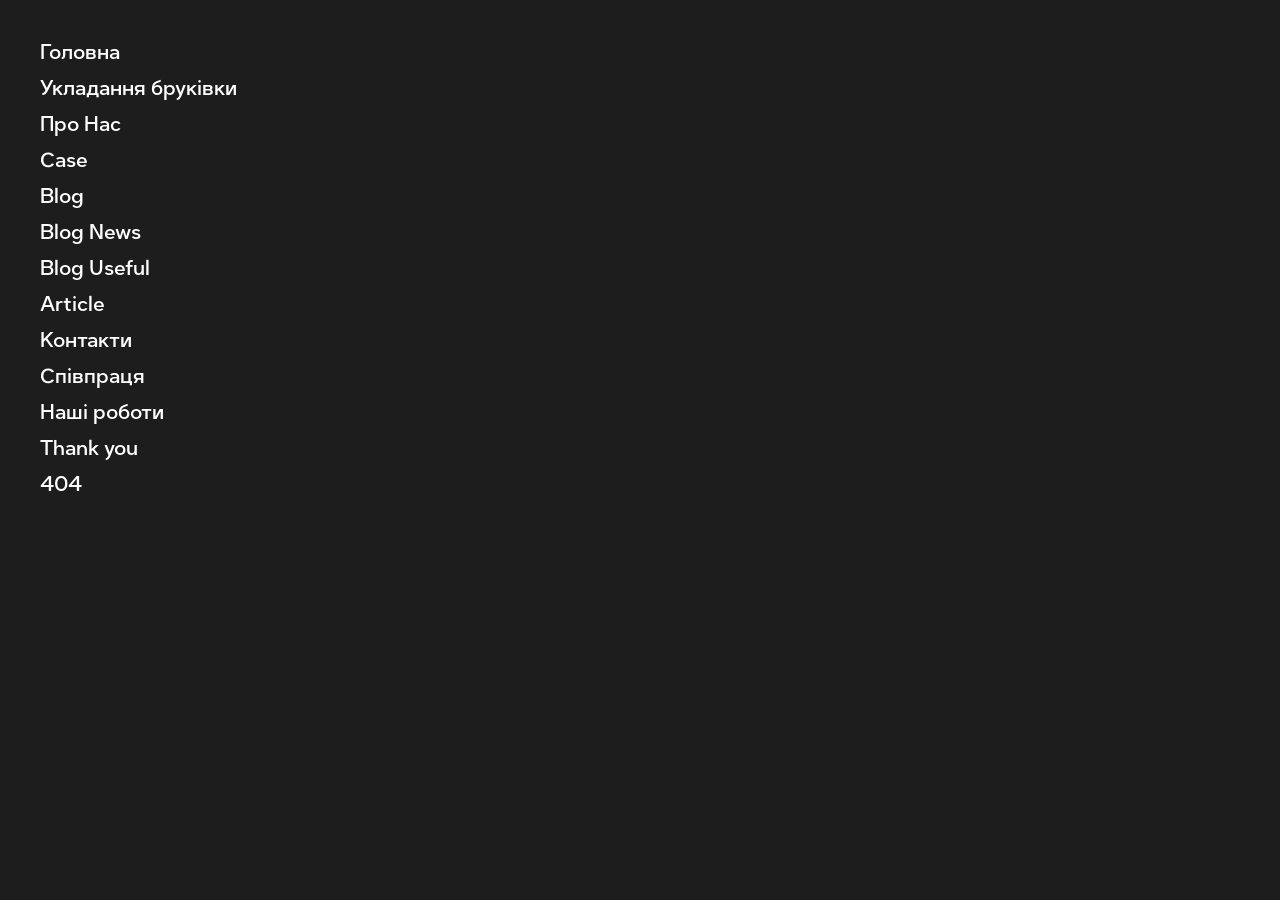
<file: sitemap.html>
<!DOCTYPE html>
<html lang="en">

<head>
    <meta charset="UTF-8">
    <meta http-equiv="X-UA-Compatible" content="IE=edge">
    <meta name="viewport" content="width=device-width, initial-scale=1.0">
    <title>TEMP</title>
    <!-- <link rel="icon" type="image/x-icon" href="favicon.png"> -->


    <link rel="stylesheet" href="css/style.css">
</head>

<body>
  
<div class="sitemap">
    <ul>
        <li><a href="index.html" target="_blank">Головна</a></li>
        <li><a href="service.html" target="_blank">Укладання бруківки </a></li>
        <li><a href="about.html" target="_blank">Про Нас </a></li>
        <li><a href="case.html" target="_blank">Case</a></li>
        <li><a href="blog.html" target="_blank">Blog</a></li>
        <li><a href="blog-news.html" target="_blank">Blog News</a></li>
        <li><a href="blog-useful.html" target="_blank">Blog Useful</a></li>
        <li><a href="article.html" target="_blank">Article</a></li>
        <li><a href="contacts.html" target="_blank">Контакти</a></li>
        <li><a href="collaboration.html" target="_blank">Співпраця</a></li>
        <li><a href="ourworks.html" target="_blank">Наші роботи</a></li>
        <li><a href="thanks.html" target="_blank">Thank you</a></li>
        <li><a href="404.html" target="_blank">404</a></li>
    </ul>
</div>

<style>
    .sitemap {
        padding: 40px;
        min-height: 100vh;
        background: #1D1D1D;
    }

    ul {
        list-style-type: none;
        margin: 0;
        padding: 0;
    }

    li {
        margin-bottom: 10px;
    }

    a {
        text-decoration: none;
        font-size: 20px;
        font-weight: 500;
        color: #fff;
        transition: 0.3s;
    }

    a:hover {
        color: #CA3D01;
    }
</style>

</body>


</html>
</file>
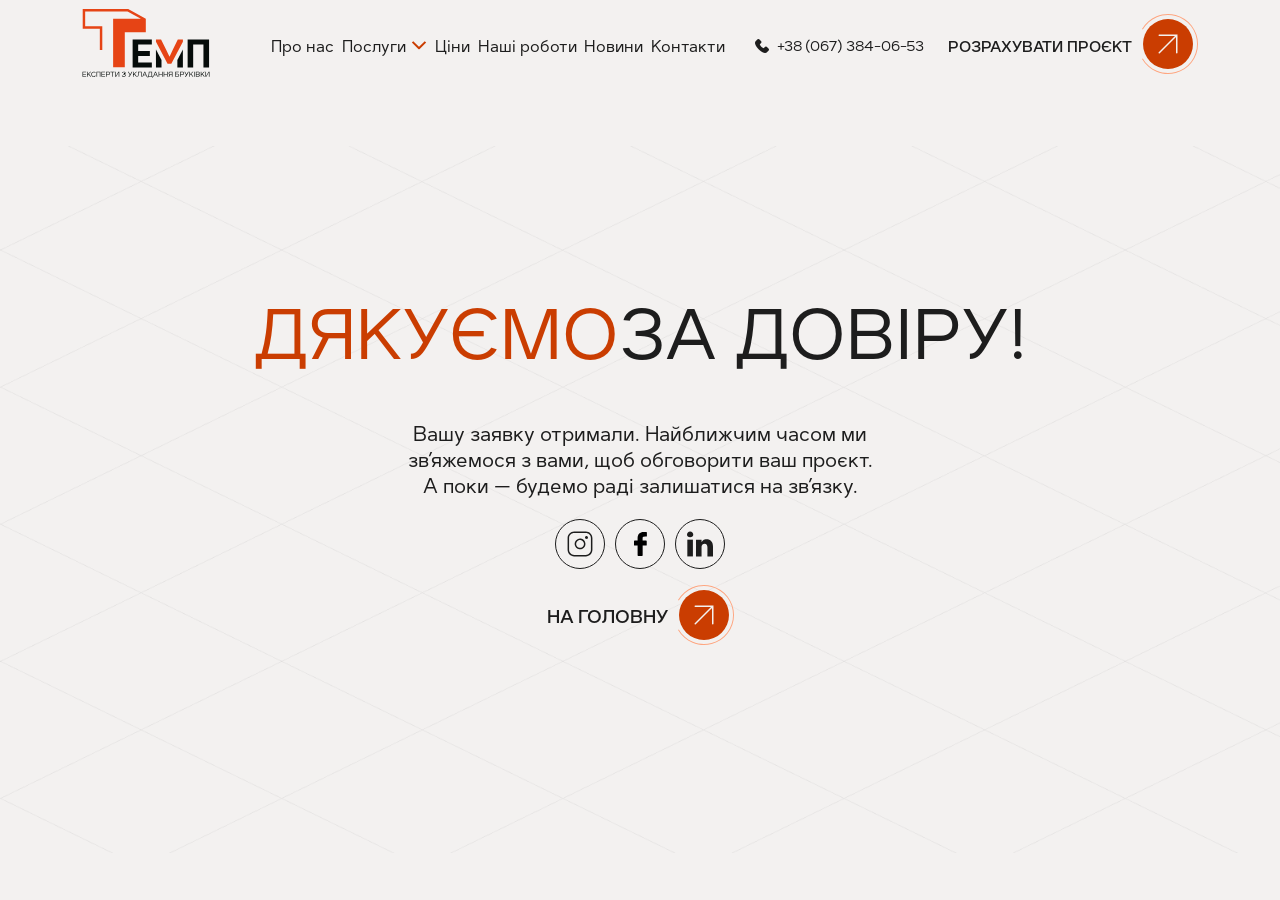
<file: thanks.html>
<!DOCTYPE html>
<html lang="en">

<head>
    <meta charset="UTF-8">
    <meta http-equiv="X-UA-Compatible" content="IE=edge">
    <meta name="viewport" content="width=device-width, initial-scale=1.0">
    <title>Thank you</title>
    <!-- <link rel="icon" type="image/x-icon" href="favicon.png"> -->

    <link rel="stylesheet" href="css/lib/swiper.css">
    <link rel="stylesheet" href="css/lib/bootstrap-grid.min.css">
    <!-- <link rel="stylesheet" href="css/lib/aos.css"> -->
    <link rel="stylesheet" href="css/lib/splitting.css">
    <link rel="stylesheet" href="css/lib/fancybox.css">

    <link rel="stylesheet" href="css/style.css">
</head>

<body>
    <div class="pagewrapper">
        <header class="header">
            <div class="container">
                <div class="row align-items-center">
                    <div class="col-xl-2 col-md-3 col-4">
                        <a href="#" class="header__logo">
                            <img src="img/general/logo.svg" alt="logo">
                        </a>
                    </div>
                    <div class="col-xl-5 navcol">
                        <nav class="site-nav" aria-label="Primary">
                            <ul class="header__menu">
                                <li class="menu-item"><a href="#">Про нас</a></li>
                                <li class="menu-item menu-item-has-children">
                                    <span>
                                        Послуги
                                        <i>
                                            <svg width="18" height="18" viewBox="0 0 18 18" fill="none"
                                                xmlns="http://www.w3.org/2000/svg">
                                                <path d="M14.728 6.54492L9.00071 12.2722L3.27344 6.54492"
                                                    stroke="#CA3D01" stroke-width="2" stroke-linecap="square"
                                                    stroke-linejoin="round" />
                                            </svg>
                                        </i>
                                    </span>
                                    <ul class="sub-menu">
                                        <li class="menu-item"><a href="#">Укладання бруківки</a>
                                        </li>
                                        <li class="menu-item"><a href="#">Механізоване укладання</a></li>
                                        <li class="menu-item"><a href="#">Ручне укладання бруківки</a>
                                        </li>
                                        <li class="menu-item"><a href="#">Проєктування благоустрою</a>
                                        </li>
                                    </ul>
                                </li>
                                <li class="menu-item"><a href="#">Ціни</a></li>
                                <li class="menu-item"><a href="#">Наші роботи</a></li>
                                <li class="menu-item"><a href="#">Новини</a></li>
                                <li class="menu-item"><a href="#">Контакти</a></li>
                            </ul>
                            <a href="#" class="calculate-btn">
                                Розрахувати проєкт
                                <span class="circle-animation">
                                    <svg width="60" height="60" viewBox="0 0 60 60" fill="none"
                                        xmlns="http://www.w3.org/2000/svg">
                                        <path
                                            d="M4 45C7.30315 50.7192 12.4018 55.1891 18.5052 57.7164C24.6087 60.2436 31.3757 60.687 37.7569 58.9778C44.1381 57.2685 49.7768 53.5022 53.7985 48.2628C57.8201 43.0235 60 36.604 60 30C60 23.396 57.8201 16.9765 53.7985 11.7372C49.7768 6.49784 44.1381 2.73148 37.7569 1.02224C31.3757 -0.687012 24.6087 -0.243627 18.5052 2.28362C12.4018 4.81087 7.30315 9.28075 4 15L4.82025 15.4734C8.01915 9.93466 12.9569 5.60586 18.8677 3.15837C24.7785 0.710881 31.332 0.28149 37.5118 1.93679C43.6916 3.5921 49.1523 7.23958 53.0471 12.3135C56.9418 17.3875 59.0529 23.6044 59.0529 30C59.0529 36.3956 56.9418 42.6125 53.0471 47.6865C49.1523 52.7604 43.6916 56.4079 37.5118 58.0632C31.332 59.7185 24.7785 59.2891 18.8677 56.8416C12.9569 54.3941 8.01915 50.0653 4.82025 44.5266L4 45Z"
                                            fill="#FEA680" />
                                        <rect x="5" y="5" width="50" height="50" rx="25" fill="#CA3D01" />
                                    </svg>
                                    <div class="calculate__icons">
                                        <img class="default-ic" src="img/general/arrow-circlebtn.svg" alt="icon">
                                        <img class="hover-ic" src="img/general/arrow-circlebtn.svg" alt="icon">
                                    </div>
                                </span>
                            </a>
                        </nav>
                        <button class="closemenu">
                            <img src="img/general/close.png" alt="close menu">
                        </button>
                    </div>
                    <div class="col-xl-5 col-md-9 col-8">
                        <div class="header__actions">
                            <a href="tel:+380673840653" class="header__tel">
                                <i class="icon-tel-icon"></i>
                                <span>+38 (067) 384-06-53</span>
                            </a>
                            <a href="#" class="calculate-btn">
                                Розрахувати проєкт
                                <span class="circle-animation">
                                    <svg width="60" height="60" viewBox="0 0 60 60" fill="none"
                                        xmlns="http://www.w3.org/2000/svg">
                                        <path
                                            d="M4 45C7.30315 50.7192 12.4018 55.1891 18.5052 57.7164C24.6087 60.2436 31.3757 60.687 37.7569 58.9778C44.1381 57.2685 49.7768 53.5022 53.7985 48.2628C57.8201 43.0235 60 36.604 60 30C60 23.396 57.8201 16.9765 53.7985 11.7372C49.7768 6.49784 44.1381 2.73148 37.7569 1.02224C31.3757 -0.687012 24.6087 -0.243627 18.5052 2.28362C12.4018 4.81087 7.30315 9.28075 4 15L4.82025 15.4734C8.01915 9.93466 12.9569 5.60586 18.8677 3.15837C24.7785 0.710881 31.332 0.28149 37.5118 1.93679C43.6916 3.5921 49.1523 7.23958 53.0471 12.3135C56.9418 17.3875 59.0529 23.6044 59.0529 30C59.0529 36.3956 56.9418 42.6125 53.0471 47.6865C49.1523 52.7604 43.6916 56.4079 37.5118 58.0632C31.332 59.7185 24.7785 59.2891 18.8677 56.8416C12.9569 54.3941 8.01915 50.0653 4.82025 44.5266L4 45Z"
                                            fill="#FEA680" />
                                        <rect x="5" y="5" width="50" height="50" rx="25" fill="#CA3D01" />
                                    </svg>
                                    <div class="calculate__icons">
                                        <img class="default-ic" src="img/general/arrow-circlebtn.svg" alt="icon">
                                        <img class="hover-ic" src="img/general/arrow-circlebtn.svg" alt="icon">
                                    </div>
                                </span>
                            </a>
                        </div>
                    </div>
                </div>

                <button type="button" class="mebubtn" aria-label="Відкрити меню" aria-expanded="false"
                    aria-controls="site-nav">
                    <img src="img/general/menu.png" alt="menu">
                </button>
            </div>
            <div class="menu-overlay" aria-hidden="true"></div>
        </header>

        <main class="main">
            <div class="thanks">
                <div class="container">
                    <div class="thanks__content">
                        <h1 class="hero__title reveal-title" data-splitting>
                            <span class="orange-text">ДЯКУЄМО</span>за ДОВІРУ!
                        </h1>
                        <div class="description">
                            <p>
                                Вашу заявку отримали. Найближчим часом ми<br>
                                зв’яжемося з вами, щоб обговорити ваш проєкт.<br>
                                А поки — будемо раді залишатися на зв’язку.
                            </p>
                        </div>
                        <ul>
                            <li>
                                <a href="#" target="_blank" rel="noopener noreferrer"
                                    aria-label="Поділитись в Instagram">
                                    <svg width="50" height="50" viewBox="0 0 50 50" fill="none"
                                        xmlns="http://www.w3.org/2000/svg" aria-hidden="true" focusable="false">
                                        <circle cx="25" cy="25" r="24.5" fill="#F3F1F0" stroke="#1D1D1D"></circle>
                                        <path
                                            d="M35.917 19.1689C35.9168 16.3616 33.6413 14.0859 30.834 14.0859H19.167C16.3598 14.0861 14.0842 16.3618 14.084 19.1689V30.8359C14.084 33.6433 16.3597 35.9188 19.167 35.9189H30.834C33.6414 35.9189 35.917 33.6434 35.917 30.8359V19.1689ZM37.417 30.8359C37.417 34.4718 34.4699 37.4189 30.834 37.4189H19.167C15.5313 37.4188 12.584 34.4717 12.584 30.8359V19.1689C12.5842 15.5333 15.5314 12.5861 19.167 12.5859H30.834C34.4697 12.5859 37.4168 15.5332 37.417 19.1689V30.8359Z"
                                            fill="#1D1D1D"></path>
                                        <path
                                            d="M22.5551 20.1397C23.5663 19.615 24.7173 19.4228 25.8441 19.5898C26.9937 19.7603 28.0585 20.2964 28.8803 21.1182C29.7018 21.9399 30.2372 23.0039 30.4076 24.1533C30.5747 25.2802 30.3825 26.4312 29.8578 27.4424C29.3331 28.4537 28.5024 29.2739 27.4848 29.7861C26.4671 30.2983 25.3136 30.4769 24.1889 30.2959C23.0643 30.1149 22.0256 29.5837 21.2201 28.7783C20.4145 27.9727 19.8826 26.9334 19.7016 25.8086C19.5206 24.6838 19.6991 23.5304 20.2113 22.5127C20.7236 21.495 21.5438 20.6644 22.5551 20.1397ZM25.6244 21.0732C24.8095 20.9524 23.9767 21.0923 23.2455 21.4717C22.5145 21.8511 21.9215 22.4518 21.5512 23.1875C21.181 23.9233 21.0522 24.7571 21.183 25.5703C21.3139 26.3836 21.6982 27.1353 22.2807 27.7178C22.863 28.3 23.6141 28.6835 24.4271 28.8145C25.2405 28.9453 26.0751 28.8167 26.8109 28.4463C27.5467 28.0759 28.1474 27.4831 28.5268 26.752C28.9062 26.0207 29.0451 25.1879 28.9242 24.3731C28.8009 23.5421 28.4137 22.7728 27.8197 22.1787C27.2255 21.5845 26.4557 21.1965 25.6244 21.0732Z"
                                            fill="#1D1D1D"></path>
                                        <path
                                            d="M32.9838 18.28C33.0301 18.5921 32.9767 18.9108 32.8314 19.1909C32.6861 19.4709 32.4562 19.698 32.1744 19.8399C31.8926 19.9817 31.5732 20.0311 31.2617 19.9809C30.9502 19.9308 30.6624 19.7838 30.4393 19.5607C30.2162 19.3376 30.0692 19.0498 30.0191 18.7383C29.9689 18.4268 30.0183 18.1074 30.1601 17.8256C30.302 17.5438 30.5291 17.3139 30.8091 17.1686C31.0892 17.0233 31.4079 16.9699 31.72 17.0162C32.0384 17.0634 32.3331 17.2118 32.5607 17.4393C32.7882 17.6669 32.9366 17.9616 32.9838 18.28Z"
                                            fill="#1D1D1D"></path>
                                    </svg>
                                </a>
                            </li>
                            <li>
                                <a href="#" target="_blank" rel="noopener noreferrer"
                                    aria-label="Поділитись у Facebook">
                                    <svg width="50" height="50" viewBox="0 0 50 50" fill="none"
                                        xmlns="http://www.w3.org/2000/svg" aria-hidden="true" focusable="false">
                                        <circle cx="25" cy="25" r="24.5" fill="#F3F1F0" stroke="#1D1D1D"></circle>
                                        <path
                                            d="M22.5921 26.5395H19.6263C19.1474 26.5395 19 26.3553 19 25.9132C19 24.7158 19 23.4816 19 22.2842C19 21.8053 19.1842 21.6211 19.6263 21.6211H22.5921V18.9868C22.5553 17.8263 22.8316 16.6474 23.4026 15.5974C24.0105 14.5474 24.9684 13.7737 26.0737 13.3868C26.8289 13.1105 27.5658 13 28.3579 13H31.2868C31.7105 13 31.8947 13.1842 31.8947 13.6079V17.0158C31.8947 17.4395 31.7105 17.6237 31.2868 17.6237C30.4763 17.6237 29.6658 17.6237 28.8553 17.6605C28.0447 17.6974 27.6211 18.0474 27.6211 18.8947C27.5842 19.7974 27.6211 20.6632 27.6211 21.5842H31.0658C31.5447 21.5842 31.7289 21.7684 31.7289 22.2474V25.8763C31.7289 26.3553 31.5816 26.5395 31.0658 26.5395H27.6579V36.2842C27.6579 36.8 27.4737 36.9658 26.9763 36.9658H23.2368C22.7947 36.9658 22.6105 36.7816 22.6105 36.3395L22.5921 26.5395Z"
                                            fill="black"></path>
                                    </svg>
                                </a>
                            </li>
                            <li>
                                <a href="#" target="_blank" rel="noopener noreferrer"
                                    aria-label="Поділитись у LinkedIn">
                                    <svg width="50" height="50" viewBox="0 0 50 50" fill="none"
                                        xmlns="http://www.w3.org/2000/svg" aria-hidden="true" focusable="false">
                                        <circle cx="25" cy="25" r="24.5" fill="#F3F1F0" stroke="#1D1D1D"></circle>
                                        <path d="M17.9082 20.6562H12.3223V37.4308H17.9082V20.6562Z" fill="#1D1D1D">
                                        </path>
                                        <path
                                            d="M36.2399 22.187C35.0665 20.9062 33.5146 20.2656 31.585 20.2656C30.8741 20.2656 30.2279 20.3531 29.6466 20.5281C29.0655 20.703 28.5747 20.9484 28.174 21.2644C27.7735 21.5804 27.4545 21.8738 27.2177 22.1445C26.9926 22.4016 26.7724 22.7011 26.5575 23.04V20.6547H20.9883L21.0054 21.4673C21.0168 22.0091 21.0224 23.6791 21.0224 26.4776C21.0224 29.2763 21.0112 32.9268 20.9885 37.4295H26.5575V28.0686C26.5575 27.4932 26.6192 27.0363 26.7436 26.6975C26.9808 26.1217 27.3387 25.6396 27.8186 25.2504C28.2984 24.8608 28.8935 24.6661 29.6046 24.6661C30.5748 24.6661 31.2888 25.0018 31.7459 25.6733C32.2029 26.3446 32.4314 27.2729 32.4314 28.4578V37.4289H38.0004V27.815C38 25.3434 37.4136 23.4675 36.2399 22.187Z"
                                            fill="#1D1D1D"></path>
                                        <path
                                            d="M15.1484 12.5781C14.2119 12.5781 13.453 12.852 12.8717 13.3991C12.2905 13.9464 12 14.6374 12 15.4726C12 16.2962 12.2821 16.9848 12.8463 17.5376C13.4104 18.0905 14.1553 18.367 15.0806 18.367H15.1145C16.0625 18.367 16.8271 18.0907 17.4082 17.5376C17.9893 16.9848 18.2742 16.2965 18.263 15.4726C18.2517 14.6374 17.9637 13.9464 17.3997 13.3991C16.8357 12.8517 16.085 12.5781 15.1484 12.5781Z"
                                            fill="#1D1D1D"></path>
                                    </svg>
                                </a>
                            </li>
                        </ul>
                        <a href="#" class="contact-link">
                            на головну
                            <span class="circle-animation">
                                <svg width="60" height="60" viewBox="0 0 60 60" fill="none" xmlns="http://www.w3.org/2000/svg">
                                    <path d="M4 45C7.30315 50.7192 12.4018 55.1891 18.5052 57.7164C24.6087 60.2436 31.3757 60.687 37.7569 58.9778C44.1381 57.2685 49.7768 53.5022 53.7985 48.2628C57.8201 43.0235 60 36.604 60 30C60 23.396 57.8201 16.9765 53.7985 11.7372C49.7768 6.49784 44.1381 2.73148 37.7569 1.02224C31.3757 -0.687012 24.6087 -0.243627 18.5052 2.28362C12.4018 4.81087 7.30315 9.28075 4 15L4.82025 15.4734C8.01915 9.93466 12.9569 5.60586 18.8677 3.15837C24.7785 0.710881 31.332 0.28149 37.5118 1.93679C43.6916 3.5921 49.1523 7.23958 53.0471 12.3135C56.9418 17.3875 59.0529 23.6044 59.0529 30C59.0529 36.3956 56.9418 42.6125 53.0471 47.6865C49.1523 52.7604 43.6916 56.4079 37.5118 58.0632C31.332 59.7185 24.7785 59.2891 18.8677 56.8416C12.9569 54.3941 8.01915 50.0653 4.82025 44.5266L4 45Z" fill="#FEA680"></path>
                                    <rect x="5" y="5" width="50" height="50" rx="25" fill="#CA3D01"></rect>
                                </svg>
                                <div class="calculate__icons">
                                    <img class="default-ic" src="img/general/arrow-circlebtn.svg" alt="icon">
                                    <img class="hover-ic" src="img/general/arrow-circlebtn.svg" alt="icon">
                                </div>
                            </span>
                        </a>
                    </div>

                </div>
            </div>

        </main>
    </div>


    <script src="js/lib/jquery.js"></script>
    <script src="js/lib/swiper.js"></script>
    <!-- <script src="js/lib/aos.js"></script> -->
    <!-- плавний скрол + відслідковування скролу -->
    <script src="js/lib/lenis.js"></script>
    <!-- розділення тексту на елементи для анімації -->
    <script src="js/lib/splitting.js"></script>
    <!-- анімація -->
    <script src="js/lib/gsap.min.js"></script>
    <script src="js/lib/ScrollTrigger.min.js"></script>

    <script src="js/lib/fancybox.js"></script>
    <script src="js/lib/jquery.inputmask.min.js"></script>
    <script src="js/main.js"></script>

</body>


</html>
</file>
<file: css/lib/splitting.css>
/* Recommended styles for Splitting */
.splitting .word,
.splitting .char {
  display: inline-block;
}

/* Psuedo-element chars */
.splitting .char {
  position: relative;
}

/**
 * Populate the psuedo elements with the character to allow for expanded effects
 * Set to `display: none` by default; just add `display: block` when you want
 * to use the psuedo elements
 */
.splitting .char::before,
.splitting .char::after {
  content: attr(data-char);
  position: absolute;
  top: 0;
  left: 0;
  visibility: hidden;
  transition: inherit;
  user-select: none;
}

/* Expanded CSS Variables */

.splitting {
  /* The center word index */
  --word-center: calc((var(--word-total) - 1) / 2);

  /* The center character index */
  --char-center: calc((var(--char-total) - 1) / 2);

  /* The center character index */
  --line-center: calc((var(--line-total) - 1) / 2);
}

.splitting .word {
  /* Pecent (0-1) of the word's position */
  --word-percent: calc(var(--word-index) / var(--word-total));

  /* Pecent (0-1) of the line's position */
  --line-percent: calc(var(--line-index) / var(--line-total));
}

.splitting .char {
  /* Percent (0-1) of the char's position */
  --char-percent: calc(var(--char-index) / var(--char-total));

  /* Offset from center, positive & negative */
  --char-offset: calc(var(--char-index) - var(--char-center));

  /* Absolute distance from center, only positive */
  --distance: calc(
     (var(--char-offset) * var(--char-offset)) / var(--char-center)
  );

  /* Distance from center where -1 is the far left, 0 is center, 1 is far right */
  --distance-sine: calc(var(--char-offset) / var(--char-center));

  /* Distance from center where 1 is far left/far right, 0 is center */
  --distance-percent: calc((var(--distance) / var(--char-center)));
}
</file>
<file: css/style.css>
@charset "UTF-8";@font-face{font-family:"DexaPro";src:url("../fonts/DexaPro-200-ExtraLight.otf") format("opentype");font-weight:200;font-style:normal;font-display:swap}@font-face{font-family:"DexaPro";src:url("../fonts/DexaPro-300-Light.otf") format("opentype");font-weight:300;font-style:normal;font-display:swap}@font-face{font-family:"DexaPro";src:url("../fonts/DexaPro-400-Regular.otf") format("opentype");font-weight:400;font-style:normal;font-display:swap}@font-face{font-family:"DexaPro";src:url("../fonts/DexaPro-500-Medium.otf") format("opentype");font-weight:500;font-style:normal;font-display:swap}@font-face{font-family:"DexaPro";src:url("../fonts/DexaPro-600-SemiBold.otf") format("opentype");font-weight:600;font-style:normal;font-display:swap}@font-face{font-family:"DexaPro";src:url("../fonts/DexaPro-700-Bold.otf") format("opentype");font-weight:700;font-style:normal;font-display:swap}@font-face{font-family:"DexaPro";src:url("../fonts/DexaPro-800-ExtraBold.otf") format("opentype");font-weight:800;font-style:normal;font-display:swap}@font-face{font-family:"DexaPro";src:url("../fonts/DexaPro-900-Black.otf") format("opentype");font-weight:900;font-style:normal;font-display:swap}@font-face{font-family:"icomoon";src:url("../fonts/icomoon.eot?jwvwkx");src:url("../fonts/icomoon.eot?jwvwkx#iefix") format("embedded-opentype"),url("../fonts/icomoon.ttf?jwvwkx") format("truetype"),url("../fonts/icomoon.woff?jwvwkx") format("woff"),url("../fonts/icomoon.svg?jwvwkx#icomoon") format("svg");font-weight:normal;font-style:normal;font-display:block}[class*=" icon-"],[class^=icon-]{font-family:"icomoon"!important;speak:never;font-style:normal;font-weight:normal;font-variant:normal;text-transform:none;line-height:1;-webkit-font-smoothing:antialiased;-moz-osx-font-smoothing:grayscale}.icon-footer-loc:before{content:"\e901"}.icon-footer-email:before{content:"\e903"}.icon-tel-icon:before{content:"\e900"}body,html{height:100%}*{-webkit-box-sizing:border-box;box-sizing:border-box}.visually-hidden{position:absolute;width:1px;height:1px;padding:0;margin:-1px;overflow:hidden;clip:rect(0,0,0,0);white-space:nowrap;border:0}.main{-webkit-box-flex:1;-ms-flex:1 1 auto;flex:1 1 auto;padding-top:100px}.main>*{background-color:#F3F1F0;z-index:2;position:relative}.pagewrapper{min-height:100%;display:-webkit-box;display:-ms-flexbox;display:flex;-webkit-box-orient:vertical;-webkit-box-direction:normal;-ms-flex-direction:column;flex-direction:column}body{margin:0;padding:0;position:relative;font-family:"DexaPro",sans-serif;background:#F3F1F0;line-height:150%;color:#1D1D1D}body.hidden{overflow:hidden}@media (min-width:1500px){.container{max-width:1444px}}.row:not(.g-0){margin-left:-10px;margin-right:-10px}.row:not(.g-0)>*{padding-left:10px;padding-right:10px}input{outline:none}img{max-width:100%}h1,h2,h3,h4,h5,h6,p{margin:0}h2{color:#1D1D1D;text-transform:uppercase;font-size:50px;font-weight:400;line-height:120%;margin-bottom:60px}h2.white{color:#F3F1F0}h3{color:#4A4A4A;text-transform:uppercase;font-size:50px;font-weight:400;line-height:120%;margin-bottom:20px}h3.white{color:#F3F1F0}.dark-bg{background-color:#1D1D1D}.grey-bg{background:#D3D3D3}.white-bg{background:#fff}.orange-text{color:#CA3D01}section{padding:130px 0}.p0{padding:0}.text-center{text-align:center}.text-end{text-align:right}.posrel{position:relative}.circle-animation{position:absolute;right:0;top:50%;-webkit-transform:translateY(-50%);transform:translateY(-50%);width:60px;height:60px;display:-webkit-box;display:-ms-flexbox;display:flex;-webkit-box-align:center;-ms-flex-align:center;align-items:center;-webkit-box-pack:center;-ms-flex-pack:center;justify-content:center;margin-top:-3px}.circle-animation svg{width:100%;-webkit-transition:0.5s;transition:0.5s}.circle-animation svg path,.circle-animation svg rect{-webkit-transition:0.3s;transition:0.3s}.circle-animation .calculate__icons{display:-webkit-box;display:-ms-flexbox;display:flex;width:28px;height:28px;overflow:hidden;position:absolute;-webkit-box-orient:vertical;-webkit-box-direction:normal;-ms-flex-direction:column;flex-direction:column;color:inherit;overflow:hidden}.circle-animation .default-ic{-webkit-transition:opacity 0.3s,-webkit-transform 0.3s;transition:opacity 0.3s,-webkit-transform 0.3s;transition:transform 0.3s,opacity 0.3s;transition:transform 0.3s,opacity 0.3s,-webkit-transform 0.3s;opacity:1;-webkit-transform:translate(0,0);transform:translate(0,0)}.circle-animation .hover-ic{-webkit-transition:opacity 0.3s,-webkit-transform 0.3s;transition:opacity 0.3s,-webkit-transform 0.3s;transition:transform 0.3s,opacity 0.3s;transition:transform 0.3s,opacity 0.3s,-webkit-transform 0.3s;opacity:0;-webkit-transform:translate(-100%,0);transform:translate(-100%,0)}a:hover .circle-animation .default-ic,button:hover .circle-animation .default-ic{opacity:0;-webkit-transform:translate(100%,-100%);transform:translate(100%,-100%);-webkit-transition:opacity 0.3s,-webkit-transform 0.3s;transition:opacity 0.3s,-webkit-transform 0.3s;transition:transform 0.3s,opacity 0.3s;transition:transform 0.3s,opacity 0.3s,-webkit-transform 0.3s}a:hover .circle-animation .hover-ic,button:hover .circle-animation .hover-ic{opacity:1;-webkit-transform:translate(0,-100%);transform:translate(0,-100%);-webkit-transition:opacity 0.3s ease 0.2s,-webkit-transform 0.3s ease 0.2s;transition:opacity 0.3s ease 0.2s,-webkit-transform 0.3s ease 0.2s;transition:transform 0.3s ease 0.2s,opacity 0.3s ease 0.2s;transition:transform 0.3s ease 0.2s,opacity 0.3s ease 0.2s,-webkit-transform 0.3s ease 0.2s}a:hover .circle-animation svg,button:hover .circle-animation svg{-webkit-transform:rotate(-360deg);transform:rotate(-360deg)}a:hover .circle-animation svg path,a:hover .circle-animation svg rect,button:hover .circle-animation svg path,button:hover .circle-animation svg rect{fill:#B03501}a.white:hover .circle-animation svg,button.white:hover .circle-animation svg{-webkit-transform:rotate(-360deg);transform:rotate(-360deg)}a.white:hover .circle-animation svg path,button.white:hover .circle-animation svg path{fill:#fff}.linkarr-anim{display:-webkit-box;display:-ms-flexbox;display:flex;width:28px;height:28px;overflow:hidden;position:absolute;-webkit-box-orient:vertical;-webkit-box-direction:normal;-ms-flex-direction:column;flex-direction:column;color:inherit;overflow:hidden;padding:0;border:none;outline:none;background:transparent;cursor:pointer;position:absolute;right:0;top:50%;-webkit-transform:translateY(-50%);transform:translateY(-50%)}.linkarr-anim svg{width:100%;-webkit-transition:0.5s;transition:0.5s}.linkarr-anim svg path,.linkarr-anim svg rect{-webkit-transition:0.3s;transition:0.3s}.linkarr-anim .default-ic{-webkit-transition:opacity 0.3s,-webkit-transform 0.3s;transition:opacity 0.3s,-webkit-transform 0.3s;transition:transform 0.3s,opacity 0.3s;transition:transform 0.3s,opacity 0.3s,-webkit-transform 0.3s;opacity:1;-webkit-transform:translate(0,0);transform:translate(0,0)}.linkarr-anim .hover-ic{-webkit-transition:opacity 0.3s,-webkit-transform 0.3s;transition:opacity 0.3s,-webkit-transform 0.3s;transition:transform 0.3s,opacity 0.3s;transition:transform 0.3s,opacity 0.3s,-webkit-transform 0.3s;opacity:0;-webkit-transform:translate(-100%,0);transform:translate(-100%,0)}a:hover .default-ic{opacity:0;-webkit-transform:translate(100%,-100%);transform:translate(100%,-100%);-webkit-transition:opacity 0.3s,-webkit-transform 0.3s;transition:opacity 0.3s,-webkit-transform 0.3s;transition:transform 0.3s,opacity 0.3s;transition:transform 0.3s,opacity 0.3s,-webkit-transform 0.3s}a:hover .hover-ic{opacity:1;-webkit-transform:translate(0,-100%);transform:translate(0,-100%);-webkit-transition:opacity 0.3s ease 0.2s,-webkit-transform 0.3s ease 0.2s;transition:opacity 0.3s ease 0.2s,-webkit-transform 0.3s ease 0.2s;transition:transform 0.3s ease 0.2s,opacity 0.3s ease 0.2s;transition:transform 0.3s ease 0.2s,opacity 0.3s ease 0.2s,-webkit-transform 0.3s ease 0.2s}a:hover .default-ic svg,a:hover .hover-ic svg{-webkit-transform:rotate(-360deg);transform:rotate(-360deg)}a:hover .default-ic svg path,a:hover .default-ic svg rect,a:hover .hover-ic svg path,a:hover .hover-ic svg rect{fill:#B03501}.showmorebtn{color:#1D1D1D;font-size:18px;font-weight:500;line-height:120%;position:relative;text-decoration:none;padding-right:66px;text-transform:uppercase}.showmorebtn .btnicon{position:absolute;left:50%;top:50%;-webkit-transform:translate(-50%,-50%);transform:translate(-50%,-50%)}.showmorebtn .btnstatus{display:inline-block;width:28px;height:28px;left:50%;top:50%;-webkit-transform:translate(-50%,-50%);transform:translate(-50%,-50%);position:absolute}.showmorebtn .btnstatus:after,.showmorebtn .btnstatus:before{content:"";display:inline-block;width:22px;height:2px;background:#CA3D01;position:absolute;border-radius:10px;-webkit-transition:0.5s;transition:0.5s}.showmorebtn .btnstatus:after{top:50%;left:50%;-webkit-transform:translate(-50%,-50%);transform:translate(-50%,-50%)}.showmorebtn .btnstatus:before{top:50%;left:50%;-webkit-transform:translate(-50%,-50%) rotate(90deg);transform:translate(-50%,-50%) rotate(90deg)}.showmorebtn.active .btnstatus:after,.showmorebtn.active .btnstatus:before{background:#CA3D01}.showmorebtn.active .btnstatus:before{-webkit-transform:translate(-50%,-50%) rotate(0);transform:translate(-50%,-50%) rotate(0)}.showmorebtn.active .num{color:#CA3D01}.plusbtn{position:relative;width:60px;height:60px;display:inline-block;background:none;padding:0;border:none;cursor:pointer}.plusbtn .btnstatus{display:inline-block;width:28px;height:28px;left:50%;top:50%;-webkit-transform:translate(-50%,-50%);transform:translate(-50%,-50%);position:absolute}.plusbtn .btnstatus:after,.plusbtn .btnstatus:before{content:"";display:inline-block;width:22px;height:2px;background:#CA3D01;position:absolute;border-radius:10px;-webkit-transition:0.5s;transition:0.5s}.plusbtn .btnstatus:after{top:50%;left:50%;-webkit-transform:translate(-50%,-50%);transform:translate(-50%,-50%)}.plusbtn .btnstatus:before{top:50%;left:50%;-webkit-transform:translate(-50%,-50%) rotate(90deg);transform:translate(-50%,-50%) rotate(90deg)}.plusbtn.active .btnstatus:after,.plusbtn.active .btnstatus:before{background:#CA3D01}.plusbtn.active .btnstatus:before{-webkit-transform:translate(-50%,-50%) rotate(0);transform:translate(-50%,-50%) rotate(0)}.plusbtn.active .num{color:#CA3D01}.breadcrumbs{padding:10px 0 0 0}.breadcrumbs ul{list-style-type:none;margin:0;padding:0}.breadcrumbs ul li{font-size:16px;line-height:125%;color:#CA3D01;display:inline-block;vertical-align:middle;margin-right:18px;position:relative}.breadcrumbs ul li:after{content:"/";font-size:16px;line-height:125%;color:#AAAAAA;position:absolute;right:-15px;top:50%;-webkit-transform:translateY(-50%);transform:translateY(-50%)}.breadcrumbs ul li:last-child{margin-right:0}.breadcrumbs ul li:last-child:after{display:none}.breadcrumbs ul li a{color:#4A4A4A;text-decoration:none;-webkit-transition:0.3s;transition:0.3s}.breadcrumbs ul li a:hover{color:#CA3D01}@media (max-width:1499.8px){h2{font-size:42px;margin-bottom:30px}h3{font-size:36px}}@media (max-width:1399.8px){h2{font-size:36px}h3{font-size:32px}section{padding:100px 0}}@media (max-width:1199.8px){h2{font-size:32px}}@media (max-width:991.8px){h2{font-size:36px}.text-md-center{text-align:center}.text-md-start{text-align:left}}@media (max-width:767.8px){h2{font-size:32px}h2 br{display:none}section{padding:70px 0}}@media (max-width:575.8px){h2{font-size:28px}.circle-animation{width:40px;height:40px}.circle-animation svg{width:40px;height:40px}.circle-animation .calculate__icons{width:18px;height:18px}.breadcrumbs{padding-top:0}}.word{display:inline-block;overflow:hidden;vertical-align:bottom}.reveal-title{overflow:hidden}.reveal-title.in-view .char{-webkit-transform:translateY(0);transform:translateY(0)}.reveal-title .char{display:inline-block;-webkit-transform:translateY(100%);transform:translateY(100%);-webkit-transition:-webkit-transform 3s cubic-bezier(0.16,1,0.3,1);transition:-webkit-transform 3s cubic-bezier(0.16,1,0.3,1);transition:transform 3s cubic-bezier(0.16,1,0.3,1);transition:transform 3s cubic-bezier(0.16,1,0.3,1),-webkit-transform 3s cubic-bezier(0.16,1,0.3,1)}.reveal-up{-webkit-transition:opacity 0.7s ease,-webkit-transform 0.7s ease;transition:opacity 0.7s ease,-webkit-transform 0.7s ease;transition:opacity 0.7s ease,transform 0.7s ease;transition:opacity 0.7s ease,transform 0.7s ease,-webkit-transform 0.7s ease}.reveal-up.is-reveal-ready{opacity:0;-webkit-transform:translateY(28px);transform:translateY(28px)}.reveal-up.is-inview{opacity:1;-webkit-transform:translateY(0);transform:translateY(0)}.has-animation{position:relative}.has-animation img,.has-animation p,.has-animation video{opacity:0}.has-animation.animate-in img,.has-animation.animate-in p,.has-animation.animate-in video{-webkit-animation:textHidden 0.1s 1.1s forwards;animation:textHidden 0.1s 1.1s forwards}.has-animation.animate-in:after,.has-animation.animate-in:before{content:"";position:absolute;left:0;width:100%;z-index:10}.has-animation.animate-in:before{background-color:#1d1d1d}.has-animation.animate-in:after{background-color:#FC4C01;-webkit-animation-delay:0.5s;animation-delay:0.5s}.has-animation.animation-btt.animate-in:after,.has-animation.animation-btt.animate-in:before{bottom:0}.has-animation.animation-btt.animate-in:before{-webkit-animation:revealBTU 1.8s ease;animation:revealBTU 1.8s ease}.has-animation.animation-btt.animate-in:after{-webkit-animation:revealBTU 1s 0.6s ease;animation:revealBTU 1s 0.6s ease}.has-animation.animation-ttb.animate-in:after,.has-animation.animation-ttb.animate-in:before{top:0}.has-animation.animation-ttb.animate-in:before{-webkit-animation:revealTTB 1.8s ease;animation:revealTTB 1.8s ease}.has-animation.animation-ttb.animate-in:after{-webkit-animation:revealTTB 1s 0.6s ease;animation:revealTTB 1s 0.6s ease}@-webkit-keyframes revealBTU{0%{height:0;bottom:0}65%{height:100%;bottom:0}to{height:0;bottom:100%}}@keyframes revealBTU{0%{height:0;bottom:0}65%{height:100%;bottom:0}to{height:0;bottom:100%}}@-webkit-keyframes revealTTB{0%{height:0;top:0}65%{height:100%;top:0}to{height:0;top:100%}}@keyframes revealTTB{0%{height:0;top:0}65%{height:100%;top:0}to{height:0;top:100%}}@-webkit-keyframes textHidden{0%{opacity:0}to{opacity:1}}@keyframes textHidden{0%{opacity:0}to{opacity:1}}.hero{padding:40px 0 0 0;background:url("../img/main/hero-bg.png") no-repeat center/100% auto}.hero__wrapper{position:relative;padding-bottom:70px}.hero__title{margin:0;font-size:100px;line-height:115%;text-transform:uppercase;font-weight:400}.hero__title .hero__lgspace,.hero__title .hero__redtext,.hero__title .hero__smspace{display:block}.hero__redtext{color:#CA3D01}.hero__redtext .black-color{color:#1d1d1d}.hero__smspace{padding-left:25%}.hero__lgspace{padding-left:50%}.hero__thumbpic{width:340px;height:206px;position:absolute;right:0;top:-5px;border-radius:20px;overflow:hidden}.hero__thumbpic img,.hero__thumbpic video{width:100%;height:100%;-o-object-fit:cover;object-fit:cover;-o-object-position:50% 50%;object-position:50% 50%;vertical-align:top}.contact-link{position:relative;text-decoration:none;text-transform:uppercase;color:#1D1D1D;font-size:18px;font-weight:500;line-height:120%;-webkit-transition:0.3s;transition:0.3s;display:inline-block;padding:0 66px 0 0;border:none;background:transparent;cursor:pointer}.contact-link:hover{color:#B03501}.contact-link.white{color:#F3F1F0}.hero__info{display:-webkit-box;display:-ms-flexbox;display:flex;-webkit-box-align:center;-ms-flex-align:center;align-items:center;-webkit-box-pack:justify;-ms-flex-pack:justify;justify-content:space-between;max-width:600px;margin-top:-80px}.hero__info p{max-width:240px;margin:0;text-transform:uppercase;color:#4A4A4A;font-weight:500}.hero__info p a{color:#CA3D01}.hero__info p a{text-decoration:none;-webkit-transition:0.3s;transition:0.3s}.hero__info p a:hover{color:#B03501}.hero__mainpic{position:relative;overflow:hidden;height:420px}.hero__mainpic img,.hero__mainpic video{width:100%;height:100%;-o-object-fit:cover;object-fit:cover;-o-object-position:50% 50%;object-position:50% 50%}.benefits .col-md-6{border-bottom:1px solid #D3D3D3}.benefits .col-md-6:nth-child(2n) .benefits__item{padding-right:calc((100vw - 1420px) / 2)}.benefits .col-md-6:nth-child(odd) .benefits__item{padding-left:calc((100vw - 1420px) / 2);border-right:1px solid #D3D3D3}.benefits .col-md-6:nth-last-child(-n+2){border-bottom:none}.benefits__item{text-align:center;min-height:244px;height:100%;display:-webkit-box;display:-ms-flexbox;display:flex;-webkit-box-align:center;-ms-flex-align:center;align-items:center;-webkit-box-pack:center;-ms-flex-pack:center;justify-content:center;padding:40px 80px}.benefits__item p{font-size:30px;line-height:130%;font-weight:500;text-transform:uppercase}.clients{background:#4A4A4A;position:relative;overflow:hidden;padding-bottom:250px}.clients__leftcol{width:100%;max-width:36%;-webkit-box-flex:0;-ms-flex:0 0 36%;flex:0 0 36%;position:relative}.clients__leftcol:after{content:"";display:block;position:absolute;left:0;top:431px;background:#1D1D1D;height:calc(100% - 430px + 249px);width:100%;border-radius:8px 8px 8px 0}.clients__rightcol{width:100%;max-width:64%;-webkit-box-flex:0;-ms-flex:0 0 64%;flex:0 0 64%;padding-left:1px;padding-right:calc((100vw - 1420px) / 2);position:relative}.clients__rightcol:after,.clients__rightcol:before{content:"";display:block;position:absolute;right:-1px;background:#1D1D1D;height:calc(50% + 124px);width:calc((100vw - 1421px) / 2);border-radius:8px 0 0 8px}.clients__rightcol:after{top:0}.clients__rightcol:before{top:calc(50% + 126px)}a.gridbox:after,a.gridbox:before{content:"";position:absolute;top:0;width:50%;height:100%;background:#CA3D01;-webkit-transition:-webkit-transform 0.5s ease;transition:-webkit-transform 0.5s ease;transition:transform 0.5s ease;transition:transform 0.5s ease,-webkit-transform 0.5s ease;z-index:0}a.gridbox:before{left:0;-webkit-transform:translateY(-100%);transform:translateY(-100%)}a.gridbox:after{right:0;-webkit-transform:translateY(100%);transform:translateY(100%)}a.gridbox:hover:after,a.gridbox:hover:before{-webkit-transform:translateY(0);transform:translateY(0)}.gridbox{background:#1D1D1D;padding:20px;border-radius:8px;width:100%;display:-webkit-box;display:-ms-flexbox;display:flex;-webkit-box-align:center;-ms-flex-align:center;align-items:center;-webkit-box-pack:center;-ms-flex-pack:center;justify-content:center;text-align:center}.gridbox.v1{height:430px;border-radius:0 8px 8px 0}.gridbox.v2{height:250px}.gridbox.v3{height:109px;margin-top:1px}.gridbox.v4{height:368px;margin-top:1px}.gridbox h2{margin:0;padding-top:60px}a.gridbox{-webkit-transition:0.3s;transition:0.3s;text-decoration:none;color:#F3F1F0;font-size:22px;line-height:130%;position:relative;overflow:hidden}a.gridbox span{position:relative;z-index:2}.gridbox__wrapper{position:relative}.gridbox__wrapper.row{margin-left:-0.5px;margin-right:-0.5px}.gridbox__wrapper.row>*{padding-left:0.5px;padding-right:0.5px}.gridbox__wrapper:after{content:"";display:block;position:absolute;left:1px;top:calc(100% + 1px);background:#1D1D1D;height:249px;width:calc(100% - 1px);border-radius:8px}.clients__title .title{text-transform:uppercase;color:#CA3D01;font-size:100px;font-weight:500;line-height:115%}.clients__title .descr{margin:30px 0 0 0;text-transform:uppercase;color:#fff;font-size:22px;line-height:130%;font-weight:500}.workwithtemp{margin-top:-1px;position:relative;z-index:2}.workwithtemp .container{position:relative}.workwithtemp .title{font-size:50px;color:#F3F1F0;line-height:120%;text-transform:uppercase;position:absolute;margin-top:-100px;left:20px}.textslider{height:480px;position:relative}.textslider p{color:#fff;font-size:40px;line-height:130%;margin:0;max-width:940px}.textslider .slide-content{padding:40px 0 80px;display:-webkit-box;display:-ms-flexbox;display:flex;-webkit-box-align:center;-ms-flex-align:center;align-items:center;height:100%}.textslider__bg{position:absolute;left:0;top:0;width:100%;height:100%;-o-object-fit:cover;object-fit:cover;-o-object-position:50% 50%;object-position:50% 50%}.textslider__bg img{width:100%;height:100%;-o-object-fit:cover;object-fit:cover;-o-object-position:50% 50%;object-position:50% 50%}.textslider__bg:after{content:"";display:block;position:absolute;left:0;top:0;width:100%;height:100%;background:rgba(0,0,0,0.7)}.swiper-pagination.linepag{display:-webkit-box;display:-ms-flexbox;display:flex;gap:4px;width:100%;margin-bottom:40px}.swiper-pagination.linepag .swiper-pagination-bullet{-webkit-box-flex:1;-ms-flex:1;flex:1;height:4px;border-radius:10px;margin:0!important;background:#AAAAAA;opacity:1;opacity:0.5}.swiper-pagination.linepag .swiper-pagination-bullet-active{opacity:1;background:#F3F1F0}.trust{padding:130px 0;background:#FAF9F6}.trust h2{margin-bottom:60px}.logoslider .swiper-wrapper{-webkit-transition-timing-function:linear!important;transition-timing-function:linear!important}.logoslider__item{height:220px;display:-webkit-box;display:-ms-flexbox;display:flex;-webkit-box-align:center;-ms-flex-align:center;align-items:center;-webkit-box-pack:center;-ms-flex-pack:center;justify-content:center;border-radius:20px;background:#FAF9F6;border:1px solid #D3D3D3}.logoslider__item img{max-width:calc(100% - 100px);max-height:calc(100% - 40px)}.advantage-sect{background-image:url(../img/main/squares.png);background-repeat:no-repeat;background-position:center;background-size:100% auto}.advantage-sect__content .intro{margin-bottom:60px;max-width:700px}.advantage-sect__content .intro p{color:#fff}.advantage-sect__item{margin-bottom:30px}.advantage-sect__item p{color:#D3D3D3}.advantage-sect__item p .highlighted{font-size:40px;color:#CA3D01}.advantage-sect__item p .highlighted>*{line-height:100%;margin-bottom:-3px}.advantage-sect__item p .orange-text{font-style:normal;font-weight:500}.advantage-sect__img{position:relative;overflow:hidden;border-radius:20px}.advantage-sect__img img{width:100%;vertical-align:top}.advantage-sect__img.has-animation.animate-in:before{background-color:#D3D3D3}.infotext{margin-top:40px}.infotext p{color:#D3D3D3;text-transform:uppercase;font-size:22px;line-height:130%;font-weight:500}.infotext p:last-child{margin-bottom:0}.objects{padding-bottom:60px;position:relative;overflow:hidden}.objects .rightcol{padding-left:50px}.objects__item{display:block;margin-bottom:20px}.objects__item a{text-decoration:none}.objects__item.leftspace{padding-left:120px}.objects__item h4{text-transform:uppercase;color:#4A4A4A;font-size:22px;line-height:130%;font-weight:500;margin-bottom:15px;position:relative;padding-right:40px;-webkit-transition:0.3s;transition:0.3s}.objects__item p{color:#4A4A4A;margin:0;display:-webkit-box;-webkit-line-clamp:3;-webkit-box-orient:vertical;overflow:hidden}.objects__item a:hover .objects__item-img img{-webkit-transform:scale(1.05);transform:scale(1.05)}.objects__item a:hover h4{color:#CA3D01}.objects__item-img{position:relative;overflow:hidden;border-radius:8px;margin-bottom:30px}.objects__item-img.img-lg{aspect-ratio:4/3}.objects__item-img.img-md{aspect-ratio:1.78/1}.objects__item-img.img-sm{aspect-ratio:1.78/1}.objects__item-img img{position:absolute;left:0;top:0;width:100%;height:100%;-o-object-fit:cover;object-fit:cover;-o-object-position:50% 50%;object-position:50% 50%;-webkit-transition:1s;transition:1s}.bottsectbtn{text-align:center;margin-top:30px}.consult{padding:80px 0 85px;background-image:url("../img/main/consult-squares.png");background-repeat:no-repeat;background-position:center;background-size:100% auto}.consult .contact-link{font-family:"DexaPro",sans-serif}.inputfield input{width:100%;height:50px;border-radius:8px;background:#fff;border:1px solid #D3D3D3;padding-left:20px;padding-right:20px;font-family:"DexaPro",sans-serif;font-size:16px;-webkit-transition:0.3s;transition:0.3s}.inputfield input::-webkit-input-placeholder{color:#AAAAAA}.inputfield input::-moz-placeholder{color:#AAAAAA}.inputfield input:-ms-input-placeholder{color:#AAAAAA}.inputfield input::-ms-input-placeholder{color:#AAAAAA}.inputfield input::placeholder{color:#AAAAAA}.inputfield input:focus{border-color:#CA3D01}.cta h2{margin:0}.cta h2 .subtext{color:#F3F1F0;font-size:16px;line-height:150%;display:inline-block;max-width:330px}.textsection .imgwrap{position:relative;overflow:hidden;border-radius:20px}.textsection img{vertical-align:top;width:100%}.textsection__content{max-width:580px}.textsection__content li,.textsection__content p{color:#4A4A4A}.textsection__content ul{padding-left:30px}.textsection__content h3,.textsection__content h4,.textsection__content h5,.textsection__content h6{font-weight:400;margin-bottom:10px;line-height:130%}.textsection__content h3{font-size:30px}.textsection__content h4{font-size:24px}.textsection__content h5{font-size:21px}.textsection__content h6{font-size:16px}.benefits__item .orange-text,.highlighted,.orange-text{margin:0 0.25em}.benefits__item .orange-text:first-child,.highlighted:first-child,.orange-text:first-child{margin-left:0}.benefits{position:sticky;top:0;z-index:1}.clients{position:relative;z-index:2}@media (max-width:1499.8px){.hero__title{font-size:80px}.hero__thumbpic{height:165px}.hero__info{max-width:550px;margin-top:-70px}.benefits__item p{font-size:24px}.benefits__item{min-height:200px}.logoslider__item{height:180px}.workwithtemp .title{font-size:42px;margin-top:-80px}.objects__item-img{margin-bottom:20px}.trust h2{margin-bottom:40px}.benefits .col-md-6:nth-child(2n) .benefits__item,.clients__rightcol{padding-right:calc((100vw - 1300px) / 2)}.benefits .col-md-6:nth-child(odd) .benefits__item{padding-left:calc((100vw - 1300px) / 2)}.clients__rightcol:after,.clients__rightcol:before{width:calc((100vw - 1301px) / 2)}.objects__item h4{font-size:21px}}@media (max-width:1399.8px){.hero__title{font-size:70px;line-height:130%}.hero__info{max-width:500px}.hero__mainpic{height:360px}.clients{padding-bottom:160px}.clients__title .title{font-size:80px;margin-bottom:10px}.gridbox.v2{height:200px}.textslider{height:400px}.logoslider__item{height:160px}.consult .contact-link{font-size:15px;font-weight:500}.trust{padding:100px 0}.clients__title .descr{font-size:18px}.infotext p{font-size:20px}.textslider p,.workwithtemp .title{font-size:36px}.benefits .col-md-6:nth-child(2n) .benefits__item,.clients__rightcol{padding-right:calc((100vw - 1120px) / 2)}.benefits .col-md-6:nth-child(odd) .benefits__item{padding-left:calc((100vw - 1120px) / 2)}.clients__rightcol:after,.clients__rightcol:before{width:calc((100vw - 1121px) / 2)}}@media (max-width:1199.8px){.hero__title{font-size:50px}.hero__smspace{padding-left:15%}.hero__lgspace{padding-left:35%}.hero__thumbpic{height:180px;width:320px}.hero__wrapper{padding-bottom:50px}.hero__info{margin-top:15px;max-width:570px}.benefits__item{min-height:160px;padding:20px}.gridbox.v2{height:150px}.gridbox h2{padding-top:20px}.clients__title .title{font-size:60px}.clients__title .descr{font-weight:400}.gridbox.v1{height:340px}.clients__leftcol:after{height:calc(100% - 340px + 159px);top:341px}.gridbox__wrapper:after{height:159px}.clients__rightcol:after,.clients__rightcol:before{height:calc(50% + 79px)}.clients__rightcol:before{top:calc(50% + 80px)}.gridbox.v4{height:300px}a.gridbox{font-size:18px}.textslider{height:360px}.advantage-sect__content .intro{margin-bottom:30px}.objects__item.leftspace{padding-left:80px}.cta h2 .subtext{font-size:12px;max-width:240px}.benefits__item p{font-size:21px}.textslider p,.workwithtemp .title{font-size:32px}.benefits .col-md-6:nth-child(2n) .benefits__item,.clients__rightcol{padding-right:calc((100vw - 940px) / 2)}.benefits .col-md-6:nth-child(odd) .benefits__item{padding-left:calc((100vw - 940px) / 2)}.clients__rightcol:after,.clients__rightcol:before{width:calc((100vw - 941px) / 2)}}@media (max-width:991.8px){.hero__lgspace,.hero__smspace{padding-left:0!important}.hero__thumbpic{width:35%}.hero__title{width:64%;font-size:46px}.hero__info{max-width:100%}.gridbox.v4{height:200px}.clients__rightcol:after{display:none}.clients__rightcol:before{height:calc(100% + 160px);top:0}.objects__item.leftspace{padding-left:40px}.consult h2{text-align:center}.consult .contact-link{margin-top:30px}.cta{text-align:center}.cta h2{margin-bottom:20px}.cta h2 br{display:none}.cta .contact-link{margin-top:30px}.cta h2 .subtext{max-width:100%;font-size:20px;margin-top:10px}.textsection__content{max-width:100%}.benefits .col-md-6:nth-child(2n) .benefits__item,.clients__rightcol{padding-right:calc((100vw - 700px) / 2)}.benefits .col-md-6:nth-child(odd) .benefits__item{padding-left:calc((100vw - 700px) / 2)}.clients__rightcol:after,.clients__rightcol:before{width:calc((100vw - 701px) / 2)}}@media (max-width:767.8px){.hero__thumbpic img,.hero__thumbpic video{display:none}.benefits__item{min-height:120px}.benefits .col-md-6:nth-child(odd) .benefits__item{border-right:none}.benefits .col-md-6:nth-child(odd){border-bottom:1px solid #D3D3D3}.clients__title .title{font-size:50px}.gridbox.v3{height:80px}.gridbox.v4{height:160px}.workwithtemp .title{margin-top:-60px}.textslider p{font-size:24px}.textslider p br{display:none}.logoslider__item{height:120px}.logoslider__item img{max-width:calc(100% - 60px);max-height:calc(100% - 30px)}.hero__mainpic,.textslider{height:300px}.consult,.trust{padding:70px 0}.objects__item-img.img-lg,.objects__item-img.img-md,.objects__item-img.img-sm{aspect-ratio:16/9}.objects__item.leftspace{padding-left:0}.objects .rightcol{padding-left:calc(var(--bs-gutter-x) * 0.5)}.inputfield{margin-bottom:10px}.hero__thumbpic{display:none}.hero__title{width:100%}.hero__mainpic{height:280px}.benefits .col-md-6:nth-child(2n) .benefits__item,.clients__rightcol{padding-right:calc((100vw - 520px) / 2)}.benefits .col-md-6:nth-child(odd) .benefits__item{padding-left:calc((100vw - 520px) / 2)}.clients__rightcol:after,.clients__rightcol:before{width:calc((100vw - 521px) / 2)}.benefits .col-md-6 .benefits__item{padding-right:calc((100vw - 520px) / 2);padding-left:calc((100vw - 520px) / 2)}}@media (max-width:575.8px){.hero{padding-top:20px}.hero__title{width:100%}.hero__info{-ms-flex-wrap:wrap;flex-wrap:wrap}.hero__info .contact-link{-webkit-box-ordinal-group:3;-ms-flex-order:2;order:2}.hero__info p{-webkit-box-ordinal-group:2;-ms-flex-order:1;order:1;width:100%;max-width:100%;-webkit-box-flex:0;-ms-flex:0 0 100%;flex:0 0 100%;margin-bottom:30px}.benefits__item{min-height:100px}.benefits__item p{font-size:18px}.clients__leftcol,.clients__rightcol{width:100%;max-width:100%;-webkit-box-flex:0;-ms-flex:0 0 100%;flex:0 0 100%}.clients__leftcol:after,.clients__rightcol:before{display:none}.gridbox.v1{height:auto;min-height:200px;border-radius:0 0 8px 8px;margin-bottom:1px}.gridbox h2{padding-top:0}.gridbox.v2{height:auto;padding:20px}.clients{padding-bottom:110px}.swiper-pagination.linepag{margin-bottom:20px}.textslider .slide-content{padding:40px 0}.gridbox__wrapper:after{height:114px;left:0}.trust h2{margin-bottom:20px}.consult{padding-top:40px}.contact-link{font-size:16px;padding-right:44px}.hero__info p{max-width:300px;font-size:15px}.hero__title{font-size:42px}.workwithtemp .title{font-size:28px}.textslider p{font-size:21px}.infotext p,.objects__item h4{font-size:18px}.cta h2 .subtext{font-size:16px}.clients__rightcol{padding-right:0;padding-left:0}.benefits .col-md-6:nth-child(2n) .benefits__item{padding-right:12px}.benefits .col-md-6:nth-child(odd) .benefits__item{padding-left:12px}}.calc-popup{position:fixed;inset:0;z-index:1000;display:-webkit-box;display:-ms-flexbox;display:flex;-webkit-box-align:center;-ms-flex-align:center;align-items:center;-webkit-box-pack:center;-ms-flex-pack:center;justify-content:center;padding:20px;opacity:0;visibility:hidden;pointer-events:none;-webkit-transition:opacity 0.3s ease,visibility 0.3s ease;transition:opacity 0.3s ease,visibility 0.3s ease}.calc-popup.is-open{opacity:1;visibility:visible;pointer-events:auto}.calc-popup__overlay{position:absolute;inset:0;background:rgba(29,29,29,0.55);cursor:pointer}.calc-popup__dialog{position:relative;z-index:1;width:100%;max-width:560px;min-height:200px;max-height:calc(100vh - 40px);overflow:auto;padding:50px;background:#F3F1F0;border-radius:8px;-webkit-transform:translateY(16px);transform:translateY(16px);-webkit-transition:-webkit-transform 0.3s ease;transition:-webkit-transform 0.3s ease;transition:transform 0.3s ease;transition:transform 0.3s ease,-webkit-transform 0.3s ease}.calc-popup.is-open .calc-popup__dialog{-webkit-transform:translateY(0);transform:translateY(0)}.calc-popup__close{position:absolute;top:30px;right:30px;z-index:2;width:28px;height:28px;padding:0;border:0;background:transparent;cursor:pointer;display:-webkit-box;display:-ms-flexbox;display:flex;-webkit-box-align:center;-ms-flex-align:center;align-items:center;-webkit-box-pack:center;-ms-flex-pack:center;justify-content:center}.calc-popup__close img{width:100%;height:100%;-o-object-fit:contain;object-fit:contain;display:block}.calc-popup__content{min-height:100px}body.calc-popup-open{overflow:hidden}.calc-popup h3{font-size:40px;line-height:120%;margin-bottom:25px;font-weight:400;text-align:center}.calc-popup h3 span{color:#CA3D01}.calc-popup p{font-size:16px;color:#1D1D1D;line-height:125%;margin-bottom:40px;text-align:center}.calc-popup form{display:-webkit-box;display:-ms-flexbox;display:flex;-webkit-box-orient:vertical;-webkit-box-direction:normal;-ms-flex-direction:column;flex-direction:column;gap:20px;-webkit-box-align:center;-ms-flex-align:center;align-items:center}.calc-popup form .inputfield{width:100%;margin:0}.calc-popup form input{font-family:"DexaPro",sans-serif}.calc-popup form input::-webkit-input-placeholder{font-weight:400}.calc-popup form input::-moz-placeholder{font-weight:400}.calc-popup form input:-ms-input-placeholder{font-weight:400}.calc-popup form input::-ms-input-placeholder{font-weight:400}.calc-popup form input::placeholder{font-weight:400}.calc-popup form .contact-link{margin-top:40px;font-family:"DexaPro",sans-serif}@media (max-width:575.8px){.calc-popup__dialog{padding:40px 20px 30px}.calc-popup__close{top:16px;right:16px}.calc-popup h3{font-size:26px;margin-bottom:10px}.calc-popup p{margin-bottom:20px}.calc-popup__dialog{padding-top:50px}.calc-popup form{gap:10px}.calc-popup form .contact-link{margin-top:20px}}.hero_service .hero__smspace{padding-left:27%}.hero_service .hero__info{max-width:100%}.hero__description{display:-webkit-box;display:-ms-flexbox;display:flex;-ms-flex-wrap:wrap;flex-wrap:wrap;margin-top:-80px}.hero__description-left,.hero__description-right{width:100%;max-width:50%;-webkit-box-flex:0;-ms-flex:0 0 auto;flex:0 0 auto}.intro{max-width:375px;margin-bottom:40px}.intro p{max-width:375px;line-height:125%;font-weight:400;color:#4A4A4A}.hero__description .btngroup{-ms-flex-wrap:wrap;flex-wrap:wrap}.hero__description .btngroup a{margin-right:30px}.google-box{display:-webkit-box;display:-ms-flexbox;display:flex;-webkit-box-align:center;-ms-flex-align:center;align-items:center;text-decoration:none;max-width:408px;position:relative}.google-box ul{padding:0;margin:0}.google-box p,.google-box ul li{margin:0;color:#4A4A4A;text-transform:uppercase}.google-box .linkarr-anim{width:20px;height:20px;top:0;-webkit-transform:none;transform:none}.google-box__logo{width:100%;max-width:86px;-webkit-box-flex:0;-ms-flex:0 0 86px;flex:0 0 86px}.google-box_wrap{width:100%;max-width:calc(100% - 86px);-webkit-box-flex:0;-ms-flex:0 0 calc(100% - 86px);flex:0 0 calc(100% - 86px);padding-left:25px;padding-right:20px}.imageslider .imgwrapper{position:relative}.imageslider .imgwrapper img{width:100%;height:100%;-o-object-fit:cover;object-fit:cover;-o-object-position:50% 50%;object-position:50% 50%;vertical-align:top}.swiper-pagination.linepag.v2 .swiper-pagination-bullet{background:rgba(255,255,255,0.5)}.swiper-pagination.linepag.v2 .swiper-pagination-bullet-active{background:#4A4A4A}.benefits.no-sticky{position:relative}@media (max-width:767.8px){.benefits__service-anim{opacity:0;-webkit-transition:opacity 0.8s ease,-webkit-transform 0.8s ease;transition:opacity 0.8s ease,-webkit-transform 0.8s ease;transition:opacity 0.8s ease,transform 0.8s ease;transition:opacity 0.8s ease,transform 0.8s ease,-webkit-transform 0.8s ease}.benefits__service-anim[data-fade=left]{-webkit-transform:translateX(-40px);transform:translateX(-40px)}.benefits__service-anim[data-fade=right]{-webkit-transform:translateX(40px);transform:translateX(40px)}.benefits__service-anim.is-fade-in{opacity:1;-webkit-transform:translateX(0);transform:translateX(0)}.benefits__service-anim .char{-webkit-transform:none;transform:none;-webkit-transition:none;transition:none}}.services h2{text-align:center;font-size:70px;margin-bottom:50px}.services .introsect{max-width:700px;margin:0 auto;color:#4A4A4A;text-align:center}.services .introsect p{margin:0}.section-header{padding-bottom:20px}.stickysteps{position:relative}.stickysteps__header{position:sticky;top:100px;z-index:0;background:#fff}.stickysteps__item{background:#fff;padding:60px 0 0 0;border-radius:20px 20px 0 0;-webkit-box-shadow:0 -18px 20px rgba(74,74,74,0.05);box-shadow:0 -18px 20px rgba(74,74,74,0.05);padding-bottom:30px}.stickysteps__item:nth-of-type(2){-webkit-box-shadow:none;box-shadow:none}.stickysteps__item:last-child{padding-bottom:0}.stickysteps__item .stepnum{color:#CA3D01;font-size:130px;line-height:115%}.stickysteps__item{position:sticky}.stickysteps__item:nth-of-type(2){top:40px;z-index:1}.stickysteps__item:nth-of-type(3){top:40px;z-index:2}.stickysteps__item:nth-of-type(4){top:40px;z-index:3}.stickysteps__item:nth-of-type(5){top:40px;z-index:4}.stickysteps__item:nth-of-type(6){top:40px;z-index:5}.stickysteps__item:nth-of-type(7){top:40px;z-index:6}.stickysteps__item:nth-of-type(8){top:40px;z-index:7}.stickysteps__item:nth-of-type(9){top:40px;z-index:8}.stickysteps__item:nth-of-type(10){top:40px;z-index:9}.stickysteps__item:nth-of-type(11){top:40px;z-index:10}.stickysteps__info{text-decoration:none}.stickysteps__info h3{position:relative;padding-right:38px}.stickysteps__info p{padding-right:38px;color:#4A4A4A}.stickysteps__info .linkarr-anim{top:0;-webkit-transform:none;transform:none}.stickysteps__info .descr{margin-bottom:30px}.stickysteps__info .imgwrap{position:relative;border-radius:8px;overflow:hidden;aspect-ratio:16/9}.stickysteps__info .imgwrap img{vertical-align:top;-webkit-transition:0.7s;transition:0.7s;width:100%;height:100%;-o-object-fit:cover;object-fit:cover;-o-object-position:50% 50%;object-position:50% 50%}.stickysteps__info:hover .imgwrap img{-webkit-transform:scale(1.05);transform:scale(1.05)}.workobjects_leftcontent{position:sticky;top:110px}.workobjects_leftcontent .imgwrap{margin-bottom:30px}.workobjects_leftcontent .imgwrap img,.workobjects_leftcontent .imgwrap video{border-radius:20px;vertical-align:top;width:100%}.workobjects_leftcontent .descr{margin-bottom:54px}.workobjects_leftcontent .descr>:last-child{margin-bottom:0}.workobjects_leftcontent p{color:#D3D3D3}.accobj{border-bottom:1px solid #4A4A4A;padding-bottom:40px;margin-bottom:40px}.accobj:last-child{margin-bottom:0}.accobj .accordeon__body{padding-top:20px;display:none}.accobj .accordeon__header{padding:0 38px 0 55px;position:relative;cursor:pointer}.accobj .accordeon__header .num{position:absolute;left:0;top:5px;font-size:22px;line-height:130%;color:#D3D3D3;-webkit-transition:0.3s;transition:0.3s}.accobj .accordeon__header h3{color:#D3D3D3;font-size:40px;line-height:120%;margin:0}.accobj .imggroup{margin-top:44px}.accobj .imgwrap{overflow:hidden;position:relative;border-radius:8px;aspect-ratio:4/3}.accobj .imgwrap img{width:100%;height:100%;-o-object-fit:cover;object-fit:cover;-o-object-position:50% 50%;object-position:50% 50%;vertical-align:top}.accobj .acc-content{color:#D3D3D3;margin-bottom:44px}.accordeon__header .status{display:inline-block;width:28px;height:28px;right:0;top:0px;position:absolute}.accordeon__header .status:after,.accordeon__header .status:before{content:"";display:inline-block;width:22px;height:2px;background:#D3D3D3;position:absolute;border-radius:10px;-webkit-transition:0.5s;transition:0.5s}.accordeon__header .status:after{top:50%;left:50%;-webkit-transform:translate(-50%,-50%);transform:translate(-50%,-50%)}.accordeon__header .status:before{top:50%;left:50%;-webkit-transform:translate(-50%,-50%) rotate(90deg);transform:translate(-50%,-50%) rotate(90deg)}.accordeon__header .status.orange:after,.accordeon__header .status.orange:before{background:#CA3D01}.accordeon__header.active .status:after,.accordeon__header.active .status:before{background:#CA3D01}.accordeon__header.active .status:before{-webkit-transform:translate(-50%,-50%) rotate(0);transform:translate(-50%,-50%) rotate(0)}.accordeon__header.active .num{color:#CA3D01}.hidden-gallery{display:none}.workobjects{background-image:url("../img/service/squares.png")}.price h2{margin-bottom:50px}.price__descr{max-width:820px;color:#4A4A4A;margin-bottom:60px}.price__descr>:last-child{margin-bottom:0}.price-table__header{padding-bottom:15px;border-bottom:1px solid #D3D3D3}.price-table__title{margin:0;color:#4A4A4A;line-height:125%}.price-table__body{margin-bottom:54px}.price-table__body .row{border-bottom:1px solid #D3D3D3;padding:10px 0}.price-table__body .row:nth-child(n+5){display:none}.price-table__body .servtitle{margin:0;color:#1D1D1D}.price-table__body .servprice{margin:0;color:#CA3D01;font-size:22px;line-height:130%;text-align:right}.price-table:has(.showmorebtn.active) .price-table__body .row:nth-child(n+5){display:-webkit-box;display:-ms-flexbox;display:flex}.price{padding-bottom:80px}.technology{position:relative;overflow:hidden}.technology h2{margin-bottom:50px}.technology__grid{display:-webkit-box;display:-ms-flexbox;display:flex;gap:60px}.technology__col{-webkit-box-flex:1;-ms-flex:1;flex:1;min-width:0}.technology__descr{max-width:800px;color:#D3D3D3;margin-bottom:80px}.technology__item{margin-bottom:60px}.technology__item:last-child{margin-bottom:0}.technology__item .imgwrap{position:relative;overflow:hidden;aspect-ratio:4/3;border-radius:8px;margin-bottom:30px}.technology__item .imgwrap img{width:100%;height:100%;-o-object-fit:cover;object-fit:cover;-o-object-position:50% 50%;object-position:50% 50%;left:0;top:0;vertical-align:top}.technology__item h3{position:relative;padding-left:50px;color:#D3D3D3;text-transform:uppercase;font-size:30px;line-height:130%;margin-bottom:15px;font-weight:500}.technology__item h3 .num{position:absolute;left:0;top:0;color:#B03501;font-size:22px;font-weight:400}.technology__item .descr{color:#D3D3D3;display:-webkit-box;-webkit-line-clamp:8;-webkit-box-orient:vertical;overflow:hidden;margin-bottom:15px}.technology__item .descr>:last-child{margin-bottom:0}.technology__item:has(.plusbtn.active) .descr{display:block;-webkit-line-clamp:unset;overflow:visible}.technology__item .plusbtn.is-hidden{display:none}.faq{background:#FAF9F6}.accsimple{padding-bottom:15px;border-bottom:1px solid #D3D3D3;margin-bottom:15px}.accsimple:last-child{margin-bottom:0}.accsimple .accordeon__body{display:none}.accsimple .accordeon__header{cursor:pointer;position:relative}.accsimple .accordeon__header h4{color:#1D1D1D;font-size:22px;line-height:130%;font-weight:400}.accsimple .accordeon__body{padding-top:15px}.accsimple .accordeon__body .acc-content{color:#4A4A4A;max-width:640px}.accsimple .accordeon__body .acc-content>:last-child{margin-bottom:0}.testimonials.pt70{padding-top:70px}.testimonials-slider .posrel{padding-bottom:40px;margin:0 auto;width:100%;max-width:460px}.testimonials-slider .swiper-pagination{margin:0;bottom:0}.testimonial__item{background:#fff;border-radius:8px;padding:20px;min-height:237px}.testimonial__header{display:-webkit-box;display:-ms-flexbox;display:flex;-ms-flex-wrap:wrap;flex-wrap:wrap;margin-bottom:15px}.testimonial__header .avatar{width:100%;max-width:44px;-webkit-box-flex:0;-ms-flex:0 0 44px;flex:0 0 44px;height:44px;border-radius:50%;position:relative;overflow:hidden}.testimonial__header .avatar img{width:100%;height:100%;-o-object-fit:cover;object-fit:cover;-o-object-position:50% 50%;object-position:50% 50%;position:absolute;left:0;top:0}.testimonial__header .testimonial__info{width:100%;max-width:calc(100% - 44px);-webkit-box-flex:0;-ms-flex:0 0 calc(100% - 44px);flex:0 0 calc(100% - 44px);padding:0 37px 0 10px;position:relative}.testimonial__header .testimonial__info .name{margin:0;font-size:16px;font-weight:500;line-height:125%;color:#1D1D1D}.testimonial__header .testimonial__info .date{margin:0;font-size:16px;line-height:125%;color:#4A4A4A}.testimonial__header .testimonial__info .gogoleicon{position:absolute;right:0;top:0}.testimonial__rating{display:-webkit-box;display:-ms-flexbox;display:flex;-webkit-box-align:center;-ms-flex-align:center;align-items:center;-webkit-box-pack:start;-ms-flex-pack:start;justify-content:flex-start;margin-bottom:15px}.testimonial__rating img{width:18px}.testimonial__descr{color:#4A4A4A;display:-webkit-box;-webkit-line-clamp:4;-webkit-box-orient:vertical;overflow:hidden;margin-bottom:5px}.testimonial__descr p{margin:0;line-height:125%}.testimonial__body.is-expanded .testimonial__descr{display:block;-webkit-line-clamp:unset;overflow:visible}.testimonial__readmore{cursor:pointer;color:#4A4A4A;font-weight:500;line-height:125%;-webkit-transition:0.3s;transition:0.3s}.testimonial__readmore.is-hidden{display:none}.testimonial__readmore:hover{color:#CA3D01}.swiper-pagination.linepag.v3 .swiper-pagination-bullet{background:#AAAAAA;opacity:1}.swiper-pagination.linepag.v3 .swiper-pagination-bullet-active{background:#4A4A4A}.hero.hero_service{padding-top:20px}.accsimple .accordeon__header h4{padding-right:30px}@media (max-width:1530.8px){.stickysteps__info .imgwrap{aspect-ratio:16/7}}@media (max-width:1499.8px){.hero__description{margin-top:-70px}.services h2{font-size:50px}.stickysteps__item .stepnum{font-size:90px}.stickysteps__info h3{margin-bottom:10px}.stickysteps__info .descr{margin-bottom:20px}.workobjects_leftcontent .imgwrap{margin-bottom:15px}.workobjects_leftcontent .descr{margin-bottom:40px}.accobj{padding-bottom:25px;margin-bottom:25px}.technology__item .imgwrap{aspect-ratio:5/3}.price h2,.services h2,.technology h2{margin-bottom:30px}.technology__descr{margin-bottom:50px}.accobj .accordeon__header h3{font-size:32px}.technology__item h3{font-size:24px}}@media (max-width:1399.8px){.hero_service .hero__smspace{padding-left:24%}.hero_service .hero__lgspace{padding-left:45%}.workobjects_leftcontent .imgwrap{max-width:300px}.accobj .imgwrap{aspect-ratio:5/3}.price{padding-bottom:40px}.services h2{font-size:42px}.accobj .accordeon__header h3{font-size:28px}}@media (max-width:1199.8px){.hero__description{margin-top:-50px}.swiper-pagination.linepag{margin-bottom:20px}.stickysteps__item{padding-top:40px}.swiper-pagination.linepag.v3{margin-bottom:0}.services h2{font-size:36px}}@media (max-width:991.8px){.hero .btngroup a{margin-bottom:40px}.hero .btngroup a:last-child{margin-bottom:0}.hero.hero_service .hero__title{width:100%}.hero__description{margin-top:0}.hero__description-left{max-width:100%;-webkit-box-flex:0;-ms-flex:0 0 100%;flex:0 0 100%}.hero__description-right{max-width:100%;-webkit-box-flex:0;-ms-flex:0 0 100%;flex:0 0 100%}.intro{max-width:600px;width:100%}.intro p{max-width:100%}.imageslider .imgwrapper{height:300px}.stickysteps__item{top:60px!important}.workobjects_leftcontent{margin-bottom:50px}.workobjects_leftcontent .imgwrap{max-width:100%}.accobj .accordeon__header .num{top:1px}.stickysteps__item .stepnum{font-size:60px}.accobj .accordeon__header h3{font-size:24px}}@media (max-width:767.8px){.hero__description{margin-top:10px}.stickysteps__item .stepnum{font-size:50px}.services h2{font-size:32px}.stickysteps__info h3{font-size:26px}}@media (max-width:575.8px){.hero.hero_service .hero__title{font-size:36px}.hero__description .btngroup{display:-webkit-box;display:-ms-flexbox;display:flex;margin-bottom:30px}.hero__description .btngroup a{margin:0;margin-right:20px}.hero__description .btngroup a:last-child{margin-right:0}.google-box ul li{font-size:12px}.imageslider .imgwrapper{height:200px}.hero__wrapper{padding-bottom:30px}.stickysteps__item{padding-top:20px}.stickysteps__info p{padding-right:0}.stickysteps__item .stepnum{font-size:40px}.stickysteps__item{top:0!important}.row.imggroup .col-sm-6:first-child{margin-bottom:15px}.price-table__body{margin-bottom:35px}.plusbtn{width:40px;height:40px}.technology__item{margin-bottom:30px}.price-table__body .servprice{font-size:16px}.price-table__body .servtitle{font-size:15px}.showmorebtn{font-size:16px}.showmorebtn{padding-right:44px}.intro{margin-bottom:25px}.price h2{margin-bottom:20px}.services h2{font-size:28px;margin-bottom:20px}.stickysteps__info h3{font-size:24px}.technology__item h3{font-size:21px}.accsimple .accordeon__header h4{font-size:20px}.accobj .accordeon__header h3{font-size:18px}}.hero.hero_about{padding-top:20px}.hero.hero_about .hero__title .reveal-title.text-end{display:block;padding-right:40px}.hero.hero_about .hero__title .reveal-title:nth-child(2){padding-left:12px;letter-spacing:0.2px}.hero.hero_about .hero__info{max-width:395px}.hero.hero_about .hero__info p{max-width:100%}.founder-word{padding:80px 0 130px}.founder-word .row{row-gap:20px}.founder-word__card{padding:30px;background:rgba(29,29,29,0.05);border-radius:8px;min-height:190px;display:-webkit-box;display:-ms-flexbox;display:flex;-webkit-box-orient:vertical;-webkit-box-direction:normal;-ms-flex-direction:column;flex-direction:column;-webkit-box-pack:center;-ms-flex-pack:center;justify-content:center;-webkit-box-align:start;-ms-flex-align:start;align-items:flex-start}.founder-word__card p{margin:0;font-size:30px;color:#1D1D1D;line-height:110%}.founder-word__card .title{font-size:70px;font-weight:500;color:#CA3D01}.founder-word__content{margin-top:60px}.founder-word__content .imgwrap img{width:100%;max-width:460px;vertical-align:top;border-radius:20px}.founder-word__content p{color:#1D1D1D;line-height:160%;font-size:16px}.founder-word__author{margin-top:30px;padding-top:15px;border-top:1px solid #D3D3D3}.founder-word__author p{margin:0;color:#CA3D01;text-transform:uppercase;font-weight:500}.result{padding:130px 0 60px;position:relative;overflow:hidden}.resultrow{display:-webkit-box;display:-ms-flexbox;display:flex;gap:1px;background:#4A4A4A;border-radius:8px;padding:1px;position:relative}.resultrow:after{content:"";display:block;height:1px;width:100vw;position:absolute;left:50%;top:50%;-webkit-transform:translate(-50%);transform:translate(-50%);background:#4A4A4A}.result__card{background-color:#1D1D1D;border-radius:8px;width:100%;padding:30px;position:relative;z-index:1}.result__card .num{font-size:70px;line-height:120%;color:#CA3D01;margin-bottom:15px}.result__card h3{margin-bottom:15px;color:#D3D3D3;text-transform:uppercase;font-size:30px;line-height:130%;font-weight:500}.result__card p{margin:0;color:#D3D3D3;line-height:150%;font-size:16px}.result__card:last-child:after{content:"";position:absolute;width:9px;height:17px;background:url(../img/about/radius-element.png) no-repeat center center/100% 100%;position:absolute;right:-9px;top:50%;-webkit-transform:translateY(-50%);transform:translateY(-50%)}.result__card:first-child:after{content:"";position:absolute;width:9px;height:17px;background:url(../img/about/radius-element2.png) no-repeat center center/100% 100%;position:absolute;left:-9px;top:50%;-webkit-transform:translateY(-50%);transform:translateY(-50%)}.specialization{padding:130px 0 0 0}.specialization h2{margin-bottom:30px}.specialization h2 span{margin:0}.specialization__list{padding-left:110px;padding-bottom:130px}.specialization__list ul{list-style:none;margin:0;padding:0;display:-webkit-box;display:-ms-flexbox;display:flex;-webkit-box-orient:vertical;-webkit-box-direction:normal;-ms-flex-direction:column;flex-direction:column;gap:40px}.specialization__list ul li{text-transform:uppercase;font-size:30px;line-height:130%;color:#D3D3D3}.specialization__list ul li>p{margin:0;font:inherit;color:inherit;text-transform:inherit}.specialization__list ul [data-fade]{opacity:0;-webkit-transition:opacity 0.7s ease,-webkit-transform 0.7s ease;transition:opacity 0.7s ease,-webkit-transform 0.7s ease;transition:opacity 0.7s ease,transform 0.7s ease;transition:opacity 0.7s ease,transform 0.7s ease,-webkit-transform 0.7s ease;display:inline-block;max-width:100%}.specialization__list ul [data-fade][data-fade=right]{-webkit-transform:translateX(60px);transform:translateX(60px)}.specialization__list ul [data-fade][data-fade=left]{-webkit-transform:translateX(-60px);transform:translateX(-60px)}.specialization__list ul [data-fade].is-fade-in{opacity:1;-webkit-transform:translateX(0);transform:translateX(0)}.specialization__list{background:url(../img/about/specialization-listbg.png) no-repeat 0 0/auto 100%}.specialization__descr p{margin-bottom:30px;text-transform:uppercase;line-height:150%;font-weight:500;color:#D3D3D3;font-size:16px}.specialization__descr .imgwrap img{border-radius:8px;vertical-align:top;width:100%}.realization .workobjects_leftcontent p{color:#4A4A4A}.linkslist ul{list-style:none;margin:0;padding:0}.linkslist ul li{margin-bottom:40px;padding-bottom:40px;border-bottom:1px solid #D3D3D3}.linkslist ul li a{text-decoration:none;text-transform:uppercase;color:#1D1D1D;font-size:40px;line-height:120%;position:relative;padding-left:38px;-webkit-transition:all 0.3s ease;transition:all 0.3s ease}.linkslist ul li a:before{content:"";display:inline-block;width:28px;height:48px;background:url(../img/about/list-arrow.svg) no-repeat center center/100% 100%;position:absolute;left:0;top:2px}.linkslist ul li a:hover{color:#CA3D01;padding-left:50px}.linkslist ul li:last-child{margin-bottom:0}.objects.dark-bg .objects__item h4,.objects.dark-bg .objects__item p{color:#D3D3D3}.objects.dark-bg .contact-link{color:#F3F1F0}.testimonials__about{padding-bottom:60px}.textsection__about h2{margin-bottom:15px}.textsection__about .subtitle{font-size:22px;line-height:130%;margin-bottom:60px;color:#1D1D1D}.linkslist ul li a{display:block}.specialization{overflow:hidden}@media (max-width:1499.8px){.hero.hero_about .hero__title .reveal-title:nth-child(2){padding-left:100px}.founder-word__card{min-height:150px}.specialization{padding-top:100px}.linkslist ul li{margin-bottom:30px;padding-bottom:30px}.linkslist ul li a:before{top:-3px}.founder-word__card .title{font-size:60px}.linkslist ul li a{font-size:32px}.founder-word__card p,.result__card h3{font-size:24px}}@media (max-width:1399.8px){.hero.hero_about .hero__title .reveal-title.text-end{padding-right:0}.result{padding:100px 0 60px}}@media (max-width:1199.8px){.hero.hero_about .hero__info{margin-top:-50px}.specialization__list ul li{font-size:24px}.specialization__list{padding-bottom:60px}}@media (max-width:991.8px){.hero.hero_about .hero__title{width:100%}.hero.hero_about .hero__title .reveal-title:nth-child(2){padding-left:0}.hero.hero_about .hero__title .reveal-title.text-end{text-align:left}.hero.hero_about .hero__info{margin-top:15px}.founder-word__content .imgwrap img{max-width:100%}.resultrow{-ms-flex-wrap:wrap;flex-wrap:wrap}.result__card{max-width:100%;-webkit-box-flex:0;-ms-flex:0 0 100%;flex:0 0 100%}.result__card h3 br{display:none}.result__card:first-child:after,.result__card:last-child:after,.resultrow:after{display:none}.specialization__list{padding-left:80px;padding-bottom:0;margin-bottom:50px}.specialization h2{text-align:left}.specialization{padding-bottom:60px}.linkslist ul li{margin-bottom:20px;padding-bottom:20px}.linkslist ul li a{font-size:24px;padding-left:30px}.linkslist ul li a:before{width:20px;height:32px;top:-4px}.linkslist{margin-bottom:30px}.realization .workobjects_leftcontent{margin-bottom:0}.textsection.textsection__about{padding-top:30px}.textsection__about .subtitle{margin-bottom:30px}.founder-word__card p{font-size:21px}}@media (max-width:767.8px){.hero.hero_about .hero__title{font-size:36px}.founder-word__descr h2{margin-bottom:10px}.founder-word{padding:70px 0}}@media (max-width:575.8px){.hero.hero_about .hero__title{font-size:25px}.hero.hero_about .hero__info p{margin-bottom:0}.hero__mainpic{height:200px}.founder-word__card{min-height:initial}.result{padding:70px 0 30px}.specialization{padding-top:50px}.specialization__list{padding-left:0;background:none}.specialization__list ul{gap:20px}.specialization__list ul li{font-size:18px;padding-left:20px}.specialization__list ul li:after{content:"";display:inline-block;width:6px;height:6px;border-radius:50%;background:#CA3D01;position:absolute;left:0;top:50%;-webkit-transform:translateY(-50%);transform:translateY(-50%);margin-top:-2px}.linkslist ul li a{font-size:21px}.result__card .num{font-size:60px;line-height:60px}.founder-word__card .title{font-size:48px}.result__card h3{font-size:21px}.founder-word__card p{font-size:18px}}.case-section{padding:30px 0 60px;position:relative;background:url(../img/main/hero-bg.png) center center/100% no-repeat}.case__content .subtitle{margin-bottom:15px;font-size:22px;line-height:130%;color:#4A4A4A}.case__content h1{color:#1D1D1D;font-size:40px;line-height:120%;font-weight:400;text-transform:uppercase;margin-bottom:30px}.case__task{margin-bottom:30px}.case__task p{line-height:125%;color:#4A4A4A}.case__task p:last-child{margin-bottom:0}.case__task .title{margin-bottom:15px;text-transform:uppercase;line-height:150%;font-weight:500}.work-complited .title{text-transform:uppercase;margin-bottom:20px;line-height:150%;font-weight:500}.work-complited p{line-height:125%;color:#4A4A4A}.work-complited ul{margin:0;padding:0;list-style:none;display:-webkit-box;display:-ms-flexbox;display:flex;-ms-flex-wrap:wrap;flex-wrap:wrap;row-gap:15px;-webkit-box-pack:justify;-ms-flex-pack:justify;justify-content:space-between}.work-complited ul li{width:100%;-webkit-box-flex:0;-ms-flex:0 0 calc(50% - 15px);flex:0 0 calc(50% - 15px);max-width:calc(50% - 15px);font-size:22px;line-height:130%;color:#1D1D1D;padding-top:15px;border-top:1px solid #D3D3D3;position:relative;padding-left:38px}.work-complited ul li:after{content:"";display:inline-block;width:28px;height:28px;background:url(../img/case/check.svg) center center/100% no-repeat;position:absolute;left:0;top:12px}.work-complited ul li:first-child,.work-complited ul li:nth-child(2){border-top:none}.case__info{border-radius:8px;padding:30px;background:#E8E6E5;margin-bottom:54px}.case__info-title{text-transform:uppercase;margin-bottom:15px;color:#1D1D1D;font-size:22px;line-height:130%;font-weight:500}.case__info-list{padding:0;margin:0 0 15px 0;list-style:none}.case__info-list li{margin-bottom:5px;display:-webkit-box;display:-ms-flexbox;display:flex;-ms-flex-wrap:wrap;flex-wrap:wrap;-webkit-box-align:center;-ms-flex-align:center;align-items:center;padding-bottom:5px;border-bottom:1px solid #D3D3D3}.case__info-list li:last-child{margin-bottom:0}.case__info-list span{width:100%;max-width:50%;-webkit-box-flex:0;-ms-flex:0 0 50%;flex:0 0 50%;color:#1D1D1D}.case__info-list span:nth-child(2){text-align:right}.project-features p{line-height:125%;color:#4A4A4A}.project-features p:last-child{margin-bottom:0}.project-features .title{color:#1D1D1D;line-height:150%;margin-bottom:5px}.case-slider .swiper-slide img{width:100%;vertical-align:top;border-radius:8px}.case-slider .swiper-pagination.linepag{width:calc(100% - 160px);right:0;left:0;margin:0 auto 30px}.swiper-button-next.orange,.swiper-button-prev.orange{width:48px;height:48px;background:#CA3D01;border-radius:50%;display:-webkit-box;display:-ms-flexbox;display:flex;-webkit-box-align:center;-ms-flex-align:center;align-items:center;-webkit-box-pack:center;-ms-flex-pack:center;justify-content:center}.swiper-button-next.orange img,.swiper-button-prev.orange img{width:28px}.swiper-button-next.orange svg,.swiper-button-prev.orange svg{display:none}.swiper-button-next.orange:after,.swiper-button-prev.orange:after{content:"";display:inline-block;width:60px;height:60px;background:url(../img/case/slider-navel.png) center center/100% no-repeat;position:absolute;left:50%;top:50%;-webkit-transform:translate(-50%,-50%);transform:translate(-50%,-50%)}.swiper-button-next.orange{right:40px}.swiper-button-prev.orange{left:40px}.case-slider__wrapper{margin-bottom:60px}.case-video__blox{position:relative;border-radius:8px;overflow:hidden}.case-video__blox .case-video__media,.case-video__blox video{display:block;width:100%;vertical-align:top;border-radius:8px;background:#1d1d1d}.case-video__blox.is-playing .case-video__play{opacity:0;visibility:hidden;pointer-events:none}.case-video__play{position:absolute;left:50%;top:50%;-webkit-transform:translate(-50%,-50%);transform:translate(-50%,-50%);z-index:2;width:50px;height:50px;border:0;border-radius:50%;padding:0;cursor:pointer;background:#CA3D01;display:-webkit-box;display:-ms-flexbox;display:flex;-webkit-box-align:center;-ms-flex-align:center;align-items:center;-webkit-box-pack:center;-ms-flex-pack:center;justify-content:center;-webkit-transition:opacity 0.3s ease,visibility 0.3s ease,background 0.3s ease,-webkit-transform 0.3s ease;transition:opacity 0.3s ease,visibility 0.3s ease,background 0.3s ease,-webkit-transform 0.3s ease;transition:opacity 0.3s ease,visibility 0.3s ease,transform 0.3s ease,background 0.3s ease;transition:opacity 0.3s ease,visibility 0.3s ease,transform 0.3s ease,background 0.3s ease,-webkit-transform 0.3s ease}.case-video__play:hover{background:#b33601;-webkit-transform:translate(-50%,-50%) scale(1.05);transform:translate(-50%,-50%) scale(1.05)}.case-video__play:focus-visible{outline:2px solid #fff;outline-offset:3px}.case-video__play:after{position:absolute;content:"";display:inline-block;left:50%;top:50%;-webkit-transform:translate(-50%,-50%);transform:translate(-50%,-50%);width:60px;height:60px;background:url(../img/case/slider-navel.png) center center/100% no-repeat}.case-video__play-icon{display:block;width:0;height:0;margin-left:4px;border-style:solid;border-width:12px 0 12px 20px;border-color:transparent transparent transparent #fff}.case-video__play img{width:28px}.case-video{margin-bottom:91px}@media (max-width:1399.8px){.case__content h1{font-size:36px}.case__content .subtitle{font-size:18px}.case__task .title{margin-bottom:10px}.work-complited ul li{font-size:20px}}@media (max-width:991.8px){.work-complited{margin-bottom:30px}.case__content h1{font-size:42px}}@media (max-width:767.8px){.case__content h1{font-size:36px}.swiper-button-next.orange{right:20px}.swiper-button-prev.orange{left:20px}.case-slider__wrapper{margin-bottom:30px}.case-video{margin-bottom:50px}}@media (max-width:575.8px){.case__content h1{font-size:32px}.work-complited ul li{max-width:100%;-webkit-box-flex:0;-ms-flex:0 0 100%;flex:0 0 100%;font-size:18px}.work-complited ul li:nth-child(2){border-top:1px solid #D3D3D3}.case__info{padding:20px}.case__info-list span:first-child{max-width:40%;-webkit-box-flex:0;-ms-flex:0 0 40%;flex:0 0 40%}.case__info-list span:nth-child(2){line-height:120%;max-width:60%;-webkit-box-flex:0;-ms-flex:0 0 60%;flex:0 0 60%}.case__info{margin-bottom:40px}.case-section{padding-bottom:40px}.swiper-button-next.orange img,.swiper-button-prev.orange img{width:20px}.swiper-button-next.orange{right:10px}.swiper-button-prev.orange{left:10px}.case-slider .swiper-pagination.linepag{margin-bottom:5px}.swiper-button-next.orange,.swiper-button-prev.orange{display:none}}.blog__headsection{padding:30px 0 30px}.blog__headsection h1{margin-bottom:60px}.blog__headsection h1:last-child{margin-bottom:0}.blogmainbtn{min-height:89px;display:-webkit-box;display:-ms-flexbox;display:flex;-webkit-box-align:center;-ms-flex-align:center;align-items:center;border-radius:8px;background:rgba(29,29,29,0.05);padding:30px;position:relative;text-decoration:none;text-transform:uppercase;font-size:22px;line-height:130%;font-weight:500;color:#1D1D1D;border:1px solid transparent;-webkit-transition:0.5s;transition:0.5s}.blogmainbtn .linkarr-anim{right:30px}.blogmainbtn:hover{border-color:#CA3D01;-webkit-transform:translateY(-5px);transform:translateY(-5px)}.blog__content{padding:100px 0 130px}.blog__content .row{row-gap:40px}.blog__content .bottsectbtn{margin-top:35px}.blog-item{text-decoration:none;display:block}.blog-item .imgwrap{position:relative;overflow:hidden;border-radius:8px}.blog-item .imgwrap img{width:100%;height:100%;-o-object-fit:cover;object-fit:cover;-webkit-transition:0.5s;transition:0.5s;vertical-align:top;-webkit-transform:scale(1.1);transform:scale(1.1)}.blog-item .description{padding:30px 0 0 0}.blog-item .description h4{text-transform:uppercase;font-size:22px;line-height:130%;font-weight:500;color:#4A4A4A;margin-bottom:15px;position:relative;-webkit-transition:0.5s;transition:0.5s}.blog-item .description h4 .linkarr-anim{margin-top:-2px;top:0;-webkit-transform:none;transform:none}.blog-item .description p{margin-bottom:5px;font-size:16px;line-height:150%;color:#4A4A4A;display:-webkit-box;-webkit-line-clamp:3;-webkit-box-orient:vertical;overflow:hidden}.blog-item .description .tags{display:-webkit-box;display:-ms-flexbox;display:flex;-ms-flex-wrap:wrap;flex-wrap:wrap;-webkit-box-align:center;-ms-flex-align:center;align-items:center;gap:10px}.blog-item .description .tags span{display:-webkit-inline-box;display:-ms-inline-flexbox;display:inline-flex;-webkit-box-align:center;-ms-flex-align:center;align-items:center;-webkit-box-pack:center;-ms-flex-pack:center;justify-content:center;padding:3px 10px 2px;min-height:30px;color:#CA3D01;font-size:16px;background:#FFEEE6;border-radius:2px}.blog-item:hover .imgwrap img{-webkit-transform:scale(1.01);transform:scale(1.01)}.blog-item:hover .description h4{color:#CA3D01}.blog-item.blog-item__large .imgwrap{aspect-ratio:4/3}.blog-item.blog-item__middle{padding-left:40px}.blog-item.blog-item__middle .imgwrap{aspect-ratio:16/9}.blog-item.blog-item__small{padding-right:40px}.blog-item.blog-item__small .imgwrap{aspect-ratio:16/9}.blog-item .description h4{padding-right:40px}@media (max-width:1499.8px){.blog__headsection h1{margin-bottom:40px}.blogmainbtn{min-height:80px;padding:12px 24px 8px;font-size:20px}}@media (max-width:1399.8px){.blog__content{padding:50px 0 80px}}@media (max-width:1199.8px){.blog__headsection h1{margin-bottom:20px}.blogmainbtn{font-size:18px;min-height:70px}}@media (max-width:991.8px){.blog-item.blog-item__large .imgwrap{aspect-ratio:16/9}.blog-item.blog-item__middle{padding-left:0}.blog-item.blog-item__small{padding-right:0}}@media (max-width:767.8px){.blogmainbtn{font-size:16px;min-height:60px;padding:12px 10px 8px 20px}.blogmainbtn .linkarr-anim{right:15px}}@media (max-width:575.8px){.blog__headsection .row{row-gap:10px}.blog__content{padding:30px 0 60px}.blog-item .description h4{font-size:18px;margin-bottom:10px}}h1 .orange-text,h2 .orange-text,h3 .orange-text{margin-left:0;margin-right:0}.article-page{padding:30px 0 100px}.article-head h1{margin-bottom:40px;font-size:40px;line-height:120%;color:#1D1D1D;font-weight:400;text-transform:uppercase}.article-head{margin-bottom:15px}.article-date{display:-webkit-box;display:-ms-flexbox;display:flex;-ms-flex-wrap:wrap;flex-wrap:wrap;-webkit-box-align:center;-ms-flex-align:center;align-items:center;gap:15px}.article-date .tag{padding:3px 10px;background:#FFEEE6;color:#CA3D01;font-size:16px;line-height:150%}.article-date .date{color:#1D1D1D;font-size:16px}.article-body{padding-right:40px}.article-body p{font-size:16px;line-height:150%;color:#4A4A4A;margin-bottom:15px}.article-body ol,.article-body ul{padding-left:25px;font-size:16px;line-height:150%;color:#4A4A4A;margin:15px 0}.article-body h2{margin:25px 0 15px;color:#1D1D1D;font-size:36px;line-height:130%;font-weight:400;text-transform:none}.article-body h3{margin:25px 0 15px;color:#1D1D1D;font-size:28px;line-height:130%;font-weight:400;text-transform:none}.article-body h4{margin:25px 0 15px;color:#1D1D1D;font-size:22px;line-height:130%;font-weight:400}.article-body h5{font-size:18px;line-height:150%;color:#4A4A4A;margin-bottom:15px}.article-body h6{font-size:16px;line-height:150%;color:#4A4A4A;margin-bottom:15px}.article-body>img{width:100%;border-radius:10px;margin:35px 0;display:block}.article-body .case-video{margin:35px 0}.article-body .swiper{margin:35px 0}.article-body .swiper img{margin:0}.article-body .swiper .swiper-pagination{display:none}.article-sidebar{position:sticky;top:120px}.toc{padding:30px;background:#fff;border-radius:8px}.toc h4{margin:0 0 15px;font-size:22px;line-height:130%;font-weight:500;color:#1D1D1D;text-transform:uppercase}.toc .toc__list{list-style:none;margin:0;padding:0;display:-webkit-box;display:-ms-flexbox;display:flex;-webkit-box-orient:vertical;-webkit-box-direction:normal;-ms-flex-direction:column;flex-direction:column;gap:15px}.toc .toc__item{margin:0;padding:0;border:0}.toc .toc__link{position:relative;display:block;padding:0 40px 0 0;text-decoration:none;color:#1D1D1D;-webkit-transition:color 0.3s ease;transition:color 0.3s ease}.toc .toc__link:hover{color:#CA3D01}.toc .toc__title{display:block;font-size:22px;line-height:130%;font-weight:400;color:inherit}.toc .tags{display:-webkit-box;display:-ms-flexbox;display:flex;-ms-flex-wrap:wrap;flex-wrap:wrap;-webkit-box-align:center;-ms-flex-align:center;align-items:center;gap:10px;margin-top:5px}.toc .tags span{display:-webkit-inline-box;display:-ms-inline-flexbox;display:inline-flex;-webkit-box-align:center;-ms-flex-align:center;align-items:center;-webkit-box-pack:center;-ms-flex-pack:center;justify-content:center;min-height:30px;padding:3px 10px 2px;border-radius:2px;background:#FFEEE6;color:#CA3D01;font-size:16px;line-height:150%}.toc .linkarr-anim{top:0;right:0;-webkit-transform:none;transform:none}.toc .toc__item--h3 .toc__link,.toc .toc__item--h4 .toc__link{padding-left:0}.article-anchor{scroll-margin-top:100px}.sharearticle{margin-top:20px}.sharearticle ul{list-style:none;margin:0;padding:0;display:-webkit-box;display:-ms-flexbox;display:flex;-webkit-box-align:center;-ms-flex-align:center;align-items:center;gap:15px}.sharearticle ul li{font-size:16px}.sharearticle a svg circle,.sharearticle a svg path{-webkit-transition:0.3s;transition:0.3s}.sharearticle a:hover circle{stroke:#CA3D01}.sharearticle a:hover path{fill:#CA3D01}@media (max-width:1499.8px){.toc h4{font-size:21px}.toc .toc__title{font-size:18px}}@media (max-width:991.8px){.toc{display:none}}@media (max-width:767.8px){.article-head h1{font-size:32px;margin-bottom:20px}.article-body{padding-right:0}}@media (max-width:575.8px){.article-head h1{font-size:26px}.article-head h1 br{display:none}.article-date .date{font-size:14px}.article-body>img{margin:25px 0}.article-body p{margin-bottom:10px}.article-body h2{font-size:26px}.article-body h3{font-size:22px}.article-body h4{font-size:21px}.article-body h2,.article-body h3,.article-body h4{margin-bottom:10px}.article-body .swiper .swiper-pagination{display:-webkit-box;display:-ms-flexbox;display:flex}.article-page{padding-bottom:60px}}.contacts{padding:10px 0 130px 0;background:url(../img/contacts/squares.png) no-repeat top center/contain}.contacts .hero__title{font-size:95px;margin-bottom:25px}.contacts__header{margin-bottom:90px}.contacts__header p{text-transform:uppercase;color:#4A4A4A;font-weight:500}.contacts-info{font-style:normal;background:rgba(29,29,29,0.05);border-radius:8px;padding:30px;display:-webkit-box;display:-ms-flexbox;display:flex;-webkit-box-orient:vertical;-webkit-box-direction:normal;-ms-flex-direction:column;flex-direction:column;gap:30px}.contacts-info__item .title{color:#4A4A4A;font-size:30px;line-height:130%;font-weight:500;margin-bottom:20px;text-transform:uppercase}.contacts-info__item .descr{color:#4A4A4A;font-size:22px;line-height:130%;text-decoration:none;-webkit-transition:0.3s;transition:0.3s;padding-left:22px;position:relative}.contacts-info__item .descr img{width:15px;position:absolute;left:0;top:50%;-webkit-transform:translateY(-50%);transform:translateY(-50%);margin-top:-1px}.contacts-info__item a.descr:hover{color:#CA3D01}.contacts-info__social{display:-webkit-box;display:-ms-flexbox;display:flex;-ms-flex-wrap:wrap;flex-wrap:wrap;gap:10px;list-style:none;margin:0;padding:0}.contacts-info__social svg circle,.contacts-info__social svg path{-webkit-transition:0.3s;transition:0.3s}.contacts-info__social a{display:inline-block;-webkit-transition:0.3s;transition:0.3s}.contacts-info__social a:hover{-webkit-transform:translateY(-3px);transform:translateY(-3px)}.contacts-info__social a:hover svg circle{stroke:#CA3D01}.contacts-info__social a:hover svg path{fill:#CA3D01}.contacts-form h2{font-size:50px;line-height:120%;margin-bottom:60px}.contacts-form form{max-width:520px}.contacts-form .input-field input{width:100%;background:#fff;border:1px solid #D3D3D3;padding-left:20px;padding-right:20px;font-size:16px;font-family:"DexaPro",sans-serif;height:50px;margin-bottom:20px;border-radius:8px;-webkit-transition:0.3s;transition:0.3s;padding-top:2px}.contacts-form .input-field input:focus{border-color:#CA3D01}.contacts-form .input-field input::-webkit-input-placeholder{color:#AAAAAA}.contacts-form .input-field input::-moz-placeholder{color:#AAAAAA}.contacts-form .input-field input:-ms-input-placeholder{color:#AAAAAA}.contacts-form .input-field input::-ms-input-placeholder{color:#AAAAAA}.contacts-form .input-field input::placeholder{color:#AAAAAA}.contacts-form .contact-link{margin-top:35px}.mapsection{margin-top:100px;border-radius:8px;overflow:hidden;background:#e8e6e5}.mapsection__map{width:100%;height:480px}.mapsection__map .leaflet-tile-pane{-webkit-filter:grayscale(0.25) saturate(0.3) contrast(0.96) brightness(1.04);filter:grayscale(0.25) saturate(0.3) contrast(0.96) brightness(1.04)}.mapsection__map .leaflet-control-attribution{font-size:10px;background:rgba(243,241,240,0.9);color:#4a4a4a}.mapsection__map .leaflet-control-attribution a{color:#4a4a4a}.mapsection__map .leaflet-control-zoom a{background:#fff;color:#1d1d1d;border-color:#d3d3d3}.mapsection__map .leaflet-control-zoom a:hover{background:#f3f1f0;color:#CA3D01}.contacts-map-marker{display:-webkit-box;display:-ms-flexbox;display:flex;-webkit-box-align:center;-ms-flex-align:center;align-items:center;-webkit-box-pack:center;-ms-flex-pack:center;justify-content:center}.contacts-map-marker__pin{width:36px;height:36px;border-radius:50% 50% 50% 0;background:#CA3D01;-webkit-transform:rotate(-45deg);transform:rotate(-45deg);-webkit-box-shadow:0 4px 12px rgba(29,29,29,0.25);box-shadow:0 4px 12px rgba(29,29,29,0.25);border:3px solid #fff;position:relative}.contacts-map-marker__pin:after{content:"";position:absolute;left:50%;top:50%;width:10px;height:10px;border-radius:50%;background:#fff;-webkit-transform:translate(-50%,-50%);transform:translate(-50%,-50%)}.contacts-map-popup{font-family:"DexaPro",sans-serif;font-size:14px;line-height:140%;color:#1d1d1d;margin:0}@media (max-width:1499.8px){.contacts .hero__title{font-size:80px}}@media (max-width:1399.8px){.contacts .hero__title{font-size:70px}.contacts__header{margin-bottom:60px}.contacts-form h2{font-size:40px;margin-bottom:40px}.contacts-info__item .title{font-size:26px;margin-bottom:10px}.contacts-info__item .descr{font-size:21px}}@media (max-width:1199.8px){.contacts .hero__title{font-size:60px}.mapsection{margin-top:60px}.mapsection__map{height:350px}.contacts{padding-bottom:70px}}@media (max-width:991.8px){.contacts .hero__title{width:100%;font-size:46px;margin-bottom:15px}.contacts-info{margin-bottom:40px}.contacts-form form{max-width:100%}}@media (max-width:575.8px){.contacts .hero__title{font-size:42px}.contacts-info{margin-bottom:40px;padding:20px}.contacts-form form{max-width:100%}.contacts__header{margin-bottom:40px}.contacts-info__item .title{font-size:21px}.contacts-info__item .descr{font-size:18px}.contacts-form h2{font-size:30px;margin-bottom:20px}.contacts-form .contact-link{margin-top:20px}.mapsection__map{height:300px}}.hero_collab .hero__title{margin-bottom:25px}.hero_collab p{max-width:635px;text-transform:uppercase;font-weight:500}.hero_collab .hero__wrapper{padding-bottom:50px}.infocollabtext{min-height:244px;background:#F3F1F0;display:-webkit-box;display:-ms-flexbox;display:flex;-webkit-box-align:center;-ms-flex-align:center;align-items:center;-webkit-box-pack:center;-ms-flex-pack:center;justify-content:center;text-align:center}.infocollabtext h2{text-transform:uppercase;color:#1D1D1D;margin:0;font-size:30px;line-height:130%;font-weight:500}.services__collab{padding-bottom:0}.services__collab .stickysteps__item{-webkit-box-shadow:none;box-shadow:none;padding:60px 0 105px}.specialization__collab{padding-bottom:130px}.specialization__collab .specialization__descr{text-align:right}.specialization__collab .specialization__list{background:none;padding:0}.specialization__collab .specialization__list{position:relative;margin-top:-50px}.specialization__collab .specialization__list:after{content:"";display:inline-block;width:1px;height:calc(100% - 40px);background:#4A4A4A;position:absolute;left:52px;top:20px;z-index:1}.specialization__collab .specialization__list ul{gap:45px}.specialization__collab .specialization__list li{padding-left:110px;position:relative;z-index:2}.specialization__collab .specialization__list li p{font-size:40px;margin:0}.specialization__collab .specialization__list li:before{content:"";display:inline-block;width:14px;height:14px;border-radius:50%;border:1px solid #fff;position:absolute;left:45px;top:50%;-webkit-transform:translateY(-50%);transform:translateY(-50%);background:#1D1D1D}.doc-support .imgwrap img{vertical-align:top;width:100%;border-radius:20px}.doc-support h2.reveal-title .orange-text{margin-left:0;margin-right:0}.doclist{list-style:none;margin:0;padding:0}.doclist li{padding-bottom:15px;margin-bottom:15px;border-bottom:1px solid #D3D3D3;position:relative;padding-left:38px}.doclist li h4{font-size:22px;line-height:130%;color:#1D1D1D;margin:0;font-weight:400}.doclist li [data-fade]{opacity:0;-webkit-transition:opacity 0.7s ease,-webkit-transform 0.7s ease;transition:opacity 0.7s ease,-webkit-transform 0.7s ease;transition:opacity 0.7s ease,transform 0.7s ease;transition:opacity 0.7s ease,transform 0.7s ease,-webkit-transform 0.7s ease;display:inline-block;max-width:100%}.doclist li [data-fade][data-fade=right]{-webkit-transform:translateX(60px);transform:translateX(60px)}.doclist li [data-fade][data-fade=left]{-webkit-transform:translateX(-60px);transform:translateX(-60px)}.doclist li [data-fade].is-fade-in{opacity:1;-webkit-transform:translateX(0);transform:translateX(0)}.doclist li:last-child{border:none;margin:0}.doclist li:after{content:"";display:inline-block;width:28px;height:28px;background:url(../img/collaboration/check.svg) no-repeat center center/100%;position:absolute;left:0;top:0}.pagemap{background:#1D1D1D;padding-top:40px}.pagemap .mapsection{margin:0}@media (max-width:1499.8px){.specialization__collab .specialization__list li p{font-size:30px}.specialization__collab .specialization__list ul{gap:35px}}@media (max-width:1199.8px){.infocollabtext{min-height:200px}.infocollabtext h2{font-size:24px}.doclist li h4{font-size:18px}}@media (max-width:991.8px){.hero_collab .hero__title{width:100%}.services__collab .stickysteps__item{padding-bottom:40px}.specialization__collab .specialization__list{margin-top:0}.specialization__collab .specialization__list li{padding-left:60px}.specialization__collab .specialization__list li:before{left:20px}.specialization__collab .specialization__list:after{left:27px}.doc-support .imgwrap{margin-bottom:30px}.doc-support{padding:40px 0}}@media (max-width:767.8px){.specialization__collab .specialization__list li p{font-size:24px}.specialization__collab{padding:70px 0}.doc-support h2.reveal-title .orange-text{margin:0 0.25em}}@media (max-width:575.8px){.hero_collab .hero__title .orange-text{margin-left:0}.hero_collab .hero__title{margin-bottom:15px}.hero_collab p{font-weight:400}.hero_collab .hero__wrapper{padding-bottom:30px}.infocollabtext h2{font-size:18px}.infocollabtext{min-height:170px;padding:25px 0}.services__collab .stickysteps__item{padding-bottom:10px}.services__collab .stickysteps__item{top:25px!important}.specialization__collab .specialization__list li p{font-size:18px}.specialization__collab .specialization__list ul{gap:20px}.specialization__collab .specialization__list ul li:after{display:none}}.ourworks{padding:30px 0 150px;position:relative;overflow:hidden}.ourworks h1{margin-bottom:130px}.ourworks .row{row-gap:40px}.ourworks .bottsectbtn{margin-top:54px}@media (max-width:1499.8px){.ourworks h1{margin-bottom:60px}}@media (max-width:1399.8px){.ourworks{padding-bottom:100px}}@media (max-width:991.8px){.ourworks h1{margin-bottom:30px}}@media (max-width:575.8px){.ourworks h1{margin-bottom:20px}.ourworks{padding-bottom:60px}}.thanks{height:calc(100vh - 100px);min-height:550px;padding:40px 0;text-align:center;display:-webkit-box;display:-ms-flexbox;display:flex;-webkit-box-align:center;-ms-flex-align:center;align-items:center;-webkit-box-pack:center;-ms-flex-pack:center;justify-content:center;background:url(../img/subpages/squares-thanks.png) no-repeat center/100% auto}.thanks__content{margin-bottom:80px}.thanks__content h1{margin-bottom:60px}.thanks__content .description{margin-bottom:20px}.thanks__content .description p{font-size:22px;line-height:130%;color:#1D1D1D}.thanks__content ul{list-style:none;margin:0 0 30px 0;padding:0;display:-webkit-box;display:-ms-flexbox;display:flex;-webkit-box-align:center;-ms-flex-align:center;align-items:center;-webkit-box-pack:center;-ms-flex-pack:center;justify-content:center;gap:10px}.thanks__content ul a svg circle,.thanks__content ul a svg path{-webkit-transition:0.3s;transition:0.3s}.thanks__content ul a:hover circle{stroke:#CA3D01}.thanks__content ul a:hover path{fill:#CA3D01}@media (max-width:1499.8px){.thanks__content h1{margin-bottom:40px}.thanks__content .description p{font-size:20px}}@media (max-width:1199.8px){.thanks__content h1{margin-bottom:20px}.thanks__content .description p{font-size:18px}}@media (max-width:991.8px){.thanks__content h1{width:100%}}@media (max-width:575.8px){.thanks__content h1{margin-bottom:20px}.thanks__content .description p{font-size:16px}.thanks__content .description p br{display:none}}.error-page{height:calc(100vh - 100px);min-height:550px;padding:40px 0;text-align:center;background:url(../img/subpages/squares-404.png) no-repeat top center/contain;padding-top:530px;max-width:1920px;margin:0 auto}.error-content img{margin-bottom:95px;max-width:475px;width:100%}.error-content h1{text-transform:uppercase;font-size:22px;font-weight:500;line-height:150%;color:#1D1D1D;margin-bottom:20px}.error-content p{font-size:22px;line-height:130%;color:#1D1D1D;margin-bottom:49px}@media (max-width:1600.8px){.error-page{height:calc(100vh - 100px);min-height:550px;padding:40px 0;text-align:center;background:url(../img/subpages/squares-404.png) no-repeat top -70px center/cover;padding-top:430px}}@media (max-width:1499.8px){.error-content h1{margin-bottom:15px}.error-content p{font-size:20px;margin-bottom:40px}}@media (max-width:991.8px){.error-page{background:url(../img/subpages/squares-404.png) no-repeat top center/1200px}}@media (max-width:575.8px){.error-page{background:url(../img/subpages/squares-404.png) no-repeat top -50px center/900px;padding-top:65%}.error-content p{font-size:16px;margin-bottom:30px}.error-content h1{font-size:21px}}header.header{height:94px;background:#F3F1F0;display:-webkit-box;display:-ms-flexbox;display:flex;-webkit-box-align:center;-ms-flex-align:center;align-items:center;z-index:12;position:fixed;left:0;top:0;width:100%;-webkit-transition:0.3s;transition:0.3s}header.header.scroll{-webkit-box-shadow:0 0 6px #D3D3D3;box-shadow:0 0 6px #D3D3D3}.header__logo{max-height:70px;max-width:100%}.header__menu{display:-webkit-box;display:-ms-flexbox;display:flex;-webkit-box-pack:justify;-ms-flex-pack:justify;justify-content:space-between;-webkit-box-align:center;-ms-flex-align:center;align-items:center;list-style-type:none;margin:0;padding:0}.header__menu>li{position:relative}.header__menu>li>a,.header__menu>li>span{text-decoration:none;-webkit-transition:0.3s;transition:0.3s;color:#1D1D1D;font-size:16px;line-height:125%;cursor:pointer}.header__menu>li>a:hover,.header__menu>li>span:hover{color:#B03501}.header__menu>li>a:hover>i svg path,.header__menu>li>span:hover>i svg path{stroke:#B03501}.header__menu>li>a i,.header__menu>li>span i{vertical-align:top;display:-webkit-inline-box;display:-ms-inline-flexbox;display:inline-flex;width:18px;height:18px;position:relative;bottom:-1px;-webkit-transition:0.3s;transition:0.3s}.header__menu>li>a i svg,.header__menu>li>span i svg{width:100%}.header__menu>li>a i svg path,.header__menu>li>span i svg path{-webkit-transition:0.3s;transition:0.3s}.header__menu>li>a.active,.header__menu>li>span.active{color:#CA3D01}.header__menu>li>a.active i,.header__menu>li>span.active i{-webkit-transform:rotate(-180deg);transform:rotate(-180deg)}.header__menu>li>a.active:hover,.header__menu>li>span.active:hover{color:#B03501}.header__menu .sub-menu{position:absolute;top:calc(100% + 20px);z-index:2;list-style-type:none;margin:0;padding:0;width:340px;background:#FAF9F6;border-radius:8px;padding:15px;left:50%;-webkit-transform:translate(-50%,20px);transform:translate(-50%,20px);opacity:0;z-index:-1;visibility:hidden;-webkit-transition:0.5s;transition:0.5s}.header__menu .sub-menu li{margin-bottom:20px}.header__menu .sub-menu li:last-child{margin-bottom:0}.header__menu .sub-menu li a{position:relative;padding-left:18px;text-decoration:none;color:#1D1D1D;line-height:125%;font-size:16px;display:block;-webkit-transition:0.3s;transition:0.3s}.header__menu .sub-menu li a:before{content:"";position:absolute;left:0;top:50%;-webkit-transform:translateY(-50%);transform:translateY(-50%);display:inline-block;width:10px;height:10px;border-radius:2px;background:#D3D3D3;margin-top:-1px;-webkit-transition:0.3s;transition:0.3s}.header__menu .sub-menu li a:hover{color:#B03501}.header__menu .sub-menu li a:hover:before{background:#B03501}.header__menu .sub-menu.show{opacity:1;z-index:2;visibility:visible;-webkit-transform:translate(-50%,0);transform:translate(-50%,0)}.header__actions{padding-left:50px;display:-webkit-box;display:-ms-flexbox;display:flex;-webkit-box-align:center;-ms-flex-align:center;align-items:center;-webkit-box-pack:justify;-ms-flex-pack:justify;justify-content:space-between}.header__tel{font-size:16px;line-height:125%;display:inline-block;color:#1D1D1D;position:relative;padding-left:22px;text-decoration:none;-webkit-transition:0.3s;transition:0.3s}.header__tel i{color:#1D1D1D;position:absolute;left:0;top:50%;-webkit-transform:translateY(-50%);transform:translateY(-50%);margin-top:-1px;-webkit-transition:0.3s;transition:0.3s}.header__tel:hover{color:#B03501}.header__tel:hover i{color:#B03501}.calculate-btn{font-size:16px;line-height:125%;display:inline-block;position:relative;text-transform:uppercase;font-size:18px;font-weight:500;line-height:120%;color:#1D1D1D;text-decoration:none;padding-right:66px;-webkit-transition:0.3s;transition:0.3s}.calculate-btn:hover{color:#B03501}.closemenu,.mebubtn{display:none}.menu-overlay{display:none}.site-nav .calculate-btn{display:none}@media (max-width:1499.8px){.header__actions{padding-left:40px}header.header .calculate-btn{font-size:16px}}@media (max-width:1399.8px){.header__actions{padding-left:10px}header.header .calculate-btn{font-size:15px}.header__tel{font-size:14px}}@media (max-width:1199.8px){.menu-overlay{display:block;position:fixed;inset:0;background:rgba(29,29,29,0.5);z-index:11;opacity:0;visibility:hidden;-webkit-transition:0.3s;transition:0.3s;cursor:pointer}.menu-overlay.open{opacity:1;visibility:visible}body.menu-open{overflow:hidden}.navcol{position:fixed;right:0;top:0;width:400px;height:100vh;background:#fff;z-index:12;padding:100px 40px 40px 40px!important;overflow:auto;-webkit-transition:0.5s;transition:0.5s;-webkit-transform:translateX(100%);transform:translateX(100%)}.navcol.open{-webkit-transform:translateX(0);transform:translateX(0)}.header__actions{padding-right:60px;-webkit-box-pack:end;-ms-flex-pack:end;justify-content:flex-end}.header__tel{margin-right:30px;font-size:15px}header.header .container{position:relative}.mebubtn{width:32px;height:32px;display:-webkit-inline-box;display:-ms-inline-flexbox;display:inline-flex;-webkit-box-align:center;-ms-flex-align:center;align-items:center;-webkit-box-pack:center;-ms-flex-pack:center;justify-content:center;position:absolute;right:12px;top:50%;-webkit-transform:translateY(-50%);transform:translateY(-50%);border:none;padding:0;background:transparent}.mebubtn img{vertical-align:top;margin-top:3px}.closemenu{display:-webkit-inline-box;display:-ms-inline-flexbox;display:inline-flex;-webkit-box-align:center;-ms-flex-align:center;align-items:center;-webkit-box-pack:center;-ms-flex-pack:center;justify-content:center;width:32px;height:32px;position:absolute;right:40px;top:40px;padding:0;border:none;background:transparent}.header__menu{display:block}.header__menu>li{margin-bottom:10px}.header__menu>li>a,.header__menu>li>span{font-size:20px}.header__menu .sub-menu{position:relative;background:transparent}.header__menu .sub-menu{display:none}.header__menu .sub-menu.show{display:block}.header__menu .sub-menu li{margin-bottom:10px}}@media (max-width:991.8px){.header__tel{-webkit-box-ordinal-group:3;-ms-flex-order:2;order:2;margin-left:20px}.header__tel span{display:none}.header__tel i{font-size:20px;width:50px;height:50px;background:#fc4c01;border-radius:50%;display:-webkit-inline-box;display:-ms-inline-flexbox;display:inline-flex;-webkit-box-align:center;-ms-flex-align:center;align-items:center;-webkit-box-pack:center;-ms-flex-pack:center;justify-content:center;color:#fff}.calculate-btn{-webkit-box-ordinal-group:2;-ms-flex-order:1;order:1}.header__menu .sub-menu{width:100%}}@media (max-width:767.8px){header.header .header__actions .calculate-btn{display:none}header.header .site-nav .calculate-btn{display:inline-block;margin-top:20px;font-size:18px}}@media (max-width:575.8px){.header__tel{position:relative;display:inline-block;margin:0}.header__tel i{width:40px;height:40px;font-size:16px;position:relative;top:initial;-webkit-transform:none;transform:none;margin-top:-3px}header.header{height:80px}header.header .site-nav .calculate-btn{padding-right:50px}}footer.footer{background-color:#1D1D1D;padding:50px 0 0 0;background-image:url("../img/general/footer-squares.png");background-repeat:no-repeat;background-position:center;background-size:100% auto}footer.footer .addrlist{margin-bottom:15px}.footer__contact-info{padding-left:24%}.footer__contact-info i{color:#fff}.footer__logo{max-width:400px;margin-bottom:44px;display:inline-block}.footer__contact-info{padding-top:20px;border-top:1px solid #4A4A4A}.addrlist{list-style-type:none;margin:0;padding:0}.addrlist li{margin-bottom:10px}.addrlist li:last-child{margin-bottom:0}.addrlist li a{color:#D3D3D3;position:relative;padding-left:22px;text-decoration:none;-webkit-transition:0.3s;transition:0.3s;display:block}.addrlist li a i{position:absolute;left:0;top:50%;-webkit-transform:translateY(-50%);transform:translateY(-50%);color:#D3D3D3;-webkit-transition:0.3s;transition:0.3s}.addrlist li a:hover{color:#FD824E}.addrlist li a:hover i{color:#FD824E}.soclist{display:-webkit-box;display:-ms-flexbox;display:flex;-ms-flex-wrap:wrap;flex-wrap:wrap;-webkit-box-align:center;-ms-flex-align:center;align-items:center;list-style-type:none;margin:0;padding:0}.soclist li{margin-right:10px;margin-bottom:5px}.soclist li:last-child{margin-right:0}.soclist li a{display:-webkit-inline-box;display:-ms-inline-flexbox;display:inline-flex;-webkit-box-align:center;-ms-flex-align:center;align-items:center;-webkit-box-pack:center;-ms-flex-pack:center;justify-content:center;width:50px;height:50px;border-radius:50%;border:1px solid #D3D3D3;text-decoration:none;color:#D3D3D3;-webkit-transition:0.3s;transition:0.3s}.soclist li a circle,.soclist li a path,.soclist li a rect{-webkit-transition:0.3s;transition:0.3s}.soclist li a.textbtn{width:auto;padding:0 15px;border-radius:25px}.soclist li a.textbtn svg{margin-right:6px}.soclist li a:hover{border-color:#FD824E;color:#FD824E}.soclist li a:hover path{fill:#FD824E}.soclist li a:hover .hstroke{stroke:#FD824E}.soclist li a:hover .hfill{fill:#FD824E}.footer__item{margin-top:-24px}.footer__item .title{text-transform:uppercase;margin-bottom:20px;color:#D3D3D3}.footer__item ul{list-style-type:none;margin:0;padding:0}.footer__item ul li{margin-bottom:15px;padding-right:10px}.footer__item ul li:last-child{margin-bottom:0}.footer__item ul li a{color:#D3D3D3;line-height:125%;text-decoration:none;-webkit-transition:0.3s;transition:0.3s}.footer__item ul li a:hover{color:#FD824E}.footer__item .listcol2{display:-webkit-box;display:-ms-flexbox;display:flex;-ms-flex-wrap:wrap;flex-wrap:wrap}.footer__item .listcol2 li{width:100%;max-width:50%;-webkit-box-flex:0;-ms-flex:0 0 50%;flex:0 0 50%}.states button{padding:0;border:none;background:transparent;font-size:16px;color:#D3D3D3;line-height:125%;padding-right:23px;position:relative;margin-bottom:10px;cursor:pointer}.states button:after{content:"";display:inline-block;width:18px;height:18px;position:absolute;right:0;top:50%;-webkit-transform:translateY(-50%);transform:translateY(-50%);background:url("../img/general/footer-arr.svg") no-repeat center/100%;-webkit-transition:0.3s;transition:0.3s}.states button.active:after{-webkit-transform:translateY(-50%) rotate(-180deg);transform:translateY(-50%) rotate(-180deg)}.states ul{display:none}.states ul li{margin-bottom:5px}.footer__content{padding-bottom:50px}.footer__rights{display:-webkit-box;display:-ms-flexbox;display:flex;-webkit-box-align:center;-ms-flex-align:center;align-items:center;text-align:center;background:#1D1D1D;min-height:54px;border-top:1px solid rgba(243,241,240,0.05)}.footer__rights p{margin:0;color:#D3D3D3}@media (max-width:1399.8px){.footer__logo{max-width:250px;margin-bottom:20px}.footer__contact-info{padding-left:0}.footer__contact-info{padding-right:20px}}@media (max-width:1199.8px){.footer__item{margin-top:0;padding-top:20px}.footer__contact-info{border:none}.footer__item{margin-top:40px}.footer__logo{position:relative}.footer__logo:after{content:"";display:block;position:absolute;left:0;bottom:0;height:1px;width:100%;background:#4A4A4A}}
</file>
